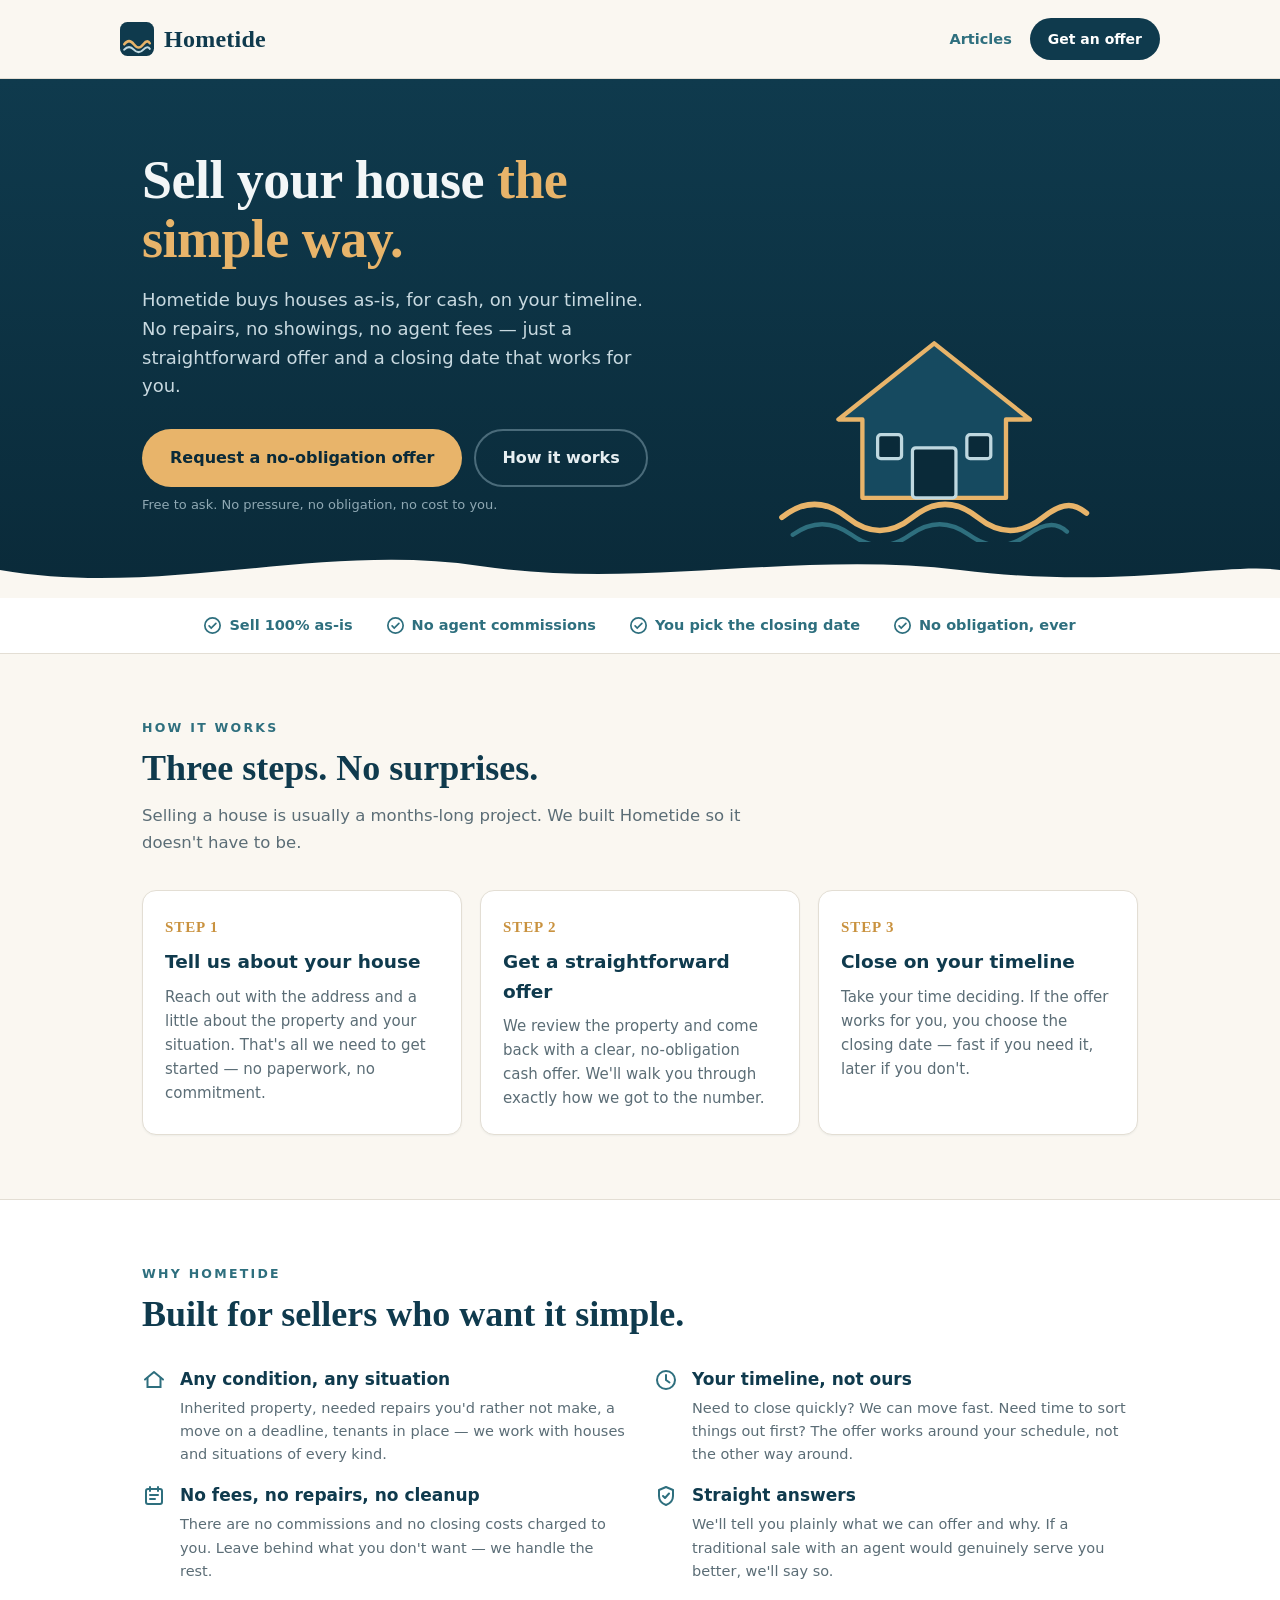
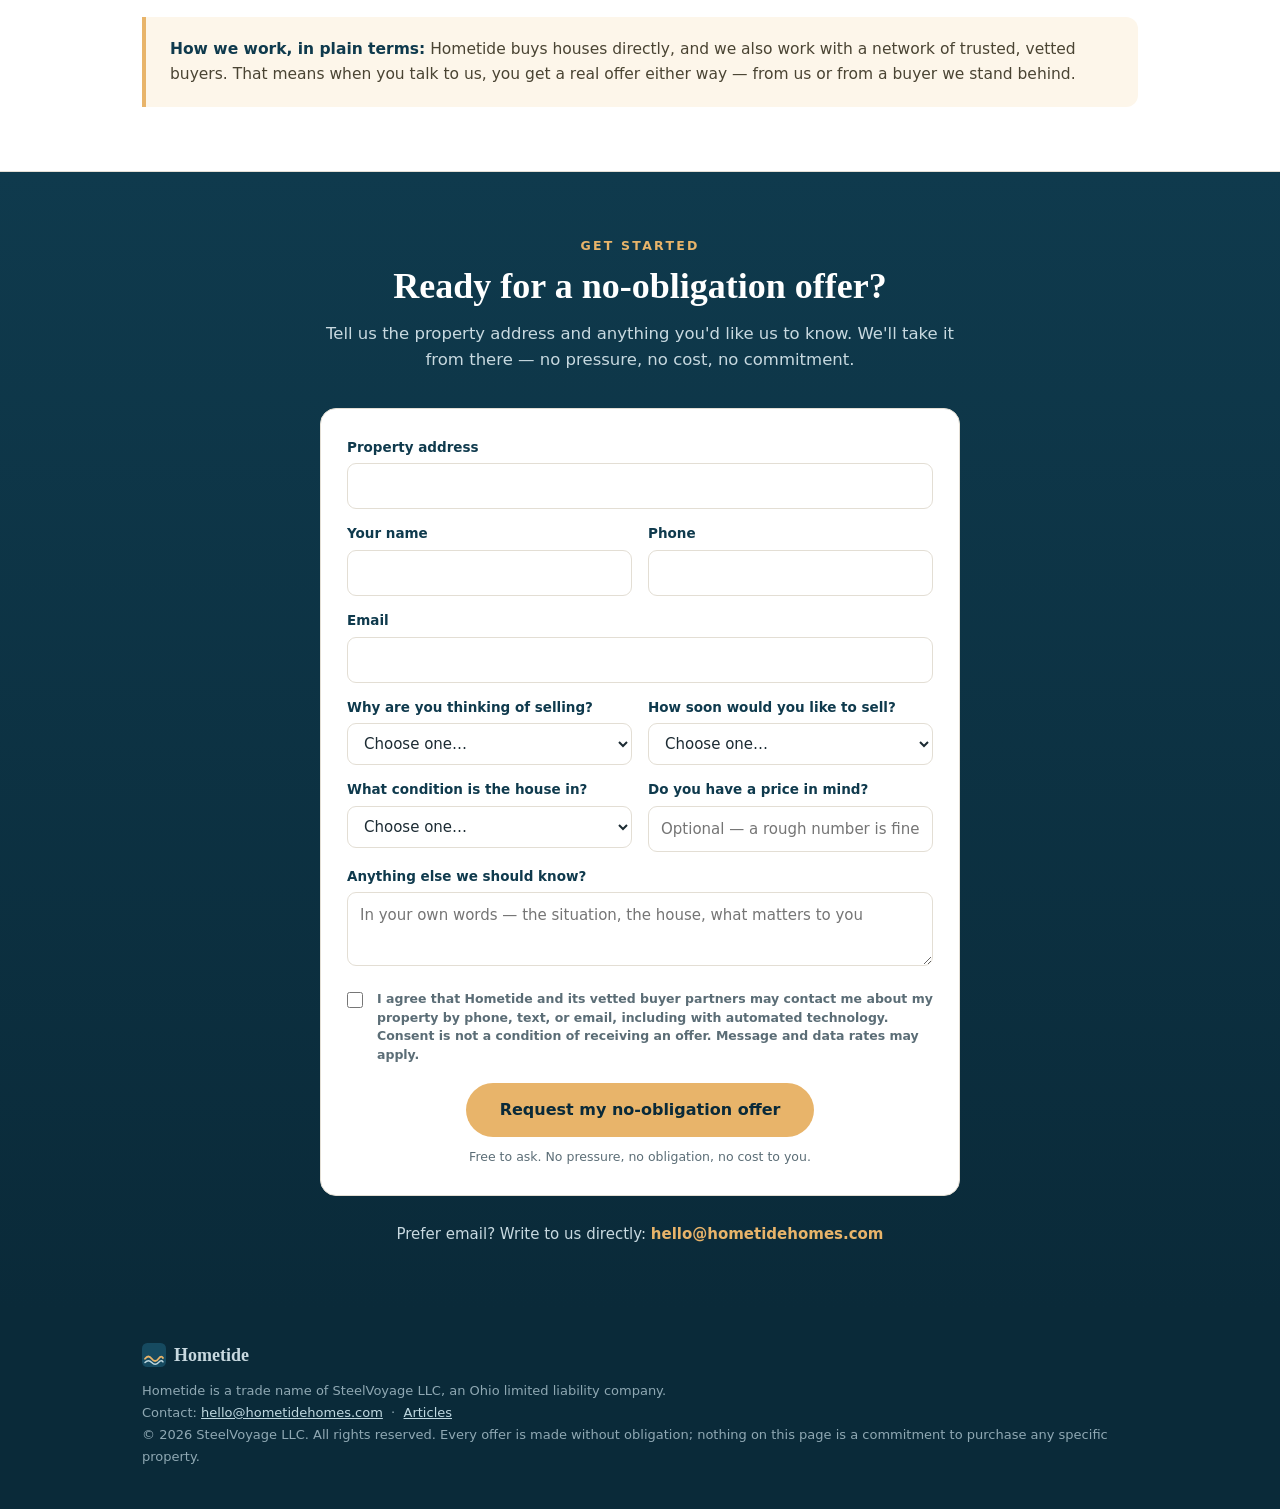
<file: index.html>
<!doctype html>
<html lang="en">
<head>
<meta charset="utf-8">
<meta name="viewport" content="width=device-width, initial-scale=1">
<meta name="facebook-domain-verification" content="tmj1knhku5plpbpzrgi9oh5hqhqlci" />
<title>Hometide — Sell Your House the Simple Way</title>
<script>
!function(f,b,e,v,n,t,s){if(f.fbq)return;n=f.fbq=function(){n.callMethod?
n.callMethod.apply(n,arguments):n.queue.push(arguments)};if(!f._fbq)f._fbq=n;
n.push=n;n.loaded=!0;n.version='2.0';n.queue=[];t=b.createElement(e);t.async=!0;
t.src=v;s=b.getElementsByTagName(e)[0];s.parentNode.insertBefore(t,s)}(window,
document,'script','https://connect.facebook.net/en_US/fbevents.js');
fbq('init','1367266238373716');
fbq('track','PageView');
</script>
<noscript><img height="1" width="1" style="display:none"
src="https://www.facebook.com/tr?id=1367266238373716&ev=PageView&noscript=1"></noscript>
<meta name="description" content="Hometide buys houses as-is, for cash, on your timeline. No repairs, no fees, no obligation. Get a straightforward offer on your home.">
<meta property="og:title" content="Hometide — Sell Your House the Simple Way">
<meta property="og:description" content="We buy houses as-is, for cash, on your timeline. No repairs, no fees, no obligation.">
<meta property="og:type" content="website">
<meta property="og:url" content="https://hometidehomes.com/">
<meta property="og:image" content="https://hometidehomes.com/assets/hometide-og.png">
<meta property="og:image:width" content="1200">
<meta property="og:image:height" content="630">
<meta name="twitter:card" content="summary_large_image">
<meta name="twitter:image" content="https://hometidehomes.com/assets/hometide-og.png">
<link rel="icon" href="data:image/svg+xml,%3Csvg xmlns='http://www.w3.org/2000/svg' viewBox='0 0 32 32'%3E%3Crect width='32' height='32' rx='7' fill='%230f3a4d'/%3E%3Cpath d='M4 21c3-4 6-4 9 0s6 4 9 0 5-3 6-1' stroke='%23e8b46a' stroke-width='2.4' fill='none' stroke-linecap='round'/%3E%3Cpath d='M4 26c3-3.2 6-3.2 9 0s6 3.2 9 0 5-2.4 6-.8' stroke='%23bfd8e0' stroke-width='2' fill='none' stroke-linecap='round'/%3E%3C/svg%3E">
<style>
  :root{
    --navy:#0f3a4d; --navy-deep:#0a2a39; --teal:#2e6f7e;
    --sand:#e8b46a; --sand-deep:#c9923f;
    --paper:#faf7f1; --card:#ffffff; --ink:#1c2b33; --muted:#5b6d76;
    --line:#e3ded4;
    --serif:"Iowan Old Style","Palatino Linotype",Palatino,Georgia,serif;
    --sans:system-ui,-apple-system,"Segoe UI",Roboto,Helvetica,Arial,sans-serif;
  }
  *{box-sizing:border-box;margin:0;padding:0}
  html{scroll-behavior:smooth}
  body{font-family:var(--sans);color:var(--ink);background:var(--paper);line-height:1.6;-webkit-font-smoothing:antialiased}
  .wrap{max-width:1040px;margin:0 auto;padding:0 22px}

  header{background:var(--paper);border-bottom:1px solid var(--line)}
  .nav{display:flex;align-items:center;justify-content:space-between;padding:18px 0}
  .brand{display:flex;align-items:center;gap:10px;text-decoration:none;color:var(--navy)}
  .brand svg{width:34px;height:34px;flex-shrink:0}
  .brand .name{font-family:var(--serif);font-weight:700;font-size:24px;letter-spacing:.01em}
  .nav .cta-sm{font-size:14px;font-weight:600;color:#fff;background:var(--navy);border-radius:999px;
    padding:10px 18px;text-decoration:none}
  .nav .cta-sm:hover{background:var(--teal)}

  .hero{background:linear-gradient(180deg,var(--navy) 0%,var(--navy-deep) 100%);color:#f2f6f7;
    padding:72px 0 0;overflow:hidden}
  .hero-grid{display:grid;grid-template-columns:1.15fr .85fr;gap:36px;align-items:center}
  @media(max-width:760px){.hero-grid{grid-template-columns:1fr}}
  .hero h1{font-family:var(--serif);font-size:clamp(34px,5.6vw,54px);line-height:1.08;font-weight:700;
    letter-spacing:-.01em}
  .hero h1 em{font-style:normal;color:var(--sand)}
  .hero p.lead{font-size:18px;color:#c8d9e0;margin-top:18px;max-width:46ch}
  .hero .ctas{display:flex;gap:12px;flex-wrap:wrap;margin:28px 0 8px}
  .btn{display:inline-block;font-weight:700;font-size:16px;border-radius:999px;padding:14px 26px;
    text-decoration:none;border:2px solid transparent}
  .btn.primary{background:var(--sand);color:var(--navy-deep)}
  .btn.primary:hover{background:var(--sand-deep)}
  .btn.ghost{border-color:#4a6b7a;color:#e6eef1}
  .btn.ghost:hover{border-color:var(--sand);color:var(--sand)}
  .hero .fine{font-size:13px;color:#8fa8b3;margin-bottom:26px}
  .hero-art{align-self:end;justify-self:center;width:min(340px,80%)}
  .wave-band{display:block;width:100%;height:56px}

  .ticks{background:var(--card);border-bottom:1px solid var(--line)}
  .ticks .wrap{display:flex;flex-wrap:wrap;gap:6px 34px;justify-content:center;padding:16px 22px}
  .tick{display:flex;align-items:center;gap:8px;font-size:14.5px;font-weight:600;color:var(--teal)}
  .tick svg{width:17px;height:17px;flex-shrink:0}

  section.block{padding:64px 0}
  .kicker{font-size:12.5px;font-weight:700;letter-spacing:.18em;text-transform:uppercase;color:var(--teal)}
  h2{font-family:var(--serif);font-size:clamp(26px,3.6vw,36px);line-height:1.15;margin:10px 0 14px;color:var(--navy)}
  .sub{color:var(--muted);max-width:62ch;font-size:16.5px}

  .steps{display:grid;grid-template-columns:repeat(3,1fr);gap:18px;margin-top:34px}
  @media(max-width:760px){.steps{grid-template-columns:1fr}}
  .step{background:var(--card);border:1px solid var(--line);border-radius:14px;padding:24px 22px;
    box-shadow:0 1px 2px rgba(15,58,77,.05)}
  .step .num{font-family:var(--serif);font-size:15px;font-weight:700;color:var(--sand-deep);
    letter-spacing:.06em}
  .step h3{font-size:18.5px;color:var(--navy);margin:8px 0 8px}
  .step p{font-size:15px;color:var(--muted)}

  .why{background:var(--card);border-top:1px solid var(--line);border-bottom:1px solid var(--line)}
  .why-grid{display:grid;grid-template-columns:repeat(2,1fr);gap:16px 28px;margin-top:30px}
  @media(max-width:700px){.why-grid{grid-template-columns:1fr}}
  .why-item{display:grid;grid-template-columns:26px 1fr;gap:12px;align-items:start}
  .why-item svg{width:24px;height:24px;margin-top:2px}
  .why-item h3{font-size:17px;color:var(--navy);margin-bottom:4px}
  .why-item p{font-size:14.5px;color:var(--muted)}

  .honest{border-left:4px solid var(--sand);background:#fdf6ea;border-radius:0 12px 12px 0;
    padding:20px 24px;margin-top:34px}
  .honest p{font-size:15.5px;color:#4a4433}
  .honest p b{color:var(--navy)}

  .contact{background:linear-gradient(180deg,var(--navy) 0%,var(--navy-deep) 100%);color:#f2f6f7;
    text-align:center}
  .contact h2{color:#fff}
  .contact .sub{margin:0 auto;color:#c8d9e0}
  .contact .ctas{margin-top:30px;display:flex;gap:12px;justify-content:center;flex-wrap:wrap}
  .contact .reach{margin-top:26px;font-size:15px;color:#c8d9e0}
  .contact .reach a{color:var(--sand);text-decoration:none;font-weight:600}
  .contact .reach a:hover{text-decoration:underline}

  .offer-form{max-width:640px;margin:34px auto 0;text-align:left;background:var(--card);
    border:1px solid var(--line);border-radius:16px;padding:28px 26px;color:var(--ink)}
  .offer-form .fgrid{display:grid;grid-template-columns:1fr 1fr;gap:14px 16px}
  @media(max-width:620px){.offer-form .fgrid{grid-template-columns:1fr}}
  .offer-form .full{grid-column:1 / -1}
  .offer-form label{display:block;font-size:13.5px;font-weight:700;color:var(--navy);margin-bottom:5px}
  .offer-form input,.offer-form select,.offer-form textarea{width:100%;font:inherit;font-size:15px;
    color:var(--ink);background:#fff;border:1px solid var(--line);border-radius:9px;padding:10px 12px}
  .offer-form textarea{min-height:74px;resize:vertical}
  .offer-form input:focus,.offer-form select:focus,.offer-form textarea:focus{outline:2px solid var(--teal);outline-offset:1px}
  .offer-form .consent{display:grid;grid-template-columns:20px 1fr;gap:10px;align-items:start;
    font-size:12.5px;color:var(--muted);margin-top:16px;line-height:1.5}
  .offer-form .consent input{width:16px;height:16px;margin-top:2px}
  .offer-form .fbtn{margin-top:18px;text-align:center}
  .offer-form .fbtn button{font:inherit;font-weight:700;font-size:16px;color:var(--navy-deep);
    background:var(--sand);border:none;border-radius:999px;padding:14px 34px;cursor:pointer}
  .offer-form .fbtn button:hover{background:var(--sand-deep)}
  .offer-form .fnote{font-size:12.5px;color:var(--muted);text-align:center;margin-top:10px}

  footer{background:var(--navy-deep);color:#8fa8b3;padding:30px 0 40px;font-size:13px;line-height:1.7}
  footer .fbrand{display:flex;align-items:center;gap:8px;color:#c8d9e0;font-family:var(--serif);
    font-weight:700;font-size:18px;margin-bottom:10px}
  footer .fbrand svg{width:24px;height:24px}
  footer a{color:#bfd8e0}
</style>
</head>
<body>

<header>
  <div class="wrap nav">
    <a class="brand" href="#">
      <svg viewBox="0 0 32 32" aria-hidden="true"><rect width="32" height="32" rx="7" fill="#0f3a4d"/><path d="M4 21c3-4 6-4 9 0s6 4 9 0 5-3 6-1" stroke="#e8b46a" stroke-width="2.4" fill="none" stroke-linecap="round"/><path d="M4 26c3-3.2 6-3.2 9 0s6 3.2 9 0 5-2.4 6-.8" stroke="#bfd8e0" stroke-width="2" fill="none" stroke-linecap="round"/></svg>
      <span class="name">Hometide</span>
    </a>
    <span style="display:flex;align-items:center;gap:18px">
      <a href="/articles/" style="font-size:14.5px;font-weight:600;color:var(--teal);text-decoration:none">Articles</a>
      <a class="cta-sm" href="#contact">Get an offer</a>
    </span>
  </div>
</header>

<div class="hero">
  <div class="wrap hero-grid">
    <div>
      <h1>Sell your house <em>the simple way.</em></h1>
      <p class="lead">Hometide buys houses as-is, for cash, on your timeline. No repairs, no showings, no agent fees — just a straightforward offer and a closing date that works for you.</p>
      <div class="ctas">
        <a class="btn primary" href="#contact">Request a no-obligation offer</a>
        <a class="btn ghost" href="#how">How it works</a>
      </div>
      <p class="fine">Free to ask. No pressure, no obligation, no cost to you.</p>
    </div>
    <svg class="hero-art" viewBox="0 0 300 220" aria-hidden="true">
      <path d="M150 38 L62 108 h22 v72 h132 v-72 h22 Z" fill="#164a60" stroke="#e8b46a" stroke-width="4" stroke-linejoin="round"/>
      <rect x="130" y="134" width="40" height="46" rx="3" fill="#0a2a39" stroke="#bfd8e0" stroke-width="3"/>
      <rect x="98" y="122" width="22" height="22" rx="3" fill="#0a2a39" stroke="#bfd8e0" stroke-width="3"/>
      <rect x="180" y="122" width="22" height="22" rx="3" fill="#0a2a39" stroke="#bfd8e0" stroke-width="3"/>
      <path d="M10 198c20-16 40-16 60 0s40 16 60 0 40-16 60 0 40 16 60 0 30-12 40-4" stroke="#e8b46a" stroke-width="5" fill="none" stroke-linecap="round"/>
      <path d="M20 214c18-13 36-13 54 0s36 13 54 0 36-13 54 0 36 13 54 0 28-10 36-3" stroke="#2e6f7e" stroke-width="4" fill="none" stroke-linecap="round"/>
    </svg>
  </div>
  <svg class="wave-band" viewBox="0 0 1200 56" preserveAspectRatio="none" aria-hidden="true">
    <path d="M0 28 C150 56 300 0 450 24 C600 48 750 8 900 28 C1050 48 1150 20 1200 28 L1200 56 L0 56 Z" fill="#faf7f1"/>
  </svg>
</div>

<div class="ticks">
  <div class="wrap">
    <span class="tick"><svg viewBox="0 0 20 20" fill="none"><circle cx="10" cy="10" r="9" stroke="#2e6f7e" stroke-width="2"/><path d="M6 10.5l2.5 2.5L14 7.5" stroke="#2e6f7e" stroke-width="2" stroke-linecap="round"/></svg>Sell 100% as-is</span>
    <span class="tick"><svg viewBox="0 0 20 20" fill="none"><circle cx="10" cy="10" r="9" stroke="#2e6f7e" stroke-width="2"/><path d="M6 10.5l2.5 2.5L14 7.5" stroke="#2e6f7e" stroke-width="2" stroke-linecap="round"/></svg>No agent commissions</span>
    <span class="tick"><svg viewBox="0 0 20 20" fill="none"><circle cx="10" cy="10" r="9" stroke="#2e6f7e" stroke-width="2"/><path d="M6 10.5l2.5 2.5L14 7.5" stroke="#2e6f7e" stroke-width="2" stroke-linecap="round"/></svg>You pick the closing date</span>
    <span class="tick"><svg viewBox="0 0 20 20" fill="none"><circle cx="10" cy="10" r="9" stroke="#2e6f7e" stroke-width="2"/><path d="M6 10.5l2.5 2.5L14 7.5" stroke="#2e6f7e" stroke-width="2" stroke-linecap="round"/></svg>No obligation, ever</span>
  </div>
</div>

<section class="block" id="how">
  <div class="wrap">
    <p class="kicker">How it works</p>
    <h2>Three steps. No surprises.</h2>
    <p class="sub">Selling a house is usually a months-long project. We built Hometide so it doesn't have to be.</p>
    <div class="steps">
      <div class="step">
        <p class="num">STEP 1</p>
        <h3>Tell us about your house</h3>
        <p>Reach out with the address and a little about the property and your situation. That's all we need to get started — no paperwork, no commitment.</p>
      </div>
      <div class="step">
        <p class="num">STEP 2</p>
        <h3>Get a straightforward offer</h3>
        <p>We review the property and come back with a clear, no-obligation cash offer. We'll walk you through exactly how we got to the number.</p>
      </div>
      <div class="step">
        <p class="num">STEP 3</p>
        <h3>Close on your timeline</h3>
        <p>Take your time deciding. If the offer works for you, you choose the closing date — fast if you need it, later if you don't.</p>
      </div>
    </div>
  </div>
</section>

<section class="block why">
  <div class="wrap">
    <p class="kicker">Why Hometide</p>
    <h2>Built for sellers who want it simple.</h2>
    <div class="why-grid">
      <div class="why-item">
        <svg viewBox="0 0 24 24" fill="none"><path d="M3 11.5 12 4l9 7.5" stroke="#2e6f7e" stroke-width="2" stroke-linecap="round" stroke-linejoin="round"/><path d="M5.5 10v9h13v-9" stroke="#2e6f7e" stroke-width="2" stroke-linecap="round"/></svg>
        <div><h3>Any condition, any situation</h3>
        <p>Inherited property, needed repairs you'd rather not make, a move on a deadline, tenants in place — we work with houses and situations of every kind.</p></div>
      </div>
      <div class="why-item">
        <svg viewBox="0 0 24 24" fill="none"><circle cx="12" cy="12" r="9" stroke="#2e6f7e" stroke-width="2"/><path d="M12 7v5l3.5 2.5" stroke="#2e6f7e" stroke-width="2" stroke-linecap="round"/></svg>
        <div><h3>Your timeline, not ours</h3>
        <p>Need to close quickly? We can move fast. Need time to sort things out first? The offer works around your schedule, not the other way around.</p></div>
      </div>
      <div class="why-item">
        <svg viewBox="0 0 24 24" fill="none"><rect x="4" y="5" width="16" height="15" rx="2" stroke="#2e6f7e" stroke-width="2"/><path d="M8 3v4M16 3v4M8 11h8M8 15h5" stroke="#2e6f7e" stroke-width="2" stroke-linecap="round"/></svg>
        <div><h3>No fees, no repairs, no cleanup</h3>
        <p>There are no commissions and no closing costs charged to you. Leave behind what you don't want — we handle the rest.</p></div>
      </div>
      <div class="why-item">
        <svg viewBox="0 0 24 24" fill="none"><path d="M12 3l7 3v6c0 4.5-3 7.5-7 9-4-1.5-7-4.5-7-9V6l7-3Z" stroke="#2e6f7e" stroke-width="2" stroke-linejoin="round"/><path d="M9 12l2 2 4-4.5" stroke="#2e6f7e" stroke-width="2" stroke-linecap="round" stroke-linejoin="round"/></svg>
        <div><h3>Straight answers</h3>
        <p>We'll tell you plainly what we can offer and why. If a traditional sale with an agent would genuinely serve you better, we'll say so.</p></div>
      </div>
    </div>
    <div class="honest">
      <p><b>How we work, in plain terms:</b> Hometide buys houses directly, and we also work with a network of trusted, vetted buyers. That means when you talk to us, you get a real offer either way — from us or from a buyer we stand behind.</p>
    </div>
  </div>
</section>

<section class="block contact" id="contact">
  <div class="wrap">
    <p class="kicker" style="color:var(--sand)">Get started</p>
    <h2>Ready for a no-obligation offer?</h2>
    <p class="sub">Tell us the property address and anything you'd like us to know. We'll take it from there — no pressure, no cost, no commitment.</p>
    <form class="offer-form" id="offer-form">
      <div class="fgrid">
        <div class="full">
          <label for="f-address">Property address</label>
          <input id="f-address" name="address" autocomplete="street-address" required>
        </div>
        <div>
          <label for="f-name">Your name</label>
          <input id="f-name" name="name" autocomplete="name" required>
        </div>
        <div>
          <label for="f-phone">Phone</label>
          <input id="f-phone" name="phone" type="tel" autocomplete="tel" required>
        </div>
        <div class="full">
          <label for="f-email">Email</label>
          <input id="f-email" name="email" type="email" autocomplete="email">
        </div>
        <div>
          <label for="f-why">Why are you thinking of selling?</label>
          <select id="f-why" name="reason" required>
            <option value="" selected disabled>Choose one…</option>
            <option>Inherited the property</option>
            <option>Relocating / moving</option>
            <option>Repairs are more than I want to take on</option>
            <option>Behind on payments</option>
            <option>Tired of being a landlord</option>
            <option>Divorce or family change</option>
            <option>Just exploring my options</option>
            <option>Something else</option>
          </select>
        </div>
        <div>
          <label for="f-when">How soon would you like to sell?</label>
          <select id="f-when" name="timeline" required>
            <option value="" selected disabled>Choose one…</option>
            <option>As soon as possible</option>
            <option>Within 1–3 months</option>
            <option>3–6 months</option>
            <option>6+ months / no rush</option>
          </select>
        </div>
        <div>
          <label for="f-cond">What condition is the house in?</label>
          <select id="f-cond" name="condition" required>
            <option value="" selected disabled>Choose one…</option>
            <option>Move-in ready</option>
            <option>Needs minor work</option>
            <option>Needs major repairs</option>
            <option>Not livable as-is</option>
          </select>
        </div>
        <div>
          <label for="f-price">Do you have a price in mind?</label>
          <input id="f-price" name="asking_price" inputmode="numeric" placeholder="Optional — a rough number is fine">
        </div>
        <div class="full">
          <label for="f-more">Anything else we should know?</label>
          <textarea id="f-more" name="details" required placeholder="In your own words — the situation, the house, what matters to you"></textarea>
        </div>
      </div>
      <label class="consent">
        <input type="checkbox" name="consent" required>
        <span>I agree that Hometide and its vetted buyer partners may contact me about my property by phone, text, or email, including with automated technology. Consent is not a condition of receiving an offer. Message and data rates may apply.</span>
      </label>
      <div aria-hidden="true" style="position:absolute;left:-9999px;width:1px;height:1px;overflow:hidden"><label for="f-website">Leave this empty</label><input id="f-website" name="website" tabindex="-1" autocomplete="off"></div>
      <div class="fbtn"><button type="submit">Request my no-obligation offer</button></div>
      <p class="fnote">Free to ask. No pressure, no obligation, no cost to you.</p>
    </form>
    <p class="reach">Prefer email? Write to us directly: <a href="mailto:hello@hometidehomes.com">hello@hometidehomes.com</a></p>
  </div>
</section>

<footer>
  <div class="wrap">
    <div class="fbrand">
      <svg viewBox="0 0 32 32" aria-hidden="true"><rect width="32" height="32" rx="7" fill="#164a60"/><path d="M4 21c3-4 6-4 9 0s6 4 9 0 5-3 6-1" stroke="#e8b46a" stroke-width="2.4" fill="none" stroke-linecap="round"/><path d="M4 26c3-3.2 6-3.2 9 0s6 3.2 9 0 5-2.4 6-.8" stroke="#bfd8e0" stroke-width="2" fill="none" stroke-linecap="round"/></svg>
      Hometide
    </div>
    <p>Hometide is a trade name of SteelVoyage LLC, an Ohio limited liability company.</p>
    <p>Contact: <a href="mailto:hello@hometidehomes.com">hello@hometidehomes.com</a> &nbsp;&middot;&nbsp; <a href="/articles/">Articles</a></p>
    <p>&copy; 2026 SteelVoyage LLC. All rights reserved. Every offer is made without obligation; nothing on this page is a commitment to purchase any specific property.</p>
  </div>
</footer>

<script>
// Submissions post to the "Hometide seller form" Google Apps Script web app
// (deployed under contact@steelvoyage.com, same setup as the WarmKnock buyer form),
// which emails each lead to the SteelVoyage inbox. It replaced the lapsed Zapier relay.
// If the endpoint is not set or the post fails for any reason, fall back to a
// pre-filled email so no lead is ever lost.
var HT_ENDPOINT="https://script.google.com/macros/s/AKfycbyjptbGrpVCxMuYjpvqfmNL2yzQp3K4YjZd8Edcl7op6MzRiqWURepkRcNpp0jFVXrosw/exec";
document.getElementById("offer-form").addEventListener("submit",function(e){
  e.preventDefault();
  var f=e.target;
  if(!f.reportValidity()) return;
  var d=new FormData(f);
  var name=(d.get("name")||"").trim(), sp=name.indexOf(" ");
  var first=sp>0?name.slice(0,sp):name, last=sp>0?name.slice(sp+1):"-";
  var tf={"As soon as possible":"ASAP","Within 1–3 months":"1-3 Months","3–6 months":"3-6 Months","6+ months / no rush":"6+ Months"}[d.get("timeline")]||"";
  var price=parseFloat(String(d.get("asking_price")||"").replace(/[^0-9.]/g,""))||0;
  var btn=f.querySelector("button[type=submit]"); btn.disabled=true; btn.textContent="Sending…";
  var mailFallback=function(){
    var body="Property address: "+d.get("address")+"\nName: "+name+"\nPhone: "+d.get("phone")+
      "\nEmail: "+(d.get("email")||"")+"\nWhy selling: "+d.get("reason")+"\nHow soon: "+d.get("timeline")+
      "\nCondition: "+d.get("condition")+"\nPrice in mind: "+(d.get("asking_price")||"")+
      "\nAnything else: "+d.get("details")+"\nConsent to contact: yes";
    location.href="mailto:hello@hometidehomes.com?subject="+encodeURIComponent("Offer request: "+d.get("address"))+
      "&body="+encodeURIComponent(body);
    btn.disabled=false; btn.textContent="Request my no-obligation offer";
  };
  if(HT_ENDPOINT.indexOf("https://script.google.com/")!==0){ mailFallback(); return; }
  fetch(HT_ENDPOINT,{
    method:"POST",
    // No Content-Type header on purpose: a plain POST is a "simple" CORS request and
    // skips the preflight, which the Apps Script endpoint does not answer.
    body:JSON.stringify({
      FirstName:first,LastName:last,Phone:d.get("phone"),Email:d.get("email")||"",
      Address:d.get("address"),
      TransactionType:"Sell",Timeframe:tf,AskingPrice:price,
      Features:"Why selling: "+d.get("reason")+" | Condition: "+d.get("condition")+" | Price in mind: "+(d.get("asking_price")||"none given")+" | In their words: "+d.get("details"),
      TCPAContactConsent:"Agreed on hometidehomes.com: contact by phone/text/email incl. automated technology; consent not a condition of offer.",
      LandingPageURL:location.href,
      website:d.get("website")||""
    })
  }).then(function(r){return r.json();}).then(function(j){
    if(j&&j.status==="success"){
      if(window.fbq){fbq('track','Lead');}
      f.innerHTML='<p style="font-size:17px;text-align:center;padding:30px 10px"><b>Got it — thank you.</b><br>We’ll review your property and reach out shortly with next steps.</p>';
    } else { mailFallback(); }
  }).catch(mailFallback);
});
</script>
</body>
</html>
</file>
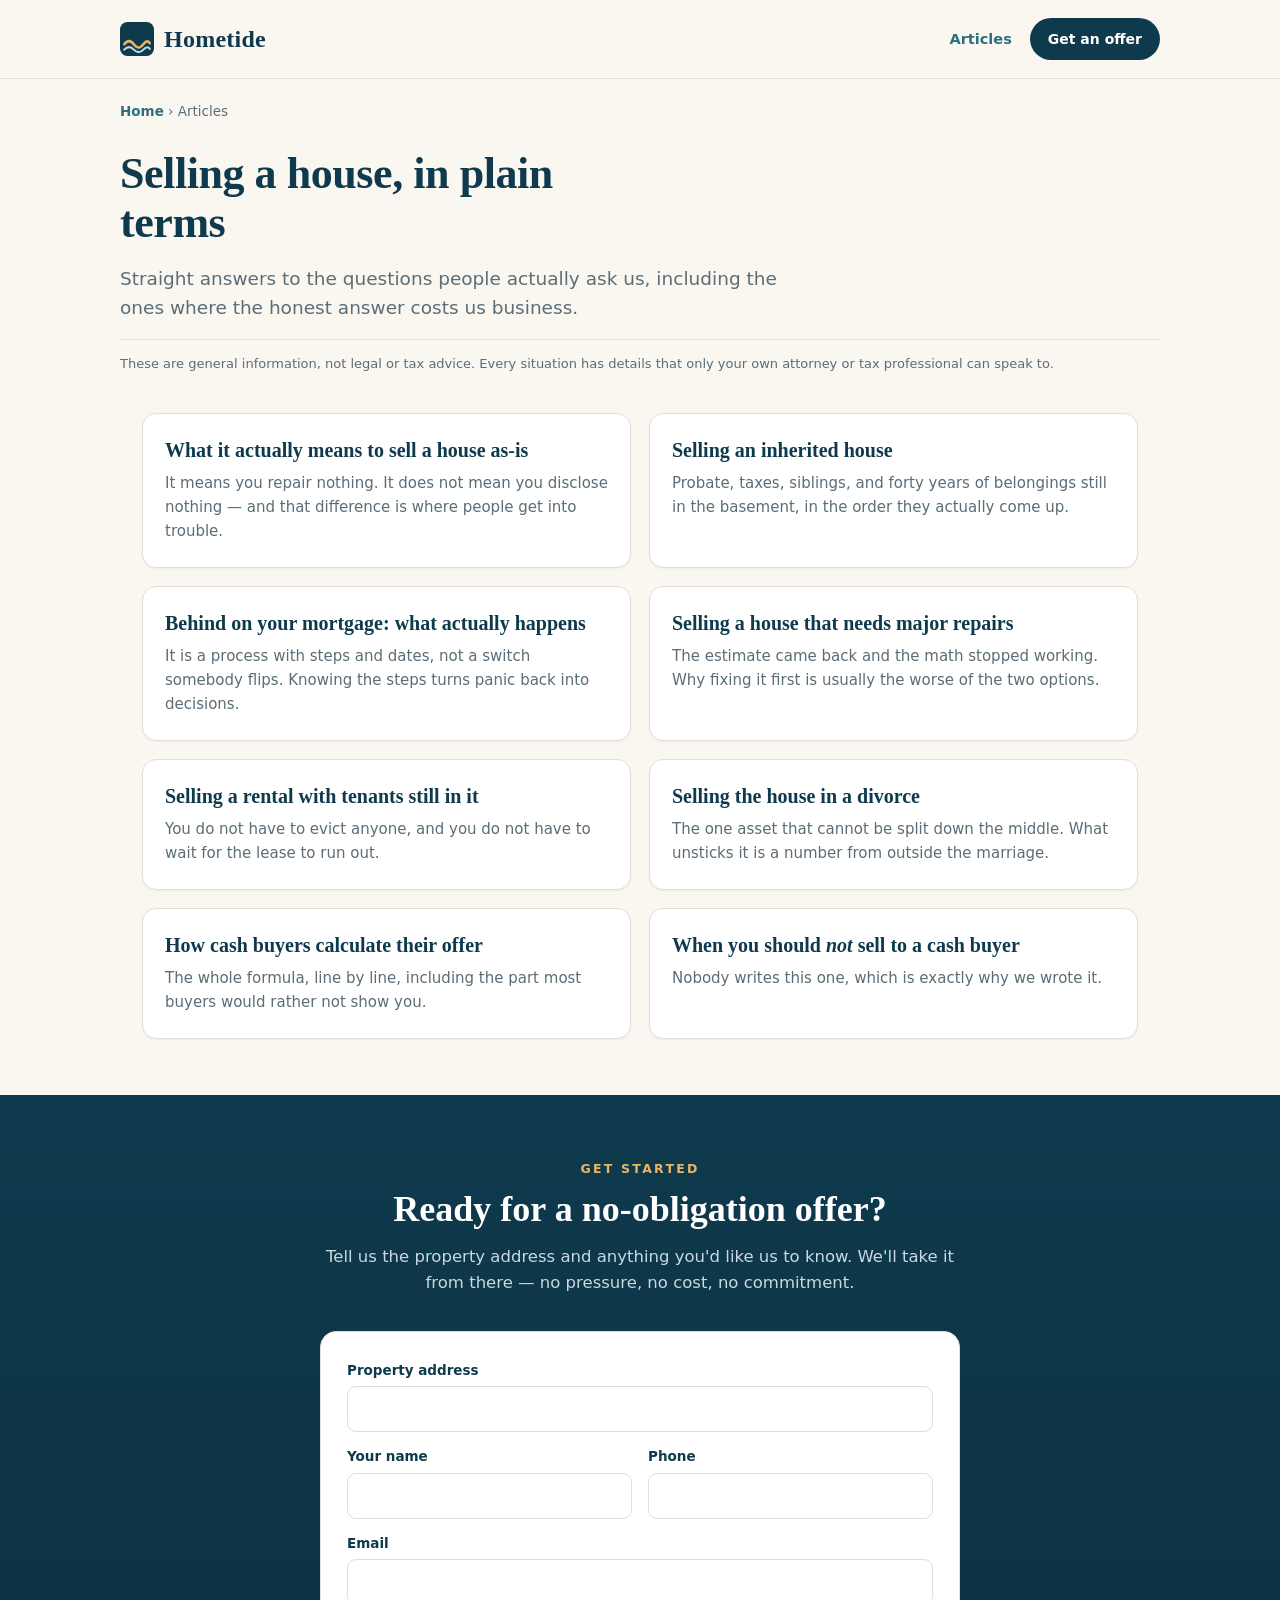
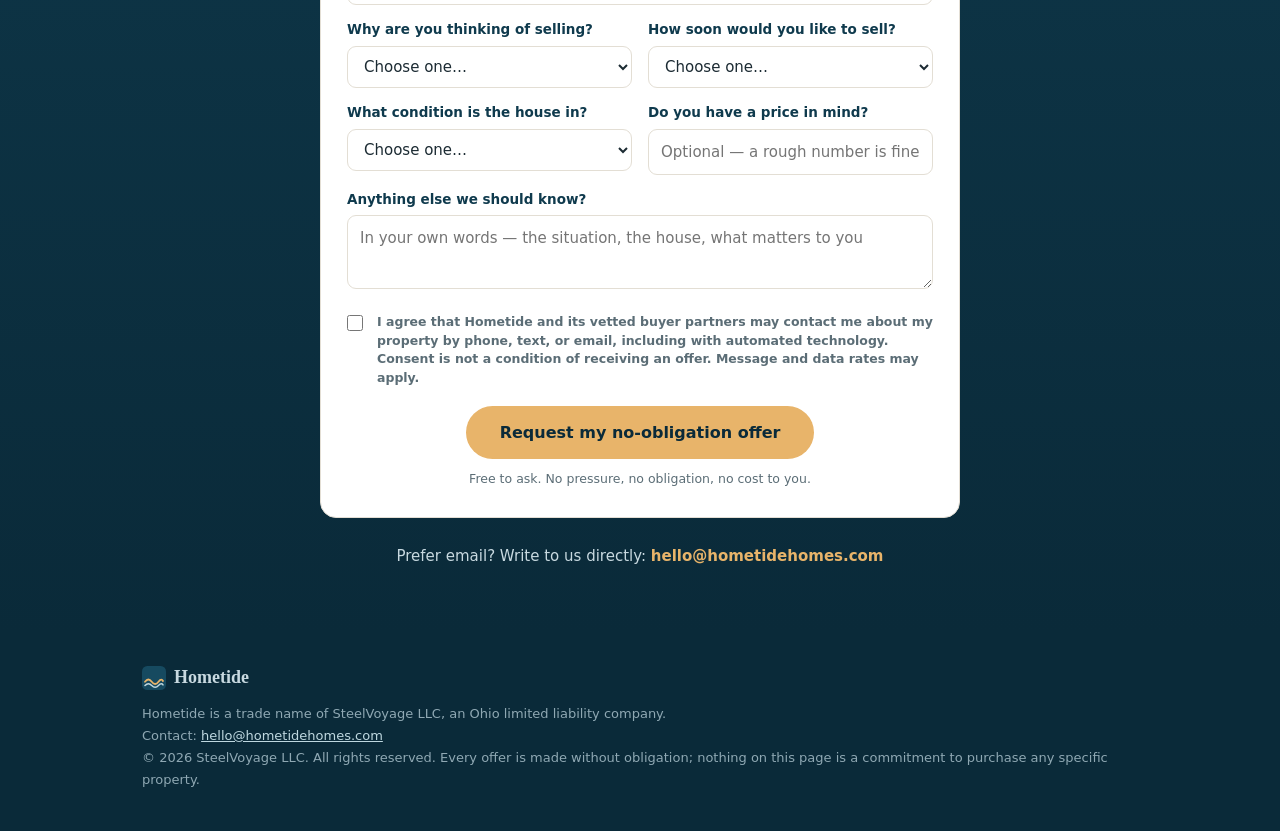
<file: articles/index.html>
<!doctype html>
<html lang="en">
<head>
<meta charset="utf-8">
<meta name="viewport" content="width=device-width, initial-scale=1">
<title>Articles — Selling Your House, in Plain Terms | Hometide</title>
<script>
!function(f,b,e,v,n,t,s){if(f.fbq)return;n=f.fbq=function(){n.callMethod?
n.callMethod.apply(n,arguments):n.queue.push(arguments)};if(!f._fbq)f._fbq=n;
n.push=n;n.loaded=!0;n.version='2.0';n.queue=[];t=b.createElement(e);t.async=!0;
t.src=v;s=b.getElementsByTagName(e)[0];s.parentNode.insertBefore(t,s)}(window,
document,'script','https://connect.facebook.net/en_US/fbevents.js');
fbq('init','1367266238373716');
fbq('track','PageView');
</script>
<noscript><img height="1" width="1" style="display:none"
src="https://www.facebook.com/tr?id=1367266238373716&ev=PageView&noscript=1"></noscript>
<meta name="description" content="Plain-language guides to selling a house as-is: probate and inherited property, falling behind on a mortgage, major repairs, tenants, divorce, and how cash offers are actually calculated.">
<meta property="og:title" content="Articles — Selling Your House, in Plain Terms | Hometide">
<meta property="og:description" content="Plain-language guides to selling a house as-is, with no sales pitch attached.">
<meta property="og:type" content="website">
<meta property="og:url" content="https://hometidehomes.com/articles/">
<meta property="og:image" content="https://hometidehomes.com/assets/hometide-og.png">
<meta property="og:image:width" content="1200">
<meta property="og:image:height" content="630">
<meta name="twitter:card" content="summary_large_image">
<meta name="twitter:image" content="https://hometidehomes.com/assets/hometide-og.png">
<link rel="canonical" href="https://hometidehomes.com/articles/">
<link rel="icon" href="data:image/svg+xml,%3Csvg xmlns='http://www.w3.org/2000/svg' viewBox='0 0 32 32'%3E%3Crect width='32' height='32' rx='7' fill='%230f3a4d'/%3E%3Cpath d='M4 21c3-4 6-4 9 0s6 4 9 0 5-3 6-1' stroke='%23e8b46a' stroke-width='2.4' fill='none' stroke-linecap='round'/%3E%3Cpath d='M4 26c3-3.2 6-3.2 9 0s6 3.2 9 0 5-2.4 6-.8' stroke='%23bfd8e0' stroke-width='2' fill='none' stroke-linecap='round'/%3E%3C/svg%3E">
<style>
  :root{
    --navy:#0f3a4d; --navy-deep:#0a2a39; --teal:#2e6f7e;
    --sand:#e8b46a; --sand-deep:#c9923f;
    --paper:#faf7f1; --card:#ffffff; --ink:#1c2b33; --muted:#5b6d76;
    --line:#e3ded4;
    --serif:"Iowan Old Style","Palatino Linotype",Palatino,Georgia,serif;
    --sans:system-ui,-apple-system,"Segoe UI",Roboto,Helvetica,Arial,sans-serif;
  }
  *{box-sizing:border-box;margin:0;padding:0}
  html{scroll-behavior:smooth}
  body{font-family:var(--sans);color:var(--ink);background:var(--paper);line-height:1.6;-webkit-font-smoothing:antialiased}
  .wrap{max-width:1040px;margin:0 auto;padding:0 22px}

  header{background:var(--paper);border-bottom:1px solid var(--line)}
  .nav{display:flex;align-items:center;justify-content:space-between;padding:18px 0}
  .brand{display:flex;align-items:center;gap:10px;text-decoration:none;color:var(--navy)}
  .brand svg{width:34px;height:34px;flex-shrink:0}
  .brand .name{font-family:var(--serif);font-weight:700;font-size:24px;letter-spacing:.01em}
  .nav .cta-sm{font-size:14px;font-weight:600;color:#fff;background:var(--navy);border-radius:999px;
    padding:10px 18px;text-decoration:none}
  .nav .cta-sm:hover{background:var(--teal)}

  .hero{background:linear-gradient(180deg,var(--navy) 0%,var(--navy-deep) 100%);color:#f2f6f7;
    padding:72px 0 0;overflow:hidden}
  .hero-grid{display:grid;grid-template-columns:1.15fr .85fr;gap:36px;align-items:center}
  @media(max-width:760px){.hero-grid{grid-template-columns:1fr}}
  .hero h1{font-family:var(--serif);font-size:clamp(34px,5.6vw,54px);line-height:1.08;font-weight:700;
    letter-spacing:-.01em}
  .hero h1 em{font-style:normal;color:var(--sand)}
  .hero p.lead{font-size:18px;color:#c8d9e0;margin-top:18px;max-width:46ch}
  .hero .ctas{display:flex;gap:12px;flex-wrap:wrap;margin:28px 0 8px}
  .btn{display:inline-block;font-weight:700;font-size:16px;border-radius:999px;padding:14px 26px;
    text-decoration:none;border:2px solid transparent}
  .btn.primary{background:var(--sand);color:var(--navy-deep)}
  .btn.primary:hover{background:var(--sand-deep)}
  .btn.ghost{border-color:#4a6b7a;color:#e6eef1}
  .btn.ghost:hover{border-color:var(--sand);color:var(--sand)}
  .hero .fine{font-size:13px;color:#8fa8b3;margin-bottom:26px}
  .hero-art{align-self:end;justify-self:center;width:min(340px,80%)}
  .wave-band{display:block;width:100%;height:56px}

  .ticks{background:var(--card);border-bottom:1px solid var(--line)}
  .ticks .wrap{display:flex;flex-wrap:wrap;gap:6px 34px;justify-content:center;padding:16px 22px}
  .tick{display:flex;align-items:center;gap:8px;font-size:14.5px;font-weight:600;color:var(--teal)}
  .tick svg{width:17px;height:17px;flex-shrink:0}

  section.block{padding:64px 0}
  .kicker{font-size:12.5px;font-weight:700;letter-spacing:.18em;text-transform:uppercase;color:var(--teal)}
  h2{font-family:var(--serif);font-size:clamp(26px,3.6vw,36px);line-height:1.15;margin:10px 0 14px;color:var(--navy)}
  .sub{color:var(--muted);max-width:62ch;font-size:16.5px}

  .steps{display:grid;grid-template-columns:repeat(3,1fr);gap:18px;margin-top:34px}
  @media(max-width:760px){.steps{grid-template-columns:1fr}}
  .step{background:var(--card);border:1px solid var(--line);border-radius:14px;padding:24px 22px;
    box-shadow:0 1px 2px rgba(15,58,77,.05)}
  .step .num{font-family:var(--serif);font-size:15px;font-weight:700;color:var(--sand-deep);
    letter-spacing:.06em}
  .step h3{font-size:18.5px;color:var(--navy);margin:8px 0 8px}
  .step p{font-size:15px;color:var(--muted)}

  .why{background:var(--card);border-top:1px solid var(--line);border-bottom:1px solid var(--line)}
  .why-grid{display:grid;grid-template-columns:repeat(2,1fr);gap:16px 28px;margin-top:30px}
  @media(max-width:700px){.why-grid{grid-template-columns:1fr}}
  .why-item{display:grid;grid-template-columns:26px 1fr;gap:12px;align-items:start}
  .why-item svg{width:24px;height:24px;margin-top:2px}
  .why-item h3{font-size:17px;color:var(--navy);margin-bottom:4px}
  .why-item p{font-size:14.5px;color:var(--muted)}

  .honest{border-left:4px solid var(--sand);background:#fdf6ea;border-radius:0 12px 12px 0;
    padding:20px 24px;margin-top:34px}
  .honest p{font-size:15.5px;color:#4a4433}
  .honest p b{color:var(--navy)}

  .contact{background:linear-gradient(180deg,var(--navy) 0%,var(--navy-deep) 100%);color:#f2f6f7;
    text-align:center}
  .contact h2{color:#fff}
  .contact .sub{margin:0 auto;color:#c8d9e0}
  .contact .ctas{margin-top:30px;display:flex;gap:12px;justify-content:center;flex-wrap:wrap}
  .contact .reach{margin-top:26px;font-size:15px;color:#c8d9e0}
  .contact .reach a{color:var(--sand);text-decoration:none;font-weight:600}
  .contact .reach a:hover{text-decoration:underline}

  .offer-form{max-width:640px;margin:34px auto 0;text-align:left;background:var(--card);
    border:1px solid var(--line);border-radius:16px;padding:28px 26px;color:var(--ink)}
  .offer-form .fgrid{display:grid;grid-template-columns:1fr 1fr;gap:14px 16px}
  @media(max-width:620px){.offer-form .fgrid{grid-template-columns:1fr}}
  .offer-form .full{grid-column:1 / -1}
  .offer-form label{display:block;font-size:13.5px;font-weight:700;color:var(--navy);margin-bottom:5px}
  .offer-form input,.offer-form select,.offer-form textarea{width:100%;font:inherit;font-size:15px;
    color:var(--ink);background:#fff;border:1px solid var(--line);border-radius:9px;padding:10px 12px}
  .offer-form textarea{min-height:74px;resize:vertical}
  .offer-form input:focus,.offer-form select:focus,.offer-form textarea:focus{outline:2px solid var(--teal);outline-offset:1px}
  .offer-form .consent{display:grid;grid-template-columns:20px 1fr;gap:10px;align-items:start;
    font-size:12.5px;color:var(--muted);margin-top:16px;line-height:1.5}
  .offer-form .consent input{width:16px;height:16px;margin-top:2px}
  .offer-form .fbtn{margin-top:18px;text-align:center}
  .offer-form .fbtn button{font:inherit;font-weight:700;font-size:16px;color:var(--navy-deep);
    background:var(--sand);border:none;border-radius:999px;padding:14px 34px;cursor:pointer}
  .offer-form .fbtn button:hover{background:var(--sand-deep)}
  .offer-form .fnote{font-size:12.5px;color:var(--muted);text-align:center;margin-top:10px}

  footer{background:var(--navy-deep);color:#8fa8b3;padding:30px 0 40px;font-size:13px;line-height:1.7}
  footer .fbrand{display:flex;align-items:center;gap:8px;color:#c8d9e0;font-family:var(--serif);
    font-weight:700;font-size:18px;margin-bottom:10px}
  footer .fbrand svg{width:24px;height:24px}
  footer a{color:#bfd8e0}
/* ---- article pages (added 2026-08-28) ---- */
.crumb{font-size:13.5px;color:var(--muted);padding:22px 0 0}
.crumb a{color:var(--teal);text-decoration:none;font-weight:600}
.crumb a:hover{text-decoration:underline}
.ahead{padding:26px 0 6px}
.ahead h1{font-family:var(--serif);font-size:clamp(29px,4.4vw,44px);line-height:1.12;color:var(--navy);
  font-weight:700;letter-spacing:-.01em;max-width:22ch}
.ahead .standfirst{font-size:18.5px;color:var(--muted);margin-top:16px;max-width:60ch}
.ahead .meta{font-size:13px;color:var(--muted);margin-top:16px;border-top:1px solid var(--line);padding-top:14px}
.article{padding:6px 0 56px}
.article .body{max-width:66ch}
.article .body h2{font-size:clamp(23px,3vw,30px);margin:38px 0 12px}
.article .body h3{font-family:var(--serif);font-size:21px;color:var(--navy);margin:28px 0 8px}
.article .body p{font-size:17px;margin-bottom:16px}
.article .body ul,.article .body ol{margin:0 0 18px 22px}
.article .body li{font-size:17px;margin-bottom:9px}
.article .body strong{color:var(--navy)}
.pull{border-left:4px solid var(--sand);background:#fdf6ea;border-radius:0 12px 12px 0;
  padding:18px 22px;margin:26px 0;font-size:16.5px;color:#4a4433}
.pull b{color:var(--navy)}
.note{background:var(--card);border:1px solid var(--line);border-radius:12px;padding:18px 20px;
  margin:26px 0;font-size:15px;color:var(--muted)}
.note b{color:var(--navy)}
.midcta{background:var(--card);border:1px solid var(--line);border-radius:14px;padding:22px 24px;
  margin:30px 0;box-shadow:0 1px 2px rgba(15,58,77,.05)}
.midcta p{font-size:16px;margin-bottom:14px}
.midcta a{display:inline-block;font-weight:700;font-size:15px;color:var(--navy-deep);background:var(--sand);
  border-radius:999px;padding:11px 22px;text-decoration:none}
.midcta a:hover{background:var(--sand-deep)}
.related{border-top:1px solid var(--line);margin-top:40px;padding-top:26px}
.related h2{font-size:22px;margin-bottom:14px}
.related ul{list-style:none;margin:0}
.related li{margin-bottom:10px}
.related a{color:var(--teal);text-decoration:none;font-weight:600;font-size:16px}
.related a:hover{text-decoration:underline}
.idx-grid{display:grid;grid-template-columns:repeat(2,1fr);gap:18px;margin-top:32px}
@media(max-width:760px){.idx-grid{grid-template-columns:1fr}}
.idx-card{background:var(--card);border:1px solid var(--line);border-radius:14px;padding:24px 22px;
  box-shadow:0 1px 2px rgba(15,58,77,.05);display:block;text-decoration:none;color:inherit}
.idx-card:hover{border-color:var(--teal)}
.idx-card h3{font-family:var(--serif);font-size:20px;color:var(--navy);margin-bottom:8px;line-height:1.25}
.idx-card p{font-size:15px;color:var(--muted)}

</style>
</head>
<body>

<header>
  <div class="wrap nav">
    <a class="brand" href="/">
      <svg viewBox="0 0 32 32" aria-hidden="true"><rect width="32" height="32" rx="7" fill="#0f3a4d"/><path d="M4 21c3-4 6-4 9 0s6 4 9 0 5-3 6-1" stroke="#e8b46a" stroke-width="2.4" fill="none" stroke-linecap="round"/><path d="M4 26c3-3.2 6-3.2 9 0s6 3.2 9 0 5-2.4 6-.8" stroke="#bfd8e0" stroke-width="2" fill="none" stroke-linecap="round"/></svg>
      <span class="name">Hometide</span>
    </a>
    <span style="display:flex;align-items:center;gap:18px">
      <a href="/articles/" style="font-size:14.5px;font-weight:600;color:var(--teal);text-decoration:none">Articles</a>
      <a class="cta-sm" href="#contact">Get an offer</a>
    </span>
  </div>
</header>

<div class="wrap crumb"><a href="/">Home</a> &rsaquo; Articles</div>

<div class="wrap ahead">
  <h1>Selling a house, in plain terms</h1>
  <p class="standfirst">Straight answers to the questions people actually ask us, including the ones where the honest answer costs us business.</p>
  <p class="meta">These are general information, not legal or tax advice. Every situation has details that only your own attorney or tax professional can speak to.</p>
</div>

<div class="wrap" style="padding-bottom:56px">
  <div class="idx-grid">
    <a class="idx-card" href="sell-house-as-is.html">
      <h3>What it actually means to sell a house as-is</h3>
      <p>It means you repair nothing. It does not mean you disclose nothing — and that difference is where people get into trouble.</p>
    </a>
    <a class="idx-card" href="sell-inherited-house.html">
      <h3>Selling an inherited house</h3>
      <p>Probate, taxes, siblings, and forty years of belongings still in the basement, in the order they actually come up.</p>
    </a>
    <a class="idx-card" href="behind-on-mortgage.html">
      <h3>Behind on your mortgage: what actually happens</h3>
      <p>It is a process with steps and dates, not a switch somebody flips. Knowing the steps turns panic back into decisions.</p>
    </a>
    <a class="idx-card" href="sell-house-needs-major-repairs.html">
      <h3>Selling a house that needs major repairs</h3>
      <p>The estimate came back and the math stopped working. Why fixing it first is usually the worse of the two options.</p>
    </a>
    <a class="idx-card" href="sell-rental-with-tenants.html">
      <h3>Selling a rental with tenants still in it</h3>
      <p>You do not have to evict anyone, and you do not have to wait for the lease to run out.</p>
    </a>
    <a class="idx-card" href="sell-house-during-divorce.html">
      <h3>Selling the house in a divorce</h3>
      <p>The one asset that cannot be split down the middle. What unsticks it is a number from outside the marriage.</p>
    </a>
    <a class="idx-card" href="cash-offer-arithmetic.html">
      <h3>How cash buyers calculate their offer</h3>
      <p>The whole formula, line by line, including the part most buyers would rather not show you.</p>
    </a>
    <a class="idx-card" href="when-not-to-sell-to-a-cash-buyer.html">
      <h3>When you should <em>not</em> sell to a cash buyer</h3>
      <p>Nobody writes this one, which is exactly why we wrote it.</p>
    </a>
  </div>
</div>

<section class="block contact" id="contact">
  <div class="wrap">
    <p class="kicker" style="color:var(--sand)">Get started</p>
    <h2>Ready for a no-obligation offer?</h2>
    <p class="sub">Tell us the property address and anything you'd like us to know. We'll take it from there — no pressure, no cost, no commitment.</p>
    <form class="offer-form" id="offer-form">
      <div class="fgrid">
        <div class="full">
          <label for="f-address">Property address</label>
          <input id="f-address" name="address" autocomplete="street-address" required>
        </div>
        <div>
          <label for="f-name">Your name</label>
          <input id="f-name" name="name" autocomplete="name" required>
        </div>
        <div>
          <label for="f-phone">Phone</label>
          <input id="f-phone" name="phone" type="tel" autocomplete="tel" required>
        </div>
        <div class="full">
          <label for="f-email">Email</label>
          <input id="f-email" name="email" type="email" autocomplete="email">
        </div>
        <div>
          <label for="f-why">Why are you thinking of selling?</label>
          <select id="f-why" name="reason" required>
            <option value="" selected disabled>Choose one…</option>
            <option>Inherited the property</option>
            <option>Relocating / moving</option>
            <option>Repairs are more than I want to take on</option>
            <option>Behind on payments</option>
            <option>Tired of being a landlord</option>
            <option>Divorce or family change</option>
            <option>Just exploring my options</option>
            <option>Something else</option>
          </select>
        </div>
        <div>
          <label for="f-when">How soon would you like to sell?</label>
          <select id="f-when" name="timeline" required>
            <option value="" selected disabled>Choose one…</option>
            <option>As soon as possible</option>
            <option>Within 1–3 months</option>
            <option>3–6 months</option>
            <option>6+ months / no rush</option>
          </select>
        </div>
        <div>
          <label for="f-cond">What condition is the house in?</label>
          <select id="f-cond" name="condition" required>
            <option value="" selected disabled>Choose one…</option>
            <option>Move-in ready</option>
            <option>Needs minor work</option>
            <option>Needs major repairs</option>
            <option>Not livable as-is</option>
          </select>
        </div>
        <div>
          <label for="f-price">Do you have a price in mind?</label>
          <input id="f-price" name="asking_price" inputmode="numeric" placeholder="Optional — a rough number is fine">
        </div>
        <div class="full">
          <label for="f-more">Anything else we should know?</label>
          <textarea id="f-more" name="details" required placeholder="In your own words — the situation, the house, what matters to you"></textarea>
        </div>
      </div>
      <label class="consent">
        <input type="checkbox" name="consent" required>
        <span>I agree that Hometide and its vetted buyer partners may contact me about my property by phone, text, or email, including with automated technology. Consent is not a condition of receiving an offer. Message and data rates may apply.</span>
      </label>
      <div aria-hidden="true" style="position:absolute;left:-9999px;width:1px;height:1px;overflow:hidden"><label for="f-website">Leave this empty</label><input id="f-website" name="website" tabindex="-1" autocomplete="off"></div>
      <div class="fbtn"><button type="submit">Request my no-obligation offer</button></div>
      <p class="fnote">Free to ask. No pressure, no obligation, no cost to you.</p>
    </form>
    <p class="reach">Prefer email? Write to us directly: <a href="mailto:hello@hometidehomes.com">hello@hometidehomes.com</a></p>
  </div>
</section>

<footer>
  <div class="wrap">
    <div class="fbrand">
      <svg viewBox="0 0 32 32" aria-hidden="true"><rect width="32" height="32" rx="7" fill="#164a60"/><path d="M4 21c3-4 6-4 9 0s6 4 9 0 5-3 6-1" stroke="#e8b46a" stroke-width="2.4" fill="none" stroke-linecap="round"/><path d="M4 26c3-3.2 6-3.2 9 0s6 3.2 9 0 5-2.4 6-.8" stroke="#bfd8e0" stroke-width="2" fill="none" stroke-linecap="round"/></svg>
      Hometide
    </div>
    <p>Hometide is a trade name of SteelVoyage LLC, an Ohio limited liability company.</p>
    <p>Contact: <a href="mailto:hello@hometidehomes.com">hello@hometidehomes.com</a></p>
    <p>&copy; 2026 SteelVoyage LLC. All rights reserved. Every offer is made without obligation; nothing on this page is a commitment to purchase any specific property.</p>
  </div>
</footer>

<script>
// Submissions post to the "Hometide seller form" Google Apps Script web app
// (deployed under contact@steelvoyage.com, same setup as the WarmKnock buyer form),
// which emails each lead to the SteelVoyage inbox. It replaced the lapsed Zapier relay.
// If the endpoint is not set or the post fails for any reason, fall back to a
// pre-filled email so no lead is ever lost.
var HT_ENDPOINT="https://script.google.com/macros/s/AKfycbyjptbGrpVCxMuYjpvqfmNL2yzQp3K4YjZd8Edcl7op6MzRiqWURepkRcNpp0jFVXrosw/exec";
document.getElementById("offer-form").addEventListener("submit",function(e){
  e.preventDefault();
  var f=e.target;
  if(!f.reportValidity()) return;
  var d=new FormData(f);
  var name=(d.get("name")||"").trim(), sp=name.indexOf(" ");
  var first=sp>0?name.slice(0,sp):name, last=sp>0?name.slice(sp+1):"-";
  var tf={"As soon as possible":"ASAP","Within 1–3 months":"1-3 Months","3–6 months":"3-6 Months","6+ months / no rush":"6+ Months"}[d.get("timeline")]||"";
  var price=parseFloat(String(d.get("asking_price")||"").replace(/[^0-9.]/g,""))||0;
  var btn=f.querySelector("button[type=submit]"); btn.disabled=true; btn.textContent="Sending…";
  var mailFallback=function(){
    var body="Property address: "+d.get("address")+"\nName: "+name+"\nPhone: "+d.get("phone")+
      "\nEmail: "+(d.get("email")||"")+"\nWhy selling: "+d.get("reason")+"\nHow soon: "+d.get("timeline")+
      "\nCondition: "+d.get("condition")+"\nPrice in mind: "+(d.get("asking_price")||"")+
      "\nAnything else: "+d.get("details")+"\nConsent to contact: yes";
    location.href="mailto:hello@hometidehomes.com?subject="+encodeURIComponent("Offer request: "+d.get("address"))+
      "&body="+encodeURIComponent(body);
    btn.disabled=false; btn.textContent="Request my no-obligation offer";
  };
  if(HT_ENDPOINT.indexOf("https://script.google.com/")!==0){ mailFallback(); return; }
  fetch(HT_ENDPOINT,{
    method:"POST",
    // No Content-Type header on purpose: a plain POST is a "simple" CORS request and
    // skips the preflight, which the Apps Script endpoint does not answer.
    body:JSON.stringify({
      FirstName:first,LastName:last,Phone:d.get("phone"),Email:d.get("email")||"",
      Address:d.get("address"),
      TransactionType:"Sell",Timeframe:tf,AskingPrice:price,
      Features:"Why selling: "+d.get("reason")+" | Condition: "+d.get("condition")+" | Price in mind: "+(d.get("asking_price")||"none given")+" | In their words: "+d.get("details"),
      TCPAContactConsent:"Agreed on hometidehomes.com: contact by phone/text/email incl. automated technology; consent not a condition of offer.",
      LandingPageURL:location.href,
      website:d.get("website")||""
    })
  }).then(function(r){return r.json();}).then(function(j){
    if(j&&j.status==="success"){
      if(window.fbq){fbq('track','Lead');}
      f.innerHTML='<p style="font-size:17px;text-align:center;padding:30px 10px"><b>Got it — thank you.</b><br>We’ll review your property and reach out shortly with next steps.</p>';
    } else { mailFallback(); }
  }).catch(mailFallback);
});
</script>
</body>
</html>
</file>
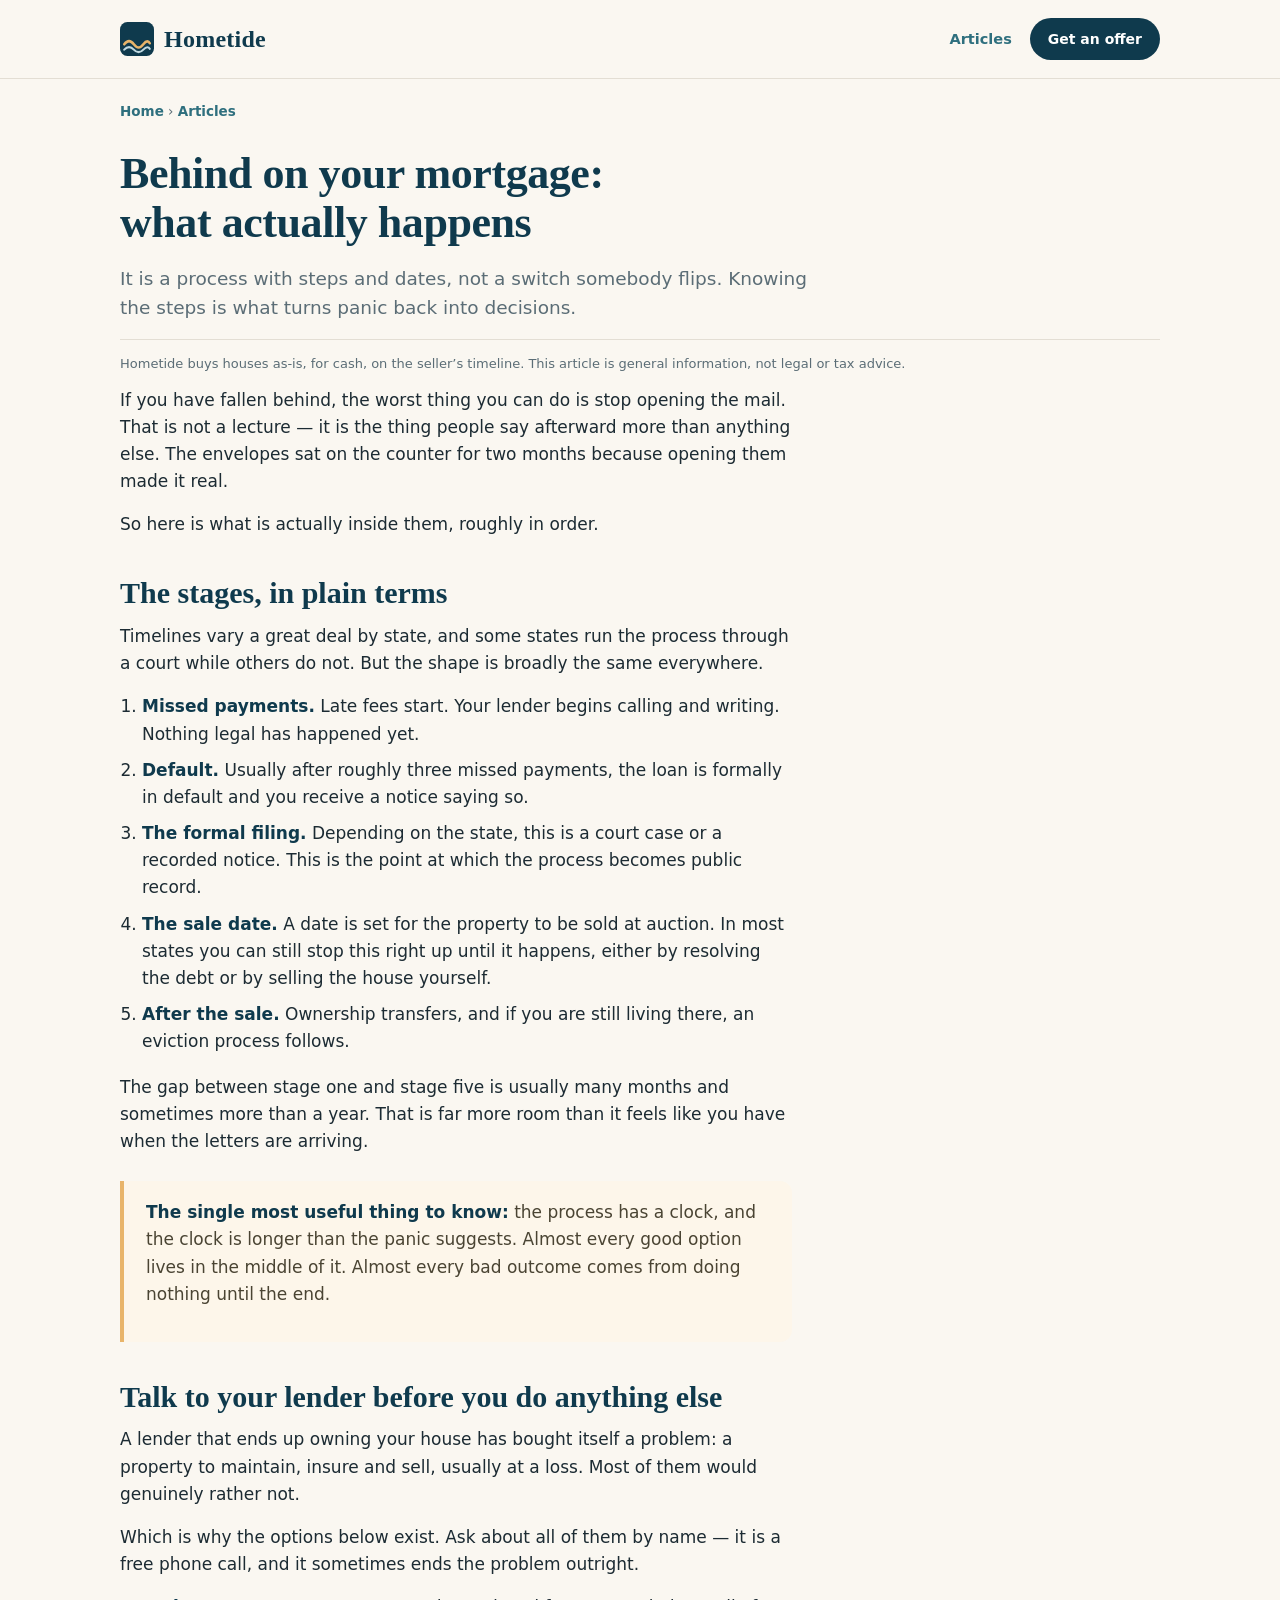
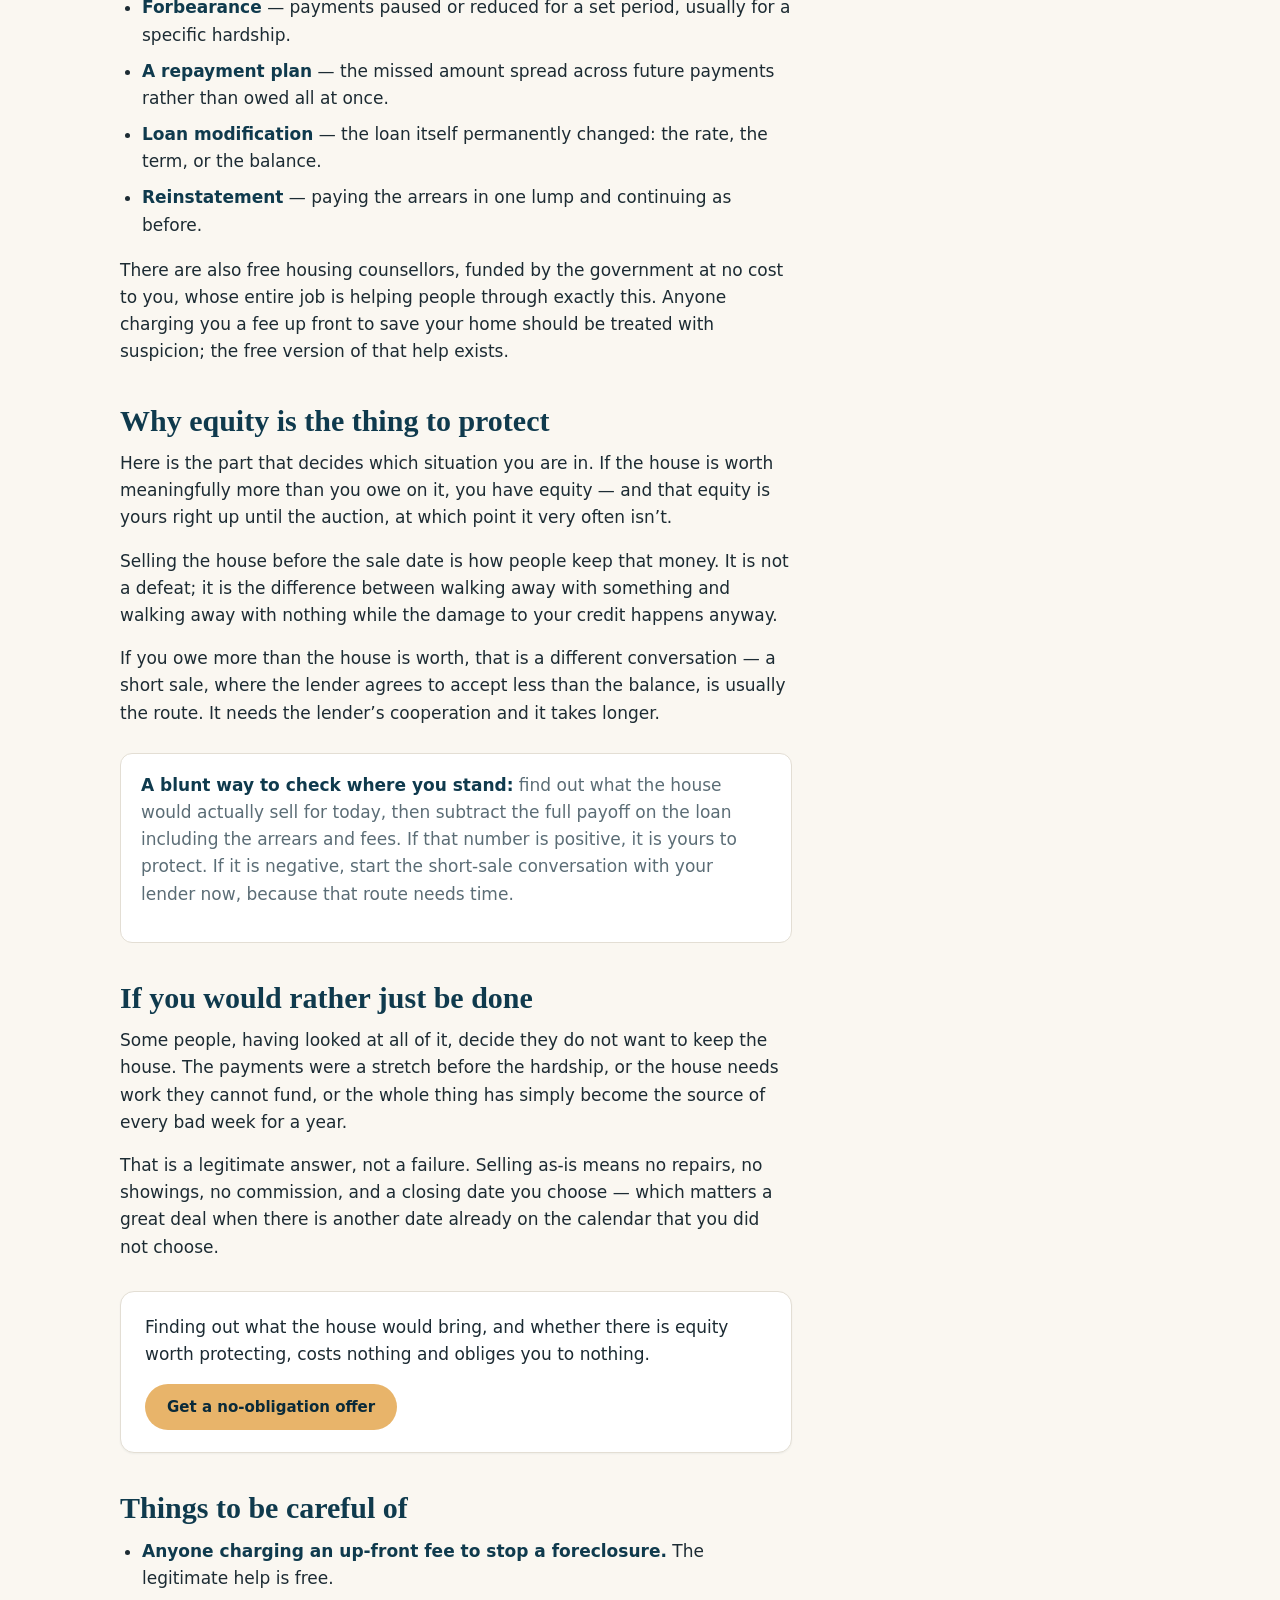
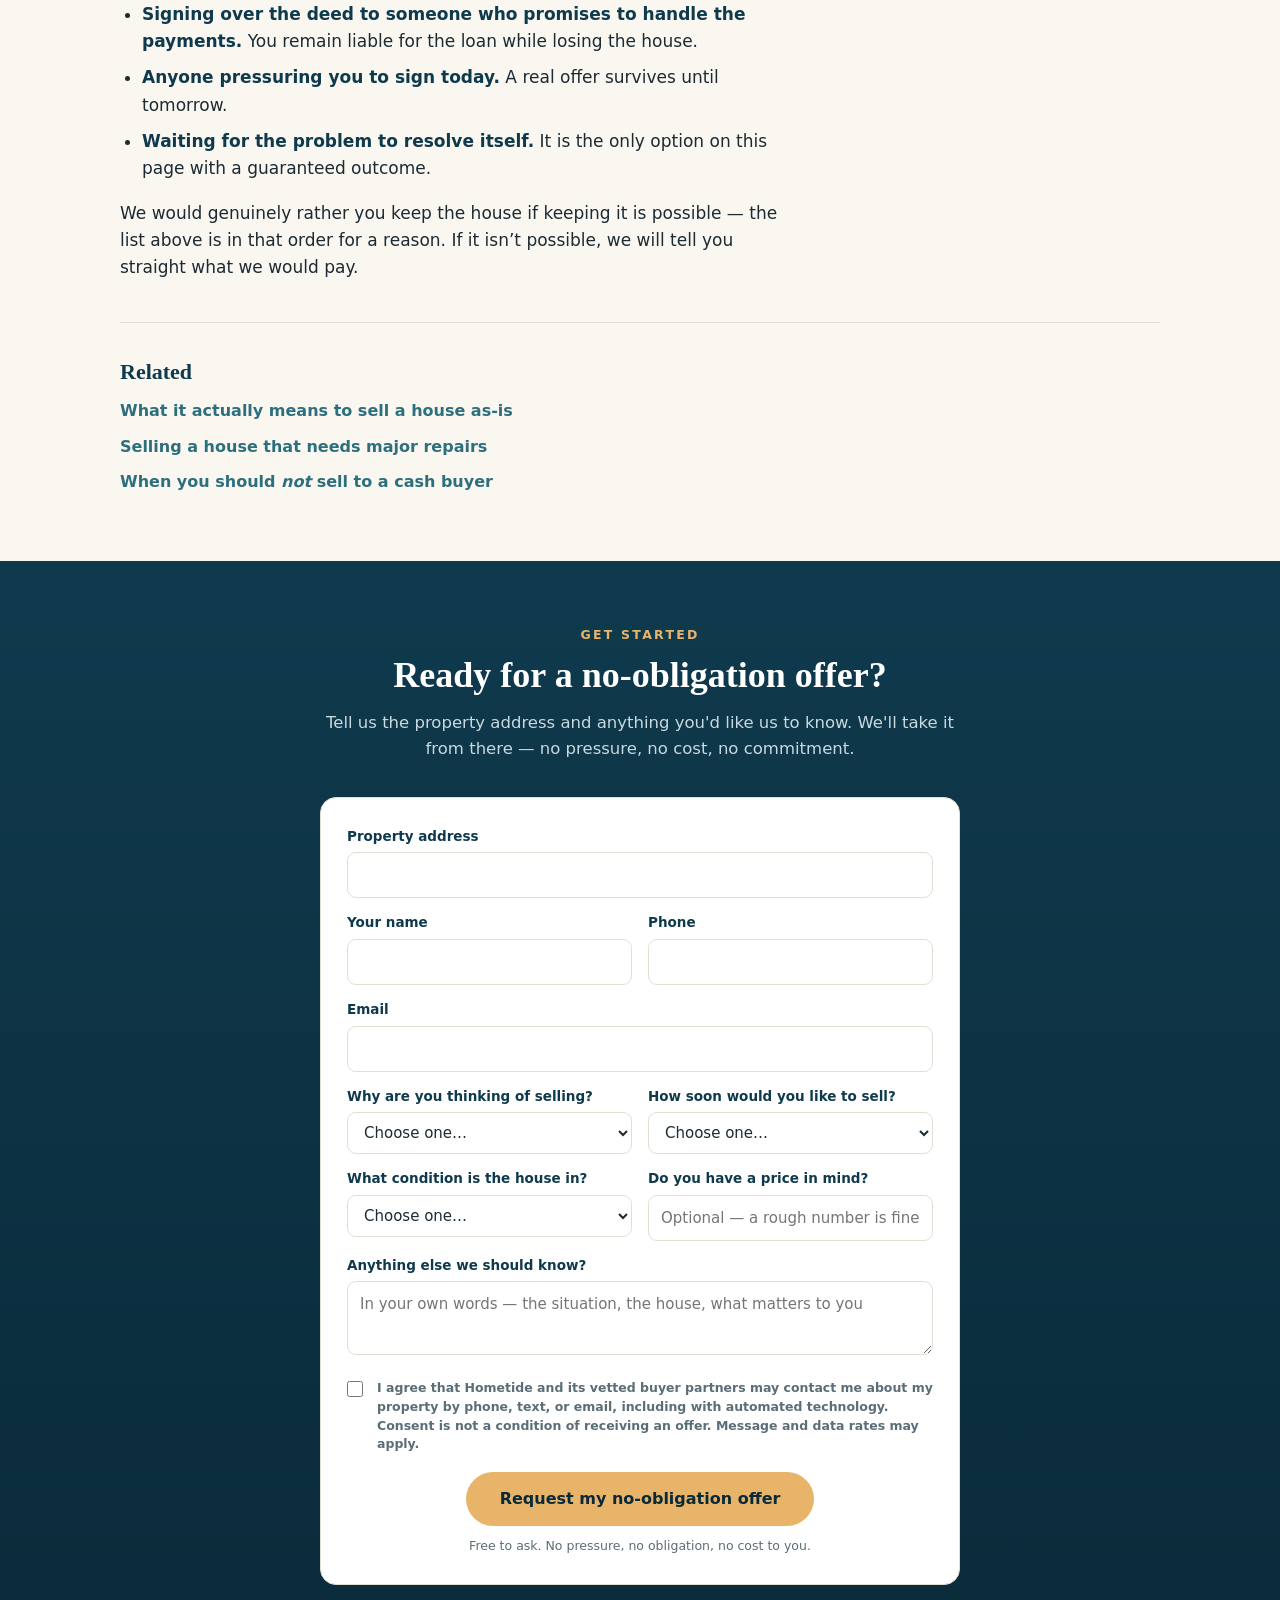
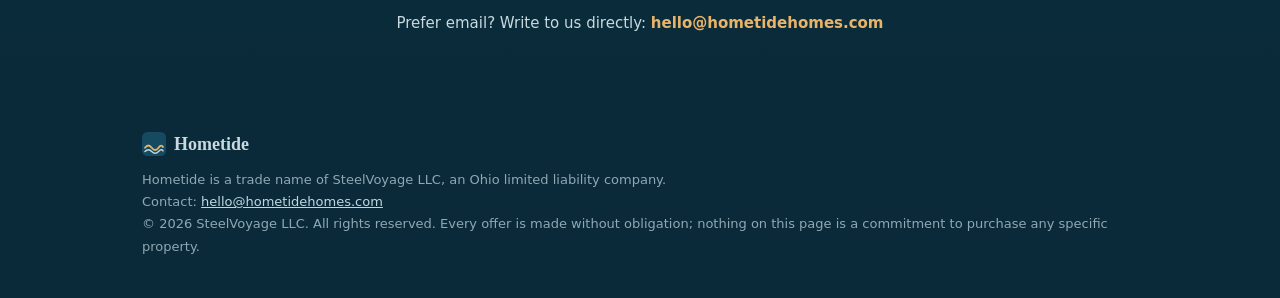
<file: articles/behind-on-mortgage.html>
<!doctype html>
<html lang="en">
<head>
<meta charset="utf-8">
<meta name="viewport" content="width=device-width, initial-scale=1">
<title>Behind on Your Mortgage: What Actually Happens and How Much Time You Have | Hometide</title>
<script>
!function(f,b,e,v,n,t,s){if(f.fbq)return;n=f.fbq=function(){n.callMethod?
n.callMethod.apply(n,arguments):n.queue.push(arguments)};if(!f._fbq)f._fbq=n;
n.push=n;n.loaded=!0;n.version='2.0';n.queue=[];t=b.createElement(e);t.async=!0;
t.src=v;s=b.getElementsByTagName(e)[0];s.parentNode.insertBefore(t,s)}(window,
document,'script','https://connect.facebook.net/en_US/fbevents.js');
fbq('init','1367266238373716');
fbq('track','PageView');
</script>
<noscript><img height="1" width="1" style="display:none"
src="https://www.facebook.com/tr?id=1367266238373716&ev=PageView&noscript=1"></noscript>
<meta name="description" content="Falling behind on a mortgage is a process with steps and dates, not a switch someone flips. What the stages are, what your lender will usually agree to, and why equity is the thing to protect.">
<meta property="og:title" content="Behind on Your Mortgage: What Actually Happens and How Much Time You Have | Hometide">
<meta property="og:description" content="Falling behind on a mortgage is a process with steps and dates, not a switch someone flips. What the stages are, what your lender will usually agree to, and why equity is the thing to protect.">
<meta property="og:type" content="article">
<meta property="og:url" content="https://hometidehomes.com/articles/behind-on-mortgage.html">
<meta property="og:image" content="https://hometidehomes.com/assets/og/behind-on-mortgage.jpg">
<meta property="og:image:width" content="1200">
<meta property="og:image:height" content="630">
<meta name="twitter:card" content="summary_large_image">
<meta name="twitter:image" content="https://hometidehomes.com/assets/og/behind-on-mortgage.jpg">
<link rel="canonical" href="https://hometidehomes.com/articles/behind-on-mortgage.html">
<link rel="icon" href="data:image/svg+xml,%3Csvg xmlns='http://www.w3.org/2000/svg' viewBox='0 0 32 32'%3E%3Crect width='32' height='32' rx='7' fill='%230f3a4d'/%3E%3Cpath d='M4 21c3-4 6-4 9 0s6 4 9 0 5-3 6-1' stroke='%23e8b46a' stroke-width='2.4' fill='none' stroke-linecap='round'/%3E%3Cpath d='M4 26c3-3.2 6-3.2 9 0s6 3.2 9 0 5-2.4 6-.8' stroke='%23bfd8e0' stroke-width='2' fill='none' stroke-linecap='round'/%3E%3C/svg%3E">
<style>
  :root{
    --navy:#0f3a4d; --navy-deep:#0a2a39; --teal:#2e6f7e;
    --sand:#e8b46a; --sand-deep:#c9923f;
    --paper:#faf7f1; --card:#ffffff; --ink:#1c2b33; --muted:#5b6d76;
    --line:#e3ded4;
    --serif:"Iowan Old Style","Palatino Linotype",Palatino,Georgia,serif;
    --sans:system-ui,-apple-system,"Segoe UI",Roboto,Helvetica,Arial,sans-serif;
  }
  *{box-sizing:border-box;margin:0;padding:0}
  html{scroll-behavior:smooth}
  body{font-family:var(--sans);color:var(--ink);background:var(--paper);line-height:1.6;-webkit-font-smoothing:antialiased}
  .wrap{max-width:1040px;margin:0 auto;padding:0 22px}

  header{background:var(--paper);border-bottom:1px solid var(--line)}
  .nav{display:flex;align-items:center;justify-content:space-between;padding:18px 0}
  .brand{display:flex;align-items:center;gap:10px;text-decoration:none;color:var(--navy)}
  .brand svg{width:34px;height:34px;flex-shrink:0}
  .brand .name{font-family:var(--serif);font-weight:700;font-size:24px;letter-spacing:.01em}
  .nav .cta-sm{font-size:14px;font-weight:600;color:#fff;background:var(--navy);border-radius:999px;
    padding:10px 18px;text-decoration:none}
  .nav .cta-sm:hover{background:var(--teal)}

  .hero{background:linear-gradient(180deg,var(--navy) 0%,var(--navy-deep) 100%);color:#f2f6f7;
    padding:72px 0 0;overflow:hidden}
  .hero-grid{display:grid;grid-template-columns:1.15fr .85fr;gap:36px;align-items:center}
  @media(max-width:760px){.hero-grid{grid-template-columns:1fr}}
  .hero h1{font-family:var(--serif);font-size:clamp(34px,5.6vw,54px);line-height:1.08;font-weight:700;
    letter-spacing:-.01em}
  .hero h1 em{font-style:normal;color:var(--sand)}
  .hero p.lead{font-size:18px;color:#c8d9e0;margin-top:18px;max-width:46ch}
  .hero .ctas{display:flex;gap:12px;flex-wrap:wrap;margin:28px 0 8px}
  .btn{display:inline-block;font-weight:700;font-size:16px;border-radius:999px;padding:14px 26px;
    text-decoration:none;border:2px solid transparent}
  .btn.primary{background:var(--sand);color:var(--navy-deep)}
  .btn.primary:hover{background:var(--sand-deep)}
  .btn.ghost{border-color:#4a6b7a;color:#e6eef1}
  .btn.ghost:hover{border-color:var(--sand);color:var(--sand)}
  .hero .fine{font-size:13px;color:#8fa8b3;margin-bottom:26px}
  .hero-art{align-self:end;justify-self:center;width:min(340px,80%)}
  .wave-band{display:block;width:100%;height:56px}

  .ticks{background:var(--card);border-bottom:1px solid var(--line)}
  .ticks .wrap{display:flex;flex-wrap:wrap;gap:6px 34px;justify-content:center;padding:16px 22px}
  .tick{display:flex;align-items:center;gap:8px;font-size:14.5px;font-weight:600;color:var(--teal)}
  .tick svg{width:17px;height:17px;flex-shrink:0}

  section.block{padding:64px 0}
  .kicker{font-size:12.5px;font-weight:700;letter-spacing:.18em;text-transform:uppercase;color:var(--teal)}
  h2{font-family:var(--serif);font-size:clamp(26px,3.6vw,36px);line-height:1.15;margin:10px 0 14px;color:var(--navy)}
  .sub{color:var(--muted);max-width:62ch;font-size:16.5px}

  .steps{display:grid;grid-template-columns:repeat(3,1fr);gap:18px;margin-top:34px}
  @media(max-width:760px){.steps{grid-template-columns:1fr}}
  .step{background:var(--card);border:1px solid var(--line);border-radius:14px;padding:24px 22px;
    box-shadow:0 1px 2px rgba(15,58,77,.05)}
  .step .num{font-family:var(--serif);font-size:15px;font-weight:700;color:var(--sand-deep);
    letter-spacing:.06em}
  .step h3{font-size:18.5px;color:var(--navy);margin:8px 0 8px}
  .step p{font-size:15px;color:var(--muted)}

  .why{background:var(--card);border-top:1px solid var(--line);border-bottom:1px solid var(--line)}
  .why-grid{display:grid;grid-template-columns:repeat(2,1fr);gap:16px 28px;margin-top:30px}
  @media(max-width:700px){.why-grid{grid-template-columns:1fr}}
  .why-item{display:grid;grid-template-columns:26px 1fr;gap:12px;align-items:start}
  .why-item svg{width:24px;height:24px;margin-top:2px}
  .why-item h3{font-size:17px;color:var(--navy);margin-bottom:4px}
  .why-item p{font-size:14.5px;color:var(--muted)}

  .honest{border-left:4px solid var(--sand);background:#fdf6ea;border-radius:0 12px 12px 0;
    padding:20px 24px;margin-top:34px}
  .honest p{font-size:15.5px;color:#4a4433}
  .honest p b{color:var(--navy)}

  .contact{background:linear-gradient(180deg,var(--navy) 0%,var(--navy-deep) 100%);color:#f2f6f7;
    text-align:center}
  .contact h2{color:#fff}
  .contact .sub{margin:0 auto;color:#c8d9e0}
  .contact .ctas{margin-top:30px;display:flex;gap:12px;justify-content:center;flex-wrap:wrap}
  .contact .reach{margin-top:26px;font-size:15px;color:#c8d9e0}
  .contact .reach a{color:var(--sand);text-decoration:none;font-weight:600}
  .contact .reach a:hover{text-decoration:underline}

  .offer-form{max-width:640px;margin:34px auto 0;text-align:left;background:var(--card);
    border:1px solid var(--line);border-radius:16px;padding:28px 26px;color:var(--ink)}
  .offer-form .fgrid{display:grid;grid-template-columns:1fr 1fr;gap:14px 16px}
  @media(max-width:620px){.offer-form .fgrid{grid-template-columns:1fr}}
  .offer-form .full{grid-column:1 / -1}
  .offer-form label{display:block;font-size:13.5px;font-weight:700;color:var(--navy);margin-bottom:5px}
  .offer-form input,.offer-form select,.offer-form textarea{width:100%;font:inherit;font-size:15px;
    color:var(--ink);background:#fff;border:1px solid var(--line);border-radius:9px;padding:10px 12px}
  .offer-form textarea{min-height:74px;resize:vertical}
  .offer-form input:focus,.offer-form select:focus,.offer-form textarea:focus{outline:2px solid var(--teal);outline-offset:1px}
  .offer-form .consent{display:grid;grid-template-columns:20px 1fr;gap:10px;align-items:start;
    font-size:12.5px;color:var(--muted);margin-top:16px;line-height:1.5}
  .offer-form .consent input{width:16px;height:16px;margin-top:2px}
  .offer-form .fbtn{margin-top:18px;text-align:center}
  .offer-form .fbtn button{font:inherit;font-weight:700;font-size:16px;color:var(--navy-deep);
    background:var(--sand);border:none;border-radius:999px;padding:14px 34px;cursor:pointer}
  .offer-form .fbtn button:hover{background:var(--sand-deep)}
  .offer-form .fnote{font-size:12.5px;color:var(--muted);text-align:center;margin-top:10px}

  footer{background:var(--navy-deep);color:#8fa8b3;padding:30px 0 40px;font-size:13px;line-height:1.7}
  footer .fbrand{display:flex;align-items:center;gap:8px;color:#c8d9e0;font-family:var(--serif);
    font-weight:700;font-size:18px;margin-bottom:10px}
  footer .fbrand svg{width:24px;height:24px}
  footer a{color:#bfd8e0}
/* ---- article pages (added 2026-08-28) ---- */
.crumb{font-size:13.5px;color:var(--muted);padding:22px 0 0}
.crumb a{color:var(--teal);text-decoration:none;font-weight:600}
.crumb a:hover{text-decoration:underline}
.ahead{padding:26px 0 6px}
.ahead h1{font-family:var(--serif);font-size:clamp(29px,4.4vw,44px);line-height:1.12;color:var(--navy);
  font-weight:700;letter-spacing:-.01em;max-width:22ch}
.ahead .standfirst{font-size:18.5px;color:var(--muted);margin-top:16px;max-width:60ch}
.ahead .meta{font-size:13px;color:var(--muted);margin-top:16px;border-top:1px solid var(--line);padding-top:14px}
.article{padding:6px 0 56px}
.article .body{max-width:66ch}
.article .body h2{font-size:clamp(23px,3vw,30px);margin:38px 0 12px}
.article .body h3{font-family:var(--serif);font-size:21px;color:var(--navy);margin:28px 0 8px}
.article .body p{font-size:17px;margin-bottom:16px}
.article .body ul,.article .body ol{margin:0 0 18px 22px}
.article .body li{font-size:17px;margin-bottom:9px}
.article .body strong{color:var(--navy)}
.pull{border-left:4px solid var(--sand);background:#fdf6ea;border-radius:0 12px 12px 0;
  padding:18px 22px;margin:26px 0;font-size:16.5px;color:#4a4433}
.pull b{color:var(--navy)}
.note{background:var(--card);border:1px solid var(--line);border-radius:12px;padding:18px 20px;
  margin:26px 0;font-size:15px;color:var(--muted)}
.note b{color:var(--navy)}
.midcta{background:var(--card);border:1px solid var(--line);border-radius:14px;padding:22px 24px;
  margin:30px 0;box-shadow:0 1px 2px rgba(15,58,77,.05)}
.midcta p{font-size:16px;margin-bottom:14px}
.midcta a{display:inline-block;font-weight:700;font-size:15px;color:var(--navy-deep);background:var(--sand);
  border-radius:999px;padding:11px 22px;text-decoration:none}
.midcta a:hover{background:var(--sand-deep)}
.related{border-top:1px solid var(--line);margin-top:40px;padding-top:26px}
.related h2{font-size:22px;margin-bottom:14px}
.related ul{list-style:none;margin:0}
.related li{margin-bottom:10px}
.related a{color:var(--teal);text-decoration:none;font-weight:600;font-size:16px}
.related a:hover{text-decoration:underline}
.idx-grid{display:grid;grid-template-columns:repeat(2,1fr);gap:18px;margin-top:32px}
@media(max-width:760px){.idx-grid{grid-template-columns:1fr}}
.idx-card{background:var(--card);border:1px solid var(--line);border-radius:14px;padding:24px 22px;
  box-shadow:0 1px 2px rgba(15,58,77,.05);display:block;text-decoration:none;color:inherit}
.idx-card:hover{border-color:var(--teal)}
.idx-card h3{font-family:var(--serif);font-size:20px;color:var(--navy);margin-bottom:8px;line-height:1.25}
.idx-card p{font-size:15px;color:var(--muted)}

</style>
</head>
<body>

<header>
  <div class="wrap nav">
    <a class="brand" href="/">
      <svg viewBox="0 0 32 32" aria-hidden="true"><rect width="32" height="32" rx="7" fill="#0f3a4d"/><path d="M4 21c3-4 6-4 9 0s6 4 9 0 5-3 6-1" stroke="#e8b46a" stroke-width="2.4" fill="none" stroke-linecap="round"/><path d="M4 26c3-3.2 6-3.2 9 0s6 3.2 9 0 5-2.4 6-.8" stroke="#bfd8e0" stroke-width="2" fill="none" stroke-linecap="round"/></svg>
      <span class="name">Hometide</span>
    </a>
    <span style="display:flex;align-items:center;gap:18px">
      <a href="/articles/" style="font-size:14.5px;font-weight:600;color:var(--teal);text-decoration:none">Articles</a>
      <a class="cta-sm" href="#contact">Get an offer</a>
    </span>
  </div>
</header>

<div class="wrap crumb"><a href="/">Home</a> &rsaquo; <a href="index.html">Articles</a></div>

<div class="wrap ahead">
  <h1>Behind on your mortgage: what actually happens</h1>
  <p class="standfirst">It is a process with steps and dates, not a switch somebody flips. Knowing the steps is what turns panic back into decisions.</p>
  <p class="meta">Hometide buys houses as-is, for cash, on the seller&rsquo;s timeline. This article is general information, not legal or tax advice.</p>
</div>

<div class="wrap article">
  <div class="body">
    <p>If you have fallen behind, the worst thing you can do is stop opening the mail. That is not a lecture &mdash; it is the thing people say afterward more than anything else. The envelopes sat on the counter for two months because opening them made it real.</p>
    <p>So here is what is actually inside them, roughly in order.</p>

    <h2>The stages, in plain terms</h2>
    <p>Timelines vary a great deal by state, and some states run the process through a court while others do not. But the shape is broadly the same everywhere.</p>
    <ol>
      <li><strong>Missed payments.</strong> Late fees start. Your lender begins calling and writing. Nothing legal has happened yet.</li>
      <li><strong>Default.</strong> Usually after roughly three missed payments, the loan is formally in default and you receive a notice saying so.</li>
      <li><strong>The formal filing.</strong> Depending on the state, this is a court case or a recorded notice. This is the point at which the process becomes public record.</li>
      <li><strong>The sale date.</strong> A date is set for the property to be sold at auction. In most states you can still stop this right up until it happens, either by resolving the debt or by selling the house yourself.</li>
      <li><strong>After the sale.</strong> Ownership transfers, and if you are still living there, an eviction process follows.</li>
    </ol>
    <p>The gap between stage one and stage five is usually many months and sometimes more than a year. That is far more room than it feels like you have when the letters are arriving.</p>

    <div class="pull"><p><b>The single most useful thing to know:</b> the process has a clock, and the clock is longer than the panic suggests. Almost every good option lives in the middle of it. Almost every bad outcome comes from doing nothing until the end.</p></div>

    <h2>Talk to your lender before you do anything else</h2>
    <p>A lender that ends up owning your house has bought itself a problem: a property to maintain, insure and sell, usually at a loss. Most of them would genuinely rather not.</p>
    <p>Which is why the options below exist. Ask about all of them by name &mdash; it is a free phone call, and it sometimes ends the problem outright.</p>
    <ul>
      <li><strong>Forbearance</strong> &mdash; payments paused or reduced for a set period, usually for a specific hardship.</li>
      <li><strong>A repayment plan</strong> &mdash; the missed amount spread across future payments rather than owed all at once.</li>
      <li><strong>Loan modification</strong> &mdash; the loan itself permanently changed: the rate, the term, or the balance.</li>
      <li><strong>Reinstatement</strong> &mdash; paying the arrears in one lump and continuing as before.</li>
    </ul>
    <p>There are also free housing counsellors, funded by the government at no cost to you, whose entire job is helping people through exactly this. Anyone charging you a fee up front to save your home should be treated with suspicion; the free version of that help exists.</p>

    <h2>Why equity is the thing to protect</h2>
    <p>Here is the part that decides which situation you are in. If the house is worth meaningfully more than you owe on it, you have equity &mdash; and that equity is yours right up until the auction, at which point it very often isn&rsquo;t.</p>
    <p>Selling the house before the sale date is how people keep that money. It is not a defeat; it is the difference between walking away with something and walking away with nothing while the damage to your credit happens anyway.</p>
    <p>If you owe more than the house is worth, that is a different conversation &mdash; a short sale, where the lender agrees to accept less than the balance, is usually the route. It needs the lender&rsquo;s cooperation and it takes longer.</p>

    <div class="note"><p><b>A blunt way to check where you stand:</b> find out what the house would actually sell for today, then subtract the full payoff on the loan including the arrears and fees. If that number is positive, it is yours to protect. If it is negative, start the short-sale conversation with your lender now, because that route needs time.</p></div>

    <h2>If you would rather just be done</h2>
    <p>Some people, having looked at all of it, decide they do not want to keep the house. The payments were a stretch before the hardship, or the house needs work they cannot fund, or the whole thing has simply become the source of every bad week for a year.</p>
    <p>That is a legitimate answer, not a failure. Selling as-is means no repairs, no showings, no commission, and a closing date you choose &mdash; which matters a great deal when there is another date already on the calendar that you did not choose.</p>

    <div class="midcta">
      <p>Finding out what the house would bring, and whether there is equity worth protecting, costs nothing and obliges you to nothing.</p>
      <a href="#contact">Get a no-obligation offer</a>
    </div>

    <h2>Things to be careful of</h2>
    <ul>
      <li><strong>Anyone charging an up-front fee to stop a foreclosure.</strong> The legitimate help is free.</li>
      <li><strong>Signing over the deed to someone who promises to handle the payments.</strong> You remain liable for the loan while losing the house.</li>
      <li><strong>Anyone pressuring you to sign today.</strong> A real offer survives until tomorrow.</li>
      <li><strong>Waiting for the problem to resolve itself.</strong> It is the only option on this page with a guaranteed outcome.</li>
    </ul>
    <p>We would genuinely rather you keep the house if keeping it is possible &mdash; the list above is in that order for a reason. If it isn&rsquo;t possible, we will tell you straight what we would pay.</p>

  </div>

  <div class="related">
    <h2>Related</h2>
    <ul>
      <li><a href="sell-house-as-is.html">What it actually means to sell a house as-is</a></li>
      <li><a href="sell-house-needs-major-repairs.html">Selling a house that needs major repairs</a></li>
      <li><a href="when-not-to-sell-to-a-cash-buyer.html">When you should <em>not</em> sell to a cash buyer</a></li>
    </ul>
  </div>
</div>

<section class="block contact" id="contact">
  <div class="wrap">
    <p class="kicker" style="color:var(--sand)">Get started</p>
    <h2>Ready for a no-obligation offer?</h2>
    <p class="sub">Tell us the property address and anything you'd like us to know. We'll take it from there — no pressure, no cost, no commitment.</p>
    <form class="offer-form" id="offer-form">
      <div class="fgrid">
        <div class="full">
          <label for="f-address">Property address</label>
          <input id="f-address" name="address" autocomplete="street-address" required>
        </div>
        <div>
          <label for="f-name">Your name</label>
          <input id="f-name" name="name" autocomplete="name" required>
        </div>
        <div>
          <label for="f-phone">Phone</label>
          <input id="f-phone" name="phone" type="tel" autocomplete="tel" required>
        </div>
        <div class="full">
          <label for="f-email">Email</label>
          <input id="f-email" name="email" type="email" autocomplete="email">
        </div>
        <div>
          <label for="f-why">Why are you thinking of selling?</label>
          <select id="f-why" name="reason" required>
            <option value="" selected disabled>Choose one…</option>
            <option>Inherited the property</option>
            <option>Relocating / moving</option>
            <option>Repairs are more than I want to take on</option>
            <option>Behind on payments</option>
            <option>Tired of being a landlord</option>
            <option>Divorce or family change</option>
            <option>Just exploring my options</option>
            <option>Something else</option>
          </select>
        </div>
        <div>
          <label for="f-when">How soon would you like to sell?</label>
          <select id="f-when" name="timeline" required>
            <option value="" selected disabled>Choose one…</option>
            <option>As soon as possible</option>
            <option>Within 1–3 months</option>
            <option>3–6 months</option>
            <option>6+ months / no rush</option>
          </select>
        </div>
        <div>
          <label for="f-cond">What condition is the house in?</label>
          <select id="f-cond" name="condition" required>
            <option value="" selected disabled>Choose one…</option>
            <option>Move-in ready</option>
            <option>Needs minor work</option>
            <option>Needs major repairs</option>
            <option>Not livable as-is</option>
          </select>
        </div>
        <div>
          <label for="f-price">Do you have a price in mind?</label>
          <input id="f-price" name="asking_price" inputmode="numeric" placeholder="Optional — a rough number is fine">
        </div>
        <div class="full">
          <label for="f-more">Anything else we should know?</label>
          <textarea id="f-more" name="details" required placeholder="In your own words — the situation, the house, what matters to you"></textarea>
        </div>
      </div>
      <label class="consent">
        <input type="checkbox" name="consent" required>
        <span>I agree that Hometide and its vetted buyer partners may contact me about my property by phone, text, or email, including with automated technology. Consent is not a condition of receiving an offer. Message and data rates may apply.</span>
      </label>
      <div aria-hidden="true" style="position:absolute;left:-9999px;width:1px;height:1px;overflow:hidden"><label for="f-website">Leave this empty</label><input id="f-website" name="website" tabindex="-1" autocomplete="off"></div>
      <div class="fbtn"><button type="submit">Request my no-obligation offer</button></div>
      <p class="fnote">Free to ask. No pressure, no obligation, no cost to you.</p>
    </form>
    <p class="reach">Prefer email? Write to us directly: <a href="mailto:hello@hometidehomes.com">hello@hometidehomes.com</a></p>
  </div>
</section>

<footer>
  <div class="wrap">
    <div class="fbrand">
      <svg viewBox="0 0 32 32" aria-hidden="true"><rect width="32" height="32" rx="7" fill="#164a60"/><path d="M4 21c3-4 6-4 9 0s6 4 9 0 5-3 6-1" stroke="#e8b46a" stroke-width="2.4" fill="none" stroke-linecap="round"/><path d="M4 26c3-3.2 6-3.2 9 0s6 3.2 9 0 5-2.4 6-.8" stroke="#bfd8e0" stroke-width="2" fill="none" stroke-linecap="round"/></svg>
      Hometide
    </div>
    <p>Hometide is a trade name of SteelVoyage LLC, an Ohio limited liability company.</p>
    <p>Contact: <a href="mailto:hello@hometidehomes.com">hello@hometidehomes.com</a></p>
    <p>&copy; 2026 SteelVoyage LLC. All rights reserved. Every offer is made without obligation; nothing on this page is a commitment to purchase any specific property.</p>
  </div>
</footer>

<script>
// Submissions post to the "Hometide seller form" Google Apps Script web app
// (deployed under contact@steelvoyage.com, same setup as the WarmKnock buyer form),
// which emails each lead to the SteelVoyage inbox. It replaced the lapsed Zapier relay.
// If the endpoint is not set or the post fails for any reason, fall back to a
// pre-filled email so no lead is ever lost.
var HT_ENDPOINT="https://script.google.com/macros/s/AKfycbyjptbGrpVCxMuYjpvqfmNL2yzQp3K4YjZd8Edcl7op6MzRiqWURepkRcNpp0jFVXrosw/exec";
document.getElementById("offer-form").addEventListener("submit",function(e){
  e.preventDefault();
  var f=e.target;
  if(!f.reportValidity()) return;
  var d=new FormData(f);
  var name=(d.get("name")||"").trim(), sp=name.indexOf(" ");
  var first=sp>0?name.slice(0,sp):name, last=sp>0?name.slice(sp+1):"-";
  var tf={"As soon as possible":"ASAP","Within 1–3 months":"1-3 Months","3–6 months":"3-6 Months","6+ months / no rush":"6+ Months"}[d.get("timeline")]||"";
  var price=parseFloat(String(d.get("asking_price")||"").replace(/[^0-9.]/g,""))||0;
  var btn=f.querySelector("button[type=submit]"); btn.disabled=true; btn.textContent="Sending…";
  var mailFallback=function(){
    var body="Property address: "+d.get("address")+"\nName: "+name+"\nPhone: "+d.get("phone")+
      "\nEmail: "+(d.get("email")||"")+"\nWhy selling: "+d.get("reason")+"\nHow soon: "+d.get("timeline")+
      "\nCondition: "+d.get("condition")+"\nPrice in mind: "+(d.get("asking_price")||"")+
      "\nAnything else: "+d.get("details")+"\nConsent to contact: yes";
    location.href="mailto:hello@hometidehomes.com?subject="+encodeURIComponent("Offer request: "+d.get("address"))+
      "&body="+encodeURIComponent(body);
    btn.disabled=false; btn.textContent="Request my no-obligation offer";
  };
  if(HT_ENDPOINT.indexOf("https://script.google.com/")!==0){ mailFallback(); return; }
  fetch(HT_ENDPOINT,{
    method:"POST",
    // No Content-Type header on purpose: a plain POST is a "simple" CORS request and
    // skips the preflight, which the Apps Script endpoint does not answer.
    body:JSON.stringify({
      FirstName:first,LastName:last,Phone:d.get("phone"),Email:d.get("email")||"",
      Address:d.get("address"),
      TransactionType:"Sell",Timeframe:tf,AskingPrice:price,
      Features:"Why selling: "+d.get("reason")+" | Condition: "+d.get("condition")+" | Price in mind: "+(d.get("asking_price")||"none given")+" | In their words: "+d.get("details"),
      TCPAContactConsent:"Agreed on hometidehomes.com: contact by phone/text/email incl. automated technology; consent not a condition of offer.",
      LandingPageURL:location.href,
      website:d.get("website")||""
    })
  }).then(function(r){return r.json();}).then(function(j){
    if(j&&j.status==="success"){
      if(window.fbq){fbq('track','Lead');}
      f.innerHTML='<p style="font-size:17px;text-align:center;padding:30px 10px"><b>Got it — thank you.</b><br>We’ll review your property and reach out shortly with next steps.</p>';
    } else { mailFallback(); }
  }).catch(mailFallback);
});
</script>
</body>
</html>
</file>
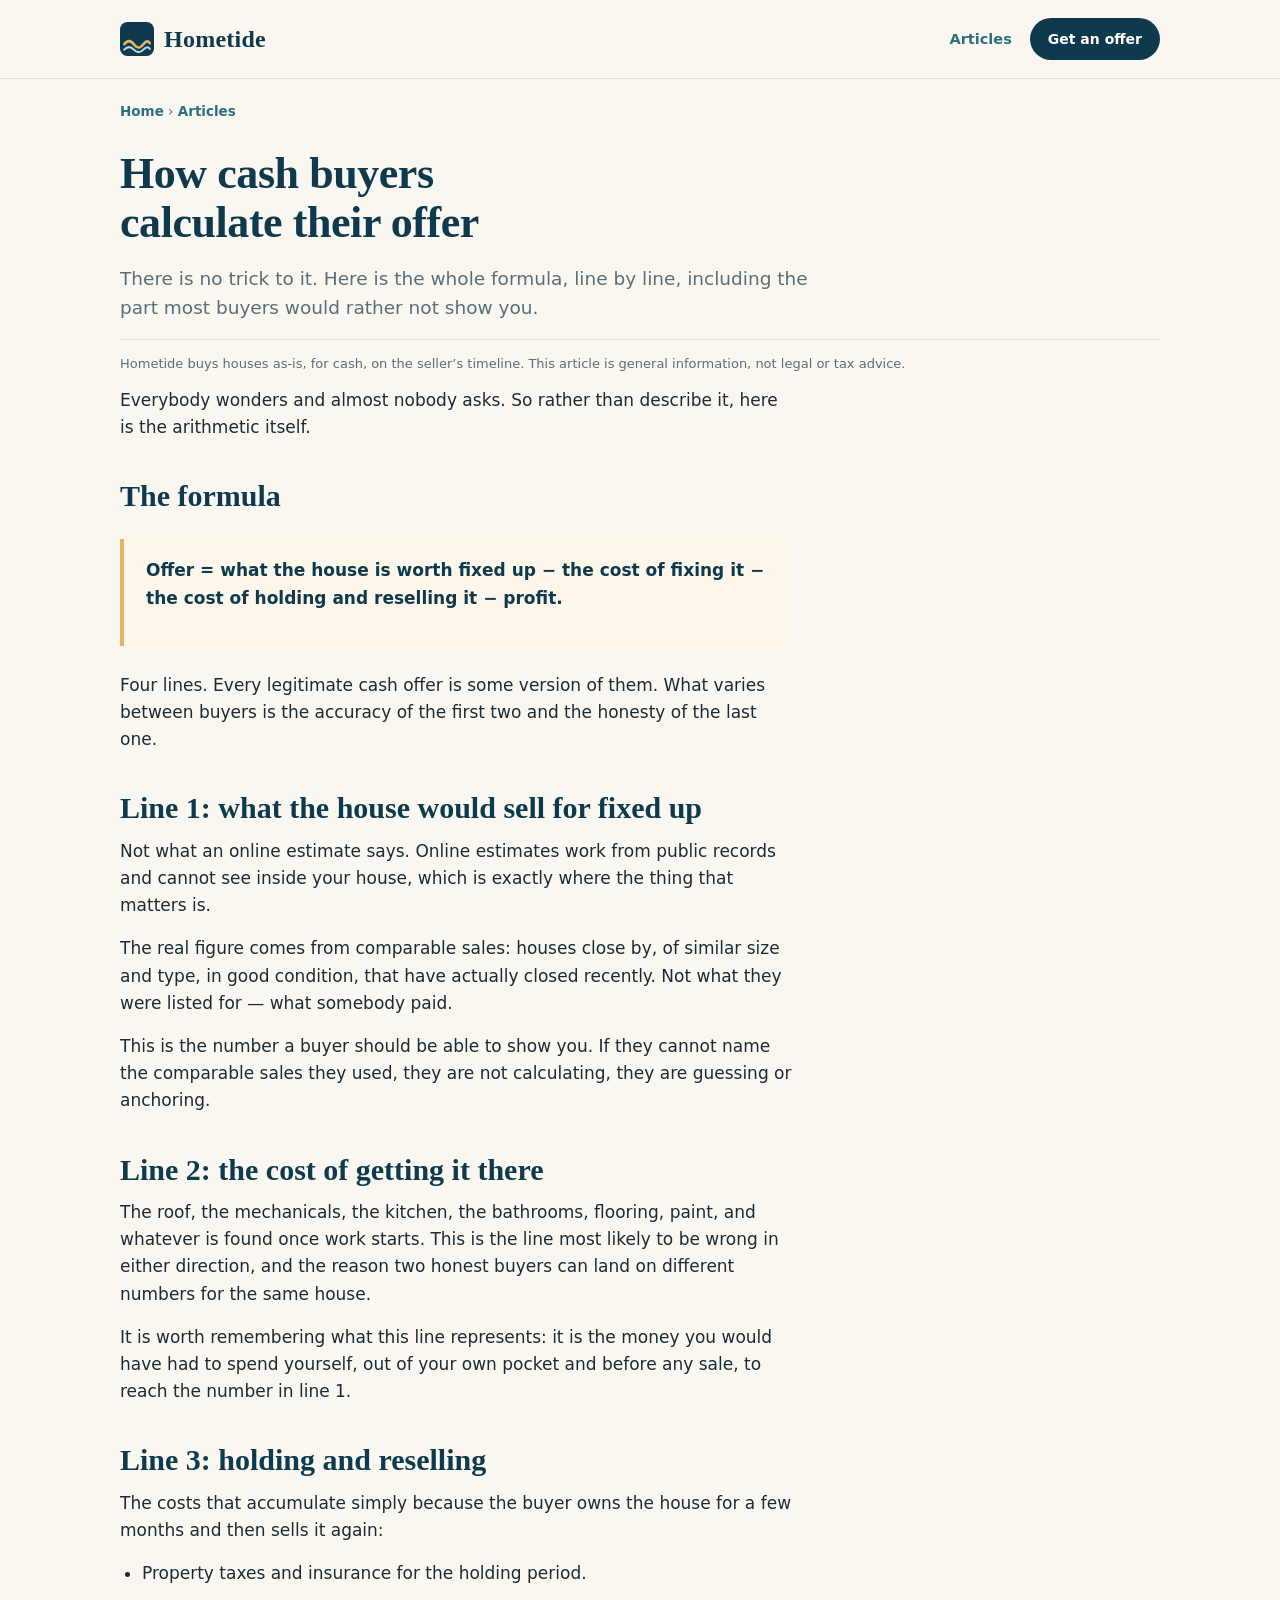
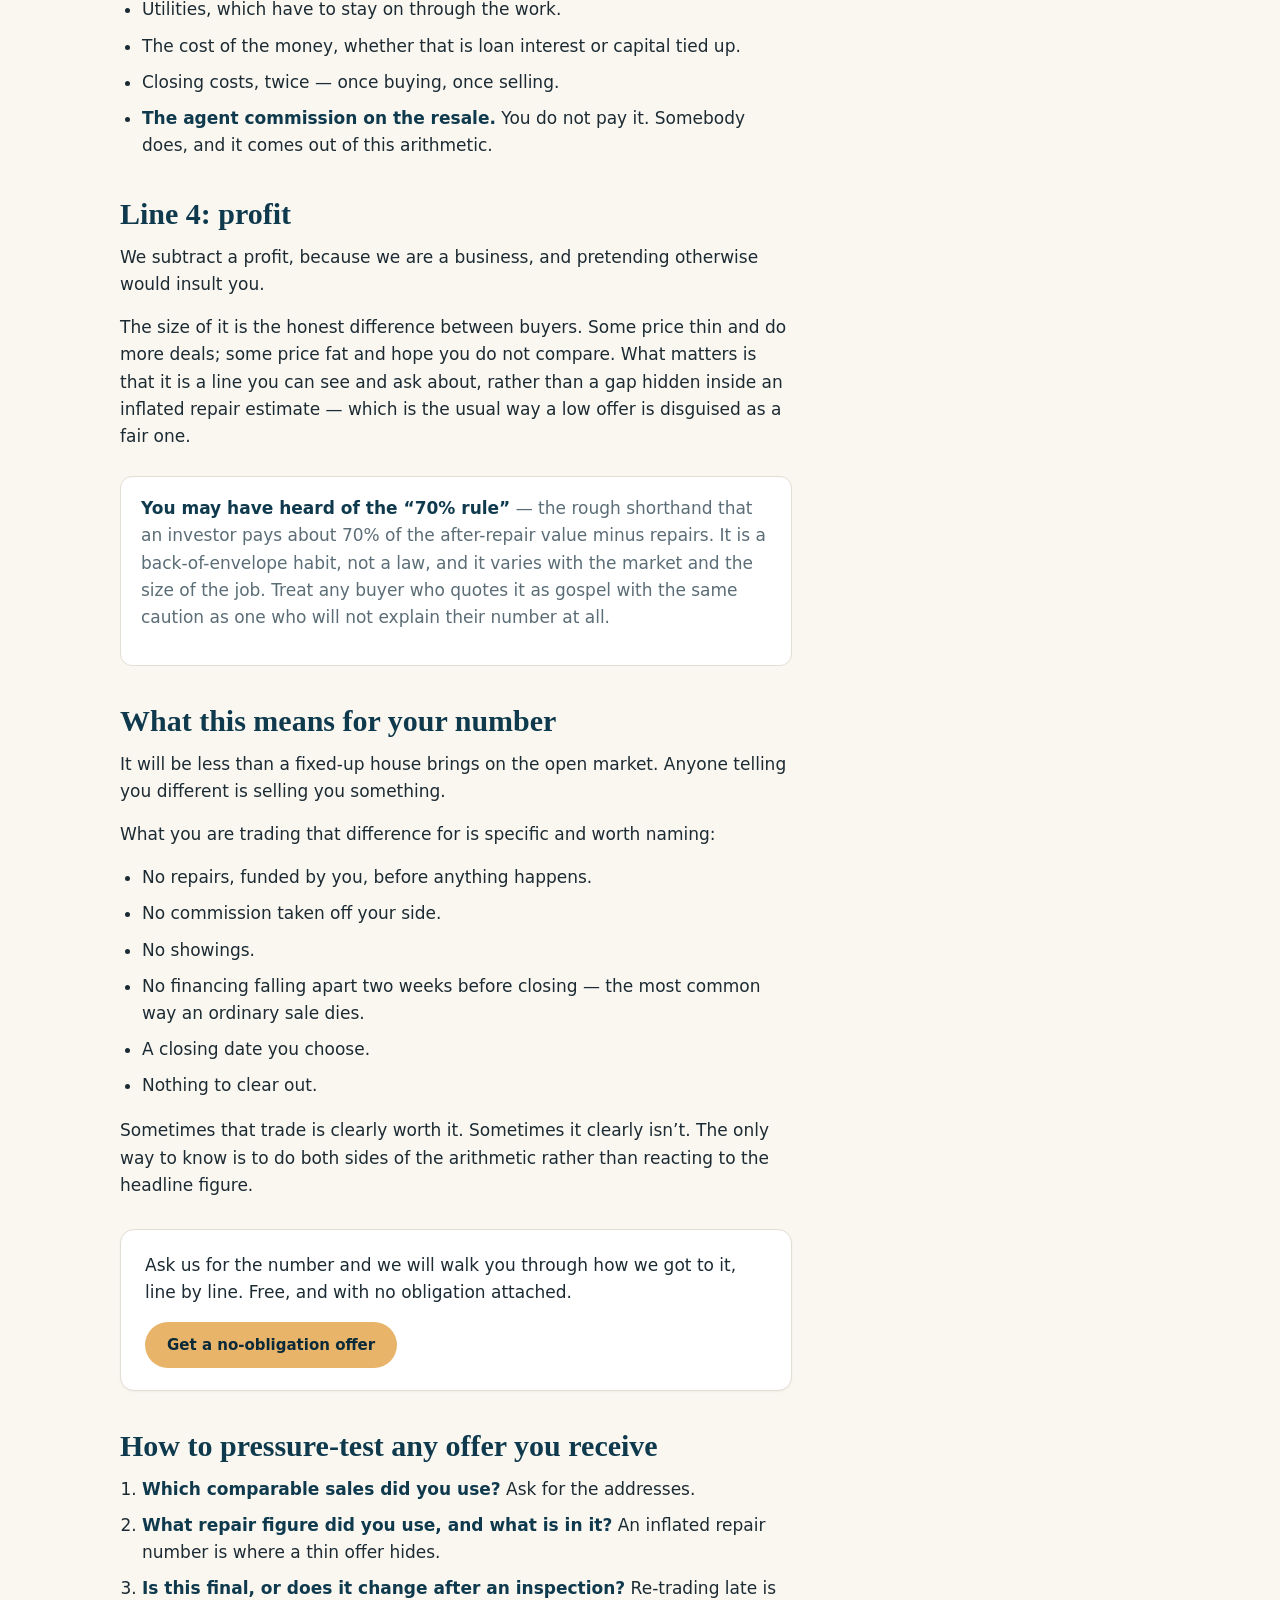
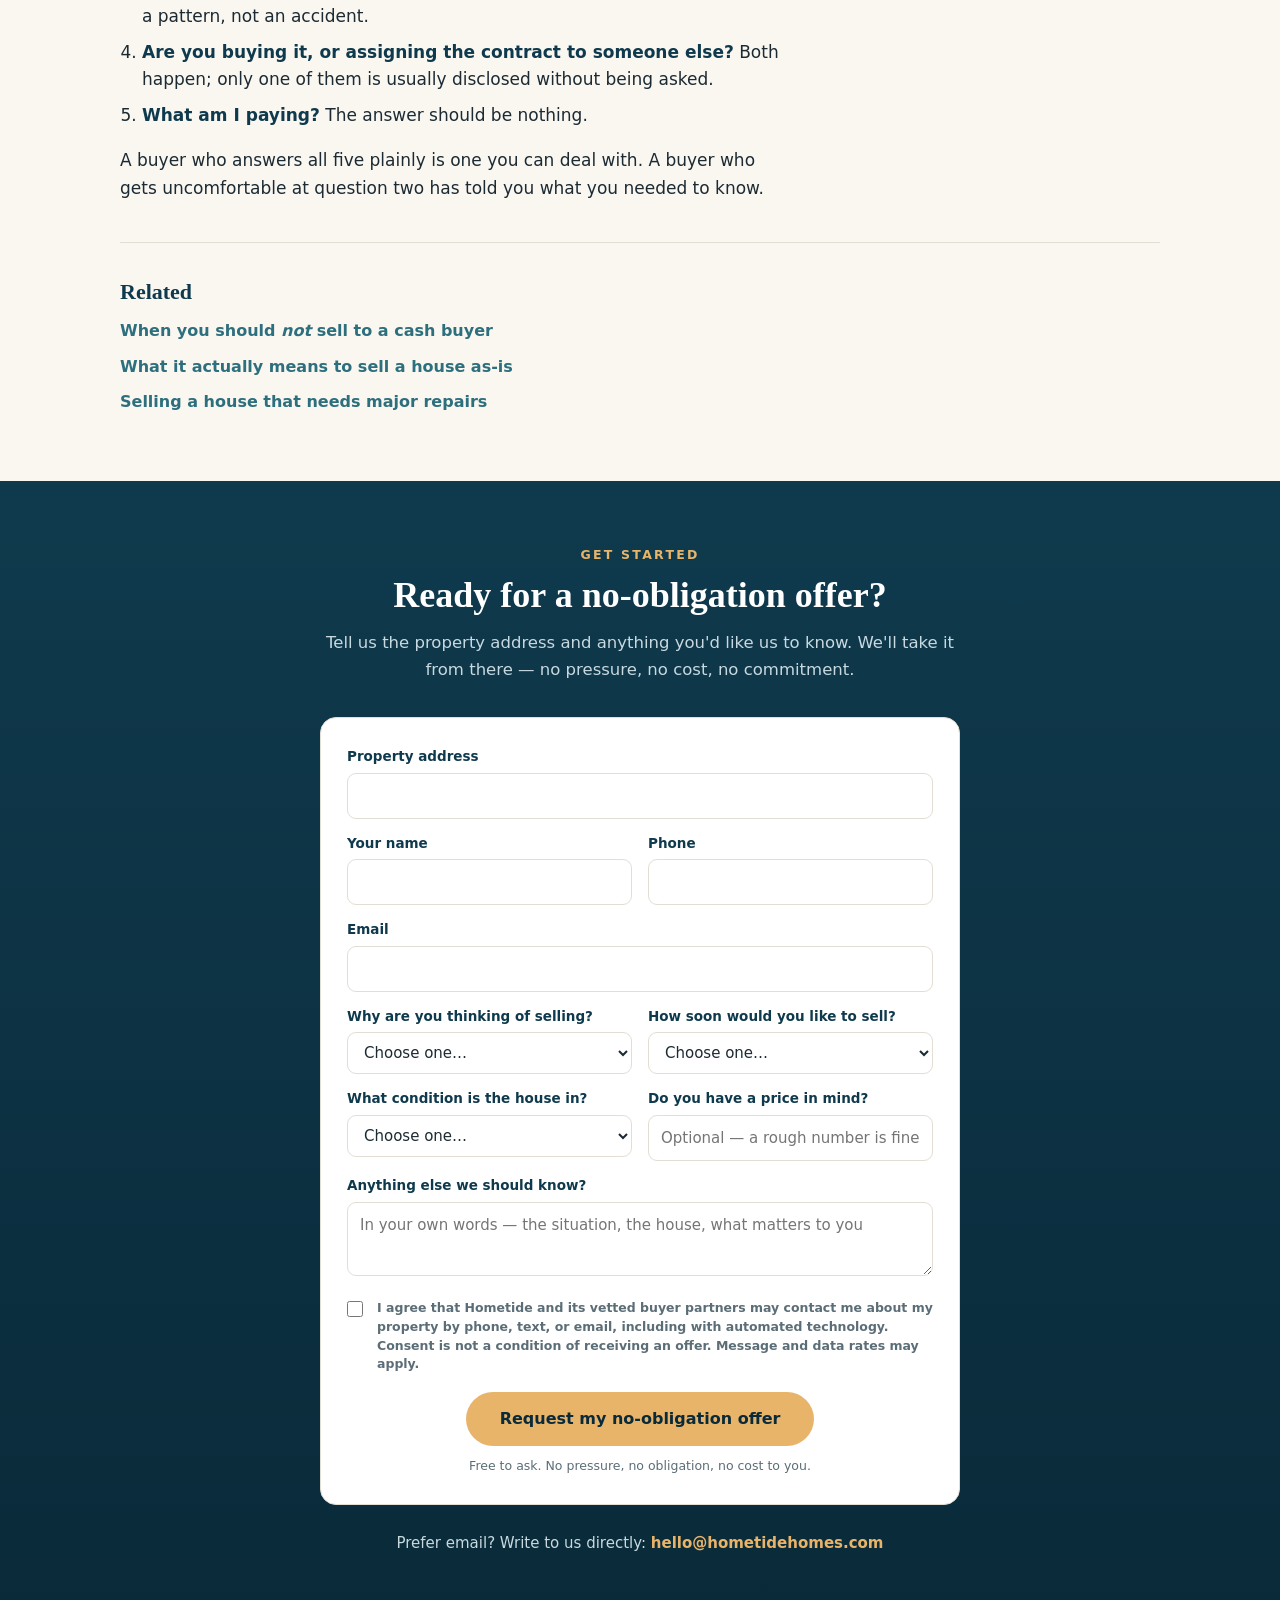
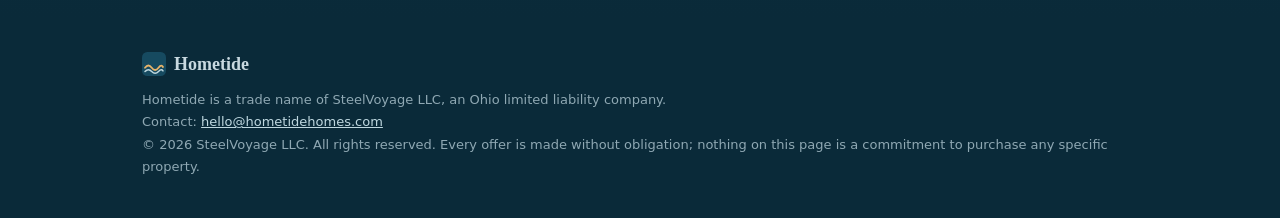
<file: articles/cash-offer-arithmetic.html>
<!doctype html>
<html lang="en">
<head>
<meta charset="utf-8">
<meta name="viewport" content="width=device-width, initial-scale=1">
<title>How Cash Home Buyers Calculate Their Offer &mdash; the Actual Arithmetic | Hometide</title>
<script>
!function(f,b,e,v,n,t,s){if(f.fbq)return;n=f.fbq=function(){n.callMethod?
n.callMethod.apply(n,arguments):n.queue.push(arguments)};if(!f._fbq)f._fbq=n;
n.push=n;n.loaded=!0;n.version='2.0';n.queue=[];t=b.createElement(e);t.async=!0;
t.src=v;s=b.getElementsByTagName(e)[0];s.parentNode.insertBefore(t,s)}(window,
document,'script','https://connect.facebook.net/en_US/fbevents.js');
fbq('init','1367266238373716');
fbq('track','PageView');
</script>
<noscript><img height="1" width="1" style="display:none"
src="https://www.facebook.com/tr?id=1367266238373716&ev=PageView&noscript=1"></noscript>
<meta name="description" content="The formula behind a cash offer, line by line: after-repair value, repair costs, holding and resale costs, and profit. Why the number is lower than market, and what you are trading for.">
<meta property="og:title" content="How Cash Home Buyers Calculate Their Offer &mdash; the Actual Arithmetic | Hometide">
<meta property="og:description" content="The formula behind a cash offer, line by line: after-repair value, repair costs, holding and resale costs, and profit. Why the number is lower than market, and what you are trading for.">
<meta property="og:type" content="article">
<meta property="og:url" content="https://hometidehomes.com/articles/cash-offer-arithmetic.html">
<meta property="og:image" content="https://hometidehomes.com/assets/og/cash-offer-arithmetic.jpg">
<meta property="og:image:width" content="1200">
<meta property="og:image:height" content="630">
<meta name="twitter:card" content="summary_large_image">
<meta name="twitter:image" content="https://hometidehomes.com/assets/og/cash-offer-arithmetic.jpg">
<link rel="canonical" href="https://hometidehomes.com/articles/cash-offer-arithmetic.html">
<link rel="icon" href="data:image/svg+xml,%3Csvg xmlns='http://www.w3.org/2000/svg' viewBox='0 0 32 32'%3E%3Crect width='32' height='32' rx='7' fill='%230f3a4d'/%3E%3Cpath d='M4 21c3-4 6-4 9 0s6 4 9 0 5-3 6-1' stroke='%23e8b46a' stroke-width='2.4' fill='none' stroke-linecap='round'/%3E%3Cpath d='M4 26c3-3.2 6-3.2 9 0s6 3.2 9 0 5-2.4 6-.8' stroke='%23bfd8e0' stroke-width='2' fill='none' stroke-linecap='round'/%3E%3C/svg%3E">
<style>
  :root{
    --navy:#0f3a4d; --navy-deep:#0a2a39; --teal:#2e6f7e;
    --sand:#e8b46a; --sand-deep:#c9923f;
    --paper:#faf7f1; --card:#ffffff; --ink:#1c2b33; --muted:#5b6d76;
    --line:#e3ded4;
    --serif:"Iowan Old Style","Palatino Linotype",Palatino,Georgia,serif;
    --sans:system-ui,-apple-system,"Segoe UI",Roboto,Helvetica,Arial,sans-serif;
  }
  *{box-sizing:border-box;margin:0;padding:0}
  html{scroll-behavior:smooth}
  body{font-family:var(--sans);color:var(--ink);background:var(--paper);line-height:1.6;-webkit-font-smoothing:antialiased}
  .wrap{max-width:1040px;margin:0 auto;padding:0 22px}

  header{background:var(--paper);border-bottom:1px solid var(--line)}
  .nav{display:flex;align-items:center;justify-content:space-between;padding:18px 0}
  .brand{display:flex;align-items:center;gap:10px;text-decoration:none;color:var(--navy)}
  .brand svg{width:34px;height:34px;flex-shrink:0}
  .brand .name{font-family:var(--serif);font-weight:700;font-size:24px;letter-spacing:.01em}
  .nav .cta-sm{font-size:14px;font-weight:600;color:#fff;background:var(--navy);border-radius:999px;
    padding:10px 18px;text-decoration:none}
  .nav .cta-sm:hover{background:var(--teal)}

  .hero{background:linear-gradient(180deg,var(--navy) 0%,var(--navy-deep) 100%);color:#f2f6f7;
    padding:72px 0 0;overflow:hidden}
  .hero-grid{display:grid;grid-template-columns:1.15fr .85fr;gap:36px;align-items:center}
  @media(max-width:760px){.hero-grid{grid-template-columns:1fr}}
  .hero h1{font-family:var(--serif);font-size:clamp(34px,5.6vw,54px);line-height:1.08;font-weight:700;
    letter-spacing:-.01em}
  .hero h1 em{font-style:normal;color:var(--sand)}
  .hero p.lead{font-size:18px;color:#c8d9e0;margin-top:18px;max-width:46ch}
  .hero .ctas{display:flex;gap:12px;flex-wrap:wrap;margin:28px 0 8px}
  .btn{display:inline-block;font-weight:700;font-size:16px;border-radius:999px;padding:14px 26px;
    text-decoration:none;border:2px solid transparent}
  .btn.primary{background:var(--sand);color:var(--navy-deep)}
  .btn.primary:hover{background:var(--sand-deep)}
  .btn.ghost{border-color:#4a6b7a;color:#e6eef1}
  .btn.ghost:hover{border-color:var(--sand);color:var(--sand)}
  .hero .fine{font-size:13px;color:#8fa8b3;margin-bottom:26px}
  .hero-art{align-self:end;justify-self:center;width:min(340px,80%)}
  .wave-band{display:block;width:100%;height:56px}

  .ticks{background:var(--card);border-bottom:1px solid var(--line)}
  .ticks .wrap{display:flex;flex-wrap:wrap;gap:6px 34px;justify-content:center;padding:16px 22px}
  .tick{display:flex;align-items:center;gap:8px;font-size:14.5px;font-weight:600;color:var(--teal)}
  .tick svg{width:17px;height:17px;flex-shrink:0}

  section.block{padding:64px 0}
  .kicker{font-size:12.5px;font-weight:700;letter-spacing:.18em;text-transform:uppercase;color:var(--teal)}
  h2{font-family:var(--serif);font-size:clamp(26px,3.6vw,36px);line-height:1.15;margin:10px 0 14px;color:var(--navy)}
  .sub{color:var(--muted);max-width:62ch;font-size:16.5px}

  .steps{display:grid;grid-template-columns:repeat(3,1fr);gap:18px;margin-top:34px}
  @media(max-width:760px){.steps{grid-template-columns:1fr}}
  .step{background:var(--card);border:1px solid var(--line);border-radius:14px;padding:24px 22px;
    box-shadow:0 1px 2px rgba(15,58,77,.05)}
  .step .num{font-family:var(--serif);font-size:15px;font-weight:700;color:var(--sand-deep);
    letter-spacing:.06em}
  .step h3{font-size:18.5px;color:var(--navy);margin:8px 0 8px}
  .step p{font-size:15px;color:var(--muted)}

  .why{background:var(--card);border-top:1px solid var(--line);border-bottom:1px solid var(--line)}
  .why-grid{display:grid;grid-template-columns:repeat(2,1fr);gap:16px 28px;margin-top:30px}
  @media(max-width:700px){.why-grid{grid-template-columns:1fr}}
  .why-item{display:grid;grid-template-columns:26px 1fr;gap:12px;align-items:start}
  .why-item svg{width:24px;height:24px;margin-top:2px}
  .why-item h3{font-size:17px;color:var(--navy);margin-bottom:4px}
  .why-item p{font-size:14.5px;color:var(--muted)}

  .honest{border-left:4px solid var(--sand);background:#fdf6ea;border-radius:0 12px 12px 0;
    padding:20px 24px;margin-top:34px}
  .honest p{font-size:15.5px;color:#4a4433}
  .honest p b{color:var(--navy)}

  .contact{background:linear-gradient(180deg,var(--navy) 0%,var(--navy-deep) 100%);color:#f2f6f7;
    text-align:center}
  .contact h2{color:#fff}
  .contact .sub{margin:0 auto;color:#c8d9e0}
  .contact .ctas{margin-top:30px;display:flex;gap:12px;justify-content:center;flex-wrap:wrap}
  .contact .reach{margin-top:26px;font-size:15px;color:#c8d9e0}
  .contact .reach a{color:var(--sand);text-decoration:none;font-weight:600}
  .contact .reach a:hover{text-decoration:underline}

  .offer-form{max-width:640px;margin:34px auto 0;text-align:left;background:var(--card);
    border:1px solid var(--line);border-radius:16px;padding:28px 26px;color:var(--ink)}
  .offer-form .fgrid{display:grid;grid-template-columns:1fr 1fr;gap:14px 16px}
  @media(max-width:620px){.offer-form .fgrid{grid-template-columns:1fr}}
  .offer-form .full{grid-column:1 / -1}
  .offer-form label{display:block;font-size:13.5px;font-weight:700;color:var(--navy);margin-bottom:5px}
  .offer-form input,.offer-form select,.offer-form textarea{width:100%;font:inherit;font-size:15px;
    color:var(--ink);background:#fff;border:1px solid var(--line);border-radius:9px;padding:10px 12px}
  .offer-form textarea{min-height:74px;resize:vertical}
  .offer-form input:focus,.offer-form select:focus,.offer-form textarea:focus{outline:2px solid var(--teal);outline-offset:1px}
  .offer-form .consent{display:grid;grid-template-columns:20px 1fr;gap:10px;align-items:start;
    font-size:12.5px;color:var(--muted);margin-top:16px;line-height:1.5}
  .offer-form .consent input{width:16px;height:16px;margin-top:2px}
  .offer-form .fbtn{margin-top:18px;text-align:center}
  .offer-form .fbtn button{font:inherit;font-weight:700;font-size:16px;color:var(--navy-deep);
    background:var(--sand);border:none;border-radius:999px;padding:14px 34px;cursor:pointer}
  .offer-form .fbtn button:hover{background:var(--sand-deep)}
  .offer-form .fnote{font-size:12.5px;color:var(--muted);text-align:center;margin-top:10px}

  footer{background:var(--navy-deep);color:#8fa8b3;padding:30px 0 40px;font-size:13px;line-height:1.7}
  footer .fbrand{display:flex;align-items:center;gap:8px;color:#c8d9e0;font-family:var(--serif);
    font-weight:700;font-size:18px;margin-bottom:10px}
  footer .fbrand svg{width:24px;height:24px}
  footer a{color:#bfd8e0}
/* ---- article pages (added 2026-08-28) ---- */
.crumb{font-size:13.5px;color:var(--muted);padding:22px 0 0}
.crumb a{color:var(--teal);text-decoration:none;font-weight:600}
.crumb a:hover{text-decoration:underline}
.ahead{padding:26px 0 6px}
.ahead h1{font-family:var(--serif);font-size:clamp(29px,4.4vw,44px);line-height:1.12;color:var(--navy);
  font-weight:700;letter-spacing:-.01em;max-width:22ch}
.ahead .standfirst{font-size:18.5px;color:var(--muted);margin-top:16px;max-width:60ch}
.ahead .meta{font-size:13px;color:var(--muted);margin-top:16px;border-top:1px solid var(--line);padding-top:14px}
.article{padding:6px 0 56px}
.article .body{max-width:66ch}
.article .body h2{font-size:clamp(23px,3vw,30px);margin:38px 0 12px}
.article .body h3{font-family:var(--serif);font-size:21px;color:var(--navy);margin:28px 0 8px}
.article .body p{font-size:17px;margin-bottom:16px}
.article .body ul,.article .body ol{margin:0 0 18px 22px}
.article .body li{font-size:17px;margin-bottom:9px}
.article .body strong{color:var(--navy)}
.pull{border-left:4px solid var(--sand);background:#fdf6ea;border-radius:0 12px 12px 0;
  padding:18px 22px;margin:26px 0;font-size:16.5px;color:#4a4433}
.pull b{color:var(--navy)}
.note{background:var(--card);border:1px solid var(--line);border-radius:12px;padding:18px 20px;
  margin:26px 0;font-size:15px;color:var(--muted)}
.note b{color:var(--navy)}
.midcta{background:var(--card);border:1px solid var(--line);border-radius:14px;padding:22px 24px;
  margin:30px 0;box-shadow:0 1px 2px rgba(15,58,77,.05)}
.midcta p{font-size:16px;margin-bottom:14px}
.midcta a{display:inline-block;font-weight:700;font-size:15px;color:var(--navy-deep);background:var(--sand);
  border-radius:999px;padding:11px 22px;text-decoration:none}
.midcta a:hover{background:var(--sand-deep)}
.related{border-top:1px solid var(--line);margin-top:40px;padding-top:26px}
.related h2{font-size:22px;margin-bottom:14px}
.related ul{list-style:none;margin:0}
.related li{margin-bottom:10px}
.related a{color:var(--teal);text-decoration:none;font-weight:600;font-size:16px}
.related a:hover{text-decoration:underline}
.idx-grid{display:grid;grid-template-columns:repeat(2,1fr);gap:18px;margin-top:32px}
@media(max-width:760px){.idx-grid{grid-template-columns:1fr}}
.idx-card{background:var(--card);border:1px solid var(--line);border-radius:14px;padding:24px 22px;
  box-shadow:0 1px 2px rgba(15,58,77,.05);display:block;text-decoration:none;color:inherit}
.idx-card:hover{border-color:var(--teal)}
.idx-card h3{font-family:var(--serif);font-size:20px;color:var(--navy);margin-bottom:8px;line-height:1.25}
.idx-card p{font-size:15px;color:var(--muted)}

</style>
</head>
<body>

<header>
  <div class="wrap nav">
    <a class="brand" href="/">
      <svg viewBox="0 0 32 32" aria-hidden="true"><rect width="32" height="32" rx="7" fill="#0f3a4d"/><path d="M4 21c3-4 6-4 9 0s6 4 9 0 5-3 6-1" stroke="#e8b46a" stroke-width="2.4" fill="none" stroke-linecap="round"/><path d="M4 26c3-3.2 6-3.2 9 0s6 3.2 9 0 5-2.4 6-.8" stroke="#bfd8e0" stroke-width="2" fill="none" stroke-linecap="round"/></svg>
      <span class="name">Hometide</span>
    </a>
    <span style="display:flex;align-items:center;gap:18px">
      <a href="/articles/" style="font-size:14.5px;font-weight:600;color:var(--teal);text-decoration:none">Articles</a>
      <a class="cta-sm" href="#contact">Get an offer</a>
    </span>
  </div>
</header>

<div class="wrap crumb"><a href="/">Home</a> &rsaquo; <a href="index.html">Articles</a></div>

<div class="wrap ahead">
  <h1>How cash buyers calculate their offer</h1>
  <p class="standfirst">There is no trick to it. Here is the whole formula, line by line, including the part most buyers would rather not show you.</p>
  <p class="meta">Hometide buys houses as-is, for cash, on the seller&rsquo;s timeline. This article is general information, not legal or tax advice.</p>
</div>

<div class="wrap article">
  <div class="body">
    <p>Everybody wonders and almost nobody asks. So rather than describe it, here is the arithmetic itself.</p>

    <h2>The formula</h2>
    <div class="pull"><p><b>Offer = what the house is worth fixed up &minus; the cost of fixing it &minus; the cost of holding and reselling it &minus; profit.</b></p></div>
    <p>Four lines. Every legitimate cash offer is some version of them. What varies between buyers is the accuracy of the first two and the honesty of the last one.</p>

    <h2>Line 1: what the house would sell for fixed up</h2>
    <p>Not what an online estimate says. Online estimates work from public records and cannot see inside your house, which is exactly where the thing that matters is.</p>
    <p>The real figure comes from comparable sales: houses close by, of similar size and type, in good condition, that have actually closed recently. Not what they were listed for &mdash; what somebody paid.</p>
    <p>This is the number a buyer should be able to show you. If they cannot name the comparable sales they used, they are not calculating, they are guessing or anchoring.</p>

    <h2>Line 2: the cost of getting it there</h2>
    <p>The roof, the mechanicals, the kitchen, the bathrooms, flooring, paint, and whatever is found once work starts. This is the line most likely to be wrong in either direction, and the reason two honest buyers can land on different numbers for the same house.</p>
    <p>It is worth remembering what this line represents: it is the money you would have had to spend yourself, out of your own pocket and before any sale, to reach the number in line 1.</p>

    <h2>Line 3: holding and reselling</h2>
    <p>The costs that accumulate simply because the buyer owns the house for a few months and then sells it again:</p>
    <ul>
      <li>Property taxes and insurance for the holding period.</li>
      <li>Utilities, which have to stay on through the work.</li>
      <li>The cost of the money, whether that is loan interest or capital tied up.</li>
      <li>Closing costs, twice &mdash; once buying, once selling.</li>
      <li><strong>The agent commission on the resale.</strong> You do not pay it. Somebody does, and it comes out of this arithmetic.</li>
    </ul>

    <h2>Line 4: profit</h2>
    <p>We subtract a profit, because we are a business, and pretending otherwise would insult you.</p>
    <p>The size of it is the honest difference between buyers. Some price thin and do more deals; some price fat and hope you do not compare. What matters is that it is a line you can see and ask about, rather than a gap hidden inside an inflated repair estimate &mdash; which is the usual way a low offer is disguised as a fair one.</p>

    <div class="note"><p><b>You may have heard of the &ldquo;70% rule&rdquo;</b> &mdash; the rough shorthand that an investor pays about 70% of the after-repair value minus repairs. It is a back-of-envelope habit, not a law, and it varies with the market and the size of the job. Treat any buyer who quotes it as gospel with the same caution as one who will not explain their number at all.</p></div>

    <h2>What this means for your number</h2>
    <p>It will be less than a fixed-up house brings on the open market. Anyone telling you different is selling you something.</p>
    <p>What you are trading that difference for is specific and worth naming:</p>
    <ul>
      <li>No repairs, funded by you, before anything happens.</li>
      <li>No commission taken off your side.</li>
      <li>No showings.</li>
      <li>No financing falling apart two weeks before closing &mdash; the most common way an ordinary sale dies.</li>
      <li>A closing date you choose.</li>
      <li>Nothing to clear out.</li>
    </ul>
    <p>Sometimes that trade is clearly worth it. Sometimes it clearly isn&rsquo;t. The only way to know is to do both sides of the arithmetic rather than reacting to the headline figure.</p>

    <div class="midcta">
      <p>Ask us for the number and we will walk you through how we got to it, line by line. Free, and with no obligation attached.</p>
      <a href="#contact">Get a no-obligation offer</a>
    </div>

    <h2>How to pressure-test any offer you receive</h2>
    <ol>
      <li><strong>Which comparable sales did you use?</strong> Ask for the addresses.</li>
      <li><strong>What repair figure did you use, and what is in it?</strong> An inflated repair number is where a thin offer hides.</li>
      <li><strong>Is this final, or does it change after an inspection?</strong> Re-trading late is a pattern, not an accident.</li>
      <li><strong>Are you buying it, or assigning the contract to someone else?</strong> Both happen; only one of them is usually disclosed without being asked.</li>
      <li><strong>What am I paying?</strong> The answer should be nothing.</li>
    </ol>
    <p>A buyer who answers all five plainly is one you can deal with. A buyer who gets uncomfortable at question two has told you what you needed to know.</p>

  </div>

  <div class="related">
    <h2>Related</h2>
    <ul>
      <li><a href="when-not-to-sell-to-a-cash-buyer.html">When you should <em>not</em> sell to a cash buyer</a></li>
      <li><a href="sell-house-as-is.html">What it actually means to sell a house as-is</a></li>
      <li><a href="sell-house-needs-major-repairs.html">Selling a house that needs major repairs</a></li>
    </ul>
  </div>
</div>

<section class="block contact" id="contact">
  <div class="wrap">
    <p class="kicker" style="color:var(--sand)">Get started</p>
    <h2>Ready for a no-obligation offer?</h2>
    <p class="sub">Tell us the property address and anything you'd like us to know. We'll take it from there — no pressure, no cost, no commitment.</p>
    <form class="offer-form" id="offer-form">
      <div class="fgrid">
        <div class="full">
          <label for="f-address">Property address</label>
          <input id="f-address" name="address" autocomplete="street-address" required>
        </div>
        <div>
          <label for="f-name">Your name</label>
          <input id="f-name" name="name" autocomplete="name" required>
        </div>
        <div>
          <label for="f-phone">Phone</label>
          <input id="f-phone" name="phone" type="tel" autocomplete="tel" required>
        </div>
        <div class="full">
          <label for="f-email">Email</label>
          <input id="f-email" name="email" type="email" autocomplete="email">
        </div>
        <div>
          <label for="f-why">Why are you thinking of selling?</label>
          <select id="f-why" name="reason" required>
            <option value="" selected disabled>Choose one…</option>
            <option>Inherited the property</option>
            <option>Relocating / moving</option>
            <option>Repairs are more than I want to take on</option>
            <option>Behind on payments</option>
            <option>Tired of being a landlord</option>
            <option>Divorce or family change</option>
            <option>Just exploring my options</option>
            <option>Something else</option>
          </select>
        </div>
        <div>
          <label for="f-when">How soon would you like to sell?</label>
          <select id="f-when" name="timeline" required>
            <option value="" selected disabled>Choose one…</option>
            <option>As soon as possible</option>
            <option>Within 1–3 months</option>
            <option>3–6 months</option>
            <option>6+ months / no rush</option>
          </select>
        </div>
        <div>
          <label for="f-cond">What condition is the house in?</label>
          <select id="f-cond" name="condition" required>
            <option value="" selected disabled>Choose one…</option>
            <option>Move-in ready</option>
            <option>Needs minor work</option>
            <option>Needs major repairs</option>
            <option>Not livable as-is</option>
          </select>
        </div>
        <div>
          <label for="f-price">Do you have a price in mind?</label>
          <input id="f-price" name="asking_price" inputmode="numeric" placeholder="Optional — a rough number is fine">
        </div>
        <div class="full">
          <label for="f-more">Anything else we should know?</label>
          <textarea id="f-more" name="details" required placeholder="In your own words — the situation, the house, what matters to you"></textarea>
        </div>
      </div>
      <label class="consent">
        <input type="checkbox" name="consent" required>
        <span>I agree that Hometide and its vetted buyer partners may contact me about my property by phone, text, or email, including with automated technology. Consent is not a condition of receiving an offer. Message and data rates may apply.</span>
      </label>
      <div aria-hidden="true" style="position:absolute;left:-9999px;width:1px;height:1px;overflow:hidden"><label for="f-website">Leave this empty</label><input id="f-website" name="website" tabindex="-1" autocomplete="off"></div>
      <div class="fbtn"><button type="submit">Request my no-obligation offer</button></div>
      <p class="fnote">Free to ask. No pressure, no obligation, no cost to you.</p>
    </form>
    <p class="reach">Prefer email? Write to us directly: <a href="mailto:hello@hometidehomes.com">hello@hometidehomes.com</a></p>
  </div>
</section>

<footer>
  <div class="wrap">
    <div class="fbrand">
      <svg viewBox="0 0 32 32" aria-hidden="true"><rect width="32" height="32" rx="7" fill="#164a60"/><path d="M4 21c3-4 6-4 9 0s6 4 9 0 5-3 6-1" stroke="#e8b46a" stroke-width="2.4" fill="none" stroke-linecap="round"/><path d="M4 26c3-3.2 6-3.2 9 0s6 3.2 9 0 5-2.4 6-.8" stroke="#bfd8e0" stroke-width="2" fill="none" stroke-linecap="round"/></svg>
      Hometide
    </div>
    <p>Hometide is a trade name of SteelVoyage LLC, an Ohio limited liability company.</p>
    <p>Contact: <a href="mailto:hello@hometidehomes.com">hello@hometidehomes.com</a></p>
    <p>&copy; 2026 SteelVoyage LLC. All rights reserved. Every offer is made without obligation; nothing on this page is a commitment to purchase any specific property.</p>
  </div>
</footer>

<script>
// Submissions post to the "Hometide seller form" Google Apps Script web app
// (deployed under contact@steelvoyage.com, same setup as the WarmKnock buyer form),
// which emails each lead to the SteelVoyage inbox. It replaced the lapsed Zapier relay.
// If the endpoint is not set or the post fails for any reason, fall back to a
// pre-filled email so no lead is ever lost.
var HT_ENDPOINT="https://script.google.com/macros/s/AKfycbyjptbGrpVCxMuYjpvqfmNL2yzQp3K4YjZd8Edcl7op6MzRiqWURepkRcNpp0jFVXrosw/exec";
document.getElementById("offer-form").addEventListener("submit",function(e){
  e.preventDefault();
  var f=e.target;
  if(!f.reportValidity()) return;
  var d=new FormData(f);
  var name=(d.get("name")||"").trim(), sp=name.indexOf(" ");
  var first=sp>0?name.slice(0,sp):name, last=sp>0?name.slice(sp+1):"-";
  var tf={"As soon as possible":"ASAP","Within 1–3 months":"1-3 Months","3–6 months":"3-6 Months","6+ months / no rush":"6+ Months"}[d.get("timeline")]||"";
  var price=parseFloat(String(d.get("asking_price")||"").replace(/[^0-9.]/g,""))||0;
  var btn=f.querySelector("button[type=submit]"); btn.disabled=true; btn.textContent="Sending…";
  var mailFallback=function(){
    var body="Property address: "+d.get("address")+"\nName: "+name+"\nPhone: "+d.get("phone")+
      "\nEmail: "+(d.get("email")||"")+"\nWhy selling: "+d.get("reason")+"\nHow soon: "+d.get("timeline")+
      "\nCondition: "+d.get("condition")+"\nPrice in mind: "+(d.get("asking_price")||"")+
      "\nAnything else: "+d.get("details")+"\nConsent to contact: yes";
    location.href="mailto:hello@hometidehomes.com?subject="+encodeURIComponent("Offer request: "+d.get("address"))+
      "&body="+encodeURIComponent(body);
    btn.disabled=false; btn.textContent="Request my no-obligation offer";
  };
  if(HT_ENDPOINT.indexOf("https://script.google.com/")!==0){ mailFallback(); return; }
  fetch(HT_ENDPOINT,{
    method:"POST",
    // No Content-Type header on purpose: a plain POST is a "simple" CORS request and
    // skips the preflight, which the Apps Script endpoint does not answer.
    body:JSON.stringify({
      FirstName:first,LastName:last,Phone:d.get("phone"),Email:d.get("email")||"",
      Address:d.get("address"),
      TransactionType:"Sell",Timeframe:tf,AskingPrice:price,
      Features:"Why selling: "+d.get("reason")+" | Condition: "+d.get("condition")+" | Price in mind: "+(d.get("asking_price")||"none given")+" | In their words: "+d.get("details"),
      TCPAContactConsent:"Agreed on hometidehomes.com: contact by phone/text/email incl. automated technology; consent not a condition of offer.",
      LandingPageURL:location.href,
      website:d.get("website")||""
    })
  }).then(function(r){return r.json();}).then(function(j){
    if(j&&j.status==="success"){
      if(window.fbq){fbq('track','Lead');}
      f.innerHTML='<p style="font-size:17px;text-align:center;padding:30px 10px"><b>Got it — thank you.</b><br>We’ll review your property and reach out shortly with next steps.</p>';
    } else { mailFallback(); }
  }).catch(mailFallback);
});
</script>
</body>
</html>
</file>
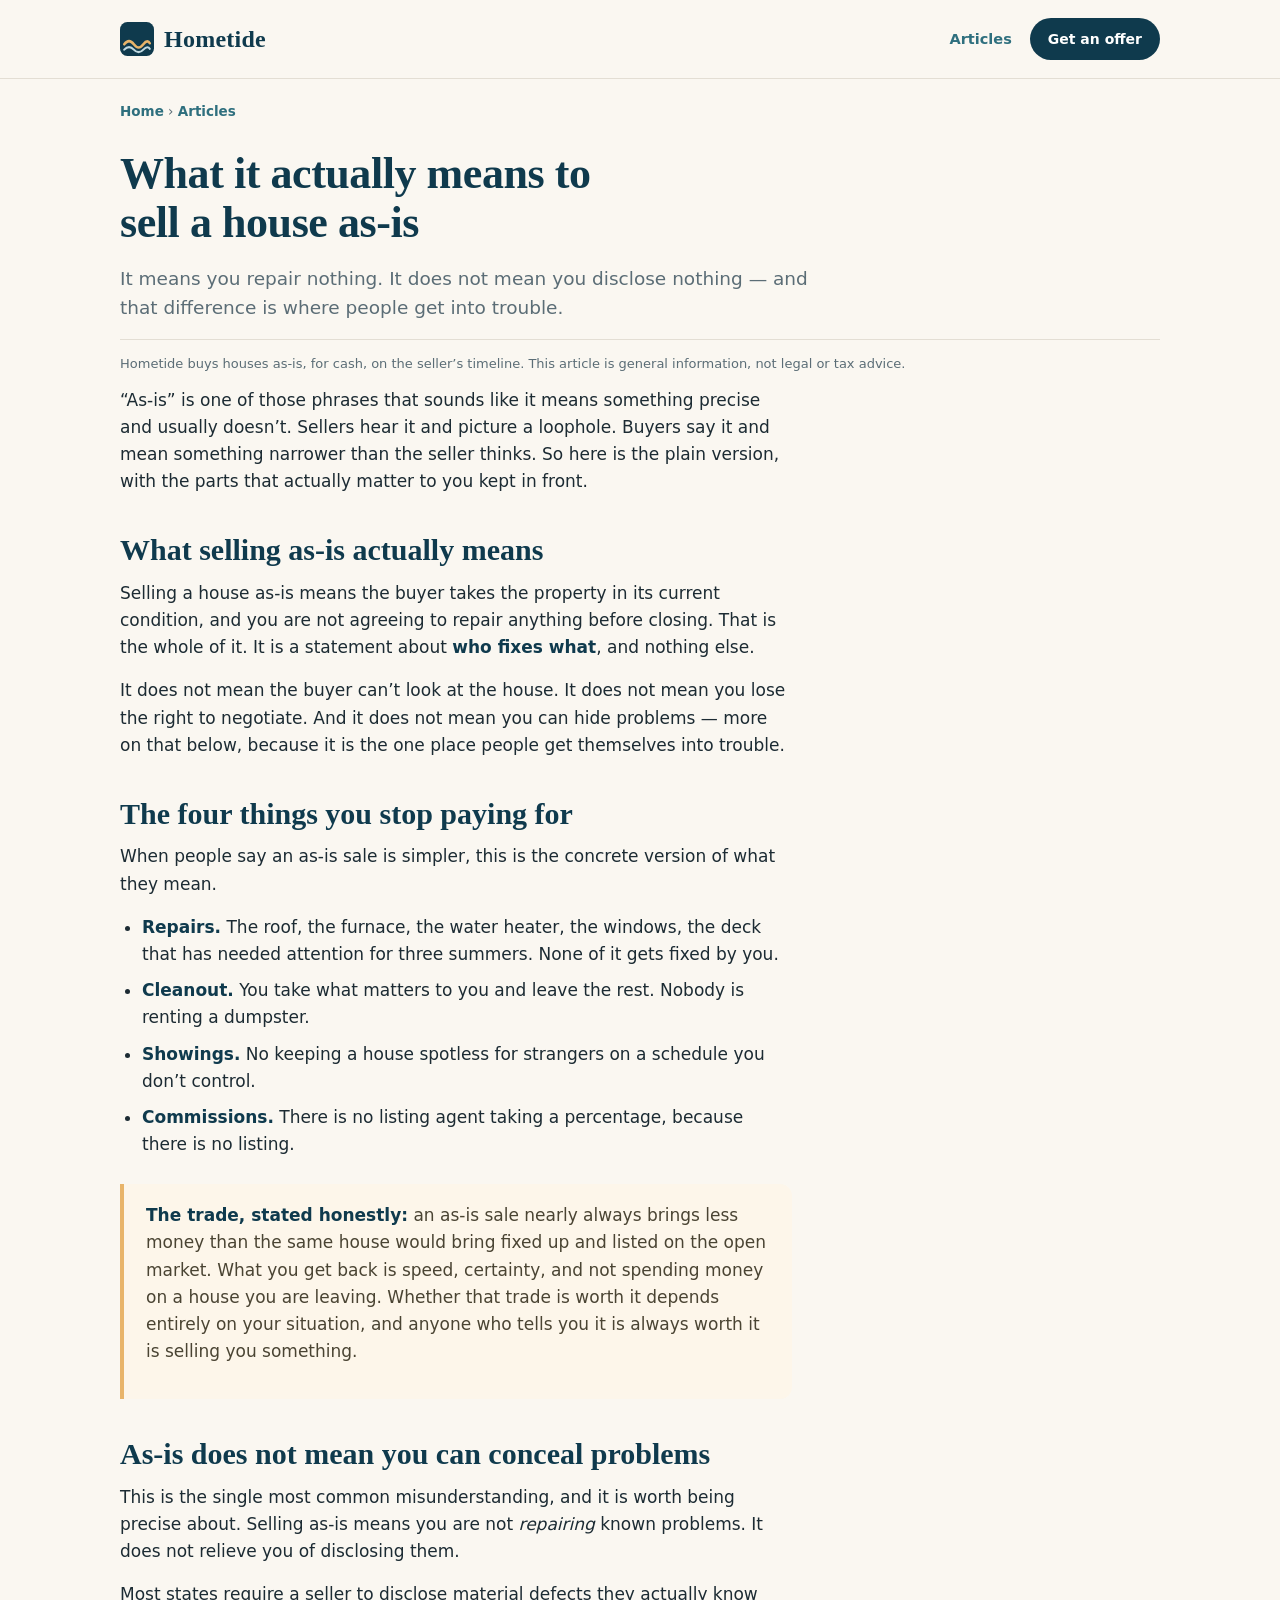
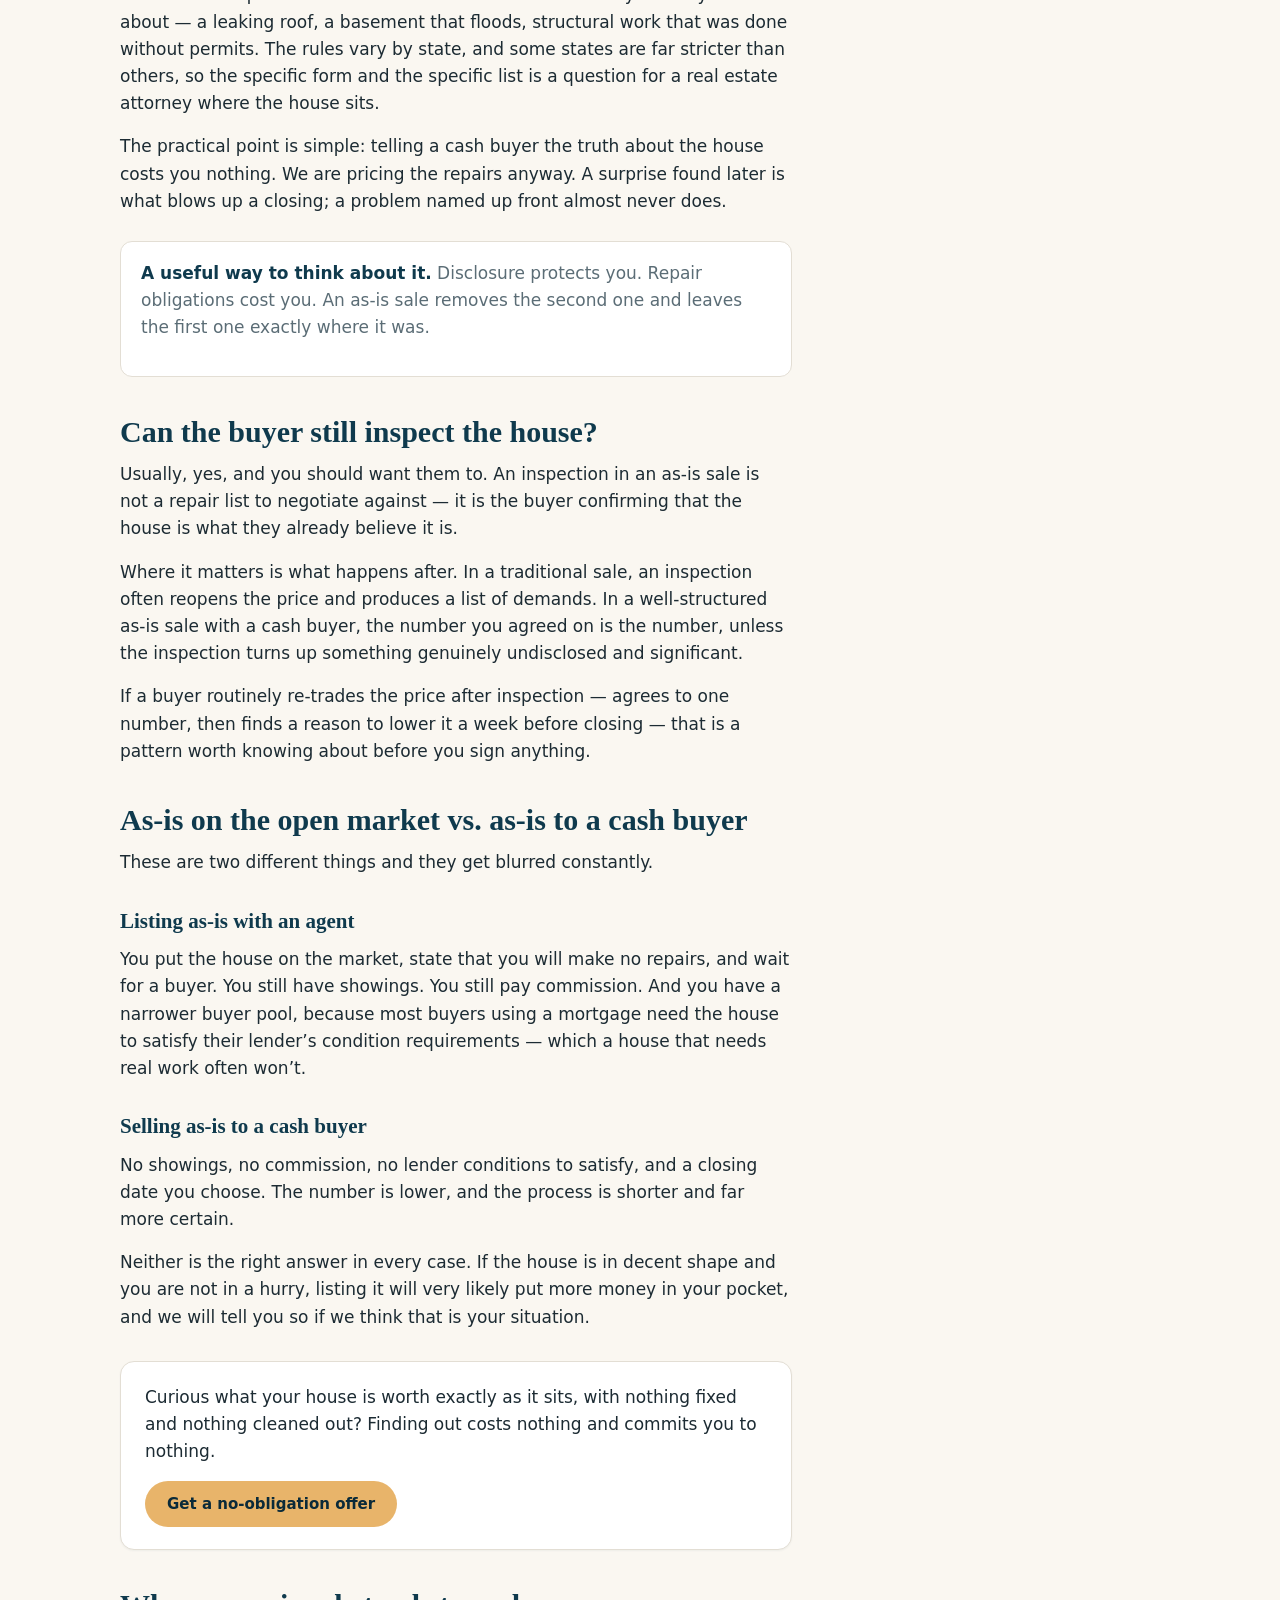
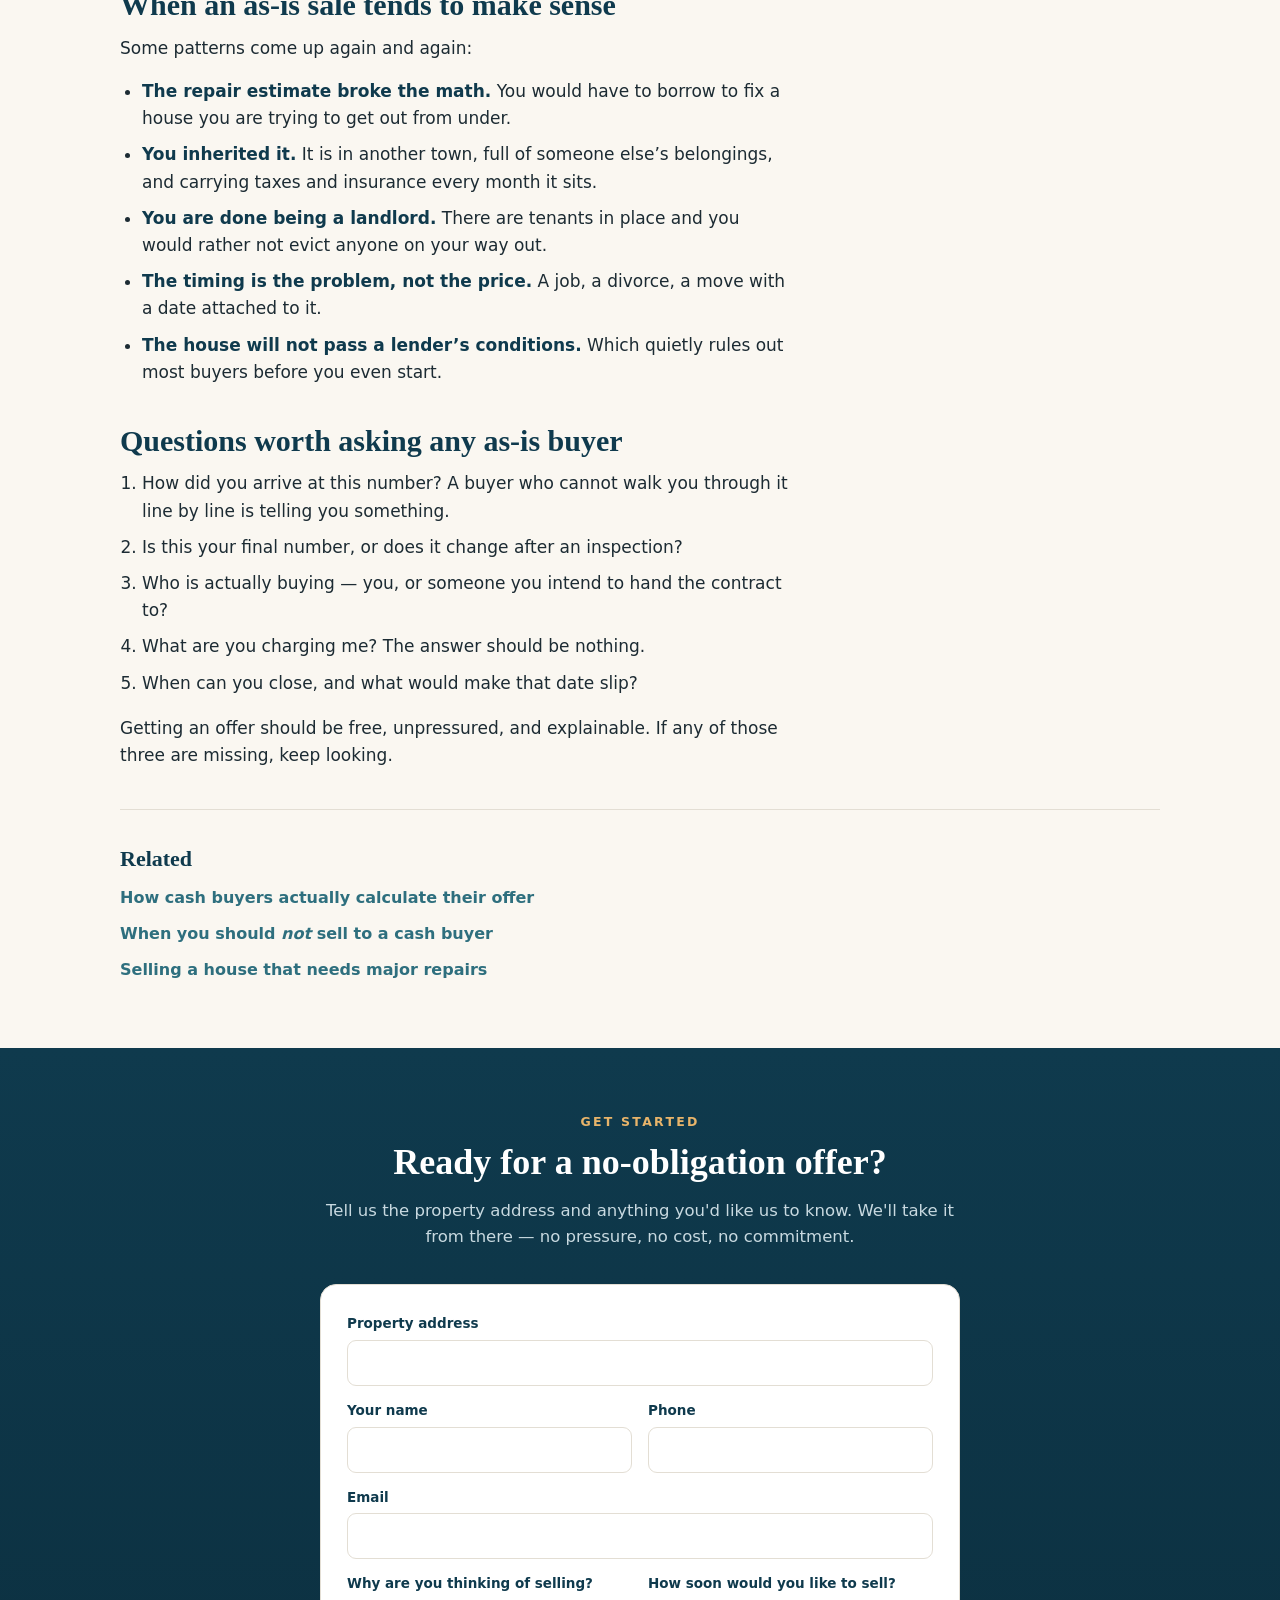
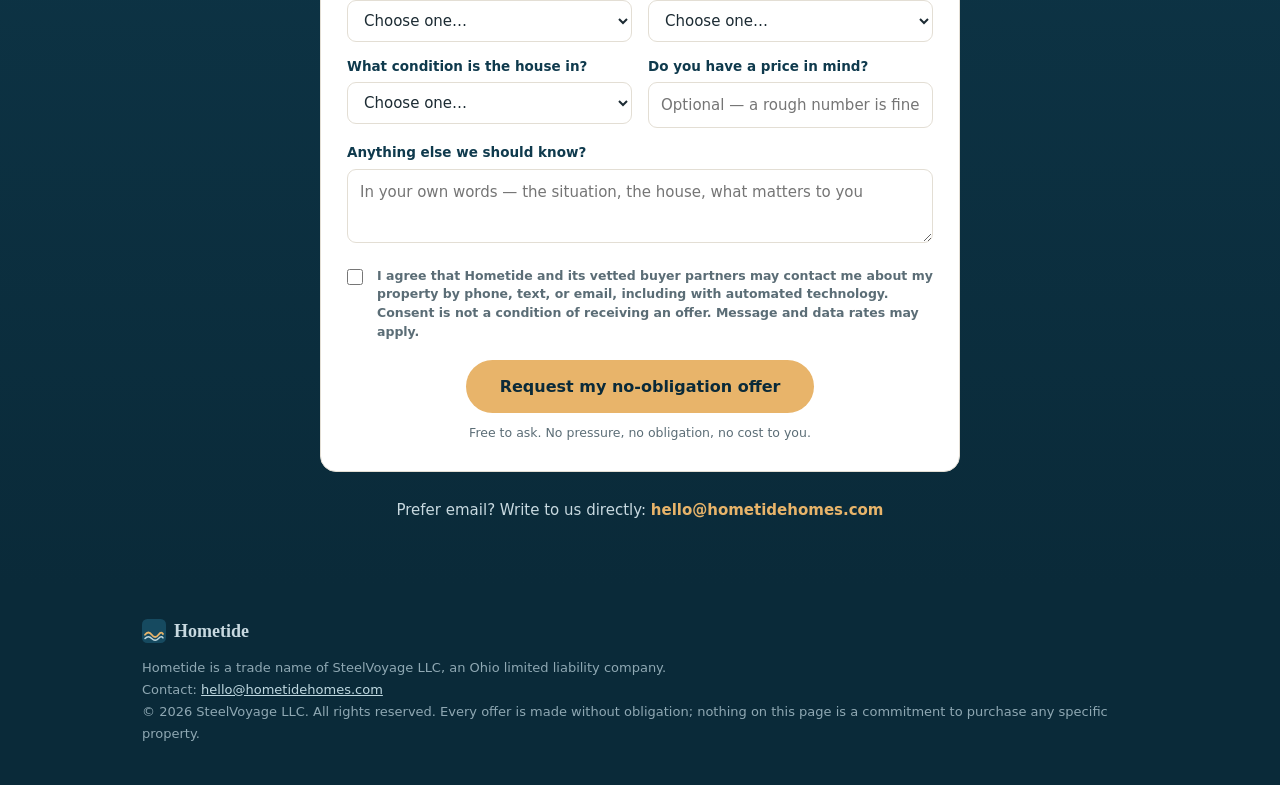
<file: articles/sell-house-as-is.html>
<!doctype html>
<html lang="en">
<head>
<meta charset="utf-8">
<meta name="viewport" content="width=device-width, initial-scale=1">
<title>What It Actually Means to Sell a House As-Is | Hometide</title>
<script>
!function(f,b,e,v,n,t,s){if(f.fbq)return;n=f.fbq=function(){n.callMethod?
n.callMethod.apply(n,arguments):n.queue.push(arguments)};if(!f._fbq)f._fbq=n;
n.push=n;n.loaded=!0;n.version='2.0';n.queue=[];t=b.createElement(e);t.async=!0;
t.src=v;s=b.getElementsByTagName(e)[0];s.parentNode.insertBefore(t,s)}(window,
document,'script','https://connect.facebook.net/en_US/fbevents.js');
fbq('init','1367266238373716');
fbq('track','PageView');
</script>
<noscript><img height="1" width="1" style="display:none"
src="https://www.facebook.com/tr?id=1367266238373716&ev=PageView&noscript=1"></noscript>
<meta name="description" content="Selling as-is means the buyer takes the house in its current condition and you repair nothing. What that does and does not cover, the disclosure rule people get wrong, and when the trade is worth it.">
<meta property="og:title" content="What It Actually Means to Sell a House As-Is | Hometide">
<meta property="og:description" content="Selling as-is means the buyer takes the house in its current condition and you repair nothing. What that does and does not cover, the disclosure rule people get wrong, and when the trade is worth it.">
<meta property="og:type" content="article">
<meta property="og:url" content="https://hometidehomes.com/articles/sell-house-as-is.html">
<meta property="og:image" content="https://hometidehomes.com/assets/og/sell-house-as-is.jpg">
<meta property="og:image:width" content="1200">
<meta property="og:image:height" content="630">
<meta name="twitter:card" content="summary_large_image">
<meta name="twitter:image" content="https://hometidehomes.com/assets/og/sell-house-as-is.jpg">
<link rel="canonical" href="https://hometidehomes.com/articles/sell-house-as-is.html">
<link rel="icon" href="data:image/svg+xml,%3Csvg xmlns='http://www.w3.org/2000/svg' viewBox='0 0 32 32'%3E%3Crect width='32' height='32' rx='7' fill='%230f3a4d'/%3E%3Cpath d='M4 21c3-4 6-4 9 0s6 4 9 0 5-3 6-1' stroke='%23e8b46a' stroke-width='2.4' fill='none' stroke-linecap='round'/%3E%3Cpath d='M4 26c3-3.2 6-3.2 9 0s6 3.2 9 0 5-2.4 6-.8' stroke='%23bfd8e0' stroke-width='2' fill='none' stroke-linecap='round'/%3E%3C/svg%3E">
<style>
  :root{
    --navy:#0f3a4d; --navy-deep:#0a2a39; --teal:#2e6f7e;
    --sand:#e8b46a; --sand-deep:#c9923f;
    --paper:#faf7f1; --card:#ffffff; --ink:#1c2b33; --muted:#5b6d76;
    --line:#e3ded4;
    --serif:"Iowan Old Style","Palatino Linotype",Palatino,Georgia,serif;
    --sans:system-ui,-apple-system,"Segoe UI",Roboto,Helvetica,Arial,sans-serif;
  }
  *{box-sizing:border-box;margin:0;padding:0}
  html{scroll-behavior:smooth}
  body{font-family:var(--sans);color:var(--ink);background:var(--paper);line-height:1.6;-webkit-font-smoothing:antialiased}
  .wrap{max-width:1040px;margin:0 auto;padding:0 22px}

  header{background:var(--paper);border-bottom:1px solid var(--line)}
  .nav{display:flex;align-items:center;justify-content:space-between;padding:18px 0}
  .brand{display:flex;align-items:center;gap:10px;text-decoration:none;color:var(--navy)}
  .brand svg{width:34px;height:34px;flex-shrink:0}
  .brand .name{font-family:var(--serif);font-weight:700;font-size:24px;letter-spacing:.01em}
  .nav .cta-sm{font-size:14px;font-weight:600;color:#fff;background:var(--navy);border-radius:999px;
    padding:10px 18px;text-decoration:none}
  .nav .cta-sm:hover{background:var(--teal)}

  .hero{background:linear-gradient(180deg,var(--navy) 0%,var(--navy-deep) 100%);color:#f2f6f7;
    padding:72px 0 0;overflow:hidden}
  .hero-grid{display:grid;grid-template-columns:1.15fr .85fr;gap:36px;align-items:center}
  @media(max-width:760px){.hero-grid{grid-template-columns:1fr}}
  .hero h1{font-family:var(--serif);font-size:clamp(34px,5.6vw,54px);line-height:1.08;font-weight:700;
    letter-spacing:-.01em}
  .hero h1 em{font-style:normal;color:var(--sand)}
  .hero p.lead{font-size:18px;color:#c8d9e0;margin-top:18px;max-width:46ch}
  .hero .ctas{display:flex;gap:12px;flex-wrap:wrap;margin:28px 0 8px}
  .btn{display:inline-block;font-weight:700;font-size:16px;border-radius:999px;padding:14px 26px;
    text-decoration:none;border:2px solid transparent}
  .btn.primary{background:var(--sand);color:var(--navy-deep)}
  .btn.primary:hover{background:var(--sand-deep)}
  .btn.ghost{border-color:#4a6b7a;color:#e6eef1}
  .btn.ghost:hover{border-color:var(--sand);color:var(--sand)}
  .hero .fine{font-size:13px;color:#8fa8b3;margin-bottom:26px}
  .hero-art{align-self:end;justify-self:center;width:min(340px,80%)}
  .wave-band{display:block;width:100%;height:56px}

  .ticks{background:var(--card);border-bottom:1px solid var(--line)}
  .ticks .wrap{display:flex;flex-wrap:wrap;gap:6px 34px;justify-content:center;padding:16px 22px}
  .tick{display:flex;align-items:center;gap:8px;font-size:14.5px;font-weight:600;color:var(--teal)}
  .tick svg{width:17px;height:17px;flex-shrink:0}

  section.block{padding:64px 0}
  .kicker{font-size:12.5px;font-weight:700;letter-spacing:.18em;text-transform:uppercase;color:var(--teal)}
  h2{font-family:var(--serif);font-size:clamp(26px,3.6vw,36px);line-height:1.15;margin:10px 0 14px;color:var(--navy)}
  .sub{color:var(--muted);max-width:62ch;font-size:16.5px}

  .steps{display:grid;grid-template-columns:repeat(3,1fr);gap:18px;margin-top:34px}
  @media(max-width:760px){.steps{grid-template-columns:1fr}}
  .step{background:var(--card);border:1px solid var(--line);border-radius:14px;padding:24px 22px;
    box-shadow:0 1px 2px rgba(15,58,77,.05)}
  .step .num{font-family:var(--serif);font-size:15px;font-weight:700;color:var(--sand-deep);
    letter-spacing:.06em}
  .step h3{font-size:18.5px;color:var(--navy);margin:8px 0 8px}
  .step p{font-size:15px;color:var(--muted)}

  .why{background:var(--card);border-top:1px solid var(--line);border-bottom:1px solid var(--line)}
  .why-grid{display:grid;grid-template-columns:repeat(2,1fr);gap:16px 28px;margin-top:30px}
  @media(max-width:700px){.why-grid{grid-template-columns:1fr}}
  .why-item{display:grid;grid-template-columns:26px 1fr;gap:12px;align-items:start}
  .why-item svg{width:24px;height:24px;margin-top:2px}
  .why-item h3{font-size:17px;color:var(--navy);margin-bottom:4px}
  .why-item p{font-size:14.5px;color:var(--muted)}

  .honest{border-left:4px solid var(--sand);background:#fdf6ea;border-radius:0 12px 12px 0;
    padding:20px 24px;margin-top:34px}
  .honest p{font-size:15.5px;color:#4a4433}
  .honest p b{color:var(--navy)}

  .contact{background:linear-gradient(180deg,var(--navy) 0%,var(--navy-deep) 100%);color:#f2f6f7;
    text-align:center}
  .contact h2{color:#fff}
  .contact .sub{margin:0 auto;color:#c8d9e0}
  .contact .ctas{margin-top:30px;display:flex;gap:12px;justify-content:center;flex-wrap:wrap}
  .contact .reach{margin-top:26px;font-size:15px;color:#c8d9e0}
  .contact .reach a{color:var(--sand);text-decoration:none;font-weight:600}
  .contact .reach a:hover{text-decoration:underline}

  .offer-form{max-width:640px;margin:34px auto 0;text-align:left;background:var(--card);
    border:1px solid var(--line);border-radius:16px;padding:28px 26px;color:var(--ink)}
  .offer-form .fgrid{display:grid;grid-template-columns:1fr 1fr;gap:14px 16px}
  @media(max-width:620px){.offer-form .fgrid{grid-template-columns:1fr}}
  .offer-form .full{grid-column:1 / -1}
  .offer-form label{display:block;font-size:13.5px;font-weight:700;color:var(--navy);margin-bottom:5px}
  .offer-form input,.offer-form select,.offer-form textarea{width:100%;font:inherit;font-size:15px;
    color:var(--ink);background:#fff;border:1px solid var(--line);border-radius:9px;padding:10px 12px}
  .offer-form textarea{min-height:74px;resize:vertical}
  .offer-form input:focus,.offer-form select:focus,.offer-form textarea:focus{outline:2px solid var(--teal);outline-offset:1px}
  .offer-form .consent{display:grid;grid-template-columns:20px 1fr;gap:10px;align-items:start;
    font-size:12.5px;color:var(--muted);margin-top:16px;line-height:1.5}
  .offer-form .consent input{width:16px;height:16px;margin-top:2px}
  .offer-form .fbtn{margin-top:18px;text-align:center}
  .offer-form .fbtn button{font:inherit;font-weight:700;font-size:16px;color:var(--navy-deep);
    background:var(--sand);border:none;border-radius:999px;padding:14px 34px;cursor:pointer}
  .offer-form .fbtn button:hover{background:var(--sand-deep)}
  .offer-form .fnote{font-size:12.5px;color:var(--muted);text-align:center;margin-top:10px}

  footer{background:var(--navy-deep);color:#8fa8b3;padding:30px 0 40px;font-size:13px;line-height:1.7}
  footer .fbrand{display:flex;align-items:center;gap:8px;color:#c8d9e0;font-family:var(--serif);
    font-weight:700;font-size:18px;margin-bottom:10px}
  footer .fbrand svg{width:24px;height:24px}
  footer a{color:#bfd8e0}
/* ---- article pages (added 2026-08-28) ---- */
.crumb{font-size:13.5px;color:var(--muted);padding:22px 0 0}
.crumb a{color:var(--teal);text-decoration:none;font-weight:600}
.crumb a:hover{text-decoration:underline}
.ahead{padding:26px 0 6px}
.ahead h1{font-family:var(--serif);font-size:clamp(29px,4.4vw,44px);line-height:1.12;color:var(--navy);
  font-weight:700;letter-spacing:-.01em;max-width:22ch}
.ahead .standfirst{font-size:18.5px;color:var(--muted);margin-top:16px;max-width:60ch}
.ahead .meta{font-size:13px;color:var(--muted);margin-top:16px;border-top:1px solid var(--line);padding-top:14px}
.article{padding:6px 0 56px}
.article .body{max-width:66ch}
.article .body h2{font-size:clamp(23px,3vw,30px);margin:38px 0 12px}
.article .body h3{font-family:var(--serif);font-size:21px;color:var(--navy);margin:28px 0 8px}
.article .body p{font-size:17px;margin-bottom:16px}
.article .body ul,.article .body ol{margin:0 0 18px 22px}
.article .body li{font-size:17px;margin-bottom:9px}
.article .body strong{color:var(--navy)}
.pull{border-left:4px solid var(--sand);background:#fdf6ea;border-radius:0 12px 12px 0;
  padding:18px 22px;margin:26px 0;font-size:16.5px;color:#4a4433}
.pull b{color:var(--navy)}
.note{background:var(--card);border:1px solid var(--line);border-radius:12px;padding:18px 20px;
  margin:26px 0;font-size:15px;color:var(--muted)}
.note b{color:var(--navy)}
.midcta{background:var(--card);border:1px solid var(--line);border-radius:14px;padding:22px 24px;
  margin:30px 0;box-shadow:0 1px 2px rgba(15,58,77,.05)}
.midcta p{font-size:16px;margin-bottom:14px}
.midcta a{display:inline-block;font-weight:700;font-size:15px;color:var(--navy-deep);background:var(--sand);
  border-radius:999px;padding:11px 22px;text-decoration:none}
.midcta a:hover{background:var(--sand-deep)}
.related{border-top:1px solid var(--line);margin-top:40px;padding-top:26px}
.related h2{font-size:22px;margin-bottom:14px}
.related ul{list-style:none;margin:0}
.related li{margin-bottom:10px}
.related a{color:var(--teal);text-decoration:none;font-weight:600;font-size:16px}
.related a:hover{text-decoration:underline}
.idx-grid{display:grid;grid-template-columns:repeat(2,1fr);gap:18px;margin-top:32px}
@media(max-width:760px){.idx-grid{grid-template-columns:1fr}}
.idx-card{background:var(--card);border:1px solid var(--line);border-radius:14px;padding:24px 22px;
  box-shadow:0 1px 2px rgba(15,58,77,.05);display:block;text-decoration:none;color:inherit}
.idx-card:hover{border-color:var(--teal)}
.idx-card h3{font-family:var(--serif);font-size:20px;color:var(--navy);margin-bottom:8px;line-height:1.25}
.idx-card p{font-size:15px;color:var(--muted)}

</style>
</head>
<body>

<header>
  <div class="wrap nav">
    <a class="brand" href="/">
      <svg viewBox="0 0 32 32" aria-hidden="true"><rect width="32" height="32" rx="7" fill="#0f3a4d"/><path d="M4 21c3-4 6-4 9 0s6 4 9 0 5-3 6-1" stroke="#e8b46a" stroke-width="2.4" fill="none" stroke-linecap="round"/><path d="M4 26c3-3.2 6-3.2 9 0s6 3.2 9 0 5-2.4 6-.8" stroke="#bfd8e0" stroke-width="2" fill="none" stroke-linecap="round"/></svg>
      <span class="name">Hometide</span>
    </a>
    <span style="display:flex;align-items:center;gap:18px">
      <a href="/articles/" style="font-size:14.5px;font-weight:600;color:var(--teal);text-decoration:none">Articles</a>
      <a class="cta-sm" href="#contact">Get an offer</a>
    </span>
  </div>
</header>

<div class="wrap crumb"><a href="/">Home</a> &rsaquo; <a href="index.html">Articles</a></div>

<div class="wrap ahead">
  <h1>What it actually means to sell a house as-is</h1>
  <p class="standfirst">It means you repair nothing. It does not mean you disclose nothing &mdash; and that difference is where people get into trouble.</p>
  <p class="meta">Hometide buys houses as-is, for cash, on the seller&rsquo;s timeline. This article is general information, not legal or tax advice.</p>
</div>

<div class="wrap article">
  <div class="body">
    <p>&ldquo;As-is&rdquo; is one of those phrases that sounds like it means something precise and usually doesn&rsquo;t. Sellers hear it and picture a loophole. Buyers say it and mean something narrower than the seller thinks. So here is the plain version, with the parts that actually matter to you kept in front.</p>

    <h2>What selling as-is actually means</h2>
    <p>Selling a house as-is means the buyer takes the property in its current condition, and you are not agreeing to repair anything before closing. That is the whole of it. It is a statement about <strong>who fixes what</strong>, and nothing else.</p>
    <p>It does not mean the buyer can&rsquo;t look at the house. It does not mean you lose the right to negotiate. And it does not mean you can hide problems &mdash; more on that below, because it is the one place people get themselves into trouble.</p>

    <h2>The four things you stop paying for</h2>
    <p>When people say an as-is sale is simpler, this is the concrete version of what they mean.</p>
    <ul>
      <li><strong>Repairs.</strong> The roof, the furnace, the water heater, the windows, the deck that has needed attention for three summers. None of it gets fixed by you.</li>
      <li><strong>Cleanout.</strong> You take what matters to you and leave the rest. Nobody is renting a dumpster.</li>
      <li><strong>Showings.</strong> No keeping a house spotless for strangers on a schedule you don&rsquo;t control.</li>
      <li><strong>Commissions.</strong> There is no listing agent taking a percentage, because there is no listing.</li>
    </ul>

    <div class="pull"><p><b>The trade, stated honestly:</b> an as-is sale nearly always brings less money than the same house would bring fixed up and listed on the open market. What you get back is speed, certainty, and not spending money on a house you are leaving. Whether that trade is worth it depends entirely on your situation, and anyone who tells you it is always worth it is selling you something.</p></div>

    <h2>As-is does not mean you can conceal problems</h2>
    <p>This is the single most common misunderstanding, and it is worth being precise about. Selling as-is means you are not <em>repairing</em> known problems. It does not relieve you of disclosing them.</p>
    <p>Most states require a seller to disclose material defects they actually know about &mdash; a leaking roof, a basement that floods, structural work that was done without permits. The rules vary by state, and some states are far stricter than others, so the specific form and the specific list is a question for a real estate attorney where the house sits.</p>
    <p>The practical point is simple: telling a cash buyer the truth about the house costs you nothing. We are pricing the repairs anyway. A surprise found later is what blows up a closing; a problem named up front almost never does.</p>

    <div class="note"><p><b>A useful way to think about it.</b> Disclosure protects you. Repair obligations cost you. An as-is sale removes the second one and leaves the first one exactly where it was.</p></div>

    <h2>Can the buyer still inspect the house?</h2>
    <p>Usually, yes, and you should want them to. An inspection in an as-is sale is not a repair list to negotiate against &mdash; it is the buyer confirming that the house is what they already believe it is.</p>
    <p>Where it matters is what happens after. In a traditional sale, an inspection often reopens the price and produces a list of demands. In a well-structured as-is sale with a cash buyer, the number you agreed on is the number, unless the inspection turns up something genuinely undisclosed and significant.</p>
    <p>If a buyer routinely re-trades the price after inspection &mdash; agrees to one number, then finds a reason to lower it a week before closing &mdash; that is a pattern worth knowing about before you sign anything.</p>

    <h2>As-is on the open market vs. as-is to a cash buyer</h2>
    <p>These are two different things and they get blurred constantly.</p>
    <h3>Listing as-is with an agent</h3>
    <p>You put the house on the market, state that you will make no repairs, and wait for a buyer. You still have showings. You still pay commission. And you have a narrower buyer pool, because most buyers using a mortgage need the house to satisfy their lender&rsquo;s condition requirements &mdash; which a house that needs real work often won&rsquo;t.</p>
    <h3>Selling as-is to a cash buyer</h3>
    <p>No showings, no commission, no lender conditions to satisfy, and a closing date you choose. The number is lower, and the process is shorter and far more certain.</p>
    <p>Neither is the right answer in every case. If the house is in decent shape and you are not in a hurry, listing it will very likely put more money in your pocket, and we will tell you so if we think that is your situation.</p>

    <div class="midcta">
      <p>Curious what your house is worth exactly as it sits, with nothing fixed and nothing cleaned out? Finding out costs nothing and commits you to nothing.</p>
      <a href="#contact">Get a no-obligation offer</a>
    </div>

    <h2>When an as-is sale tends to make sense</h2>
    <p>Some patterns come up again and again:</p>
    <ul>
      <li><strong>The repair estimate broke the math.</strong> You would have to borrow to fix a house you are trying to get out from under.</li>
      <li><strong>You inherited it.</strong> It is in another town, full of someone else&rsquo;s belongings, and carrying taxes and insurance every month it sits.</li>
      <li><strong>You are done being a landlord.</strong> There are tenants in place and you would rather not evict anyone on your way out.</li>
      <li><strong>The timing is the problem, not the price.</strong> A job, a divorce, a move with a date attached to it.</li>
      <li><strong>The house will not pass a lender&rsquo;s conditions.</strong> Which quietly rules out most buyers before you even start.</li>
    </ul>

    <h2>Questions worth asking any as-is buyer</h2>
    <ol>
      <li>How did you arrive at this number? A buyer who cannot walk you through it line by line is telling you something.</li>
      <li>Is this your final number, or does it change after an inspection?</li>
      <li>Who is actually buying &mdash; you, or someone you intend to hand the contract to?</li>
      <li>What are you charging me? The answer should be nothing.</li>
      <li>When can you close, and what would make that date slip?</li>
    </ol>
    <p>Getting an offer should be free, unpressured, and explainable. If any of those three are missing, keep looking.</p>

  </div>

  <div class="related">
    <h2>Related</h2>
    <ul>
      <li><a href="cash-offer-arithmetic.html">How cash buyers actually calculate their offer</a></li>
      <li><a href="when-not-to-sell-to-a-cash-buyer.html">When you should <em>not</em> sell to a cash buyer</a></li>
      <li><a href="sell-house-needs-major-repairs.html">Selling a house that needs major repairs</a></li>
    </ul>
  </div>
</div>

<section class="block contact" id="contact">
  <div class="wrap">
    <p class="kicker" style="color:var(--sand)">Get started</p>
    <h2>Ready for a no-obligation offer?</h2>
    <p class="sub">Tell us the property address and anything you'd like us to know. We'll take it from there — no pressure, no cost, no commitment.</p>
    <form class="offer-form" id="offer-form">
      <div class="fgrid">
        <div class="full">
          <label for="f-address">Property address</label>
          <input id="f-address" name="address" autocomplete="street-address" required>
        </div>
        <div>
          <label for="f-name">Your name</label>
          <input id="f-name" name="name" autocomplete="name" required>
        </div>
        <div>
          <label for="f-phone">Phone</label>
          <input id="f-phone" name="phone" type="tel" autocomplete="tel" required>
        </div>
        <div class="full">
          <label for="f-email">Email</label>
          <input id="f-email" name="email" type="email" autocomplete="email">
        </div>
        <div>
          <label for="f-why">Why are you thinking of selling?</label>
          <select id="f-why" name="reason" required>
            <option value="" selected disabled>Choose one…</option>
            <option>Inherited the property</option>
            <option>Relocating / moving</option>
            <option>Repairs are more than I want to take on</option>
            <option>Behind on payments</option>
            <option>Tired of being a landlord</option>
            <option>Divorce or family change</option>
            <option>Just exploring my options</option>
            <option>Something else</option>
          </select>
        </div>
        <div>
          <label for="f-when">How soon would you like to sell?</label>
          <select id="f-when" name="timeline" required>
            <option value="" selected disabled>Choose one…</option>
            <option>As soon as possible</option>
            <option>Within 1–3 months</option>
            <option>3–6 months</option>
            <option>6+ months / no rush</option>
          </select>
        </div>
        <div>
          <label for="f-cond">What condition is the house in?</label>
          <select id="f-cond" name="condition" required>
            <option value="" selected disabled>Choose one…</option>
            <option>Move-in ready</option>
            <option>Needs minor work</option>
            <option>Needs major repairs</option>
            <option>Not livable as-is</option>
          </select>
        </div>
        <div>
          <label for="f-price">Do you have a price in mind?</label>
          <input id="f-price" name="asking_price" inputmode="numeric" placeholder="Optional — a rough number is fine">
        </div>
        <div class="full">
          <label for="f-more">Anything else we should know?</label>
          <textarea id="f-more" name="details" required placeholder="In your own words — the situation, the house, what matters to you"></textarea>
        </div>
      </div>
      <label class="consent">
        <input type="checkbox" name="consent" required>
        <span>I agree that Hometide and its vetted buyer partners may contact me about my property by phone, text, or email, including with automated technology. Consent is not a condition of receiving an offer. Message and data rates may apply.</span>
      </label>
      <div aria-hidden="true" style="position:absolute;left:-9999px;width:1px;height:1px;overflow:hidden"><label for="f-website">Leave this empty</label><input id="f-website" name="website" tabindex="-1" autocomplete="off"></div>
      <div class="fbtn"><button type="submit">Request my no-obligation offer</button></div>
      <p class="fnote">Free to ask. No pressure, no obligation, no cost to you.</p>
    </form>
    <p class="reach">Prefer email? Write to us directly: <a href="mailto:hello@hometidehomes.com">hello@hometidehomes.com</a></p>
  </div>
</section>

<footer>
  <div class="wrap">
    <div class="fbrand">
      <svg viewBox="0 0 32 32" aria-hidden="true"><rect width="32" height="32" rx="7" fill="#164a60"/><path d="M4 21c3-4 6-4 9 0s6 4 9 0 5-3 6-1" stroke="#e8b46a" stroke-width="2.4" fill="none" stroke-linecap="round"/><path d="M4 26c3-3.2 6-3.2 9 0s6 3.2 9 0 5-2.4 6-.8" stroke="#bfd8e0" stroke-width="2" fill="none" stroke-linecap="round"/></svg>
      Hometide
    </div>
    <p>Hometide is a trade name of SteelVoyage LLC, an Ohio limited liability company.</p>
    <p>Contact: <a href="mailto:hello@hometidehomes.com">hello@hometidehomes.com</a></p>
    <p>&copy; 2026 SteelVoyage LLC. All rights reserved. Every offer is made without obligation; nothing on this page is a commitment to purchase any specific property.</p>
  </div>
</footer>

<script>
// Submissions post to the "Hometide seller form" Google Apps Script web app
// (deployed under contact@steelvoyage.com, same setup as the WarmKnock buyer form),
// which emails each lead to the SteelVoyage inbox. It replaced the lapsed Zapier relay.
// If the endpoint is not set or the post fails for any reason, fall back to a
// pre-filled email so no lead is ever lost.
var HT_ENDPOINT="https://script.google.com/macros/s/AKfycbyjptbGrpVCxMuYjpvqfmNL2yzQp3K4YjZd8Edcl7op6MzRiqWURepkRcNpp0jFVXrosw/exec";
document.getElementById("offer-form").addEventListener("submit",function(e){
  e.preventDefault();
  var f=e.target;
  if(!f.reportValidity()) return;
  var d=new FormData(f);
  var name=(d.get("name")||"").trim(), sp=name.indexOf(" ");
  var first=sp>0?name.slice(0,sp):name, last=sp>0?name.slice(sp+1):"-";
  var tf={"As soon as possible":"ASAP","Within 1–3 months":"1-3 Months","3–6 months":"3-6 Months","6+ months / no rush":"6+ Months"}[d.get("timeline")]||"";
  var price=parseFloat(String(d.get("asking_price")||"").replace(/[^0-9.]/g,""))||0;
  var btn=f.querySelector("button[type=submit]"); btn.disabled=true; btn.textContent="Sending…";
  var mailFallback=function(){
    var body="Property address: "+d.get("address")+"\nName: "+name+"\nPhone: "+d.get("phone")+
      "\nEmail: "+(d.get("email")||"")+"\nWhy selling: "+d.get("reason")+"\nHow soon: "+d.get("timeline")+
      "\nCondition: "+d.get("condition")+"\nPrice in mind: "+(d.get("asking_price")||"")+
      "\nAnything else: "+d.get("details")+"\nConsent to contact: yes";
    location.href="mailto:hello@hometidehomes.com?subject="+encodeURIComponent("Offer request: "+d.get("address"))+
      "&body="+encodeURIComponent(body);
    btn.disabled=false; btn.textContent="Request my no-obligation offer";
  };
  if(HT_ENDPOINT.indexOf("https://script.google.com/")!==0){ mailFallback(); return; }
  fetch(HT_ENDPOINT,{
    method:"POST",
    // No Content-Type header on purpose: a plain POST is a "simple" CORS request and
    // skips the preflight, which the Apps Script endpoint does not answer.
    body:JSON.stringify({
      FirstName:first,LastName:last,Phone:d.get("phone"),Email:d.get("email")||"",
      Address:d.get("address"),
      TransactionType:"Sell",Timeframe:tf,AskingPrice:price,
      Features:"Why selling: "+d.get("reason")+" | Condition: "+d.get("condition")+" | Price in mind: "+(d.get("asking_price")||"none given")+" | In their words: "+d.get("details"),
      TCPAContactConsent:"Agreed on hometidehomes.com: contact by phone/text/email incl. automated technology; consent not a condition of offer.",
      LandingPageURL:location.href,
      website:d.get("website")||""
    })
  }).then(function(r){return r.json();}).then(function(j){
    if(j&&j.status==="success"){
      if(window.fbq){fbq('track','Lead');}
      f.innerHTML='<p style="font-size:17px;text-align:center;padding:30px 10px"><b>Got it — thank you.</b><br>We’ll review your property and reach out shortly with next steps.</p>';
    } else { mailFallback(); }
  }).catch(mailFallback);
});
</script>
</body>
</html>
</file>
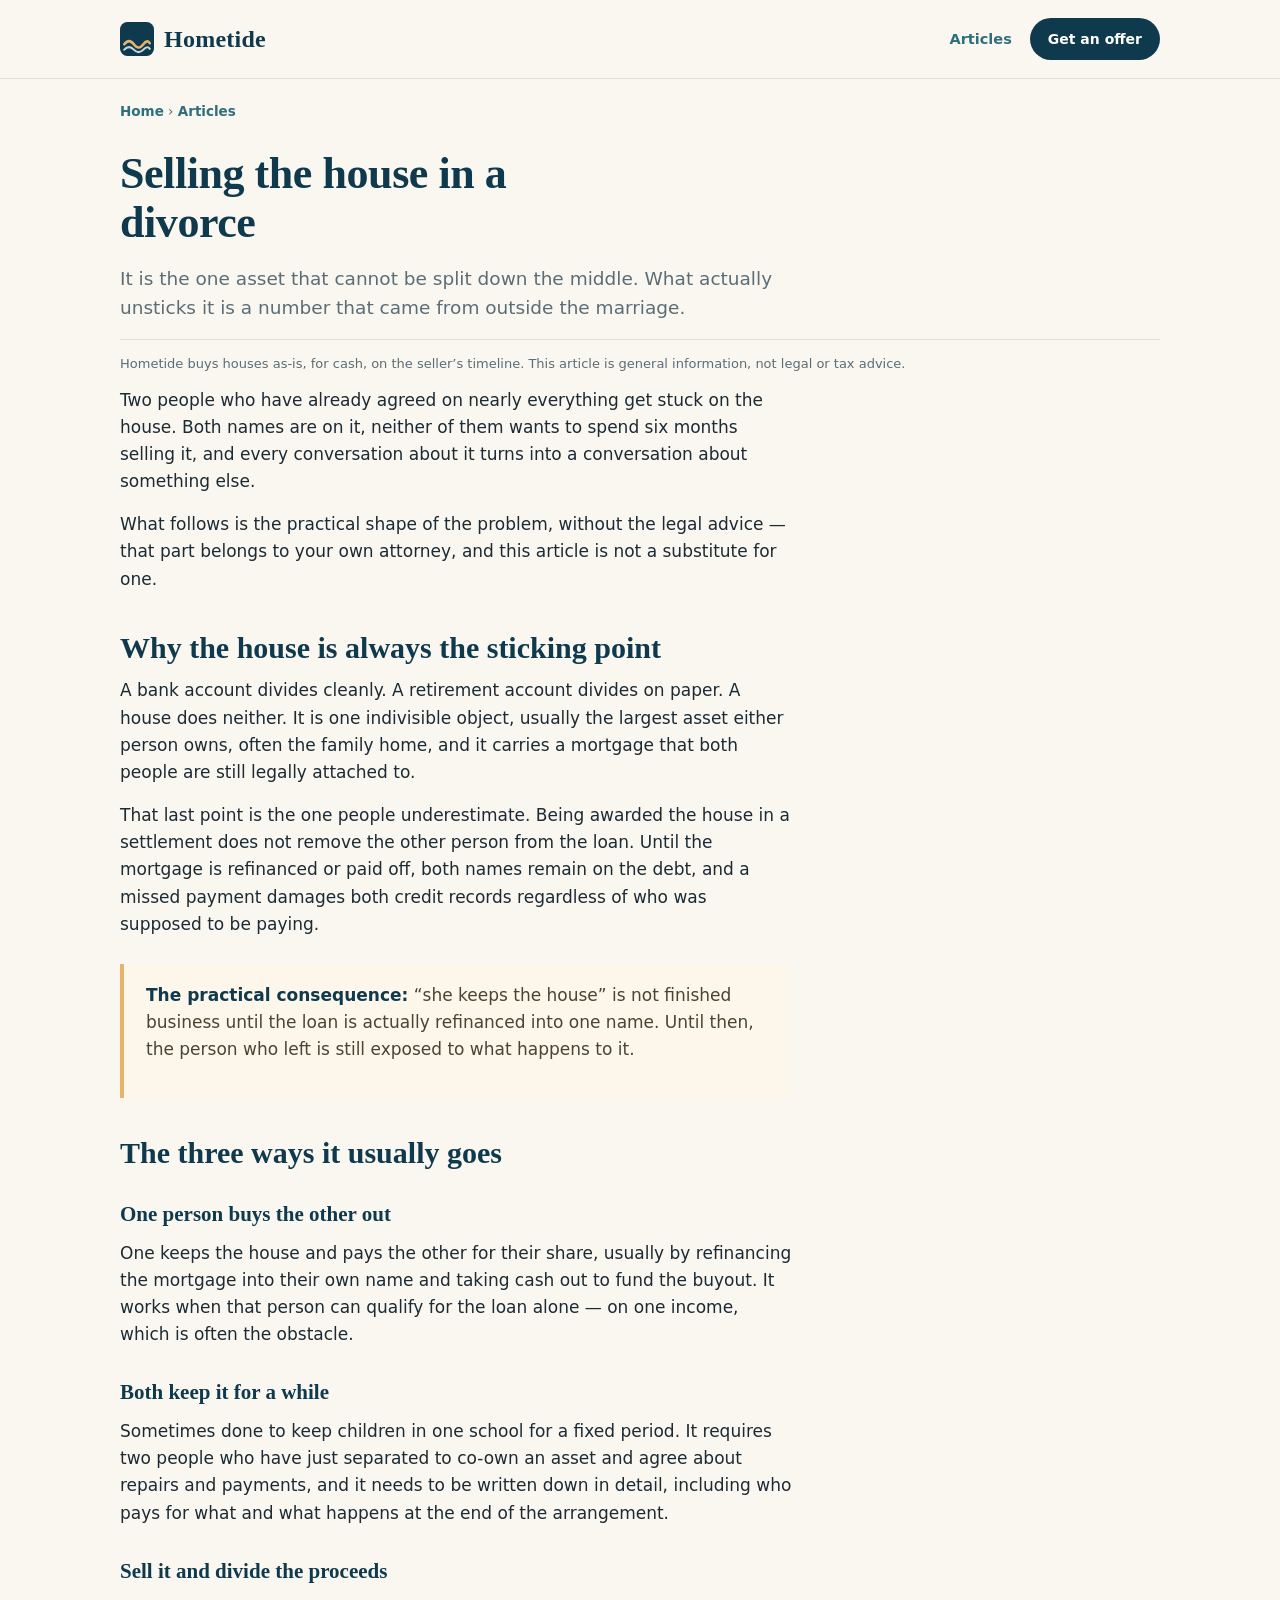
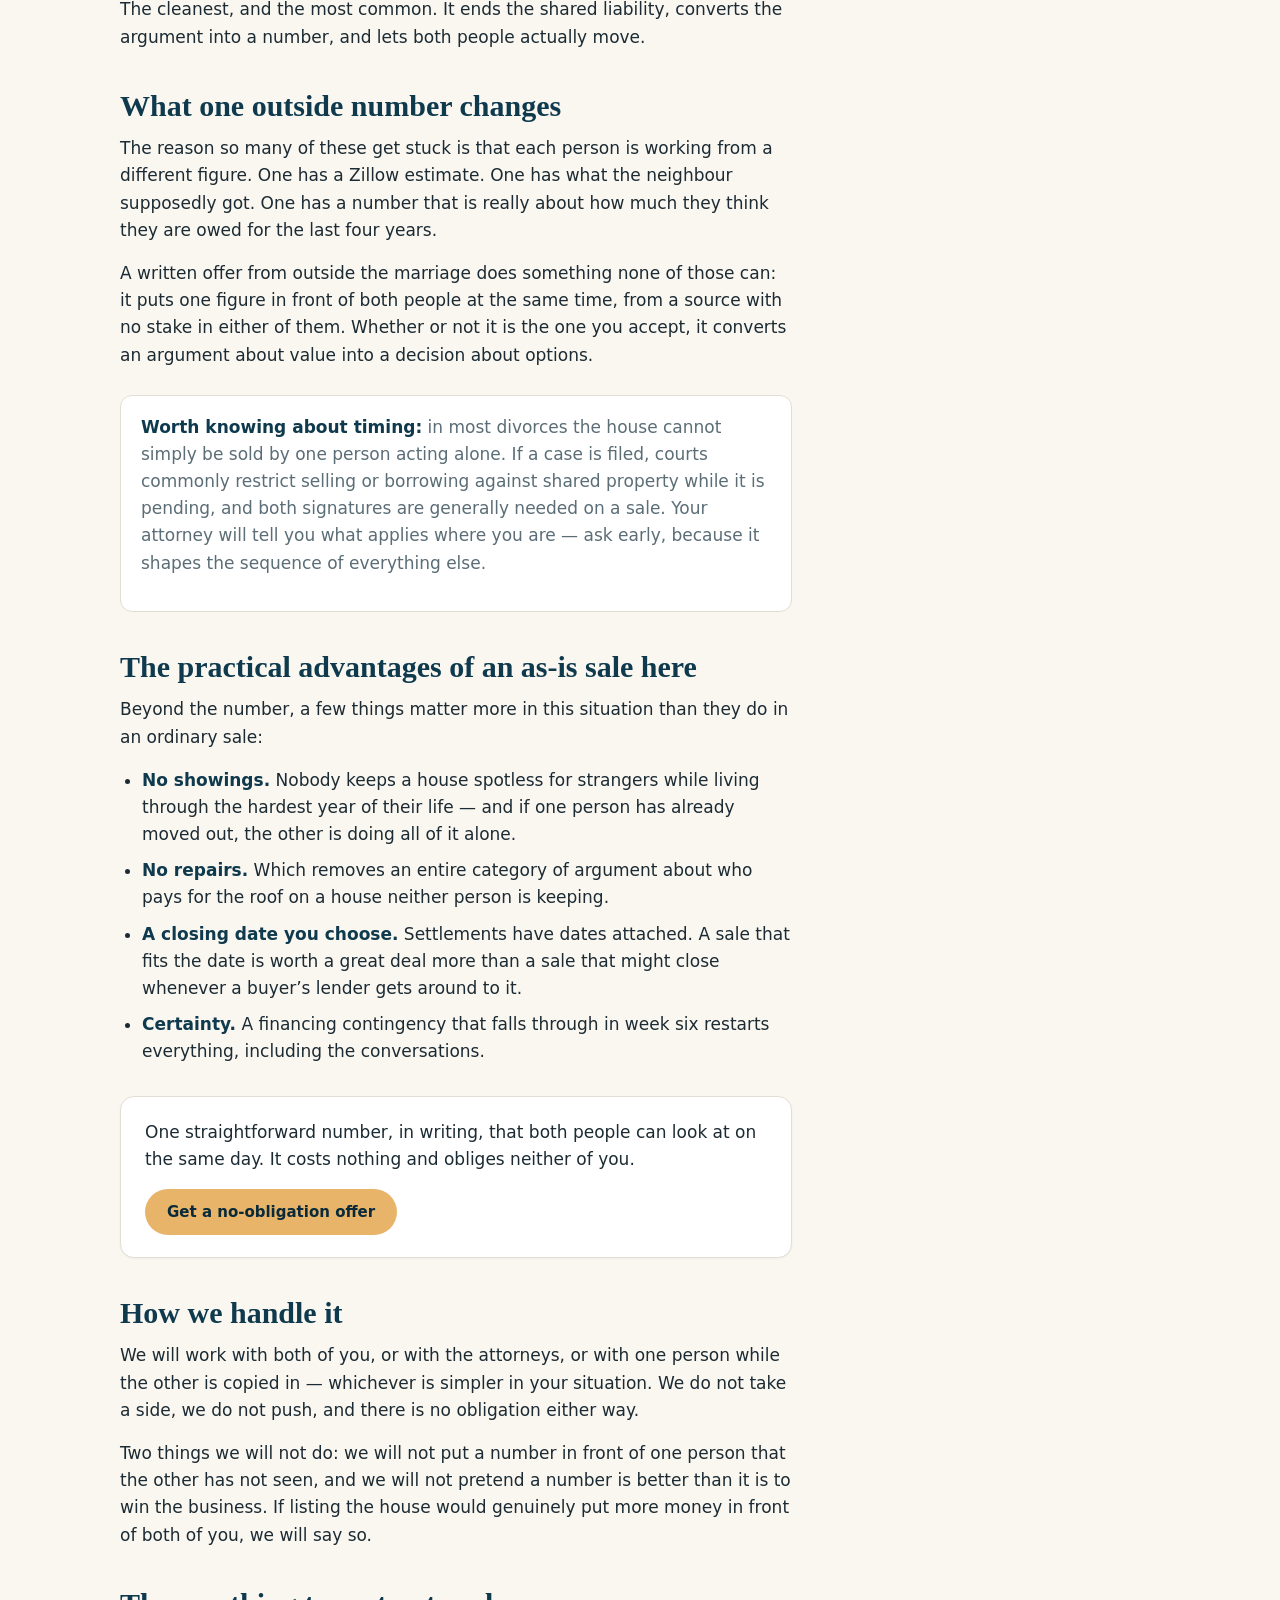
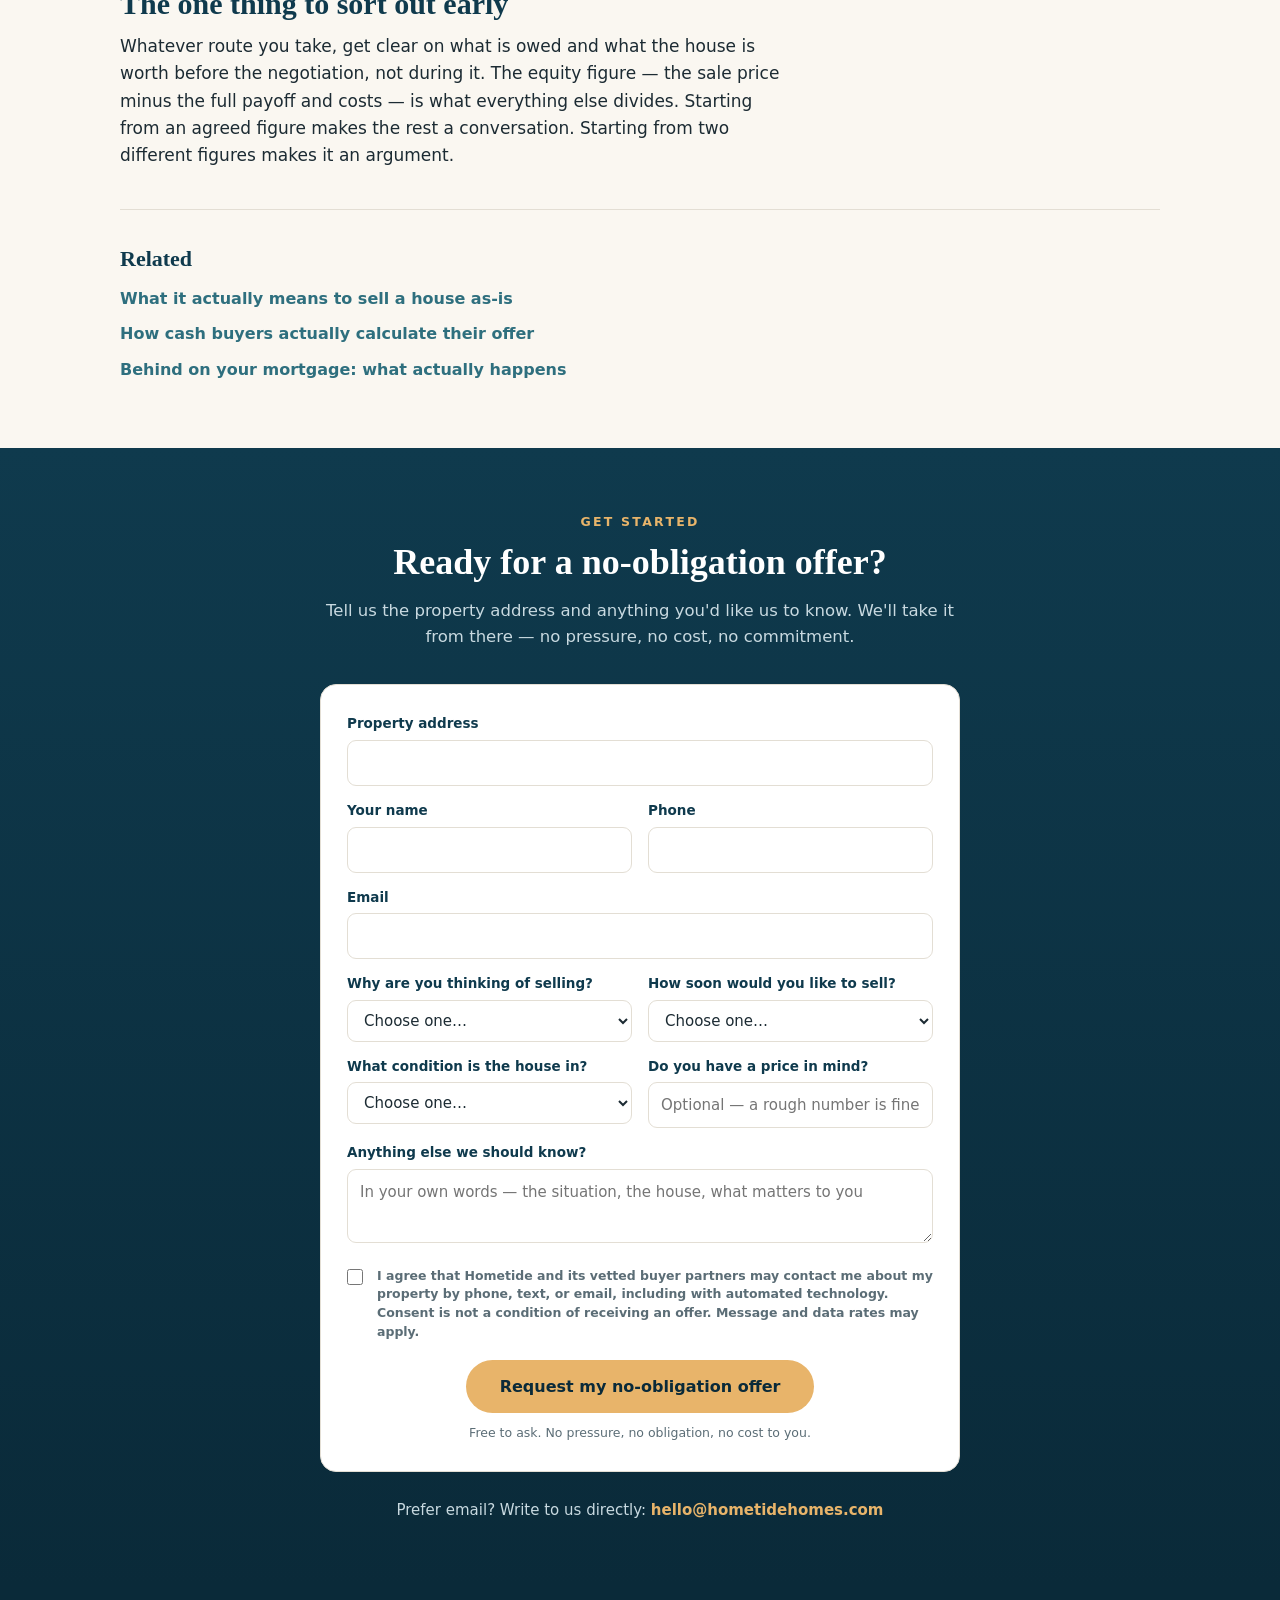
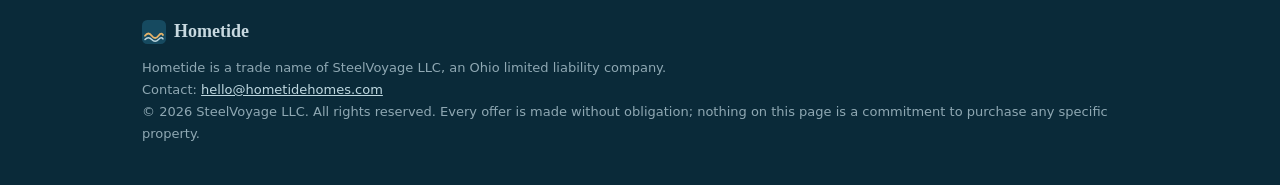
<file: articles/sell-house-during-divorce.html>
<!doctype html>
<html lang="en">
<head>
<meta charset="utf-8">
<meta name="viewport" content="width=device-width, initial-scale=1">
<title>Selling the House in a Divorce: Timing, Fairness and One Number Both People Trust | Hometide</title>
<script>
!function(f,b,e,v,n,t,s){if(f.fbq)return;n=f.fbq=function(){n.callMethod?
n.callMethod.apply(n,arguments):n.queue.push(arguments)};if(!f._fbq)f._fbq=n;
n.push=n;n.loaded=!0;n.version='2.0';n.queue=[];t=b.createElement(e);t.async=!0;
t.src=v;s=b.getElementsByTagName(e)[0];s.parentNode.insertBefore(t,s)}(window,
document,'script','https://connect.facebook.net/en_US/fbevents.js');
fbq('init','1367266238373716');
fbq('track','PageView');
</script>
<noscript><img height="1" width="1" style="display:none"
src="https://www.facebook.com/tr?id=1367266238373716&ev=PageView&noscript=1"></noscript>
<meta name="description" content="The house is usually the last thing left to settle. Why one outside number breaks the deadlock, what a buyout involves, and how to sell without showings while two people are living through the hardest year of their lives.">
<meta property="og:title" content="Selling the House in a Divorce: Timing, Fairness and One Number Both People Trust | Hometide">
<meta property="og:description" content="The house is usually the last thing left to settle. Why one outside number breaks the deadlock, what a buyout involves, and how to sell without showings while two people are living through the hardest year of their lives.">
<meta property="og:type" content="article">
<meta property="og:url" content="https://hometidehomes.com/articles/sell-house-during-divorce.html">
<meta property="og:image" content="https://hometidehomes.com/assets/og/sell-house-during-divorce.jpg">
<meta property="og:image:width" content="1200">
<meta property="og:image:height" content="630">
<meta name="twitter:card" content="summary_large_image">
<meta name="twitter:image" content="https://hometidehomes.com/assets/og/sell-house-during-divorce.jpg">
<link rel="canonical" href="https://hometidehomes.com/articles/sell-house-during-divorce.html">
<link rel="icon" href="data:image/svg+xml,%3Csvg xmlns='http://www.w3.org/2000/svg' viewBox='0 0 32 32'%3E%3Crect width='32' height='32' rx='7' fill='%230f3a4d'/%3E%3Cpath d='M4 21c3-4 6-4 9 0s6 4 9 0 5-3 6-1' stroke='%23e8b46a' stroke-width='2.4' fill='none' stroke-linecap='round'/%3E%3Cpath d='M4 26c3-3.2 6-3.2 9 0s6 3.2 9 0 5-2.4 6-.8' stroke='%23bfd8e0' stroke-width='2' fill='none' stroke-linecap='round'/%3E%3C/svg%3E">
<style>
  :root{
    --navy:#0f3a4d; --navy-deep:#0a2a39; --teal:#2e6f7e;
    --sand:#e8b46a; --sand-deep:#c9923f;
    --paper:#faf7f1; --card:#ffffff; --ink:#1c2b33; --muted:#5b6d76;
    --line:#e3ded4;
    --serif:"Iowan Old Style","Palatino Linotype",Palatino,Georgia,serif;
    --sans:system-ui,-apple-system,"Segoe UI",Roboto,Helvetica,Arial,sans-serif;
  }
  *{box-sizing:border-box;margin:0;padding:0}
  html{scroll-behavior:smooth}
  body{font-family:var(--sans);color:var(--ink);background:var(--paper);line-height:1.6;-webkit-font-smoothing:antialiased}
  .wrap{max-width:1040px;margin:0 auto;padding:0 22px}

  header{background:var(--paper);border-bottom:1px solid var(--line)}
  .nav{display:flex;align-items:center;justify-content:space-between;padding:18px 0}
  .brand{display:flex;align-items:center;gap:10px;text-decoration:none;color:var(--navy)}
  .brand svg{width:34px;height:34px;flex-shrink:0}
  .brand .name{font-family:var(--serif);font-weight:700;font-size:24px;letter-spacing:.01em}
  .nav .cta-sm{font-size:14px;font-weight:600;color:#fff;background:var(--navy);border-radius:999px;
    padding:10px 18px;text-decoration:none}
  .nav .cta-sm:hover{background:var(--teal)}

  .hero{background:linear-gradient(180deg,var(--navy) 0%,var(--navy-deep) 100%);color:#f2f6f7;
    padding:72px 0 0;overflow:hidden}
  .hero-grid{display:grid;grid-template-columns:1.15fr .85fr;gap:36px;align-items:center}
  @media(max-width:760px){.hero-grid{grid-template-columns:1fr}}
  .hero h1{font-family:var(--serif);font-size:clamp(34px,5.6vw,54px);line-height:1.08;font-weight:700;
    letter-spacing:-.01em}
  .hero h1 em{font-style:normal;color:var(--sand)}
  .hero p.lead{font-size:18px;color:#c8d9e0;margin-top:18px;max-width:46ch}
  .hero .ctas{display:flex;gap:12px;flex-wrap:wrap;margin:28px 0 8px}
  .btn{display:inline-block;font-weight:700;font-size:16px;border-radius:999px;padding:14px 26px;
    text-decoration:none;border:2px solid transparent}
  .btn.primary{background:var(--sand);color:var(--navy-deep)}
  .btn.primary:hover{background:var(--sand-deep)}
  .btn.ghost{border-color:#4a6b7a;color:#e6eef1}
  .btn.ghost:hover{border-color:var(--sand);color:var(--sand)}
  .hero .fine{font-size:13px;color:#8fa8b3;margin-bottom:26px}
  .hero-art{align-self:end;justify-self:center;width:min(340px,80%)}
  .wave-band{display:block;width:100%;height:56px}

  .ticks{background:var(--card);border-bottom:1px solid var(--line)}
  .ticks .wrap{display:flex;flex-wrap:wrap;gap:6px 34px;justify-content:center;padding:16px 22px}
  .tick{display:flex;align-items:center;gap:8px;font-size:14.5px;font-weight:600;color:var(--teal)}
  .tick svg{width:17px;height:17px;flex-shrink:0}

  section.block{padding:64px 0}
  .kicker{font-size:12.5px;font-weight:700;letter-spacing:.18em;text-transform:uppercase;color:var(--teal)}
  h2{font-family:var(--serif);font-size:clamp(26px,3.6vw,36px);line-height:1.15;margin:10px 0 14px;color:var(--navy)}
  .sub{color:var(--muted);max-width:62ch;font-size:16.5px}

  .steps{display:grid;grid-template-columns:repeat(3,1fr);gap:18px;margin-top:34px}
  @media(max-width:760px){.steps{grid-template-columns:1fr}}
  .step{background:var(--card);border:1px solid var(--line);border-radius:14px;padding:24px 22px;
    box-shadow:0 1px 2px rgba(15,58,77,.05)}
  .step .num{font-family:var(--serif);font-size:15px;font-weight:700;color:var(--sand-deep);
    letter-spacing:.06em}
  .step h3{font-size:18.5px;color:var(--navy);margin:8px 0 8px}
  .step p{font-size:15px;color:var(--muted)}

  .why{background:var(--card);border-top:1px solid var(--line);border-bottom:1px solid var(--line)}
  .why-grid{display:grid;grid-template-columns:repeat(2,1fr);gap:16px 28px;margin-top:30px}
  @media(max-width:700px){.why-grid{grid-template-columns:1fr}}
  .why-item{display:grid;grid-template-columns:26px 1fr;gap:12px;align-items:start}
  .why-item svg{width:24px;height:24px;margin-top:2px}
  .why-item h3{font-size:17px;color:var(--navy);margin-bottom:4px}
  .why-item p{font-size:14.5px;color:var(--muted)}

  .honest{border-left:4px solid var(--sand);background:#fdf6ea;border-radius:0 12px 12px 0;
    padding:20px 24px;margin-top:34px}
  .honest p{font-size:15.5px;color:#4a4433}
  .honest p b{color:var(--navy)}

  .contact{background:linear-gradient(180deg,var(--navy) 0%,var(--navy-deep) 100%);color:#f2f6f7;
    text-align:center}
  .contact h2{color:#fff}
  .contact .sub{margin:0 auto;color:#c8d9e0}
  .contact .ctas{margin-top:30px;display:flex;gap:12px;justify-content:center;flex-wrap:wrap}
  .contact .reach{margin-top:26px;font-size:15px;color:#c8d9e0}
  .contact .reach a{color:var(--sand);text-decoration:none;font-weight:600}
  .contact .reach a:hover{text-decoration:underline}

  .offer-form{max-width:640px;margin:34px auto 0;text-align:left;background:var(--card);
    border:1px solid var(--line);border-radius:16px;padding:28px 26px;color:var(--ink)}
  .offer-form .fgrid{display:grid;grid-template-columns:1fr 1fr;gap:14px 16px}
  @media(max-width:620px){.offer-form .fgrid{grid-template-columns:1fr}}
  .offer-form .full{grid-column:1 / -1}
  .offer-form label{display:block;font-size:13.5px;font-weight:700;color:var(--navy);margin-bottom:5px}
  .offer-form input,.offer-form select,.offer-form textarea{width:100%;font:inherit;font-size:15px;
    color:var(--ink);background:#fff;border:1px solid var(--line);border-radius:9px;padding:10px 12px}
  .offer-form textarea{min-height:74px;resize:vertical}
  .offer-form input:focus,.offer-form select:focus,.offer-form textarea:focus{outline:2px solid var(--teal);outline-offset:1px}
  .offer-form .consent{display:grid;grid-template-columns:20px 1fr;gap:10px;align-items:start;
    font-size:12.5px;color:var(--muted);margin-top:16px;line-height:1.5}
  .offer-form .consent input{width:16px;height:16px;margin-top:2px}
  .offer-form .fbtn{margin-top:18px;text-align:center}
  .offer-form .fbtn button{font:inherit;font-weight:700;font-size:16px;color:var(--navy-deep);
    background:var(--sand);border:none;border-radius:999px;padding:14px 34px;cursor:pointer}
  .offer-form .fbtn button:hover{background:var(--sand-deep)}
  .offer-form .fnote{font-size:12.5px;color:var(--muted);text-align:center;margin-top:10px}

  footer{background:var(--navy-deep);color:#8fa8b3;padding:30px 0 40px;font-size:13px;line-height:1.7}
  footer .fbrand{display:flex;align-items:center;gap:8px;color:#c8d9e0;font-family:var(--serif);
    font-weight:700;font-size:18px;margin-bottom:10px}
  footer .fbrand svg{width:24px;height:24px}
  footer a{color:#bfd8e0}
/* ---- article pages (added 2026-08-28) ---- */
.crumb{font-size:13.5px;color:var(--muted);padding:22px 0 0}
.crumb a{color:var(--teal);text-decoration:none;font-weight:600}
.crumb a:hover{text-decoration:underline}
.ahead{padding:26px 0 6px}
.ahead h1{font-family:var(--serif);font-size:clamp(29px,4.4vw,44px);line-height:1.12;color:var(--navy);
  font-weight:700;letter-spacing:-.01em;max-width:22ch}
.ahead .standfirst{font-size:18.5px;color:var(--muted);margin-top:16px;max-width:60ch}
.ahead .meta{font-size:13px;color:var(--muted);margin-top:16px;border-top:1px solid var(--line);padding-top:14px}
.article{padding:6px 0 56px}
.article .body{max-width:66ch}
.article .body h2{font-size:clamp(23px,3vw,30px);margin:38px 0 12px}
.article .body h3{font-family:var(--serif);font-size:21px;color:var(--navy);margin:28px 0 8px}
.article .body p{font-size:17px;margin-bottom:16px}
.article .body ul,.article .body ol{margin:0 0 18px 22px}
.article .body li{font-size:17px;margin-bottom:9px}
.article .body strong{color:var(--navy)}
.pull{border-left:4px solid var(--sand);background:#fdf6ea;border-radius:0 12px 12px 0;
  padding:18px 22px;margin:26px 0;font-size:16.5px;color:#4a4433}
.pull b{color:var(--navy)}
.note{background:var(--card);border:1px solid var(--line);border-radius:12px;padding:18px 20px;
  margin:26px 0;font-size:15px;color:var(--muted)}
.note b{color:var(--navy)}
.midcta{background:var(--card);border:1px solid var(--line);border-radius:14px;padding:22px 24px;
  margin:30px 0;box-shadow:0 1px 2px rgba(15,58,77,.05)}
.midcta p{font-size:16px;margin-bottom:14px}
.midcta a{display:inline-block;font-weight:700;font-size:15px;color:var(--navy-deep);background:var(--sand);
  border-radius:999px;padding:11px 22px;text-decoration:none}
.midcta a:hover{background:var(--sand-deep)}
.related{border-top:1px solid var(--line);margin-top:40px;padding-top:26px}
.related h2{font-size:22px;margin-bottom:14px}
.related ul{list-style:none;margin:0}
.related li{margin-bottom:10px}
.related a{color:var(--teal);text-decoration:none;font-weight:600;font-size:16px}
.related a:hover{text-decoration:underline}
.idx-grid{display:grid;grid-template-columns:repeat(2,1fr);gap:18px;margin-top:32px}
@media(max-width:760px){.idx-grid{grid-template-columns:1fr}}
.idx-card{background:var(--card);border:1px solid var(--line);border-radius:14px;padding:24px 22px;
  box-shadow:0 1px 2px rgba(15,58,77,.05);display:block;text-decoration:none;color:inherit}
.idx-card:hover{border-color:var(--teal)}
.idx-card h3{font-family:var(--serif);font-size:20px;color:var(--navy);margin-bottom:8px;line-height:1.25}
.idx-card p{font-size:15px;color:var(--muted)}

</style>
</head>
<body>

<header>
  <div class="wrap nav">
    <a class="brand" href="/">
      <svg viewBox="0 0 32 32" aria-hidden="true"><rect width="32" height="32" rx="7" fill="#0f3a4d"/><path d="M4 21c3-4 6-4 9 0s6 4 9 0 5-3 6-1" stroke="#e8b46a" stroke-width="2.4" fill="none" stroke-linecap="round"/><path d="M4 26c3-3.2 6-3.2 9 0s6 3.2 9 0 5-2.4 6-.8" stroke="#bfd8e0" stroke-width="2" fill="none" stroke-linecap="round"/></svg>
      <span class="name">Hometide</span>
    </a>
    <span style="display:flex;align-items:center;gap:18px">
      <a href="/articles/" style="font-size:14.5px;font-weight:600;color:var(--teal);text-decoration:none">Articles</a>
      <a class="cta-sm" href="#contact">Get an offer</a>
    </span>
  </div>
</header>

<div class="wrap crumb"><a href="/">Home</a> &rsaquo; <a href="index.html">Articles</a></div>

<div class="wrap ahead">
  <h1>Selling the house in a divorce</h1>
  <p class="standfirst">It is the one asset that cannot be split down the middle. What actually unsticks it is a number that came from outside the marriage.</p>
  <p class="meta">Hometide buys houses as-is, for cash, on the seller&rsquo;s timeline. This article is general information, not legal or tax advice.</p>
</div>

<div class="wrap article">
  <div class="body">
    <p>Two people who have already agreed on nearly everything get stuck on the house. Both names are on it, neither of them wants to spend six months selling it, and every conversation about it turns into a conversation about something else.</p>
    <p>What follows is the practical shape of the problem, without the legal advice &mdash; that part belongs to your own attorney, and this article is not a substitute for one.</p>

    <h2>Why the house is always the sticking point</h2>
    <p>A bank account divides cleanly. A retirement account divides on paper. A house does neither. It is one indivisible object, usually the largest asset either person owns, often the family home, and it carries a mortgage that both people are still legally attached to.</p>
    <p>That last point is the one people underestimate. Being awarded the house in a settlement does not remove the other person from the loan. Until the mortgage is refinanced or paid off, both names remain on the debt, and a missed payment damages both credit records regardless of who was supposed to be paying.</p>

    <div class="pull"><p><b>The practical consequence:</b> &ldquo;she keeps the house&rdquo; is not finished business until the loan is actually refinanced into one name. Until then, the person who left is still exposed to what happens to it.</p></div>

    <h2>The three ways it usually goes</h2>
    <h3>One person buys the other out</h3>
    <p>One keeps the house and pays the other for their share, usually by refinancing the mortgage into their own name and taking cash out to fund the buyout. It works when that person can qualify for the loan alone &mdash; on one income, which is often the obstacle.</p>
    <h3>Both keep it for a while</h3>
    <p>Sometimes done to keep children in one school for a fixed period. It requires two people who have just separated to co-own an asset and agree about repairs and payments, and it needs to be written down in detail, including who pays for what and what happens at the end of the arrangement.</p>
    <h3>Sell it and divide the proceeds</h3>
    <p>The cleanest, and the most common. It ends the shared liability, converts the argument into a number, and lets both people actually move.</p>

    <h2>What one outside number changes</h2>
    <p>The reason so many of these get stuck is that each person is working from a different figure. One has a Zillow estimate. One has what the neighbour supposedly got. One has a number that is really about how much they think they are owed for the last four years.</p>
    <p>A written offer from outside the marriage does something none of those can: it puts one figure in front of both people at the same time, from a source with no stake in either of them. Whether or not it is the one you accept, it converts an argument about value into a decision about options.</p>

    <div class="note"><p><b>Worth knowing about timing:</b> in most divorces the house cannot simply be sold by one person acting alone. If a case is filed, courts commonly restrict selling or borrowing against shared property while it is pending, and both signatures are generally needed on a sale. Your attorney will tell you what applies where you are &mdash; ask early, because it shapes the sequence of everything else.</p></div>

    <h2>The practical advantages of an as-is sale here</h2>
    <p>Beyond the number, a few things matter more in this situation than they do in an ordinary sale:</p>
    <ul>
      <li><strong>No showings.</strong> Nobody keeps a house spotless for strangers while living through the hardest year of their life &mdash; and if one person has already moved out, the other is doing all of it alone.</li>
      <li><strong>No repairs.</strong> Which removes an entire category of argument about who pays for the roof on a house neither person is keeping.</li>
      <li><strong>A closing date you choose.</strong> Settlements have dates attached. A sale that fits the date is worth a great deal more than a sale that might close whenever a buyer&rsquo;s lender gets around to it.</li>
      <li><strong>Certainty.</strong> A financing contingency that falls through in week six restarts everything, including the conversations.</li>
    </ul>

    <div class="midcta">
      <p>One straightforward number, in writing, that both people can look at on the same day. It costs nothing and obliges neither of you.</p>
      <a href="#contact">Get a no-obligation offer</a>
    </div>

    <h2>How we handle it</h2>
    <p>We will work with both of you, or with the attorneys, or with one person while the other is copied in &mdash; whichever is simpler in your situation. We do not take a side, we do not push, and there is no obligation either way.</p>
    <p>Two things we will not do: we will not put a number in front of one person that the other has not seen, and we will not pretend a number is better than it is to win the business. If listing the house would genuinely put more money in front of both of you, we will say so.</p>

    <h2>The one thing to sort out early</h2>
    <p>Whatever route you take, get clear on what is owed and what the house is worth before the negotiation, not during it. The equity figure &mdash; the sale price minus the full payoff and costs &mdash; is what everything else divides. Starting from an agreed figure makes the rest a conversation. Starting from two different figures makes it an argument.</p>

  </div>

  <div class="related">
    <h2>Related</h2>
    <ul>
      <li><a href="sell-house-as-is.html">What it actually means to sell a house as-is</a></li>
      <li><a href="cash-offer-arithmetic.html">How cash buyers actually calculate their offer</a></li>
      <li><a href="behind-on-mortgage.html">Behind on your mortgage: what actually happens</a></li>
    </ul>
  </div>
</div>

<section class="block contact" id="contact">
  <div class="wrap">
    <p class="kicker" style="color:var(--sand)">Get started</p>
    <h2>Ready for a no-obligation offer?</h2>
    <p class="sub">Tell us the property address and anything you'd like us to know. We'll take it from there — no pressure, no cost, no commitment.</p>
    <form class="offer-form" id="offer-form">
      <div class="fgrid">
        <div class="full">
          <label for="f-address">Property address</label>
          <input id="f-address" name="address" autocomplete="street-address" required>
        </div>
        <div>
          <label for="f-name">Your name</label>
          <input id="f-name" name="name" autocomplete="name" required>
        </div>
        <div>
          <label for="f-phone">Phone</label>
          <input id="f-phone" name="phone" type="tel" autocomplete="tel" required>
        </div>
        <div class="full">
          <label for="f-email">Email</label>
          <input id="f-email" name="email" type="email" autocomplete="email">
        </div>
        <div>
          <label for="f-why">Why are you thinking of selling?</label>
          <select id="f-why" name="reason" required>
            <option value="" selected disabled>Choose one…</option>
            <option>Inherited the property</option>
            <option>Relocating / moving</option>
            <option>Repairs are more than I want to take on</option>
            <option>Behind on payments</option>
            <option>Tired of being a landlord</option>
            <option>Divorce or family change</option>
            <option>Just exploring my options</option>
            <option>Something else</option>
          </select>
        </div>
        <div>
          <label for="f-when">How soon would you like to sell?</label>
          <select id="f-when" name="timeline" required>
            <option value="" selected disabled>Choose one…</option>
            <option>As soon as possible</option>
            <option>Within 1–3 months</option>
            <option>3–6 months</option>
            <option>6+ months / no rush</option>
          </select>
        </div>
        <div>
          <label for="f-cond">What condition is the house in?</label>
          <select id="f-cond" name="condition" required>
            <option value="" selected disabled>Choose one…</option>
            <option>Move-in ready</option>
            <option>Needs minor work</option>
            <option>Needs major repairs</option>
            <option>Not livable as-is</option>
          </select>
        </div>
        <div>
          <label for="f-price">Do you have a price in mind?</label>
          <input id="f-price" name="asking_price" inputmode="numeric" placeholder="Optional — a rough number is fine">
        </div>
        <div class="full">
          <label for="f-more">Anything else we should know?</label>
          <textarea id="f-more" name="details" required placeholder="In your own words — the situation, the house, what matters to you"></textarea>
        </div>
      </div>
      <label class="consent">
        <input type="checkbox" name="consent" required>
        <span>I agree that Hometide and its vetted buyer partners may contact me about my property by phone, text, or email, including with automated technology. Consent is not a condition of receiving an offer. Message and data rates may apply.</span>
      </label>
      <div aria-hidden="true" style="position:absolute;left:-9999px;width:1px;height:1px;overflow:hidden"><label for="f-website">Leave this empty</label><input id="f-website" name="website" tabindex="-1" autocomplete="off"></div>
      <div class="fbtn"><button type="submit">Request my no-obligation offer</button></div>
      <p class="fnote">Free to ask. No pressure, no obligation, no cost to you.</p>
    </form>
    <p class="reach">Prefer email? Write to us directly: <a href="mailto:hello@hometidehomes.com">hello@hometidehomes.com</a></p>
  </div>
</section>

<footer>
  <div class="wrap">
    <div class="fbrand">
      <svg viewBox="0 0 32 32" aria-hidden="true"><rect width="32" height="32" rx="7" fill="#164a60"/><path d="M4 21c3-4 6-4 9 0s6 4 9 0 5-3 6-1" stroke="#e8b46a" stroke-width="2.4" fill="none" stroke-linecap="round"/><path d="M4 26c3-3.2 6-3.2 9 0s6 3.2 9 0 5-2.4 6-.8" stroke="#bfd8e0" stroke-width="2" fill="none" stroke-linecap="round"/></svg>
      Hometide
    </div>
    <p>Hometide is a trade name of SteelVoyage LLC, an Ohio limited liability company.</p>
    <p>Contact: <a href="mailto:hello@hometidehomes.com">hello@hometidehomes.com</a></p>
    <p>&copy; 2026 SteelVoyage LLC. All rights reserved. Every offer is made without obligation; nothing on this page is a commitment to purchase any specific property.</p>
  </div>
</footer>

<script>
// Submissions post to the "Hometide seller form" Google Apps Script web app
// (deployed under contact@steelvoyage.com, same setup as the WarmKnock buyer form),
// which emails each lead to the SteelVoyage inbox. It replaced the lapsed Zapier relay.
// If the endpoint is not set or the post fails for any reason, fall back to a
// pre-filled email so no lead is ever lost.
var HT_ENDPOINT="https://script.google.com/macros/s/AKfycbyjptbGrpVCxMuYjpvqfmNL2yzQp3K4YjZd8Edcl7op6MzRiqWURepkRcNpp0jFVXrosw/exec";
document.getElementById("offer-form").addEventListener("submit",function(e){
  e.preventDefault();
  var f=e.target;
  if(!f.reportValidity()) return;
  var d=new FormData(f);
  var name=(d.get("name")||"").trim(), sp=name.indexOf(" ");
  var first=sp>0?name.slice(0,sp):name, last=sp>0?name.slice(sp+1):"-";
  var tf={"As soon as possible":"ASAP","Within 1–3 months":"1-3 Months","3–6 months":"3-6 Months","6+ months / no rush":"6+ Months"}[d.get("timeline")]||"";
  var price=parseFloat(String(d.get("asking_price")||"").replace(/[^0-9.]/g,""))||0;
  var btn=f.querySelector("button[type=submit]"); btn.disabled=true; btn.textContent="Sending…";
  var mailFallback=function(){
    var body="Property address: "+d.get("address")+"\nName: "+name+"\nPhone: "+d.get("phone")+
      "\nEmail: "+(d.get("email")||"")+"\nWhy selling: "+d.get("reason")+"\nHow soon: "+d.get("timeline")+
      "\nCondition: "+d.get("condition")+"\nPrice in mind: "+(d.get("asking_price")||"")+
      "\nAnything else: "+d.get("details")+"\nConsent to contact: yes";
    location.href="mailto:hello@hometidehomes.com?subject="+encodeURIComponent("Offer request: "+d.get("address"))+
      "&body="+encodeURIComponent(body);
    btn.disabled=false; btn.textContent="Request my no-obligation offer";
  };
  if(HT_ENDPOINT.indexOf("https://script.google.com/")!==0){ mailFallback(); return; }
  fetch(HT_ENDPOINT,{
    method:"POST",
    // No Content-Type header on purpose: a plain POST is a "simple" CORS request and
    // skips the preflight, which the Apps Script endpoint does not answer.
    body:JSON.stringify({
      FirstName:first,LastName:last,Phone:d.get("phone"),Email:d.get("email")||"",
      Address:d.get("address"),
      TransactionType:"Sell",Timeframe:tf,AskingPrice:price,
      Features:"Why selling: "+d.get("reason")+" | Condition: "+d.get("condition")+" | Price in mind: "+(d.get("asking_price")||"none given")+" | In their words: "+d.get("details"),
      TCPAContactConsent:"Agreed on hometidehomes.com: contact by phone/text/email incl. automated technology; consent not a condition of offer.",
      LandingPageURL:location.href,
      website:d.get("website")||""
    })
  }).then(function(r){return r.json();}).then(function(j){
    if(j&&j.status==="success"){
      if(window.fbq){fbq('track','Lead');}
      f.innerHTML='<p style="font-size:17px;text-align:center;padding:30px 10px"><b>Got it — thank you.</b><br>We’ll review your property and reach out shortly with next steps.</p>';
    } else { mailFallback(); }
  }).catch(mailFallback);
});
</script>
</body>
</html>
</file>
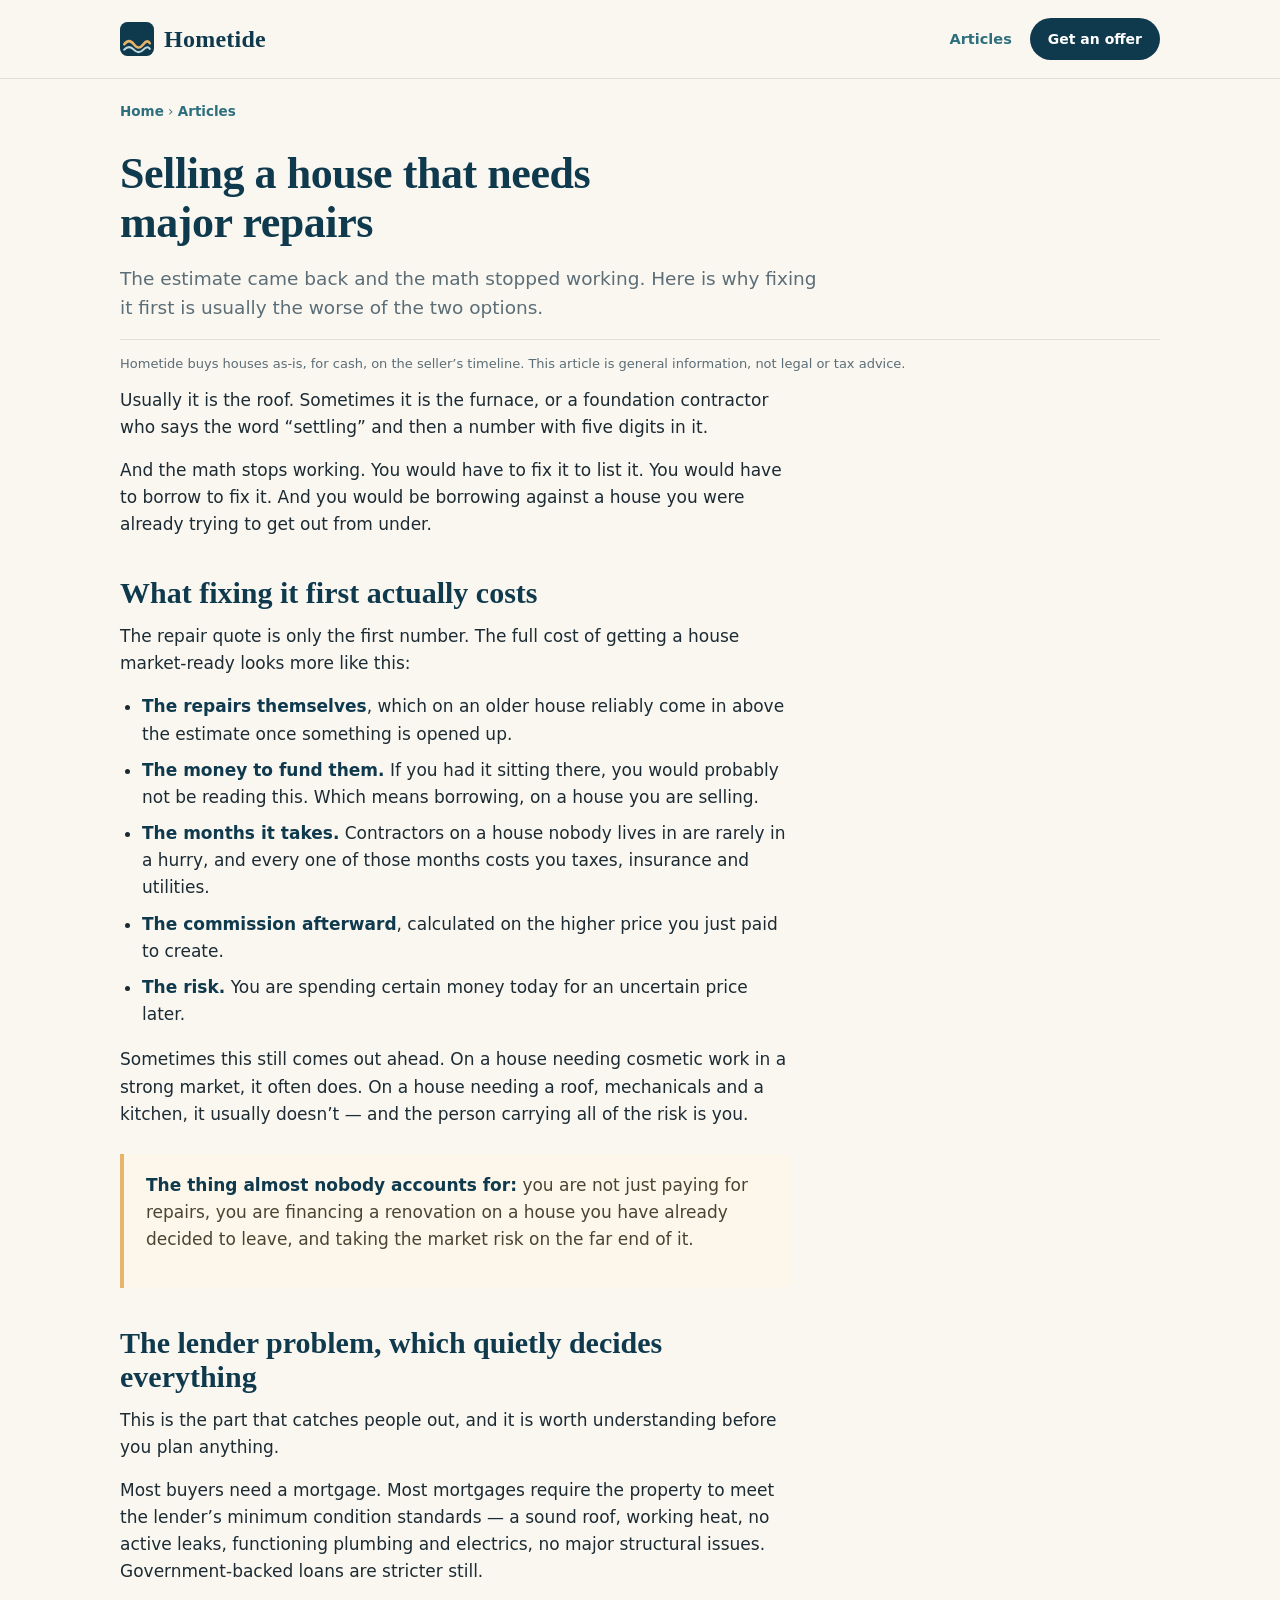
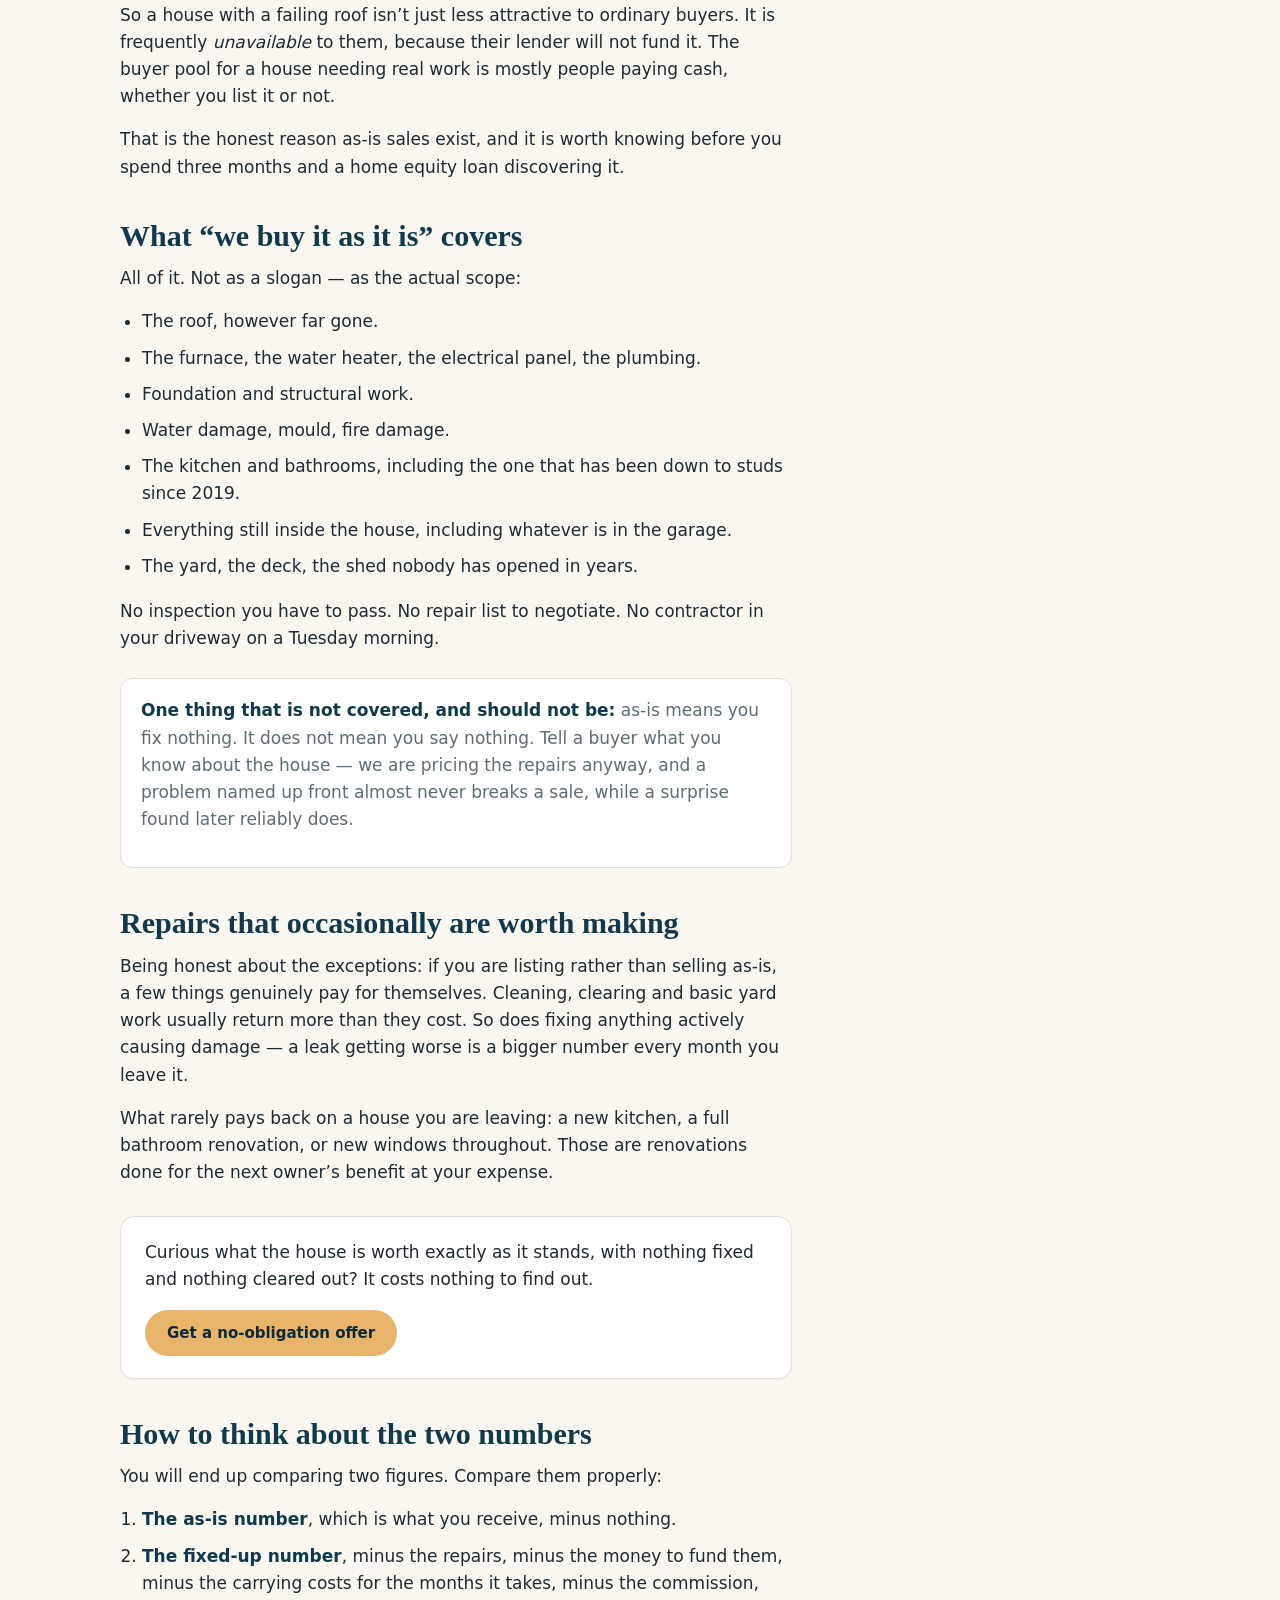
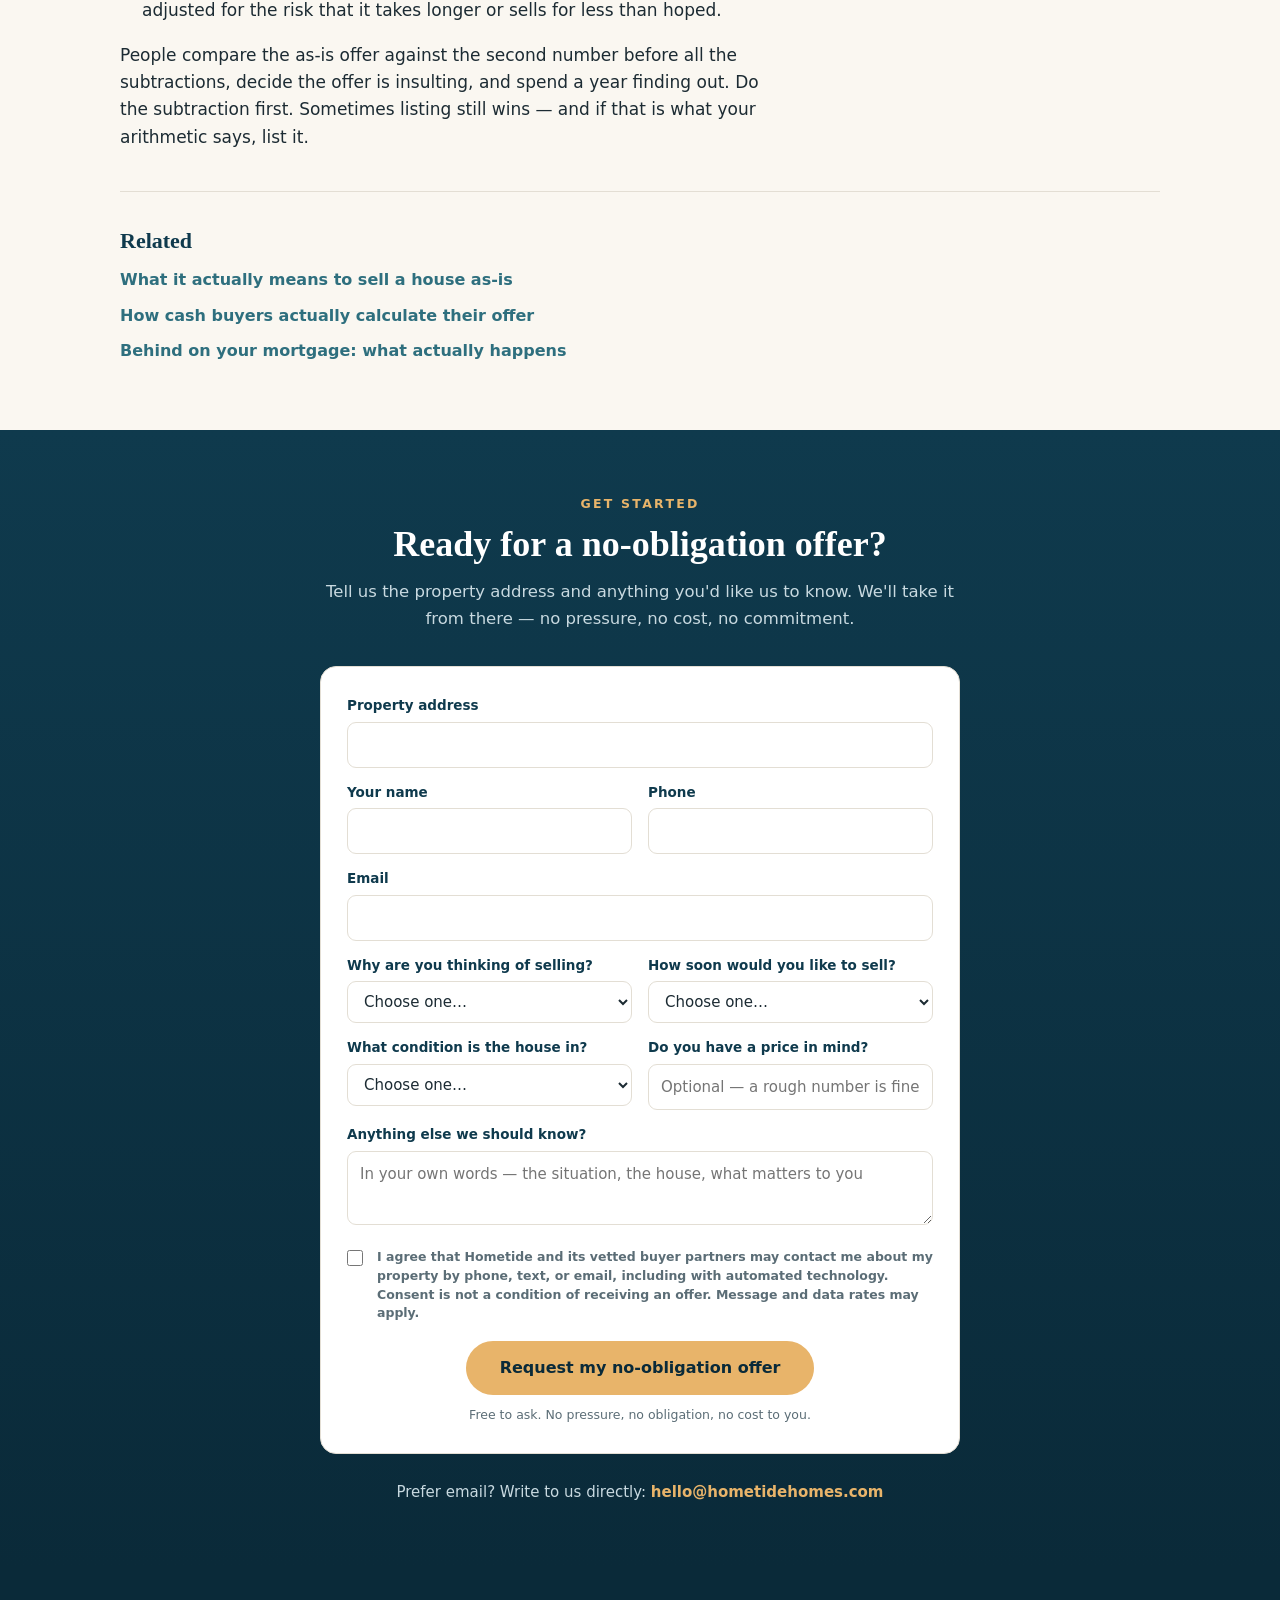
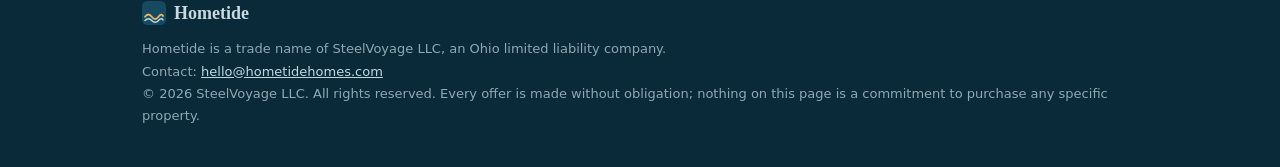
<file: articles/sell-house-needs-major-repairs.html>
<!doctype html>
<html lang="en">
<head>
<meta charset="utf-8">
<meta name="viewport" content="width=device-width, initial-scale=1">
<title>Selling a House That Needs Major Repairs (Without Making Any of Them) | Hometide</title>
<script>
!function(f,b,e,v,n,t,s){if(f.fbq)return;n=f.fbq=function(){n.callMethod?
n.callMethod.apply(n,arguments):n.queue.push(arguments)};if(!f._fbq)f._fbq=n;
n.push=n;n.loaded=!0;n.version='2.0';n.queue=[];t=b.createElement(e);t.async=!0;
t.src=v;s=b.getElementsByTagName(e)[0];s.parentNode.insertBefore(t,s)}(window,
document,'script','https://connect.facebook.net/en_US/fbevents.js');
fbq('init','1367266238373716');
fbq('track','PageView');
</script>
<noscript><img height="1" width="1" style="display:none"
src="https://www.facebook.com/tr?id=1367266238373716&ev=PageView&noscript=1"></noscript>
<meta name="description" content="The roof estimate broke the math. What it actually costs to fix a house before listing it, why lenders rule out most buyers for houses that need work, and how to sell without fixing anything.">
<meta property="og:title" content="Selling a House That Needs Major Repairs (Without Making Any of Them) | Hometide">
<meta property="og:description" content="The roof estimate broke the math. What it actually costs to fix a house before listing it, why lenders rule out most buyers for houses that need work, and how to sell without fixing anything.">
<meta property="og:type" content="article">
<meta property="og:url" content="https://hometidehomes.com/articles/sell-house-needs-major-repairs.html">
<meta property="og:image" content="https://hometidehomes.com/assets/og/sell-house-needs-major-repairs.jpg">
<meta property="og:image:width" content="1200">
<meta property="og:image:height" content="630">
<meta name="twitter:card" content="summary_large_image">
<meta name="twitter:image" content="https://hometidehomes.com/assets/og/sell-house-needs-major-repairs.jpg">
<link rel="canonical" href="https://hometidehomes.com/articles/sell-house-needs-major-repairs.html">
<link rel="icon" href="data:image/svg+xml,%3Csvg xmlns='http://www.w3.org/2000/svg' viewBox='0 0 32 32'%3E%3Crect width='32' height='32' rx='7' fill='%230f3a4d'/%3E%3Cpath d='M4 21c3-4 6-4 9 0s6 4 9 0 5-3 6-1' stroke='%23e8b46a' stroke-width='2.4' fill='none' stroke-linecap='round'/%3E%3Cpath d='M4 26c3-3.2 6-3.2 9 0s6 3.2 9 0 5-2.4 6-.8' stroke='%23bfd8e0' stroke-width='2' fill='none' stroke-linecap='round'/%3E%3C/svg%3E">
<style>
  :root{
    --navy:#0f3a4d; --navy-deep:#0a2a39; --teal:#2e6f7e;
    --sand:#e8b46a; --sand-deep:#c9923f;
    --paper:#faf7f1; --card:#ffffff; --ink:#1c2b33; --muted:#5b6d76;
    --line:#e3ded4;
    --serif:"Iowan Old Style","Palatino Linotype",Palatino,Georgia,serif;
    --sans:system-ui,-apple-system,"Segoe UI",Roboto,Helvetica,Arial,sans-serif;
  }
  *{box-sizing:border-box;margin:0;padding:0}
  html{scroll-behavior:smooth}
  body{font-family:var(--sans);color:var(--ink);background:var(--paper);line-height:1.6;-webkit-font-smoothing:antialiased}
  .wrap{max-width:1040px;margin:0 auto;padding:0 22px}

  header{background:var(--paper);border-bottom:1px solid var(--line)}
  .nav{display:flex;align-items:center;justify-content:space-between;padding:18px 0}
  .brand{display:flex;align-items:center;gap:10px;text-decoration:none;color:var(--navy)}
  .brand svg{width:34px;height:34px;flex-shrink:0}
  .brand .name{font-family:var(--serif);font-weight:700;font-size:24px;letter-spacing:.01em}
  .nav .cta-sm{font-size:14px;font-weight:600;color:#fff;background:var(--navy);border-radius:999px;
    padding:10px 18px;text-decoration:none}
  .nav .cta-sm:hover{background:var(--teal)}

  .hero{background:linear-gradient(180deg,var(--navy) 0%,var(--navy-deep) 100%);color:#f2f6f7;
    padding:72px 0 0;overflow:hidden}
  .hero-grid{display:grid;grid-template-columns:1.15fr .85fr;gap:36px;align-items:center}
  @media(max-width:760px){.hero-grid{grid-template-columns:1fr}}
  .hero h1{font-family:var(--serif);font-size:clamp(34px,5.6vw,54px);line-height:1.08;font-weight:700;
    letter-spacing:-.01em}
  .hero h1 em{font-style:normal;color:var(--sand)}
  .hero p.lead{font-size:18px;color:#c8d9e0;margin-top:18px;max-width:46ch}
  .hero .ctas{display:flex;gap:12px;flex-wrap:wrap;margin:28px 0 8px}
  .btn{display:inline-block;font-weight:700;font-size:16px;border-radius:999px;padding:14px 26px;
    text-decoration:none;border:2px solid transparent}
  .btn.primary{background:var(--sand);color:var(--navy-deep)}
  .btn.primary:hover{background:var(--sand-deep)}
  .btn.ghost{border-color:#4a6b7a;color:#e6eef1}
  .btn.ghost:hover{border-color:var(--sand);color:var(--sand)}
  .hero .fine{font-size:13px;color:#8fa8b3;margin-bottom:26px}
  .hero-art{align-self:end;justify-self:center;width:min(340px,80%)}
  .wave-band{display:block;width:100%;height:56px}

  .ticks{background:var(--card);border-bottom:1px solid var(--line)}
  .ticks .wrap{display:flex;flex-wrap:wrap;gap:6px 34px;justify-content:center;padding:16px 22px}
  .tick{display:flex;align-items:center;gap:8px;font-size:14.5px;font-weight:600;color:var(--teal)}
  .tick svg{width:17px;height:17px;flex-shrink:0}

  section.block{padding:64px 0}
  .kicker{font-size:12.5px;font-weight:700;letter-spacing:.18em;text-transform:uppercase;color:var(--teal)}
  h2{font-family:var(--serif);font-size:clamp(26px,3.6vw,36px);line-height:1.15;margin:10px 0 14px;color:var(--navy)}
  .sub{color:var(--muted);max-width:62ch;font-size:16.5px}

  .steps{display:grid;grid-template-columns:repeat(3,1fr);gap:18px;margin-top:34px}
  @media(max-width:760px){.steps{grid-template-columns:1fr}}
  .step{background:var(--card);border:1px solid var(--line);border-radius:14px;padding:24px 22px;
    box-shadow:0 1px 2px rgba(15,58,77,.05)}
  .step .num{font-family:var(--serif);font-size:15px;font-weight:700;color:var(--sand-deep);
    letter-spacing:.06em}
  .step h3{font-size:18.5px;color:var(--navy);margin:8px 0 8px}
  .step p{font-size:15px;color:var(--muted)}

  .why{background:var(--card);border-top:1px solid var(--line);border-bottom:1px solid var(--line)}
  .why-grid{display:grid;grid-template-columns:repeat(2,1fr);gap:16px 28px;margin-top:30px}
  @media(max-width:700px){.why-grid{grid-template-columns:1fr}}
  .why-item{display:grid;grid-template-columns:26px 1fr;gap:12px;align-items:start}
  .why-item svg{width:24px;height:24px;margin-top:2px}
  .why-item h3{font-size:17px;color:var(--navy);margin-bottom:4px}
  .why-item p{font-size:14.5px;color:var(--muted)}

  .honest{border-left:4px solid var(--sand);background:#fdf6ea;border-radius:0 12px 12px 0;
    padding:20px 24px;margin-top:34px}
  .honest p{font-size:15.5px;color:#4a4433}
  .honest p b{color:var(--navy)}

  .contact{background:linear-gradient(180deg,var(--navy) 0%,var(--navy-deep) 100%);color:#f2f6f7;
    text-align:center}
  .contact h2{color:#fff}
  .contact .sub{margin:0 auto;color:#c8d9e0}
  .contact .ctas{margin-top:30px;display:flex;gap:12px;justify-content:center;flex-wrap:wrap}
  .contact .reach{margin-top:26px;font-size:15px;color:#c8d9e0}
  .contact .reach a{color:var(--sand);text-decoration:none;font-weight:600}
  .contact .reach a:hover{text-decoration:underline}

  .offer-form{max-width:640px;margin:34px auto 0;text-align:left;background:var(--card);
    border:1px solid var(--line);border-radius:16px;padding:28px 26px;color:var(--ink)}
  .offer-form .fgrid{display:grid;grid-template-columns:1fr 1fr;gap:14px 16px}
  @media(max-width:620px){.offer-form .fgrid{grid-template-columns:1fr}}
  .offer-form .full{grid-column:1 / -1}
  .offer-form label{display:block;font-size:13.5px;font-weight:700;color:var(--navy);margin-bottom:5px}
  .offer-form input,.offer-form select,.offer-form textarea{width:100%;font:inherit;font-size:15px;
    color:var(--ink);background:#fff;border:1px solid var(--line);border-radius:9px;padding:10px 12px}
  .offer-form textarea{min-height:74px;resize:vertical}
  .offer-form input:focus,.offer-form select:focus,.offer-form textarea:focus{outline:2px solid var(--teal);outline-offset:1px}
  .offer-form .consent{display:grid;grid-template-columns:20px 1fr;gap:10px;align-items:start;
    font-size:12.5px;color:var(--muted);margin-top:16px;line-height:1.5}
  .offer-form .consent input{width:16px;height:16px;margin-top:2px}
  .offer-form .fbtn{margin-top:18px;text-align:center}
  .offer-form .fbtn button{font:inherit;font-weight:700;font-size:16px;color:var(--navy-deep);
    background:var(--sand);border:none;border-radius:999px;padding:14px 34px;cursor:pointer}
  .offer-form .fbtn button:hover{background:var(--sand-deep)}
  .offer-form .fnote{font-size:12.5px;color:var(--muted);text-align:center;margin-top:10px}

  footer{background:var(--navy-deep);color:#8fa8b3;padding:30px 0 40px;font-size:13px;line-height:1.7}
  footer .fbrand{display:flex;align-items:center;gap:8px;color:#c8d9e0;font-family:var(--serif);
    font-weight:700;font-size:18px;margin-bottom:10px}
  footer .fbrand svg{width:24px;height:24px}
  footer a{color:#bfd8e0}
/* ---- article pages (added 2026-08-28) ---- */
.crumb{font-size:13.5px;color:var(--muted);padding:22px 0 0}
.crumb a{color:var(--teal);text-decoration:none;font-weight:600}
.crumb a:hover{text-decoration:underline}
.ahead{padding:26px 0 6px}
.ahead h1{font-family:var(--serif);font-size:clamp(29px,4.4vw,44px);line-height:1.12;color:var(--navy);
  font-weight:700;letter-spacing:-.01em;max-width:22ch}
.ahead .standfirst{font-size:18.5px;color:var(--muted);margin-top:16px;max-width:60ch}
.ahead .meta{font-size:13px;color:var(--muted);margin-top:16px;border-top:1px solid var(--line);padding-top:14px}
.article{padding:6px 0 56px}
.article .body{max-width:66ch}
.article .body h2{font-size:clamp(23px,3vw,30px);margin:38px 0 12px}
.article .body h3{font-family:var(--serif);font-size:21px;color:var(--navy);margin:28px 0 8px}
.article .body p{font-size:17px;margin-bottom:16px}
.article .body ul,.article .body ol{margin:0 0 18px 22px}
.article .body li{font-size:17px;margin-bottom:9px}
.article .body strong{color:var(--navy)}
.pull{border-left:4px solid var(--sand);background:#fdf6ea;border-radius:0 12px 12px 0;
  padding:18px 22px;margin:26px 0;font-size:16.5px;color:#4a4433}
.pull b{color:var(--navy)}
.note{background:var(--card);border:1px solid var(--line);border-radius:12px;padding:18px 20px;
  margin:26px 0;font-size:15px;color:var(--muted)}
.note b{color:var(--navy)}
.midcta{background:var(--card);border:1px solid var(--line);border-radius:14px;padding:22px 24px;
  margin:30px 0;box-shadow:0 1px 2px rgba(15,58,77,.05)}
.midcta p{font-size:16px;margin-bottom:14px}
.midcta a{display:inline-block;font-weight:700;font-size:15px;color:var(--navy-deep);background:var(--sand);
  border-radius:999px;padding:11px 22px;text-decoration:none}
.midcta a:hover{background:var(--sand-deep)}
.related{border-top:1px solid var(--line);margin-top:40px;padding-top:26px}
.related h2{font-size:22px;margin-bottom:14px}
.related ul{list-style:none;margin:0}
.related li{margin-bottom:10px}
.related a{color:var(--teal);text-decoration:none;font-weight:600;font-size:16px}
.related a:hover{text-decoration:underline}
.idx-grid{display:grid;grid-template-columns:repeat(2,1fr);gap:18px;margin-top:32px}
@media(max-width:760px){.idx-grid{grid-template-columns:1fr}}
.idx-card{background:var(--card);border:1px solid var(--line);border-radius:14px;padding:24px 22px;
  box-shadow:0 1px 2px rgba(15,58,77,.05);display:block;text-decoration:none;color:inherit}
.idx-card:hover{border-color:var(--teal)}
.idx-card h3{font-family:var(--serif);font-size:20px;color:var(--navy);margin-bottom:8px;line-height:1.25}
.idx-card p{font-size:15px;color:var(--muted)}

</style>
</head>
<body>

<header>
  <div class="wrap nav">
    <a class="brand" href="/">
      <svg viewBox="0 0 32 32" aria-hidden="true"><rect width="32" height="32" rx="7" fill="#0f3a4d"/><path d="M4 21c3-4 6-4 9 0s6 4 9 0 5-3 6-1" stroke="#e8b46a" stroke-width="2.4" fill="none" stroke-linecap="round"/><path d="M4 26c3-3.2 6-3.2 9 0s6 3.2 9 0 5-2.4 6-.8" stroke="#bfd8e0" stroke-width="2" fill="none" stroke-linecap="round"/></svg>
      <span class="name">Hometide</span>
    </a>
    <span style="display:flex;align-items:center;gap:18px">
      <a href="/articles/" style="font-size:14.5px;font-weight:600;color:var(--teal);text-decoration:none">Articles</a>
      <a class="cta-sm" href="#contact">Get an offer</a>
    </span>
  </div>
</header>

<div class="wrap crumb"><a href="/">Home</a> &rsaquo; <a href="index.html">Articles</a></div>

<div class="wrap ahead">
  <h1>Selling a house that needs major repairs</h1>
  <p class="standfirst">The estimate came back and the math stopped working. Here is why fixing it first is usually the worse of the two options.</p>
  <p class="meta">Hometide buys houses as-is, for cash, on the seller&rsquo;s timeline. This article is general information, not legal or tax advice.</p>
</div>

<div class="wrap article">
  <div class="body">
    <p>Usually it is the roof. Sometimes it is the furnace, or a foundation contractor who says the word &ldquo;settling&rdquo; and then a number with five digits in it.</p>
    <p>And the math stops working. You would have to fix it to list it. You would have to borrow to fix it. And you would be borrowing against a house you were already trying to get out from under.</p>

    <h2>What fixing it first actually costs</h2>
    <p>The repair quote is only the first number. The full cost of getting a house market-ready looks more like this:</p>
    <ul>
      <li><strong>The repairs themselves</strong>, which on an older house reliably come in above the estimate once something is opened up.</li>
      <li><strong>The money to fund them.</strong> If you had it sitting there, you would probably not be reading this. Which means borrowing, on a house you are selling.</li>
      <li><strong>The months it takes.</strong> Contractors on a house nobody lives in are rarely in a hurry, and every one of those months costs you taxes, insurance and utilities.</li>
      <li><strong>The commission afterward</strong>, calculated on the higher price you just paid to create.</li>
      <li><strong>The risk.</strong> You are spending certain money today for an uncertain price later.</li>
    </ul>
    <p>Sometimes this still comes out ahead. On a house needing cosmetic work in a strong market, it often does. On a house needing a roof, mechanicals and a kitchen, it usually doesn&rsquo;t &mdash; and the person carrying all of the risk is you.</p>

    <div class="pull"><p><b>The thing almost nobody accounts for:</b> you are not just paying for repairs, you are financing a renovation on a house you have already decided to leave, and taking the market risk on the far end of it.</p></div>

    <h2>The lender problem, which quietly decides everything</h2>
    <p>This is the part that catches people out, and it is worth understanding before you plan anything.</p>
    <p>Most buyers need a mortgage. Most mortgages require the property to meet the lender&rsquo;s minimum condition standards &mdash; a sound roof, working heat, no active leaks, functioning plumbing and electrics, no major structural issues. Government-backed loans are stricter still.</p>
    <p>So a house with a failing roof isn&rsquo;t just less attractive to ordinary buyers. It is frequently <em>unavailable</em> to them, because their lender will not fund it. The buyer pool for a house needing real work is mostly people paying cash, whether you list it or not.</p>
    <p>That is the honest reason as-is sales exist, and it is worth knowing before you spend three months and a home equity loan discovering it.</p>

    <h2>What &ldquo;we buy it as it is&rdquo; covers</h2>
    <p>All of it. Not as a slogan &mdash; as the actual scope:</p>
    <ul>
      <li>The roof, however far gone.</li>
      <li>The furnace, the water heater, the electrical panel, the plumbing.</li>
      <li>Foundation and structural work.</li>
      <li>Water damage, mould, fire damage.</li>
      <li>The kitchen and bathrooms, including the one that has been down to studs since 2019.</li>
      <li>Everything still inside the house, including whatever is in the garage.</li>
      <li>The yard, the deck, the shed nobody has opened in years.</li>
    </ul>
    <p>No inspection you have to pass. No repair list to negotiate. No contractor in your driveway on a Tuesday morning.</p>

    <div class="note"><p><b>One thing that is not covered, and should not be:</b> as-is means you fix nothing. It does not mean you say nothing. Tell a buyer what you know about the house &mdash; we are pricing the repairs anyway, and a problem named up front almost never breaks a sale, while a surprise found later reliably does.</p></div>

    <h2>Repairs that occasionally are worth making</h2>
    <p>Being honest about the exceptions: if you are listing rather than selling as-is, a few things genuinely pay for themselves. Cleaning, clearing and basic yard work usually return more than they cost. So does fixing anything actively causing damage &mdash; a leak getting worse is a bigger number every month you leave it.</p>
    <p>What rarely pays back on a house you are leaving: a new kitchen, a full bathroom renovation, or new windows throughout. Those are renovations done for the next owner&rsquo;s benefit at your expense.</p>

    <div class="midcta">
      <p>Curious what the house is worth exactly as it stands, with nothing fixed and nothing cleared out? It costs nothing to find out.</p>
      <a href="#contact">Get a no-obligation offer</a>
    </div>

    <h2>How to think about the two numbers</h2>
    <p>You will end up comparing two figures. Compare them properly:</p>
    <ol>
      <li><strong>The as-is number</strong>, which is what you receive, minus nothing.</li>
      <li><strong>The fixed-up number</strong>, minus the repairs, minus the money to fund them, minus the carrying costs for the months it takes, minus the commission, adjusted for the risk that it takes longer or sells for less than hoped.</li>
    </ol>
    <p>People compare the as-is offer against the second number before all the subtractions, decide the offer is insulting, and spend a year finding out. Do the subtraction first. Sometimes listing still wins &mdash; and if that is what your arithmetic says, list it.</p>

  </div>

  <div class="related">
    <h2>Related</h2>
    <ul>
      <li><a href="sell-house-as-is.html">What it actually means to sell a house as-is</a></li>
      <li><a href="cash-offer-arithmetic.html">How cash buyers actually calculate their offer</a></li>
      <li><a href="behind-on-mortgage.html">Behind on your mortgage: what actually happens</a></li>
    </ul>
  </div>
</div>

<section class="block contact" id="contact">
  <div class="wrap">
    <p class="kicker" style="color:var(--sand)">Get started</p>
    <h2>Ready for a no-obligation offer?</h2>
    <p class="sub">Tell us the property address and anything you'd like us to know. We'll take it from there — no pressure, no cost, no commitment.</p>
    <form class="offer-form" id="offer-form">
      <div class="fgrid">
        <div class="full">
          <label for="f-address">Property address</label>
          <input id="f-address" name="address" autocomplete="street-address" required>
        </div>
        <div>
          <label for="f-name">Your name</label>
          <input id="f-name" name="name" autocomplete="name" required>
        </div>
        <div>
          <label for="f-phone">Phone</label>
          <input id="f-phone" name="phone" type="tel" autocomplete="tel" required>
        </div>
        <div class="full">
          <label for="f-email">Email</label>
          <input id="f-email" name="email" type="email" autocomplete="email">
        </div>
        <div>
          <label for="f-why">Why are you thinking of selling?</label>
          <select id="f-why" name="reason" required>
            <option value="" selected disabled>Choose one…</option>
            <option>Inherited the property</option>
            <option>Relocating / moving</option>
            <option>Repairs are more than I want to take on</option>
            <option>Behind on payments</option>
            <option>Tired of being a landlord</option>
            <option>Divorce or family change</option>
            <option>Just exploring my options</option>
            <option>Something else</option>
          </select>
        </div>
        <div>
          <label for="f-when">How soon would you like to sell?</label>
          <select id="f-when" name="timeline" required>
            <option value="" selected disabled>Choose one…</option>
            <option>As soon as possible</option>
            <option>Within 1–3 months</option>
            <option>3–6 months</option>
            <option>6+ months / no rush</option>
          </select>
        </div>
        <div>
          <label for="f-cond">What condition is the house in?</label>
          <select id="f-cond" name="condition" required>
            <option value="" selected disabled>Choose one…</option>
            <option>Move-in ready</option>
            <option>Needs minor work</option>
            <option>Needs major repairs</option>
            <option>Not livable as-is</option>
          </select>
        </div>
        <div>
          <label for="f-price">Do you have a price in mind?</label>
          <input id="f-price" name="asking_price" inputmode="numeric" placeholder="Optional — a rough number is fine">
        </div>
        <div class="full">
          <label for="f-more">Anything else we should know?</label>
          <textarea id="f-more" name="details" required placeholder="In your own words — the situation, the house, what matters to you"></textarea>
        </div>
      </div>
      <label class="consent">
        <input type="checkbox" name="consent" required>
        <span>I agree that Hometide and its vetted buyer partners may contact me about my property by phone, text, or email, including with automated technology. Consent is not a condition of receiving an offer. Message and data rates may apply.</span>
      </label>
      <div aria-hidden="true" style="position:absolute;left:-9999px;width:1px;height:1px;overflow:hidden"><label for="f-website">Leave this empty</label><input id="f-website" name="website" tabindex="-1" autocomplete="off"></div>
      <div class="fbtn"><button type="submit">Request my no-obligation offer</button></div>
      <p class="fnote">Free to ask. No pressure, no obligation, no cost to you.</p>
    </form>
    <p class="reach">Prefer email? Write to us directly: <a href="mailto:hello@hometidehomes.com">hello@hometidehomes.com</a></p>
  </div>
</section>

<footer>
  <div class="wrap">
    <div class="fbrand">
      <svg viewBox="0 0 32 32" aria-hidden="true"><rect width="32" height="32" rx="7" fill="#164a60"/><path d="M4 21c3-4 6-4 9 0s6 4 9 0 5-3 6-1" stroke="#e8b46a" stroke-width="2.4" fill="none" stroke-linecap="round"/><path d="M4 26c3-3.2 6-3.2 9 0s6 3.2 9 0 5-2.4 6-.8" stroke="#bfd8e0" stroke-width="2" fill="none" stroke-linecap="round"/></svg>
      Hometide
    </div>
    <p>Hometide is a trade name of SteelVoyage LLC, an Ohio limited liability company.</p>
    <p>Contact: <a href="mailto:hello@hometidehomes.com">hello@hometidehomes.com</a></p>
    <p>&copy; 2026 SteelVoyage LLC. All rights reserved. Every offer is made without obligation; nothing on this page is a commitment to purchase any specific property.</p>
  </div>
</footer>

<script>
// Submissions post to the "Hometide seller form" Google Apps Script web app
// (deployed under contact@steelvoyage.com, same setup as the WarmKnock buyer form),
// which emails each lead to the SteelVoyage inbox. It replaced the lapsed Zapier relay.
// If the endpoint is not set or the post fails for any reason, fall back to a
// pre-filled email so no lead is ever lost.
var HT_ENDPOINT="https://script.google.com/macros/s/AKfycbyjptbGrpVCxMuYjpvqfmNL2yzQp3K4YjZd8Edcl7op6MzRiqWURepkRcNpp0jFVXrosw/exec";
document.getElementById("offer-form").addEventListener("submit",function(e){
  e.preventDefault();
  var f=e.target;
  if(!f.reportValidity()) return;
  var d=new FormData(f);
  var name=(d.get("name")||"").trim(), sp=name.indexOf(" ");
  var first=sp>0?name.slice(0,sp):name, last=sp>0?name.slice(sp+1):"-";
  var tf={"As soon as possible":"ASAP","Within 1–3 months":"1-3 Months","3–6 months":"3-6 Months","6+ months / no rush":"6+ Months"}[d.get("timeline")]||"";
  var price=parseFloat(String(d.get("asking_price")||"").replace(/[^0-9.]/g,""))||0;
  var btn=f.querySelector("button[type=submit]"); btn.disabled=true; btn.textContent="Sending…";
  var mailFallback=function(){
    var body="Property address: "+d.get("address")+"\nName: "+name+"\nPhone: "+d.get("phone")+
      "\nEmail: "+(d.get("email")||"")+"\nWhy selling: "+d.get("reason")+"\nHow soon: "+d.get("timeline")+
      "\nCondition: "+d.get("condition")+"\nPrice in mind: "+(d.get("asking_price")||"")+
      "\nAnything else: "+d.get("details")+"\nConsent to contact: yes";
    location.href="mailto:hello@hometidehomes.com?subject="+encodeURIComponent("Offer request: "+d.get("address"))+
      "&body="+encodeURIComponent(body);
    btn.disabled=false; btn.textContent="Request my no-obligation offer";
  };
  if(HT_ENDPOINT.indexOf("https://script.google.com/")!==0){ mailFallback(); return; }
  fetch(HT_ENDPOINT,{
    method:"POST",
    // No Content-Type header on purpose: a plain POST is a "simple" CORS request and
    // skips the preflight, which the Apps Script endpoint does not answer.
    body:JSON.stringify({
      FirstName:first,LastName:last,Phone:d.get("phone"),Email:d.get("email")||"",
      Address:d.get("address"),
      TransactionType:"Sell",Timeframe:tf,AskingPrice:price,
      Features:"Why selling: "+d.get("reason")+" | Condition: "+d.get("condition")+" | Price in mind: "+(d.get("asking_price")||"none given")+" | In their words: "+d.get("details"),
      TCPAContactConsent:"Agreed on hometidehomes.com: contact by phone/text/email incl. automated technology; consent not a condition of offer.",
      LandingPageURL:location.href,
      website:d.get("website")||""
    })
  }).then(function(r){return r.json();}).then(function(j){
    if(j&&j.status==="success"){
      if(window.fbq){fbq('track','Lead');}
      f.innerHTML='<p style="font-size:17px;text-align:center;padding:30px 10px"><b>Got it — thank you.</b><br>We’ll review your property and reach out shortly with next steps.</p>';
    } else { mailFallback(); }
  }).catch(mailFallback);
});
</script>
</body>
</html>
</file>
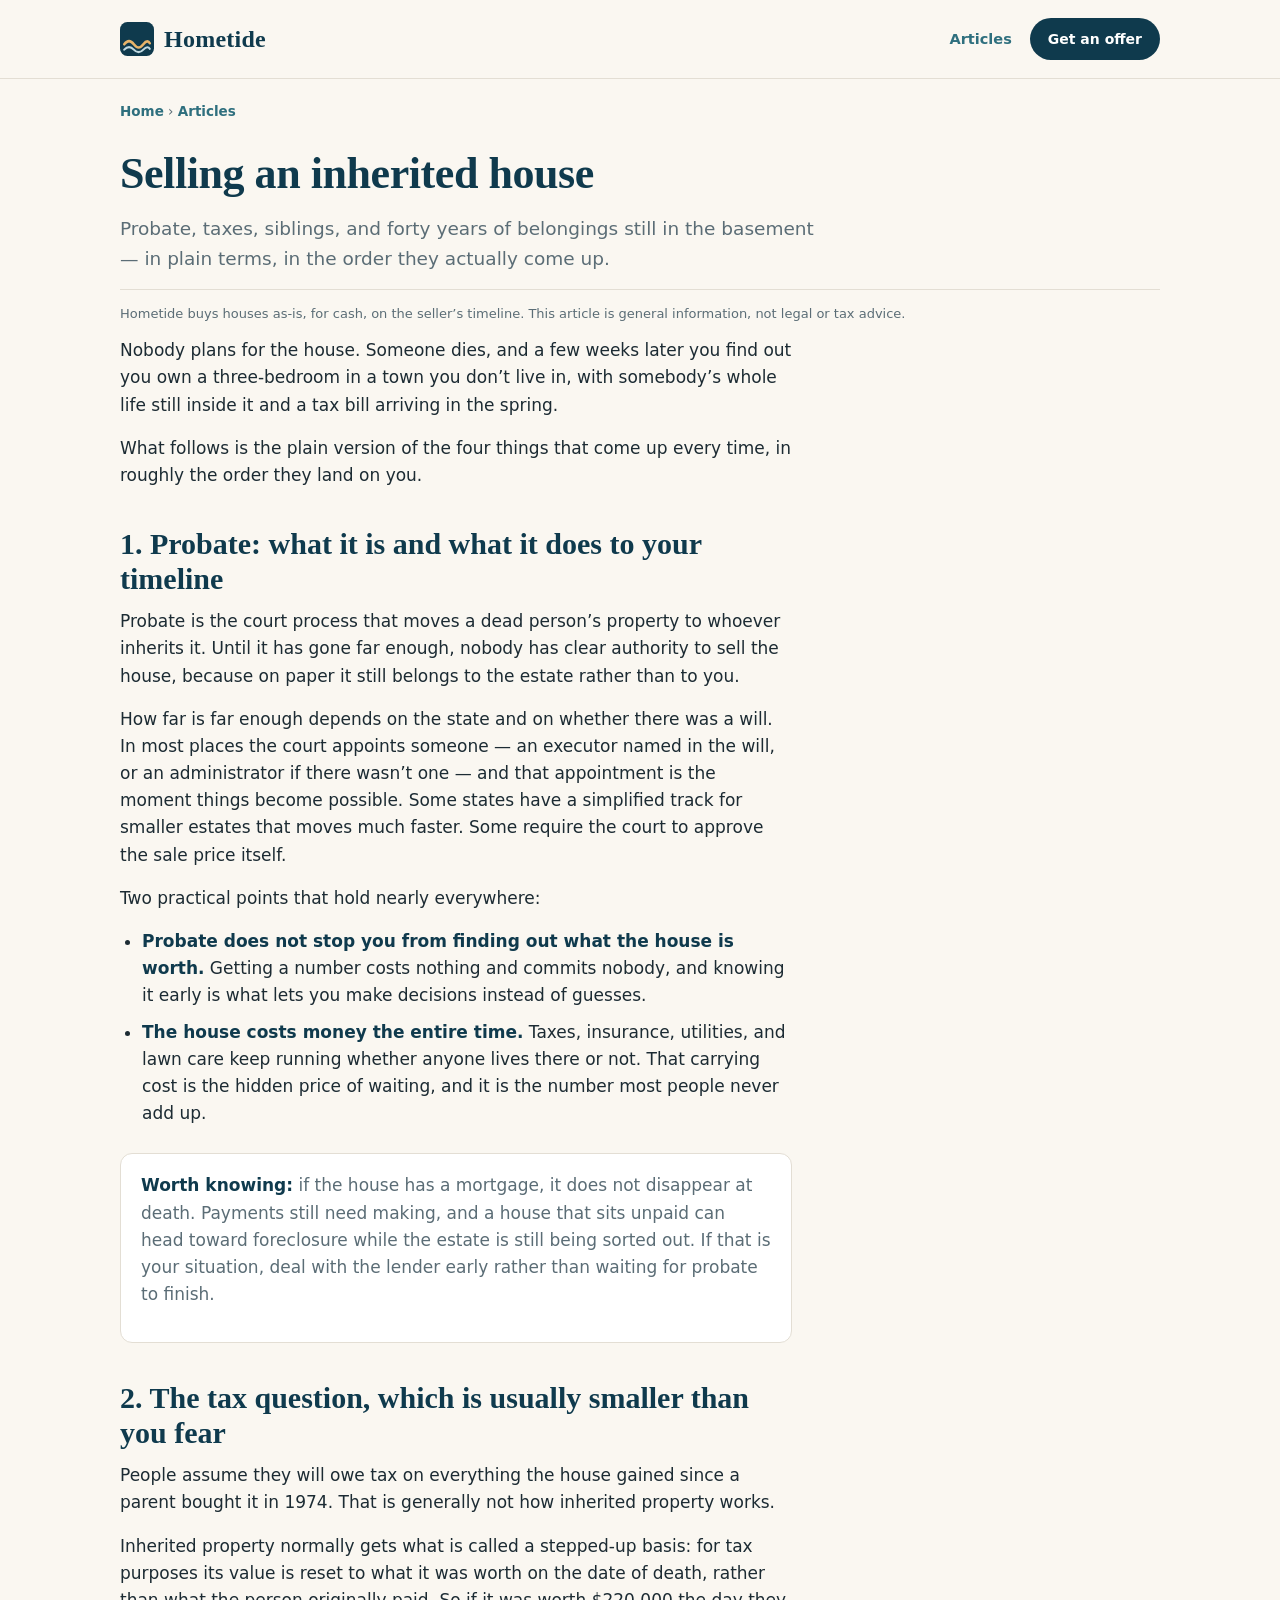
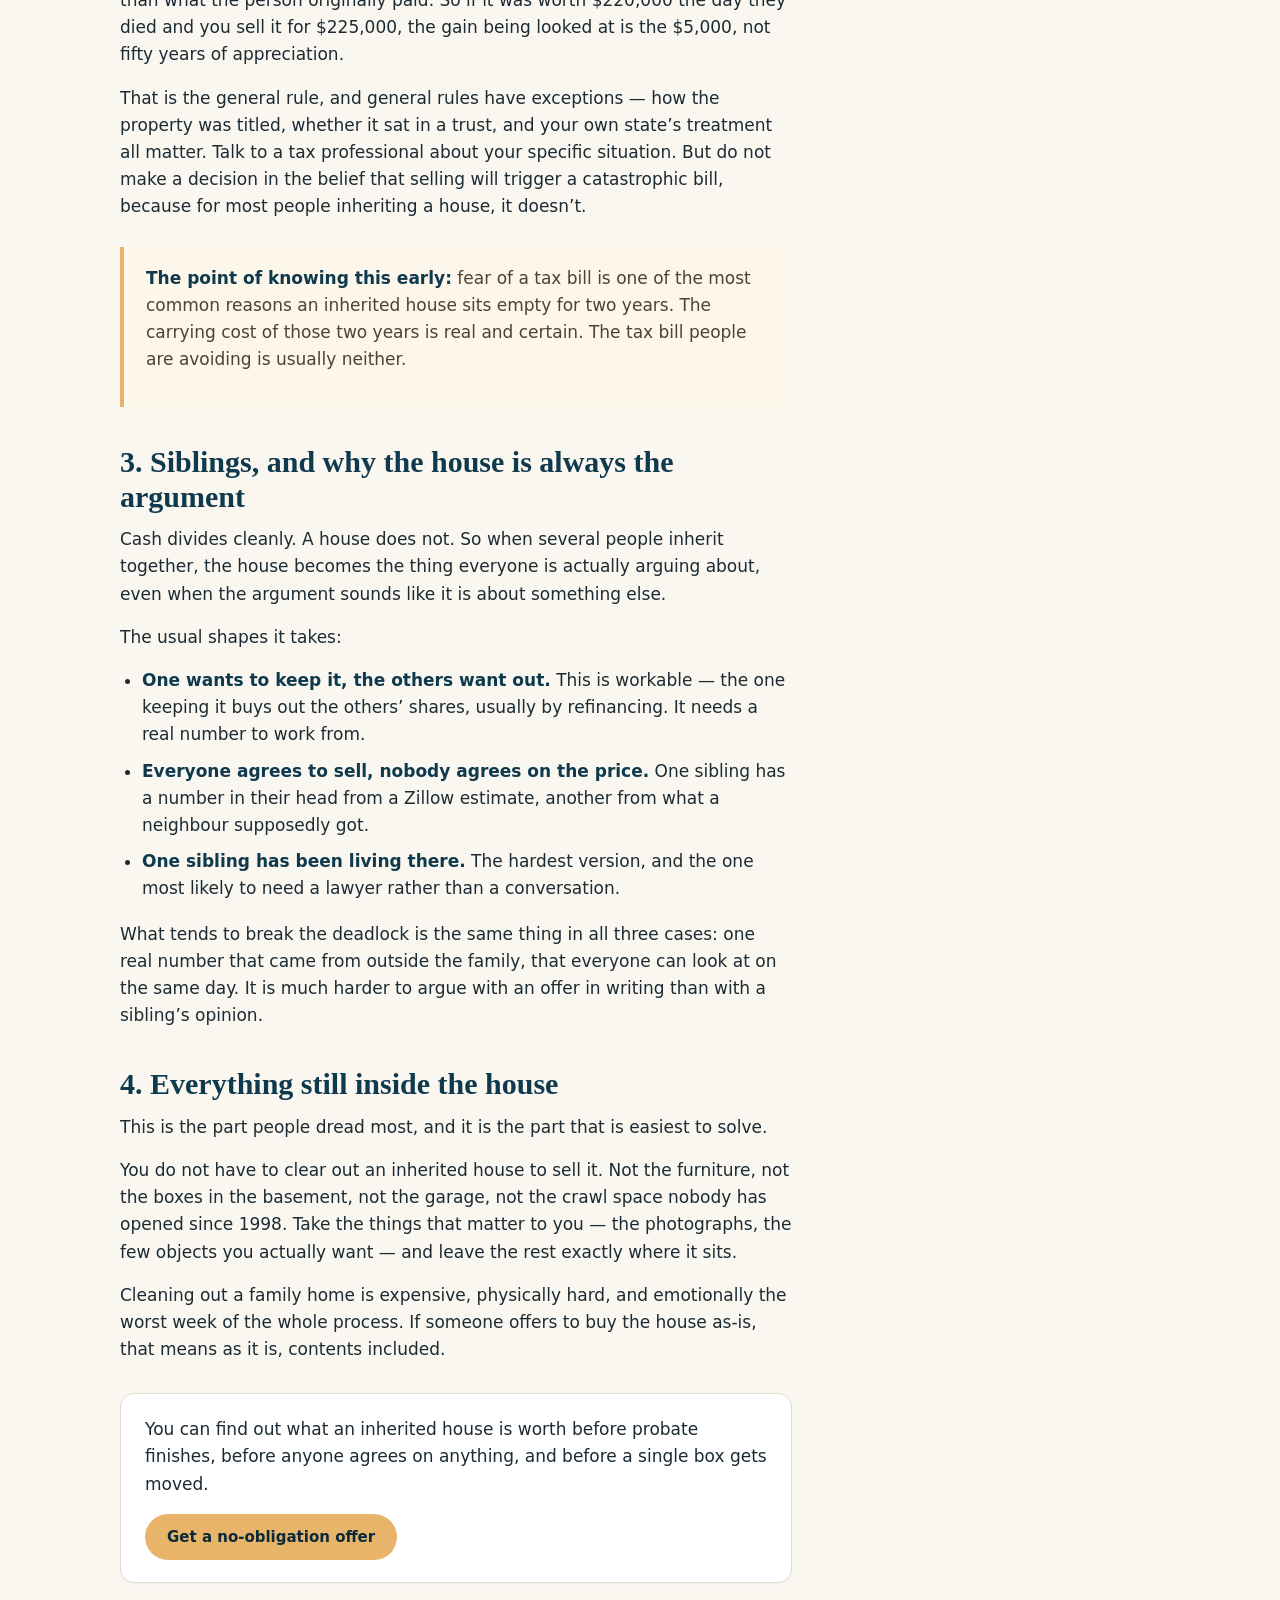
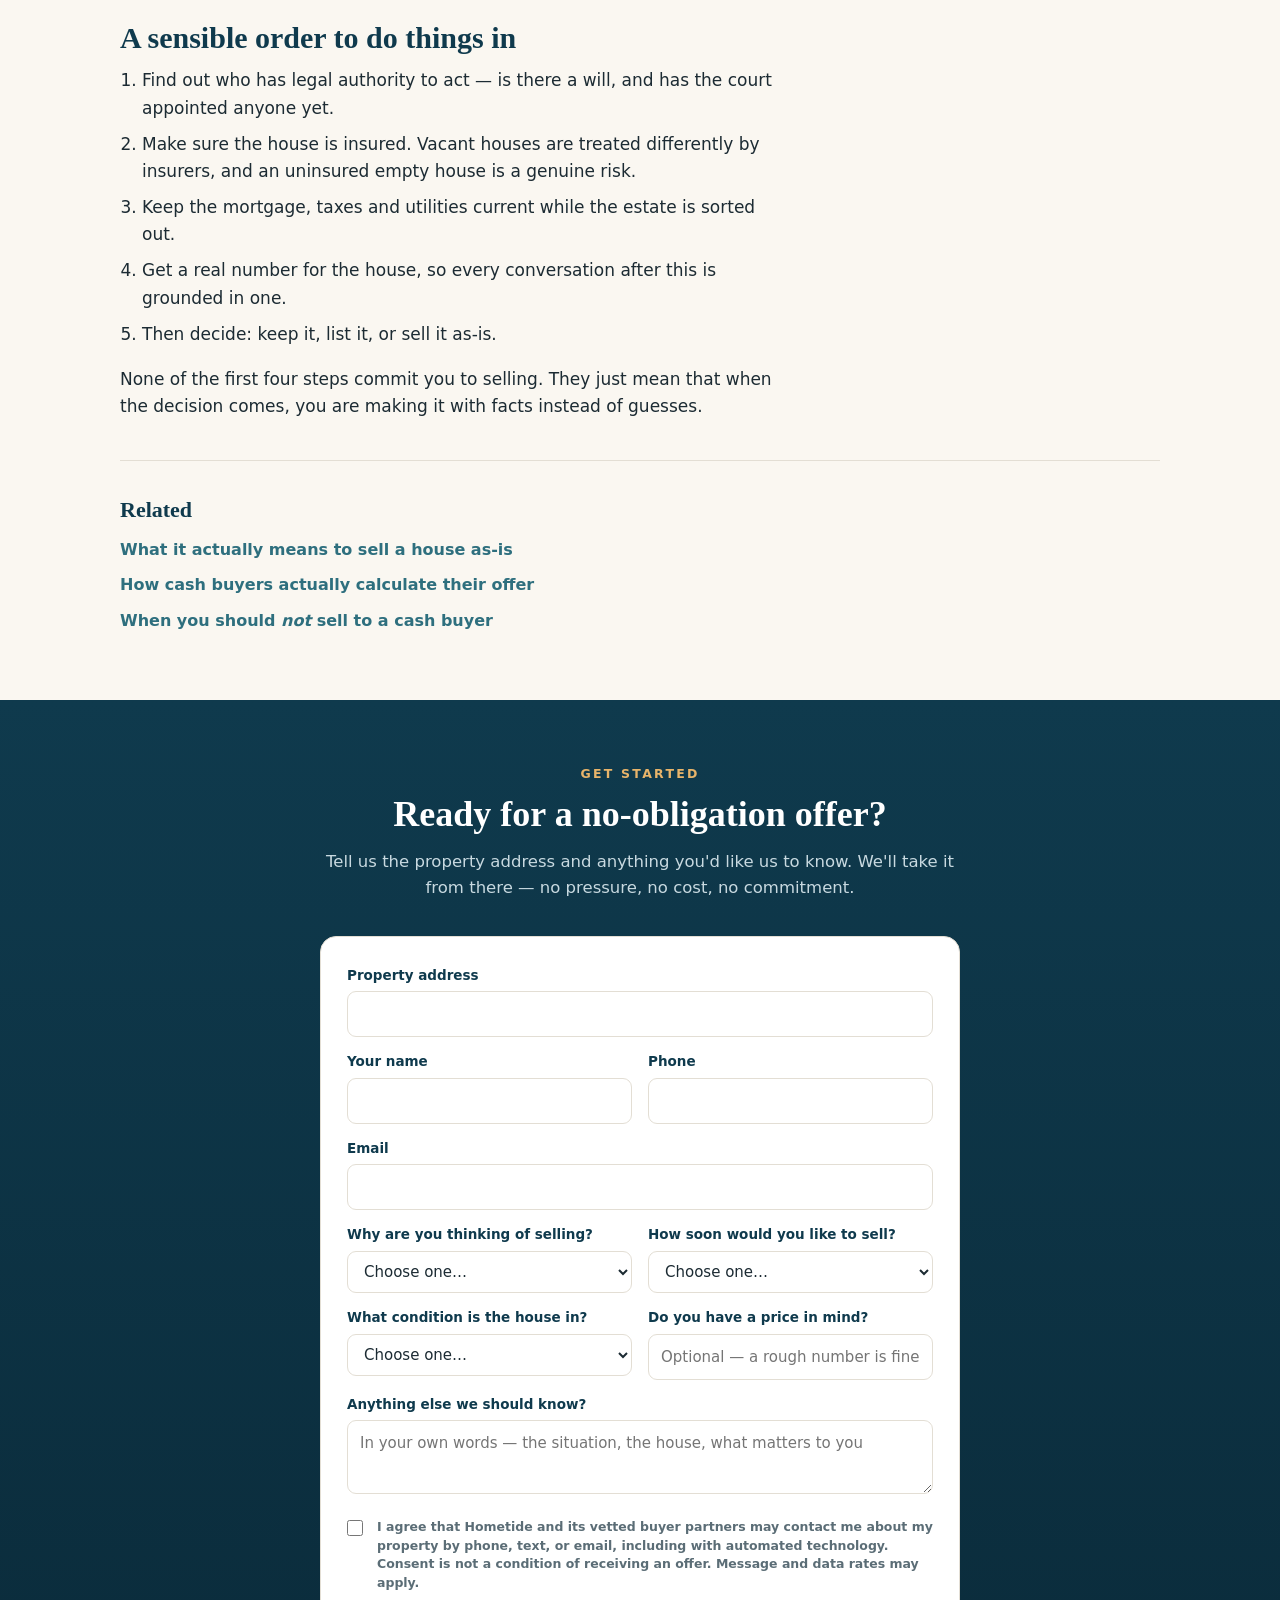
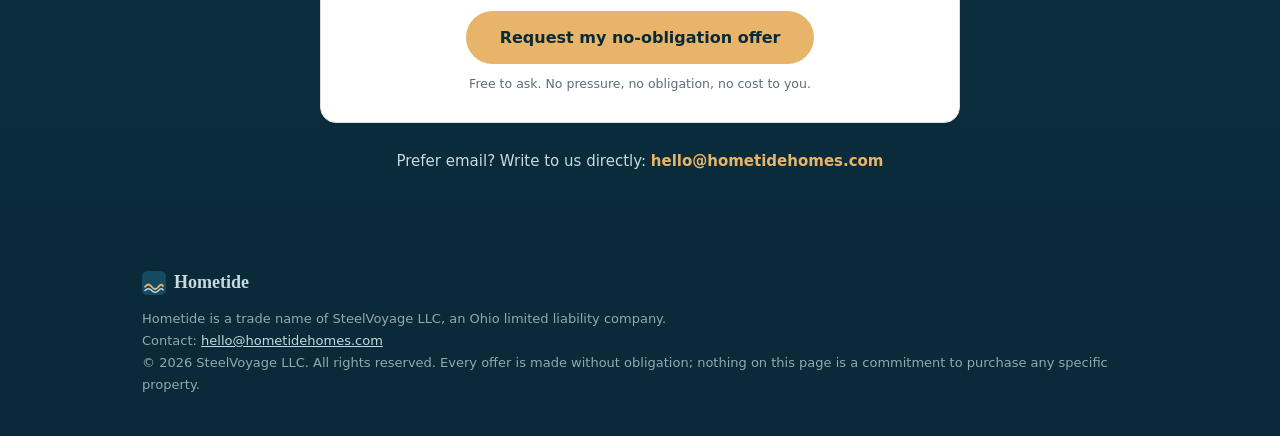
<file: articles/sell-inherited-house.html>
<!doctype html>
<html lang="en">
<head>
<meta charset="utf-8">
<meta name="viewport" content="width=device-width, initial-scale=1">
<title>Selling an Inherited House: Probate, Taxes, Siblings and the Belongings | Hometide</title>
<script>
!function(f,b,e,v,n,t,s){if(f.fbq)return;n=f.fbq=function(){n.callMethod?
n.callMethod.apply(n,arguments):n.queue.push(arguments)};if(!f._fbq)f._fbq=n;
n.push=n;n.loaded=!0;n.version='2.0';n.queue=[];t=b.createElement(e);t.async=!0;
t.src=v;s=b.getElementsByTagName(e)[0];s.parentNode.insertBefore(t,s)}(window,
document,'script','https://connect.facebook.net/en_US/fbevents.js');
fbq('init','1367266238373716');
fbq('track','PageView');
</script>
<noscript><img height="1" width="1" style="display:none"
src="https://www.facebook.com/tr?id=1367266238373716&ev=PageView&noscript=1"></noscript>
<meta name="description" content="You inherited a house you did not plan for. What probate does to the timeline, why the tax bill is usually smaller than you fear, how siblings get unstuck, and what to do with everything still inside.">
<meta property="og:title" content="Selling an Inherited House: Probate, Taxes, Siblings and the Belongings | Hometide">
<meta property="og:description" content="You inherited a house you did not plan for. What probate does to the timeline, why the tax bill is usually smaller than you fear, how siblings get unstuck, and what to do with everything still inside.">
<meta property="og:type" content="article">
<meta property="og:url" content="https://hometidehomes.com/articles/sell-inherited-house.html">
<meta property="og:image" content="https://hometidehomes.com/assets/og/sell-inherited-house.jpg">
<meta property="og:image:width" content="1200">
<meta property="og:image:height" content="630">
<meta name="twitter:card" content="summary_large_image">
<meta name="twitter:image" content="https://hometidehomes.com/assets/og/sell-inherited-house.jpg">
<link rel="canonical" href="https://hometidehomes.com/articles/sell-inherited-house.html">
<link rel="icon" href="data:image/svg+xml,%3Csvg xmlns='http://www.w3.org/2000/svg' viewBox='0 0 32 32'%3E%3Crect width='32' height='32' rx='7' fill='%230f3a4d'/%3E%3Cpath d='M4 21c3-4 6-4 9 0s6 4 9 0 5-3 6-1' stroke='%23e8b46a' stroke-width='2.4' fill='none' stroke-linecap='round'/%3E%3Cpath d='M4 26c3-3.2 6-3.2 9 0s6 3.2 9 0 5-2.4 6-.8' stroke='%23bfd8e0' stroke-width='2' fill='none' stroke-linecap='round'/%3E%3C/svg%3E">
<style>
  :root{
    --navy:#0f3a4d; --navy-deep:#0a2a39; --teal:#2e6f7e;
    --sand:#e8b46a; --sand-deep:#c9923f;
    --paper:#faf7f1; --card:#ffffff; --ink:#1c2b33; --muted:#5b6d76;
    --line:#e3ded4;
    --serif:"Iowan Old Style","Palatino Linotype",Palatino,Georgia,serif;
    --sans:system-ui,-apple-system,"Segoe UI",Roboto,Helvetica,Arial,sans-serif;
  }
  *{box-sizing:border-box;margin:0;padding:0}
  html{scroll-behavior:smooth}
  body{font-family:var(--sans);color:var(--ink);background:var(--paper);line-height:1.6;-webkit-font-smoothing:antialiased}
  .wrap{max-width:1040px;margin:0 auto;padding:0 22px}

  header{background:var(--paper);border-bottom:1px solid var(--line)}
  .nav{display:flex;align-items:center;justify-content:space-between;padding:18px 0}
  .brand{display:flex;align-items:center;gap:10px;text-decoration:none;color:var(--navy)}
  .brand svg{width:34px;height:34px;flex-shrink:0}
  .brand .name{font-family:var(--serif);font-weight:700;font-size:24px;letter-spacing:.01em}
  .nav .cta-sm{font-size:14px;font-weight:600;color:#fff;background:var(--navy);border-radius:999px;
    padding:10px 18px;text-decoration:none}
  .nav .cta-sm:hover{background:var(--teal)}

  .hero{background:linear-gradient(180deg,var(--navy) 0%,var(--navy-deep) 100%);color:#f2f6f7;
    padding:72px 0 0;overflow:hidden}
  .hero-grid{display:grid;grid-template-columns:1.15fr .85fr;gap:36px;align-items:center}
  @media(max-width:760px){.hero-grid{grid-template-columns:1fr}}
  .hero h1{font-family:var(--serif);font-size:clamp(34px,5.6vw,54px);line-height:1.08;font-weight:700;
    letter-spacing:-.01em}
  .hero h1 em{font-style:normal;color:var(--sand)}
  .hero p.lead{font-size:18px;color:#c8d9e0;margin-top:18px;max-width:46ch}
  .hero .ctas{display:flex;gap:12px;flex-wrap:wrap;margin:28px 0 8px}
  .btn{display:inline-block;font-weight:700;font-size:16px;border-radius:999px;padding:14px 26px;
    text-decoration:none;border:2px solid transparent}
  .btn.primary{background:var(--sand);color:var(--navy-deep)}
  .btn.primary:hover{background:var(--sand-deep)}
  .btn.ghost{border-color:#4a6b7a;color:#e6eef1}
  .btn.ghost:hover{border-color:var(--sand);color:var(--sand)}
  .hero .fine{font-size:13px;color:#8fa8b3;margin-bottom:26px}
  .hero-art{align-self:end;justify-self:center;width:min(340px,80%)}
  .wave-band{display:block;width:100%;height:56px}

  .ticks{background:var(--card);border-bottom:1px solid var(--line)}
  .ticks .wrap{display:flex;flex-wrap:wrap;gap:6px 34px;justify-content:center;padding:16px 22px}
  .tick{display:flex;align-items:center;gap:8px;font-size:14.5px;font-weight:600;color:var(--teal)}
  .tick svg{width:17px;height:17px;flex-shrink:0}

  section.block{padding:64px 0}
  .kicker{font-size:12.5px;font-weight:700;letter-spacing:.18em;text-transform:uppercase;color:var(--teal)}
  h2{font-family:var(--serif);font-size:clamp(26px,3.6vw,36px);line-height:1.15;margin:10px 0 14px;color:var(--navy)}
  .sub{color:var(--muted);max-width:62ch;font-size:16.5px}

  .steps{display:grid;grid-template-columns:repeat(3,1fr);gap:18px;margin-top:34px}
  @media(max-width:760px){.steps{grid-template-columns:1fr}}
  .step{background:var(--card);border:1px solid var(--line);border-radius:14px;padding:24px 22px;
    box-shadow:0 1px 2px rgba(15,58,77,.05)}
  .step .num{font-family:var(--serif);font-size:15px;font-weight:700;color:var(--sand-deep);
    letter-spacing:.06em}
  .step h3{font-size:18.5px;color:var(--navy);margin:8px 0 8px}
  .step p{font-size:15px;color:var(--muted)}

  .why{background:var(--card);border-top:1px solid var(--line);border-bottom:1px solid var(--line)}
  .why-grid{display:grid;grid-template-columns:repeat(2,1fr);gap:16px 28px;margin-top:30px}
  @media(max-width:700px){.why-grid{grid-template-columns:1fr}}
  .why-item{display:grid;grid-template-columns:26px 1fr;gap:12px;align-items:start}
  .why-item svg{width:24px;height:24px;margin-top:2px}
  .why-item h3{font-size:17px;color:var(--navy);margin-bottom:4px}
  .why-item p{font-size:14.5px;color:var(--muted)}

  .honest{border-left:4px solid var(--sand);background:#fdf6ea;border-radius:0 12px 12px 0;
    padding:20px 24px;margin-top:34px}
  .honest p{font-size:15.5px;color:#4a4433}
  .honest p b{color:var(--navy)}

  .contact{background:linear-gradient(180deg,var(--navy) 0%,var(--navy-deep) 100%);color:#f2f6f7;
    text-align:center}
  .contact h2{color:#fff}
  .contact .sub{margin:0 auto;color:#c8d9e0}
  .contact .ctas{margin-top:30px;display:flex;gap:12px;justify-content:center;flex-wrap:wrap}
  .contact .reach{margin-top:26px;font-size:15px;color:#c8d9e0}
  .contact .reach a{color:var(--sand);text-decoration:none;font-weight:600}
  .contact .reach a:hover{text-decoration:underline}

  .offer-form{max-width:640px;margin:34px auto 0;text-align:left;background:var(--card);
    border:1px solid var(--line);border-radius:16px;padding:28px 26px;color:var(--ink)}
  .offer-form .fgrid{display:grid;grid-template-columns:1fr 1fr;gap:14px 16px}
  @media(max-width:620px){.offer-form .fgrid{grid-template-columns:1fr}}
  .offer-form .full{grid-column:1 / -1}
  .offer-form label{display:block;font-size:13.5px;font-weight:700;color:var(--navy);margin-bottom:5px}
  .offer-form input,.offer-form select,.offer-form textarea{width:100%;font:inherit;font-size:15px;
    color:var(--ink);background:#fff;border:1px solid var(--line);border-radius:9px;padding:10px 12px}
  .offer-form textarea{min-height:74px;resize:vertical}
  .offer-form input:focus,.offer-form select:focus,.offer-form textarea:focus{outline:2px solid var(--teal);outline-offset:1px}
  .offer-form .consent{display:grid;grid-template-columns:20px 1fr;gap:10px;align-items:start;
    font-size:12.5px;color:var(--muted);margin-top:16px;line-height:1.5}
  .offer-form .consent input{width:16px;height:16px;margin-top:2px}
  .offer-form .fbtn{margin-top:18px;text-align:center}
  .offer-form .fbtn button{font:inherit;font-weight:700;font-size:16px;color:var(--navy-deep);
    background:var(--sand);border:none;border-radius:999px;padding:14px 34px;cursor:pointer}
  .offer-form .fbtn button:hover{background:var(--sand-deep)}
  .offer-form .fnote{font-size:12.5px;color:var(--muted);text-align:center;margin-top:10px}

  footer{background:var(--navy-deep);color:#8fa8b3;padding:30px 0 40px;font-size:13px;line-height:1.7}
  footer .fbrand{display:flex;align-items:center;gap:8px;color:#c8d9e0;font-family:var(--serif);
    font-weight:700;font-size:18px;margin-bottom:10px}
  footer .fbrand svg{width:24px;height:24px}
  footer a{color:#bfd8e0}
/* ---- article pages (added 2026-08-28) ---- */
.crumb{font-size:13.5px;color:var(--muted);padding:22px 0 0}
.crumb a{color:var(--teal);text-decoration:none;font-weight:600}
.crumb a:hover{text-decoration:underline}
.ahead{padding:26px 0 6px}
.ahead h1{font-family:var(--serif);font-size:clamp(29px,4.4vw,44px);line-height:1.12;color:var(--navy);
  font-weight:700;letter-spacing:-.01em;max-width:22ch}
.ahead .standfirst{font-size:18.5px;color:var(--muted);margin-top:16px;max-width:60ch}
.ahead .meta{font-size:13px;color:var(--muted);margin-top:16px;border-top:1px solid var(--line);padding-top:14px}
.article{padding:6px 0 56px}
.article .body{max-width:66ch}
.article .body h2{font-size:clamp(23px,3vw,30px);margin:38px 0 12px}
.article .body h3{font-family:var(--serif);font-size:21px;color:var(--navy);margin:28px 0 8px}
.article .body p{font-size:17px;margin-bottom:16px}
.article .body ul,.article .body ol{margin:0 0 18px 22px}
.article .body li{font-size:17px;margin-bottom:9px}
.article .body strong{color:var(--navy)}
.pull{border-left:4px solid var(--sand);background:#fdf6ea;border-radius:0 12px 12px 0;
  padding:18px 22px;margin:26px 0;font-size:16.5px;color:#4a4433}
.pull b{color:var(--navy)}
.note{background:var(--card);border:1px solid var(--line);border-radius:12px;padding:18px 20px;
  margin:26px 0;font-size:15px;color:var(--muted)}
.note b{color:var(--navy)}
.midcta{background:var(--card);border:1px solid var(--line);border-radius:14px;padding:22px 24px;
  margin:30px 0;box-shadow:0 1px 2px rgba(15,58,77,.05)}
.midcta p{font-size:16px;margin-bottom:14px}
.midcta a{display:inline-block;font-weight:700;font-size:15px;color:var(--navy-deep);background:var(--sand);
  border-radius:999px;padding:11px 22px;text-decoration:none}
.midcta a:hover{background:var(--sand-deep)}
.related{border-top:1px solid var(--line);margin-top:40px;padding-top:26px}
.related h2{font-size:22px;margin-bottom:14px}
.related ul{list-style:none;margin:0}
.related li{margin-bottom:10px}
.related a{color:var(--teal);text-decoration:none;font-weight:600;font-size:16px}
.related a:hover{text-decoration:underline}
.idx-grid{display:grid;grid-template-columns:repeat(2,1fr);gap:18px;margin-top:32px}
@media(max-width:760px){.idx-grid{grid-template-columns:1fr}}
.idx-card{background:var(--card);border:1px solid var(--line);border-radius:14px;padding:24px 22px;
  box-shadow:0 1px 2px rgba(15,58,77,.05);display:block;text-decoration:none;color:inherit}
.idx-card:hover{border-color:var(--teal)}
.idx-card h3{font-family:var(--serif);font-size:20px;color:var(--navy);margin-bottom:8px;line-height:1.25}
.idx-card p{font-size:15px;color:var(--muted)}

</style>
</head>
<body>

<header>
  <div class="wrap nav">
    <a class="brand" href="/">
      <svg viewBox="0 0 32 32" aria-hidden="true"><rect width="32" height="32" rx="7" fill="#0f3a4d"/><path d="M4 21c3-4 6-4 9 0s6 4 9 0 5-3 6-1" stroke="#e8b46a" stroke-width="2.4" fill="none" stroke-linecap="round"/><path d="M4 26c3-3.2 6-3.2 9 0s6 3.2 9 0 5-2.4 6-.8" stroke="#bfd8e0" stroke-width="2" fill="none" stroke-linecap="round"/></svg>
      <span class="name">Hometide</span>
    </a>
    <span style="display:flex;align-items:center;gap:18px">
      <a href="/articles/" style="font-size:14.5px;font-weight:600;color:var(--teal);text-decoration:none">Articles</a>
      <a class="cta-sm" href="#contact">Get an offer</a>
    </span>
  </div>
</header>

<div class="wrap crumb"><a href="/">Home</a> &rsaquo; <a href="index.html">Articles</a></div>

<div class="wrap ahead">
  <h1>Selling an inherited house</h1>
  <p class="standfirst">Probate, taxes, siblings, and forty years of belongings still in the basement &mdash; in plain terms, in the order they actually come up.</p>
  <p class="meta">Hometide buys houses as-is, for cash, on the seller&rsquo;s timeline. This article is general information, not legal or tax advice.</p>
</div>

<div class="wrap article">
  <div class="body">
    <p>Nobody plans for the house. Someone dies, and a few weeks later you find out you own a three-bedroom in a town you don&rsquo;t live in, with somebody&rsquo;s whole life still inside it and a tax bill arriving in the spring.</p>
    <p>What follows is the plain version of the four things that come up every time, in roughly the order they land on you.</p>

    <h2>1. Probate: what it is and what it does to your timeline</h2>
    <p>Probate is the court process that moves a dead person&rsquo;s property to whoever inherits it. Until it has gone far enough, nobody has clear authority to sell the house, because on paper it still belongs to the estate rather than to you.</p>
    <p>How far is far enough depends on the state and on whether there was a will. In most places the court appoints someone &mdash; an executor named in the will, or an administrator if there wasn&rsquo;t one &mdash; and that appointment is the moment things become possible. Some states have a simplified track for smaller estates that moves much faster. Some require the court to approve the sale price itself.</p>
    <p>Two practical points that hold nearly everywhere:</p>
    <ul>
      <li><strong>Probate does not stop you from finding out what the house is worth.</strong> Getting a number costs nothing and commits nobody, and knowing it early is what lets you make decisions instead of guesses.</li>
      <li><strong>The house costs money the entire time.</strong> Taxes, insurance, utilities, and lawn care keep running whether anyone lives there or not. That carrying cost is the hidden price of waiting, and it is the number most people never add up.</li>
    </ul>
    <div class="note"><p><b>Worth knowing:</b> if the house has a mortgage, it does not disappear at death. Payments still need making, and a house that sits unpaid can head toward foreclosure while the estate is still being sorted out. If that is your situation, deal with the lender early rather than waiting for probate to finish.</p></div>

    <h2>2. The tax question, which is usually smaller than you fear</h2>
    <p>People assume they will owe tax on everything the house gained since a parent bought it in 1974. That is generally not how inherited property works.</p>
    <p>Inherited property normally gets what is called a stepped-up basis: for tax purposes its value is reset to what it was worth on the date of death, rather than what the person originally paid. So if it was worth $220,000 the day they died and you sell it for $225,000, the gain being looked at is the $5,000, not fifty years of appreciation.</p>
    <p>That is the general rule, and general rules have exceptions &mdash; how the property was titled, whether it sat in a trust, and your own state&rsquo;s treatment all matter. Talk to a tax professional about your specific situation. But do not make a decision in the belief that selling will trigger a catastrophic bill, because for most people inheriting a house, it doesn&rsquo;t.</p>

    <div class="pull"><p><b>The point of knowing this early:</b> fear of a tax bill is one of the most common reasons an inherited house sits empty for two years. The carrying cost of those two years is real and certain. The tax bill people are avoiding is usually neither.</p></div>

    <h2>3. Siblings, and why the house is always the argument</h2>
    <p>Cash divides cleanly. A house does not. So when several people inherit together, the house becomes the thing everyone is actually arguing about, even when the argument sounds like it is about something else.</p>
    <p>The usual shapes it takes:</p>
    <ul>
      <li><strong>One wants to keep it, the others want out.</strong> This is workable &mdash; the one keeping it buys out the others&rsquo; shares, usually by refinancing. It needs a real number to work from.</li>
      <li><strong>Everyone agrees to sell, nobody agrees on the price.</strong> One sibling has a number in their head from a Zillow estimate, another from what a neighbour supposedly got.</li>
      <li><strong>One sibling has been living there.</strong> The hardest version, and the one most likely to need a lawyer rather than a conversation.</li>
    </ul>
    <p>What tends to break the deadlock is the same thing in all three cases: one real number that came from outside the family, that everyone can look at on the same day. It is much harder to argue with an offer in writing than with a sibling&rsquo;s opinion.</p>

    <h2>4. Everything still inside the house</h2>
    <p>This is the part people dread most, and it is the part that is easiest to solve.</p>
    <p>You do not have to clear out an inherited house to sell it. Not the furniture, not the boxes in the basement, not the garage, not the crawl space nobody has opened since 1998. Take the things that matter to you &mdash; the photographs, the few objects you actually want &mdash; and leave the rest exactly where it sits.</p>
    <p>Cleaning out a family home is expensive, physically hard, and emotionally the worst week of the whole process. If someone offers to buy the house as-is, that means as it is, contents included.</p>

    <div class="midcta">
      <p>You can find out what an inherited house is worth before probate finishes, before anyone agrees on anything, and before a single box gets moved.</p>
      <a href="#contact">Get a no-obligation offer</a>
    </div>

    <h2>A sensible order to do things in</h2>
    <ol>
      <li>Find out who has legal authority to act &mdash; is there a will, and has the court appointed anyone yet.</li>
      <li>Make sure the house is insured. Vacant houses are treated differently by insurers, and an uninsured empty house is a genuine risk.</li>
      <li>Keep the mortgage, taxes and utilities current while the estate is sorted out.</li>
      <li>Get a real number for the house, so every conversation after this is grounded in one.</li>
      <li>Then decide: keep it, list it, or sell it as-is.</li>
    </ol>
    <p>None of the first four steps commit you to selling. They just mean that when the decision comes, you are making it with facts instead of guesses.</p>

  </div>

  <div class="related">
    <h2>Related</h2>
    <ul>
      <li><a href="sell-house-as-is.html">What it actually means to sell a house as-is</a></li>
      <li><a href="cash-offer-arithmetic.html">How cash buyers actually calculate their offer</a></li>
      <li><a href="when-not-to-sell-to-a-cash-buyer.html">When you should <em>not</em> sell to a cash buyer</a></li>
    </ul>
  </div>
</div>

<section class="block contact" id="contact">
  <div class="wrap">
    <p class="kicker" style="color:var(--sand)">Get started</p>
    <h2>Ready for a no-obligation offer?</h2>
    <p class="sub">Tell us the property address and anything you'd like us to know. We'll take it from there — no pressure, no cost, no commitment.</p>
    <form class="offer-form" id="offer-form">
      <div class="fgrid">
        <div class="full">
          <label for="f-address">Property address</label>
          <input id="f-address" name="address" autocomplete="street-address" required>
        </div>
        <div>
          <label for="f-name">Your name</label>
          <input id="f-name" name="name" autocomplete="name" required>
        </div>
        <div>
          <label for="f-phone">Phone</label>
          <input id="f-phone" name="phone" type="tel" autocomplete="tel" required>
        </div>
        <div class="full">
          <label for="f-email">Email</label>
          <input id="f-email" name="email" type="email" autocomplete="email">
        </div>
        <div>
          <label for="f-why">Why are you thinking of selling?</label>
          <select id="f-why" name="reason" required>
            <option value="" selected disabled>Choose one…</option>
            <option>Inherited the property</option>
            <option>Relocating / moving</option>
            <option>Repairs are more than I want to take on</option>
            <option>Behind on payments</option>
            <option>Tired of being a landlord</option>
            <option>Divorce or family change</option>
            <option>Just exploring my options</option>
            <option>Something else</option>
          </select>
        </div>
        <div>
          <label for="f-when">How soon would you like to sell?</label>
          <select id="f-when" name="timeline" required>
            <option value="" selected disabled>Choose one…</option>
            <option>As soon as possible</option>
            <option>Within 1–3 months</option>
            <option>3–6 months</option>
            <option>6+ months / no rush</option>
          </select>
        </div>
        <div>
          <label for="f-cond">What condition is the house in?</label>
          <select id="f-cond" name="condition" required>
            <option value="" selected disabled>Choose one…</option>
            <option>Move-in ready</option>
            <option>Needs minor work</option>
            <option>Needs major repairs</option>
            <option>Not livable as-is</option>
          </select>
        </div>
        <div>
          <label for="f-price">Do you have a price in mind?</label>
          <input id="f-price" name="asking_price" inputmode="numeric" placeholder="Optional — a rough number is fine">
        </div>
        <div class="full">
          <label for="f-more">Anything else we should know?</label>
          <textarea id="f-more" name="details" required placeholder="In your own words — the situation, the house, what matters to you"></textarea>
        </div>
      </div>
      <label class="consent">
        <input type="checkbox" name="consent" required>
        <span>I agree that Hometide and its vetted buyer partners may contact me about my property by phone, text, or email, including with automated technology. Consent is not a condition of receiving an offer. Message and data rates may apply.</span>
      </label>
      <div aria-hidden="true" style="position:absolute;left:-9999px;width:1px;height:1px;overflow:hidden"><label for="f-website">Leave this empty</label><input id="f-website" name="website" tabindex="-1" autocomplete="off"></div>
      <div class="fbtn"><button type="submit">Request my no-obligation offer</button></div>
      <p class="fnote">Free to ask. No pressure, no obligation, no cost to you.</p>
    </form>
    <p class="reach">Prefer email? Write to us directly: <a href="mailto:hello@hometidehomes.com">hello@hometidehomes.com</a></p>
  </div>
</section>

<footer>
  <div class="wrap">
    <div class="fbrand">
      <svg viewBox="0 0 32 32" aria-hidden="true"><rect width="32" height="32" rx="7" fill="#164a60"/><path d="M4 21c3-4 6-4 9 0s6 4 9 0 5-3 6-1" stroke="#e8b46a" stroke-width="2.4" fill="none" stroke-linecap="round"/><path d="M4 26c3-3.2 6-3.2 9 0s6 3.2 9 0 5-2.4 6-.8" stroke="#bfd8e0" stroke-width="2" fill="none" stroke-linecap="round"/></svg>
      Hometide
    </div>
    <p>Hometide is a trade name of SteelVoyage LLC, an Ohio limited liability company.</p>
    <p>Contact: <a href="mailto:hello@hometidehomes.com">hello@hometidehomes.com</a></p>
    <p>&copy; 2026 SteelVoyage LLC. All rights reserved. Every offer is made without obligation; nothing on this page is a commitment to purchase any specific property.</p>
  </div>
</footer>

<script>
// Submissions post to the "Hometide seller form" Google Apps Script web app
// (deployed under contact@steelvoyage.com, same setup as the WarmKnock buyer form),
// which emails each lead to the SteelVoyage inbox. It replaced the lapsed Zapier relay.
// If the endpoint is not set or the post fails for any reason, fall back to a
// pre-filled email so no lead is ever lost.
var HT_ENDPOINT="https://script.google.com/macros/s/AKfycbyjptbGrpVCxMuYjpvqfmNL2yzQp3K4YjZd8Edcl7op6MzRiqWURepkRcNpp0jFVXrosw/exec";
document.getElementById("offer-form").addEventListener("submit",function(e){
  e.preventDefault();
  var f=e.target;
  if(!f.reportValidity()) return;
  var d=new FormData(f);
  var name=(d.get("name")||"").trim(), sp=name.indexOf(" ");
  var first=sp>0?name.slice(0,sp):name, last=sp>0?name.slice(sp+1):"-";
  var tf={"As soon as possible":"ASAP","Within 1–3 months":"1-3 Months","3–6 months":"3-6 Months","6+ months / no rush":"6+ Months"}[d.get("timeline")]||"";
  var price=parseFloat(String(d.get("asking_price")||"").replace(/[^0-9.]/g,""))||0;
  var btn=f.querySelector("button[type=submit]"); btn.disabled=true; btn.textContent="Sending…";
  var mailFallback=function(){
    var body="Property address: "+d.get("address")+"\nName: "+name+"\nPhone: "+d.get("phone")+
      "\nEmail: "+(d.get("email")||"")+"\nWhy selling: "+d.get("reason")+"\nHow soon: "+d.get("timeline")+
      "\nCondition: "+d.get("condition")+"\nPrice in mind: "+(d.get("asking_price")||"")+
      "\nAnything else: "+d.get("details")+"\nConsent to contact: yes";
    location.href="mailto:hello@hometidehomes.com?subject="+encodeURIComponent("Offer request: "+d.get("address"))+
      "&body="+encodeURIComponent(body);
    btn.disabled=false; btn.textContent="Request my no-obligation offer";
  };
  if(HT_ENDPOINT.indexOf("https://script.google.com/")!==0){ mailFallback(); return; }
  fetch(HT_ENDPOINT,{
    method:"POST",
    // No Content-Type header on purpose: a plain POST is a "simple" CORS request and
    // skips the preflight, which the Apps Script endpoint does not answer.
    body:JSON.stringify({
      FirstName:first,LastName:last,Phone:d.get("phone"),Email:d.get("email")||"",
      Address:d.get("address"),
      TransactionType:"Sell",Timeframe:tf,AskingPrice:price,
      Features:"Why selling: "+d.get("reason")+" | Condition: "+d.get("condition")+" | Price in mind: "+(d.get("asking_price")||"none given")+" | In their words: "+d.get("details"),
      TCPAContactConsent:"Agreed on hometidehomes.com: contact by phone/text/email incl. automated technology; consent not a condition of offer.",
      LandingPageURL:location.href,
      website:d.get("website")||""
    })
  }).then(function(r){return r.json();}).then(function(j){
    if(j&&j.status==="success"){
      if(window.fbq){fbq('track','Lead');}
      f.innerHTML='<p style="font-size:17px;text-align:center;padding:30px 10px"><b>Got it — thank you.</b><br>We’ll review your property and reach out shortly with next steps.</p>';
    } else { mailFallback(); }
  }).catch(mailFallback);
});
</script>
</body>
</html>
</file>
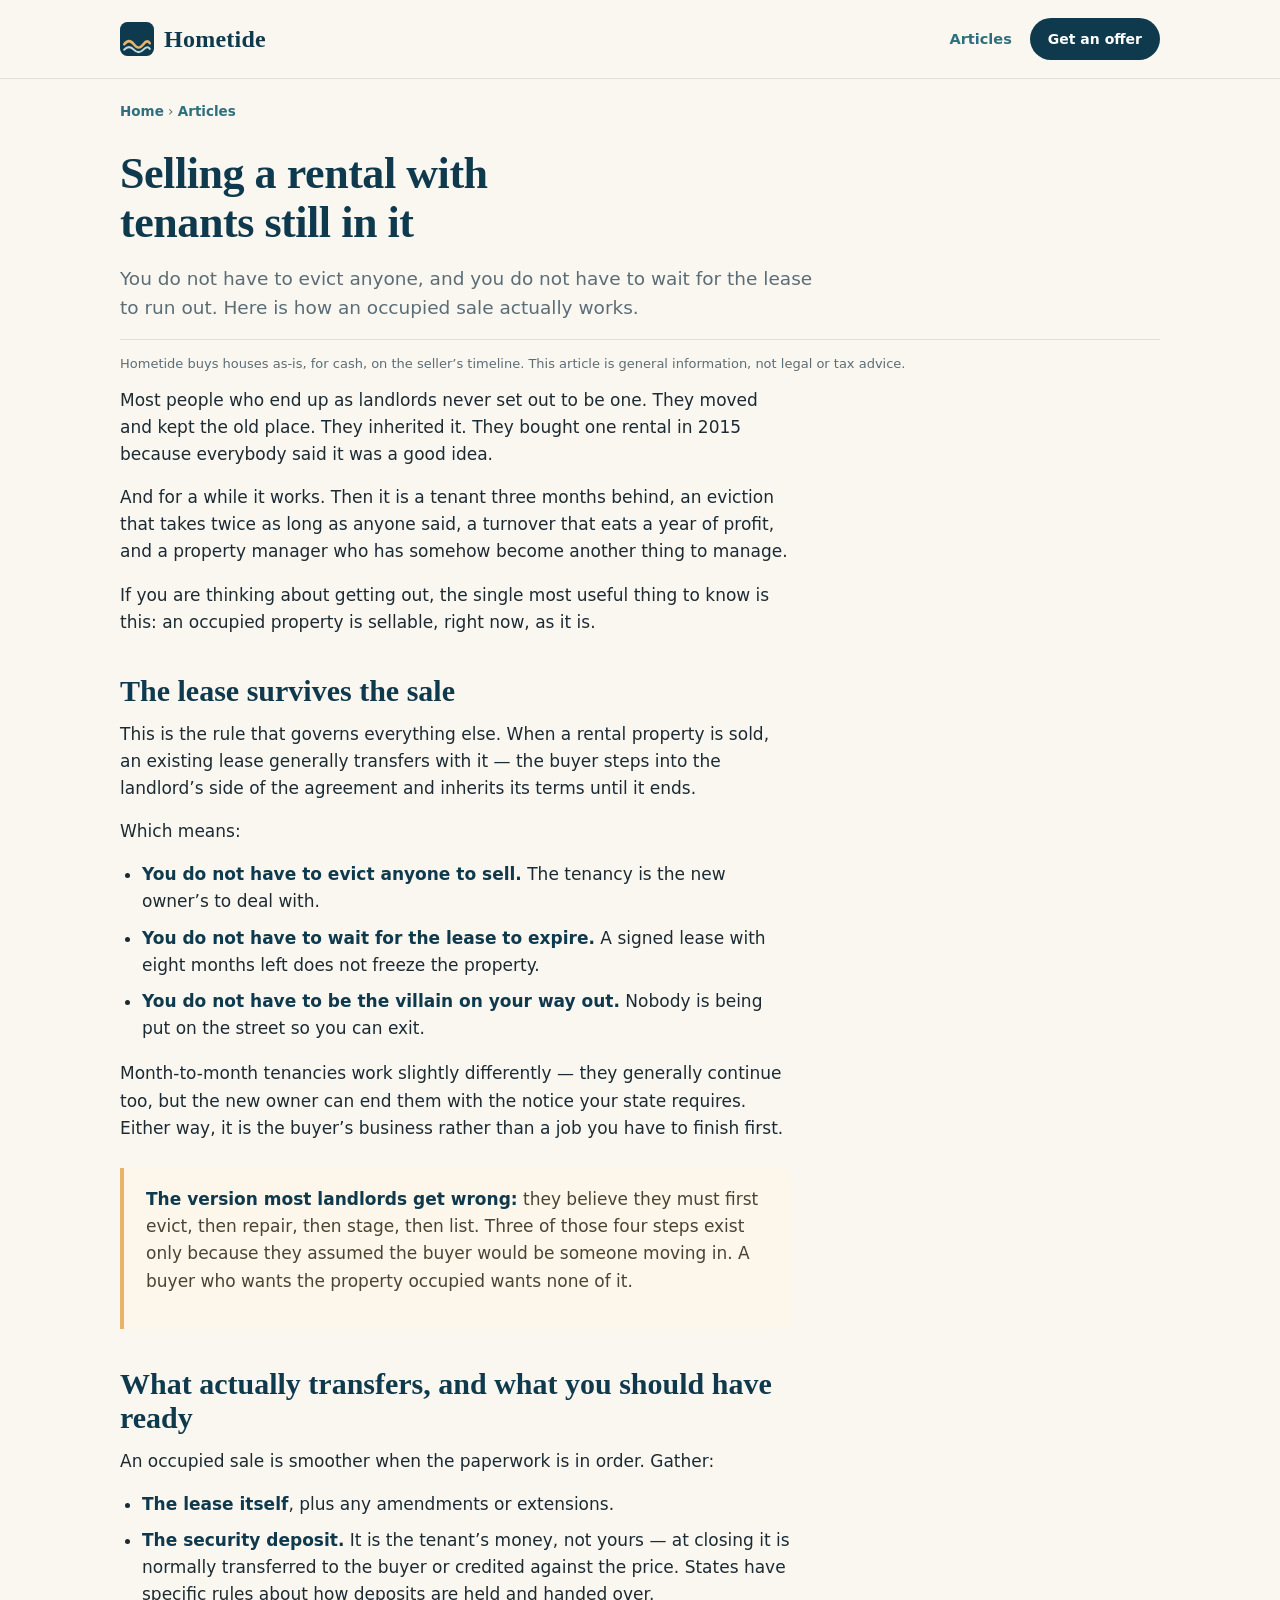
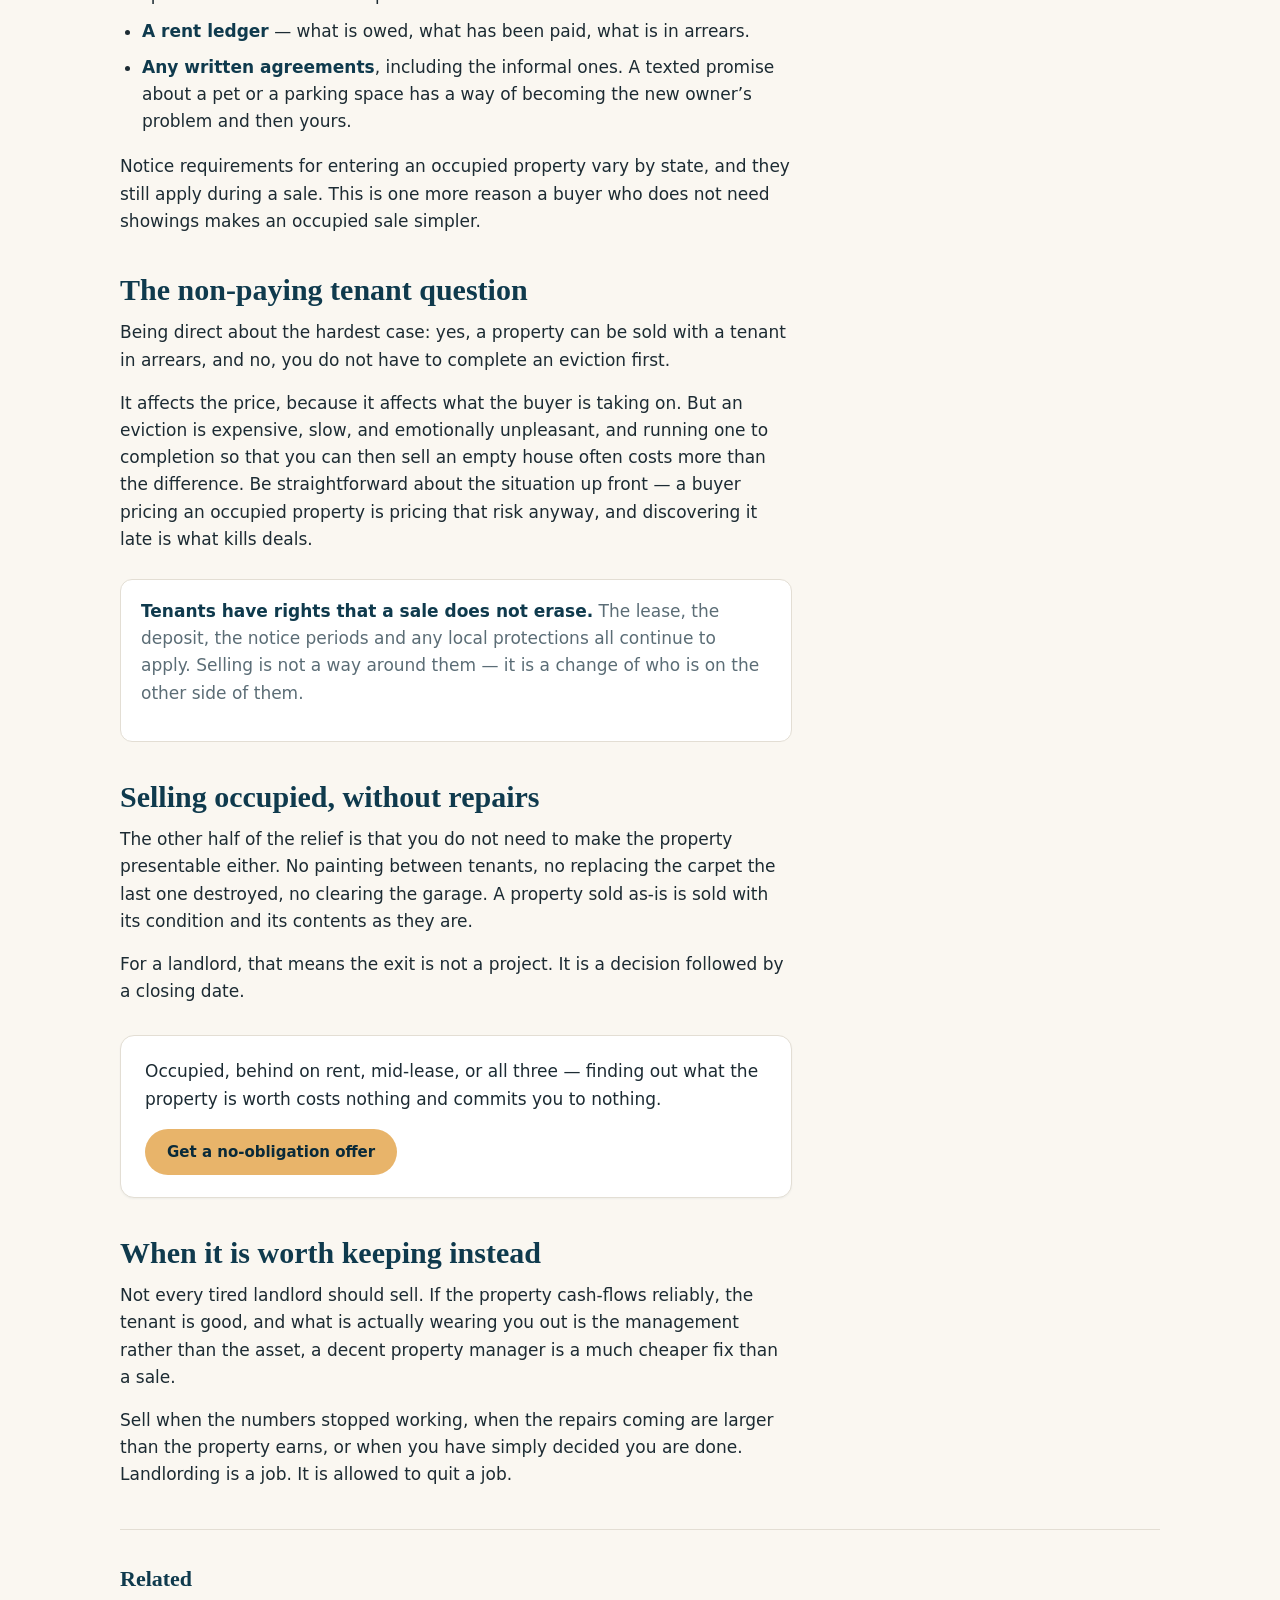
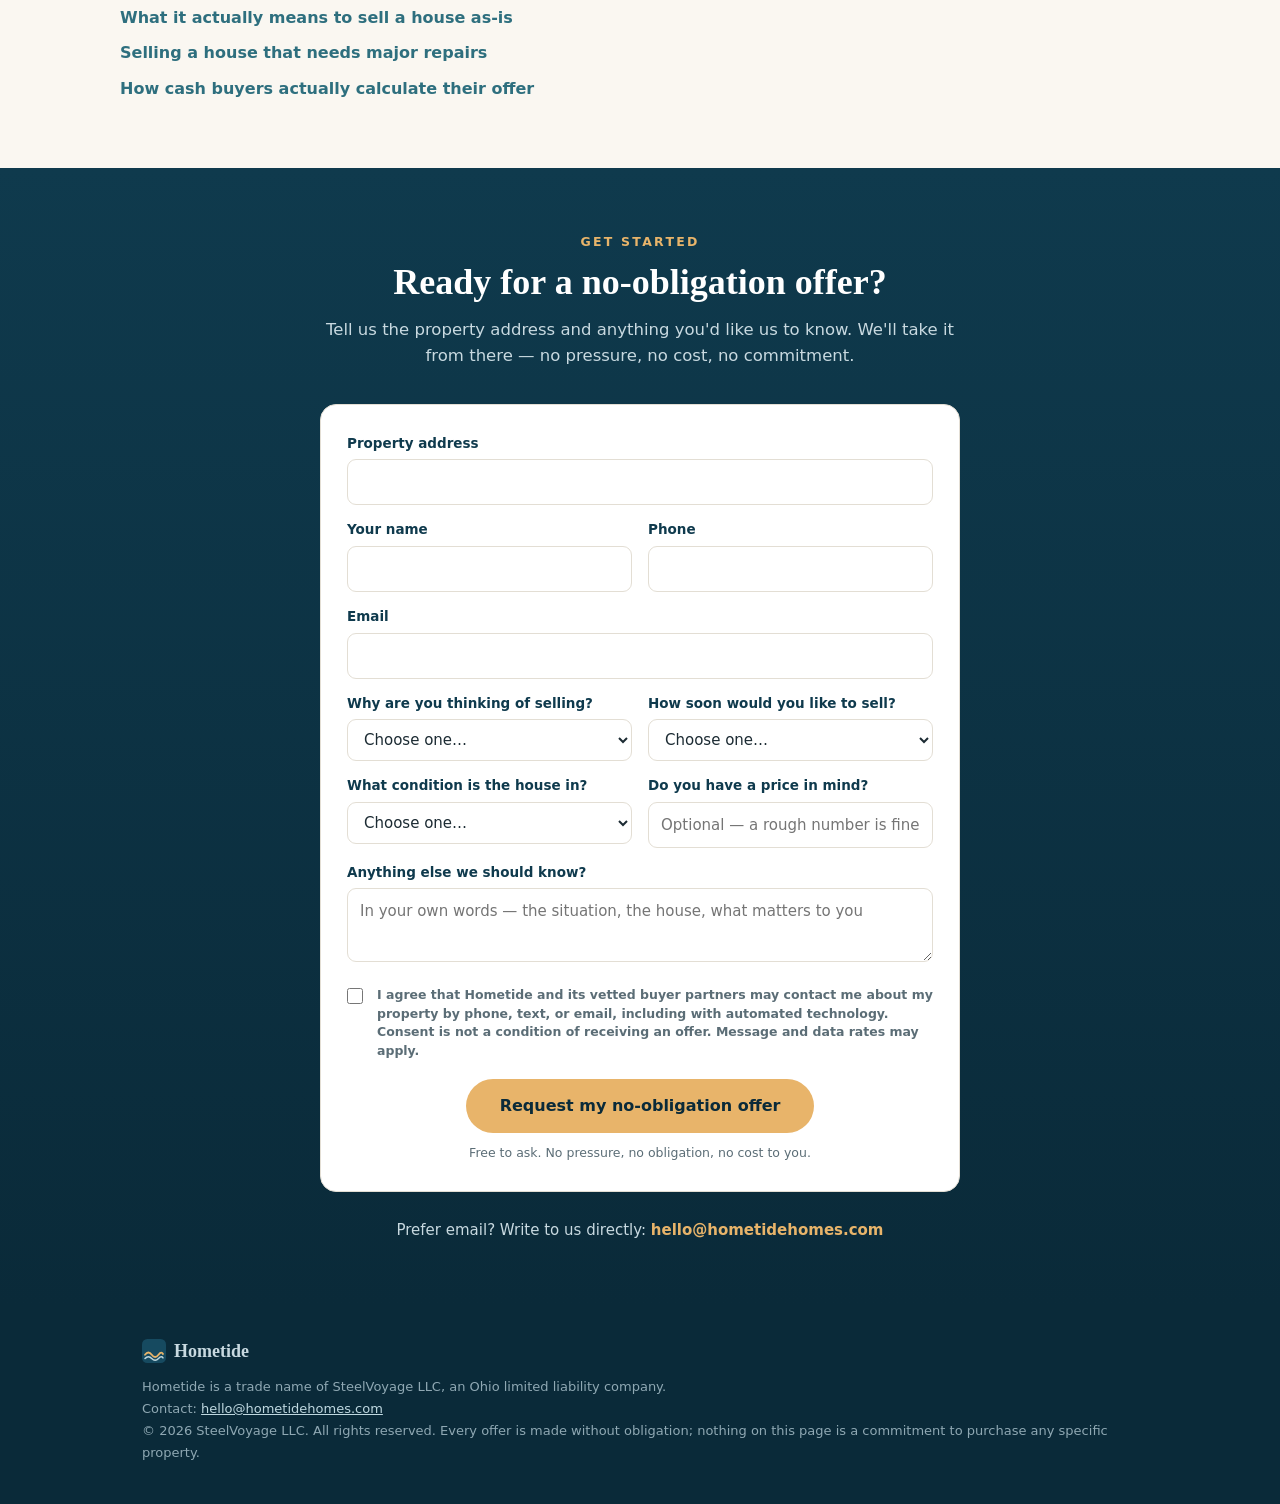
<file: articles/sell-rental-with-tenants.html>
<!doctype html>
<html lang="en">
<head>
<meta charset="utf-8">
<meta name="viewport" content="width=device-width, initial-scale=1">
<title>Selling a Rental Property With Tenants Still Living In It | Hometide</title>
<script>
!function(f,b,e,v,n,t,s){if(f.fbq)return;n=f.fbq=function(){n.callMethod?
n.callMethod.apply(n,arguments):n.queue.push(arguments)};if(!f._fbq)f._fbq=n;
n.push=n;n.loaded=!0;n.version='2.0';n.queue=[];t=b.createElement(e);t.async=!0;
t.src=v;s=b.getElementsByTagName(e)[0];s.parentNode.insertBefore(t,s)}(window,
document,'script','https://connect.facebook.net/en_US/fbevents.js');
fbq('init','1367266238373716');
fbq('track','PageView');
</script>
<noscript><img height="1" width="1" style="display:none"
src="https://www.facebook.com/tr?id=1367266238373716&ev=PageView&noscript=1"></noscript>
<meta name="description" content="You can sell a rental without evicting anyone or waiting for the lease to end. How leases survive a sale, what the security deposit does, and why an occupied property is not the problem landlords assume.">
<meta property="og:title" content="Selling a Rental Property With Tenants Still Living In It | Hometide">
<meta property="og:description" content="You can sell a rental without evicting anyone or waiting for the lease to end. How leases survive a sale, what the security deposit does, and why an occupied property is not the problem landlords assume.">
<meta property="og:type" content="article">
<meta property="og:url" content="https://hometidehomes.com/articles/sell-rental-with-tenants.html">
<meta property="og:image" content="https://hometidehomes.com/assets/og/sell-rental-with-tenants.jpg">
<meta property="og:image:width" content="1200">
<meta property="og:image:height" content="630">
<meta name="twitter:card" content="summary_large_image">
<meta name="twitter:image" content="https://hometidehomes.com/assets/og/sell-rental-with-tenants.jpg">
<link rel="canonical" href="https://hometidehomes.com/articles/sell-rental-with-tenants.html">
<link rel="icon" href="data:image/svg+xml,%3Csvg xmlns='http://www.w3.org/2000/svg' viewBox='0 0 32 32'%3E%3Crect width='32' height='32' rx='7' fill='%230f3a4d'/%3E%3Cpath d='M4 21c3-4 6-4 9 0s6 4 9 0 5-3 6-1' stroke='%23e8b46a' stroke-width='2.4' fill='none' stroke-linecap='round'/%3E%3Cpath d='M4 26c3-3.2 6-3.2 9 0s6 3.2 9 0 5-2.4 6-.8' stroke='%23bfd8e0' stroke-width='2' fill='none' stroke-linecap='round'/%3E%3C/svg%3E">
<style>
  :root{
    --navy:#0f3a4d; --navy-deep:#0a2a39; --teal:#2e6f7e;
    --sand:#e8b46a; --sand-deep:#c9923f;
    --paper:#faf7f1; --card:#ffffff; --ink:#1c2b33; --muted:#5b6d76;
    --line:#e3ded4;
    --serif:"Iowan Old Style","Palatino Linotype",Palatino,Georgia,serif;
    --sans:system-ui,-apple-system,"Segoe UI",Roboto,Helvetica,Arial,sans-serif;
  }
  *{box-sizing:border-box;margin:0;padding:0}
  html{scroll-behavior:smooth}
  body{font-family:var(--sans);color:var(--ink);background:var(--paper);line-height:1.6;-webkit-font-smoothing:antialiased}
  .wrap{max-width:1040px;margin:0 auto;padding:0 22px}

  header{background:var(--paper);border-bottom:1px solid var(--line)}
  .nav{display:flex;align-items:center;justify-content:space-between;padding:18px 0}
  .brand{display:flex;align-items:center;gap:10px;text-decoration:none;color:var(--navy)}
  .brand svg{width:34px;height:34px;flex-shrink:0}
  .brand .name{font-family:var(--serif);font-weight:700;font-size:24px;letter-spacing:.01em}
  .nav .cta-sm{font-size:14px;font-weight:600;color:#fff;background:var(--navy);border-radius:999px;
    padding:10px 18px;text-decoration:none}
  .nav .cta-sm:hover{background:var(--teal)}

  .hero{background:linear-gradient(180deg,var(--navy) 0%,var(--navy-deep) 100%);color:#f2f6f7;
    padding:72px 0 0;overflow:hidden}
  .hero-grid{display:grid;grid-template-columns:1.15fr .85fr;gap:36px;align-items:center}
  @media(max-width:760px){.hero-grid{grid-template-columns:1fr}}
  .hero h1{font-family:var(--serif);font-size:clamp(34px,5.6vw,54px);line-height:1.08;font-weight:700;
    letter-spacing:-.01em}
  .hero h1 em{font-style:normal;color:var(--sand)}
  .hero p.lead{font-size:18px;color:#c8d9e0;margin-top:18px;max-width:46ch}
  .hero .ctas{display:flex;gap:12px;flex-wrap:wrap;margin:28px 0 8px}
  .btn{display:inline-block;font-weight:700;font-size:16px;border-radius:999px;padding:14px 26px;
    text-decoration:none;border:2px solid transparent}
  .btn.primary{background:var(--sand);color:var(--navy-deep)}
  .btn.primary:hover{background:var(--sand-deep)}
  .btn.ghost{border-color:#4a6b7a;color:#e6eef1}
  .btn.ghost:hover{border-color:var(--sand);color:var(--sand)}
  .hero .fine{font-size:13px;color:#8fa8b3;margin-bottom:26px}
  .hero-art{align-self:end;justify-self:center;width:min(340px,80%)}
  .wave-band{display:block;width:100%;height:56px}

  .ticks{background:var(--card);border-bottom:1px solid var(--line)}
  .ticks .wrap{display:flex;flex-wrap:wrap;gap:6px 34px;justify-content:center;padding:16px 22px}
  .tick{display:flex;align-items:center;gap:8px;font-size:14.5px;font-weight:600;color:var(--teal)}
  .tick svg{width:17px;height:17px;flex-shrink:0}

  section.block{padding:64px 0}
  .kicker{font-size:12.5px;font-weight:700;letter-spacing:.18em;text-transform:uppercase;color:var(--teal)}
  h2{font-family:var(--serif);font-size:clamp(26px,3.6vw,36px);line-height:1.15;margin:10px 0 14px;color:var(--navy)}
  .sub{color:var(--muted);max-width:62ch;font-size:16.5px}

  .steps{display:grid;grid-template-columns:repeat(3,1fr);gap:18px;margin-top:34px}
  @media(max-width:760px){.steps{grid-template-columns:1fr}}
  .step{background:var(--card);border:1px solid var(--line);border-radius:14px;padding:24px 22px;
    box-shadow:0 1px 2px rgba(15,58,77,.05)}
  .step .num{font-family:var(--serif);font-size:15px;font-weight:700;color:var(--sand-deep);
    letter-spacing:.06em}
  .step h3{font-size:18.5px;color:var(--navy);margin:8px 0 8px}
  .step p{font-size:15px;color:var(--muted)}

  .why{background:var(--card);border-top:1px solid var(--line);border-bottom:1px solid var(--line)}
  .why-grid{display:grid;grid-template-columns:repeat(2,1fr);gap:16px 28px;margin-top:30px}
  @media(max-width:700px){.why-grid{grid-template-columns:1fr}}
  .why-item{display:grid;grid-template-columns:26px 1fr;gap:12px;align-items:start}
  .why-item svg{width:24px;height:24px;margin-top:2px}
  .why-item h3{font-size:17px;color:var(--navy);margin-bottom:4px}
  .why-item p{font-size:14.5px;color:var(--muted)}

  .honest{border-left:4px solid var(--sand);background:#fdf6ea;border-radius:0 12px 12px 0;
    padding:20px 24px;margin-top:34px}
  .honest p{font-size:15.5px;color:#4a4433}
  .honest p b{color:var(--navy)}

  .contact{background:linear-gradient(180deg,var(--navy) 0%,var(--navy-deep) 100%);color:#f2f6f7;
    text-align:center}
  .contact h2{color:#fff}
  .contact .sub{margin:0 auto;color:#c8d9e0}
  .contact .ctas{margin-top:30px;display:flex;gap:12px;justify-content:center;flex-wrap:wrap}
  .contact .reach{margin-top:26px;font-size:15px;color:#c8d9e0}
  .contact .reach a{color:var(--sand);text-decoration:none;font-weight:600}
  .contact .reach a:hover{text-decoration:underline}

  .offer-form{max-width:640px;margin:34px auto 0;text-align:left;background:var(--card);
    border:1px solid var(--line);border-radius:16px;padding:28px 26px;color:var(--ink)}
  .offer-form .fgrid{display:grid;grid-template-columns:1fr 1fr;gap:14px 16px}
  @media(max-width:620px){.offer-form .fgrid{grid-template-columns:1fr}}
  .offer-form .full{grid-column:1 / -1}
  .offer-form label{display:block;font-size:13.5px;font-weight:700;color:var(--navy);margin-bottom:5px}
  .offer-form input,.offer-form select,.offer-form textarea{width:100%;font:inherit;font-size:15px;
    color:var(--ink);background:#fff;border:1px solid var(--line);border-radius:9px;padding:10px 12px}
  .offer-form textarea{min-height:74px;resize:vertical}
  .offer-form input:focus,.offer-form select:focus,.offer-form textarea:focus{outline:2px solid var(--teal);outline-offset:1px}
  .offer-form .consent{display:grid;grid-template-columns:20px 1fr;gap:10px;align-items:start;
    font-size:12.5px;color:var(--muted);margin-top:16px;line-height:1.5}
  .offer-form .consent input{width:16px;height:16px;margin-top:2px}
  .offer-form .fbtn{margin-top:18px;text-align:center}
  .offer-form .fbtn button{font:inherit;font-weight:700;font-size:16px;color:var(--navy-deep);
    background:var(--sand);border:none;border-radius:999px;padding:14px 34px;cursor:pointer}
  .offer-form .fbtn button:hover{background:var(--sand-deep)}
  .offer-form .fnote{font-size:12.5px;color:var(--muted);text-align:center;margin-top:10px}

  footer{background:var(--navy-deep);color:#8fa8b3;padding:30px 0 40px;font-size:13px;line-height:1.7}
  footer .fbrand{display:flex;align-items:center;gap:8px;color:#c8d9e0;font-family:var(--serif);
    font-weight:700;font-size:18px;margin-bottom:10px}
  footer .fbrand svg{width:24px;height:24px}
  footer a{color:#bfd8e0}
/* ---- article pages (added 2026-08-28) ---- */
.crumb{font-size:13.5px;color:var(--muted);padding:22px 0 0}
.crumb a{color:var(--teal);text-decoration:none;font-weight:600}
.crumb a:hover{text-decoration:underline}
.ahead{padding:26px 0 6px}
.ahead h1{font-family:var(--serif);font-size:clamp(29px,4.4vw,44px);line-height:1.12;color:var(--navy);
  font-weight:700;letter-spacing:-.01em;max-width:22ch}
.ahead .standfirst{font-size:18.5px;color:var(--muted);margin-top:16px;max-width:60ch}
.ahead .meta{font-size:13px;color:var(--muted);margin-top:16px;border-top:1px solid var(--line);padding-top:14px}
.article{padding:6px 0 56px}
.article .body{max-width:66ch}
.article .body h2{font-size:clamp(23px,3vw,30px);margin:38px 0 12px}
.article .body h3{font-family:var(--serif);font-size:21px;color:var(--navy);margin:28px 0 8px}
.article .body p{font-size:17px;margin-bottom:16px}
.article .body ul,.article .body ol{margin:0 0 18px 22px}
.article .body li{font-size:17px;margin-bottom:9px}
.article .body strong{color:var(--navy)}
.pull{border-left:4px solid var(--sand);background:#fdf6ea;border-radius:0 12px 12px 0;
  padding:18px 22px;margin:26px 0;font-size:16.5px;color:#4a4433}
.pull b{color:var(--navy)}
.note{background:var(--card);border:1px solid var(--line);border-radius:12px;padding:18px 20px;
  margin:26px 0;font-size:15px;color:var(--muted)}
.note b{color:var(--navy)}
.midcta{background:var(--card);border:1px solid var(--line);border-radius:14px;padding:22px 24px;
  margin:30px 0;box-shadow:0 1px 2px rgba(15,58,77,.05)}
.midcta p{font-size:16px;margin-bottom:14px}
.midcta a{display:inline-block;font-weight:700;font-size:15px;color:var(--navy-deep);background:var(--sand);
  border-radius:999px;padding:11px 22px;text-decoration:none}
.midcta a:hover{background:var(--sand-deep)}
.related{border-top:1px solid var(--line);margin-top:40px;padding-top:26px}
.related h2{font-size:22px;margin-bottom:14px}
.related ul{list-style:none;margin:0}
.related li{margin-bottom:10px}
.related a{color:var(--teal);text-decoration:none;font-weight:600;font-size:16px}
.related a:hover{text-decoration:underline}
.idx-grid{display:grid;grid-template-columns:repeat(2,1fr);gap:18px;margin-top:32px}
@media(max-width:760px){.idx-grid{grid-template-columns:1fr}}
.idx-card{background:var(--card);border:1px solid var(--line);border-radius:14px;padding:24px 22px;
  box-shadow:0 1px 2px rgba(15,58,77,.05);display:block;text-decoration:none;color:inherit}
.idx-card:hover{border-color:var(--teal)}
.idx-card h3{font-family:var(--serif);font-size:20px;color:var(--navy);margin-bottom:8px;line-height:1.25}
.idx-card p{font-size:15px;color:var(--muted)}

</style>
</head>
<body>

<header>
  <div class="wrap nav">
    <a class="brand" href="/">
      <svg viewBox="0 0 32 32" aria-hidden="true"><rect width="32" height="32" rx="7" fill="#0f3a4d"/><path d="M4 21c3-4 6-4 9 0s6 4 9 0 5-3 6-1" stroke="#e8b46a" stroke-width="2.4" fill="none" stroke-linecap="round"/><path d="M4 26c3-3.2 6-3.2 9 0s6 3.2 9 0 5-2.4 6-.8" stroke="#bfd8e0" stroke-width="2" fill="none" stroke-linecap="round"/></svg>
      <span class="name">Hometide</span>
    </a>
    <span style="display:flex;align-items:center;gap:18px">
      <a href="/articles/" style="font-size:14.5px;font-weight:600;color:var(--teal);text-decoration:none">Articles</a>
      <a class="cta-sm" href="#contact">Get an offer</a>
    </span>
  </div>
</header>

<div class="wrap crumb"><a href="/">Home</a> &rsaquo; <a href="index.html">Articles</a></div>

<div class="wrap ahead">
  <h1>Selling a rental with tenants still in it</h1>
  <p class="standfirst">You do not have to evict anyone, and you do not have to wait for the lease to run out. Here is how an occupied sale actually works.</p>
  <p class="meta">Hometide buys houses as-is, for cash, on the seller&rsquo;s timeline. This article is general information, not legal or tax advice.</p>
</div>

<div class="wrap article">
  <div class="body">
    <p>Most people who end up as landlords never set out to be one. They moved and kept the old place. They inherited it. They bought one rental in 2015 because everybody said it was a good idea.</p>
    <p>And for a while it works. Then it is a tenant three months behind, an eviction that takes twice as long as anyone said, a turnover that eats a year of profit, and a property manager who has somehow become another thing to manage.</p>
    <p>If you are thinking about getting out, the single most useful thing to know is this: an occupied property is sellable, right now, as it is.</p>

    <h2>The lease survives the sale</h2>
    <p>This is the rule that governs everything else. When a rental property is sold, an existing lease generally transfers with it &mdash; the buyer steps into the landlord&rsquo;s side of the agreement and inherits its terms until it ends.</p>
    <p>Which means:</p>
    <ul>
      <li><strong>You do not have to evict anyone to sell.</strong> The tenancy is the new owner&rsquo;s to deal with.</li>
      <li><strong>You do not have to wait for the lease to expire.</strong> A signed lease with eight months left does not freeze the property.</li>
      <li><strong>You do not have to be the villain on your way out.</strong> Nobody is being put on the street so you can exit.</li>
    </ul>
    <p>Month-to-month tenancies work slightly differently &mdash; they generally continue too, but the new owner can end them with the notice your state requires. Either way, it is the buyer&rsquo;s business rather than a job you have to finish first.</p>

    <div class="pull"><p><b>The version most landlords get wrong:</b> they believe they must first evict, then repair, then stage, then list. Three of those four steps exist only because they assumed the buyer would be someone moving in. A buyer who wants the property occupied wants none of it.</p></div>

    <h2>What actually transfers, and what you should have ready</h2>
    <p>An occupied sale is smoother when the paperwork is in order. Gather:</p>
    <ul>
      <li><strong>The lease itself</strong>, plus any amendments or extensions.</li>
      <li><strong>The security deposit.</strong> It is the tenant&rsquo;s money, not yours &mdash; at closing it is normally transferred to the buyer or credited against the price. States have specific rules about how deposits are held and handed over.</li>
      <li><strong>A rent ledger</strong> &mdash; what is owed, what has been paid, what is in arrears.</li>
      <li><strong>Any written agreements</strong>, including the informal ones. A texted promise about a pet or a parking space has a way of becoming the new owner&rsquo;s problem and then yours.</li>
    </ul>
    <p>Notice requirements for entering an occupied property vary by state, and they still apply during a sale. This is one more reason a buyer who does not need showings makes an occupied sale simpler.</p>

    <h2>The non-paying tenant question</h2>
    <p>Being direct about the hardest case: yes, a property can be sold with a tenant in arrears, and no, you do not have to complete an eviction first.</p>
    <p>It affects the price, because it affects what the buyer is taking on. But an eviction is expensive, slow, and emotionally unpleasant, and running one to completion so that you can then sell an empty house often costs more than the difference. Be straightforward about the situation up front &mdash; a buyer pricing an occupied property is pricing that risk anyway, and discovering it late is what kills deals.</p>

    <div class="note"><p><b>Tenants have rights that a sale does not erase.</b> The lease, the deposit, the notice periods and any local protections all continue to apply. Selling is not a way around them &mdash; it is a change of who is on the other side of them.</p></div>

    <h2>Selling occupied, without repairs</h2>
    <p>The other half of the relief is that you do not need to make the property presentable either. No painting between tenants, no replacing the carpet the last one destroyed, no clearing the garage. A property sold as-is is sold with its condition and its contents as they are.</p>
    <p>For a landlord, that means the exit is not a project. It is a decision followed by a closing date.</p>

    <div class="midcta">
      <p>Occupied, behind on rent, mid-lease, or all three &mdash; finding out what the property is worth costs nothing and commits you to nothing.</p>
      <a href="#contact">Get a no-obligation offer</a>
    </div>

    <h2>When it is worth keeping instead</h2>
    <p>Not every tired landlord should sell. If the property cash-flows reliably, the tenant is good, and what is actually wearing you out is the management rather than the asset, a decent property manager is a much cheaper fix than a sale.</p>
    <p>Sell when the numbers stopped working, when the repairs coming are larger than the property earns, or when you have simply decided you are done. Landlording is a job. It is allowed to quit a job.</p>

  </div>

  <div class="related">
    <h2>Related</h2>
    <ul>
      <li><a href="sell-house-as-is.html">What it actually means to sell a house as-is</a></li>
      <li><a href="sell-house-needs-major-repairs.html">Selling a house that needs major repairs</a></li>
      <li><a href="cash-offer-arithmetic.html">How cash buyers actually calculate their offer</a></li>
    </ul>
  </div>
</div>

<section class="block contact" id="contact">
  <div class="wrap">
    <p class="kicker" style="color:var(--sand)">Get started</p>
    <h2>Ready for a no-obligation offer?</h2>
    <p class="sub">Tell us the property address and anything you'd like us to know. We'll take it from there — no pressure, no cost, no commitment.</p>
    <form class="offer-form" id="offer-form">
      <div class="fgrid">
        <div class="full">
          <label for="f-address">Property address</label>
          <input id="f-address" name="address" autocomplete="street-address" required>
        </div>
        <div>
          <label for="f-name">Your name</label>
          <input id="f-name" name="name" autocomplete="name" required>
        </div>
        <div>
          <label for="f-phone">Phone</label>
          <input id="f-phone" name="phone" type="tel" autocomplete="tel" required>
        </div>
        <div class="full">
          <label for="f-email">Email</label>
          <input id="f-email" name="email" type="email" autocomplete="email">
        </div>
        <div>
          <label for="f-why">Why are you thinking of selling?</label>
          <select id="f-why" name="reason" required>
            <option value="" selected disabled>Choose one…</option>
            <option>Inherited the property</option>
            <option>Relocating / moving</option>
            <option>Repairs are more than I want to take on</option>
            <option>Behind on payments</option>
            <option>Tired of being a landlord</option>
            <option>Divorce or family change</option>
            <option>Just exploring my options</option>
            <option>Something else</option>
          </select>
        </div>
        <div>
          <label for="f-when">How soon would you like to sell?</label>
          <select id="f-when" name="timeline" required>
            <option value="" selected disabled>Choose one…</option>
            <option>As soon as possible</option>
            <option>Within 1–3 months</option>
            <option>3–6 months</option>
            <option>6+ months / no rush</option>
          </select>
        </div>
        <div>
          <label for="f-cond">What condition is the house in?</label>
          <select id="f-cond" name="condition" required>
            <option value="" selected disabled>Choose one…</option>
            <option>Move-in ready</option>
            <option>Needs minor work</option>
            <option>Needs major repairs</option>
            <option>Not livable as-is</option>
          </select>
        </div>
        <div>
          <label for="f-price">Do you have a price in mind?</label>
          <input id="f-price" name="asking_price" inputmode="numeric" placeholder="Optional — a rough number is fine">
        </div>
        <div class="full">
          <label for="f-more">Anything else we should know?</label>
          <textarea id="f-more" name="details" required placeholder="In your own words — the situation, the house, what matters to you"></textarea>
        </div>
      </div>
      <label class="consent">
        <input type="checkbox" name="consent" required>
        <span>I agree that Hometide and its vetted buyer partners may contact me about my property by phone, text, or email, including with automated technology. Consent is not a condition of receiving an offer. Message and data rates may apply.</span>
      </label>
      <div aria-hidden="true" style="position:absolute;left:-9999px;width:1px;height:1px;overflow:hidden"><label for="f-website">Leave this empty</label><input id="f-website" name="website" tabindex="-1" autocomplete="off"></div>
      <div class="fbtn"><button type="submit">Request my no-obligation offer</button></div>
      <p class="fnote">Free to ask. No pressure, no obligation, no cost to you.</p>
    </form>
    <p class="reach">Prefer email? Write to us directly: <a href="mailto:hello@hometidehomes.com">hello@hometidehomes.com</a></p>
  </div>
</section>

<footer>
  <div class="wrap">
    <div class="fbrand">
      <svg viewBox="0 0 32 32" aria-hidden="true"><rect width="32" height="32" rx="7" fill="#164a60"/><path d="M4 21c3-4 6-4 9 0s6 4 9 0 5-3 6-1" stroke="#e8b46a" stroke-width="2.4" fill="none" stroke-linecap="round"/><path d="M4 26c3-3.2 6-3.2 9 0s6 3.2 9 0 5-2.4 6-.8" stroke="#bfd8e0" stroke-width="2" fill="none" stroke-linecap="round"/></svg>
      Hometide
    </div>
    <p>Hometide is a trade name of SteelVoyage LLC, an Ohio limited liability company.</p>
    <p>Contact: <a href="mailto:hello@hometidehomes.com">hello@hometidehomes.com</a></p>
    <p>&copy; 2026 SteelVoyage LLC. All rights reserved. Every offer is made without obligation; nothing on this page is a commitment to purchase any specific property.</p>
  </div>
</footer>

<script>
// Submissions post to the "Hometide seller form" Google Apps Script web app
// (deployed under contact@steelvoyage.com, same setup as the WarmKnock buyer form),
// which emails each lead to the SteelVoyage inbox. It replaced the lapsed Zapier relay.
// If the endpoint is not set or the post fails for any reason, fall back to a
// pre-filled email so no lead is ever lost.
var HT_ENDPOINT="https://script.google.com/macros/s/AKfycbyjptbGrpVCxMuYjpvqfmNL2yzQp3K4YjZd8Edcl7op6MzRiqWURepkRcNpp0jFVXrosw/exec";
document.getElementById("offer-form").addEventListener("submit",function(e){
  e.preventDefault();
  var f=e.target;
  if(!f.reportValidity()) return;
  var d=new FormData(f);
  var name=(d.get("name")||"").trim(), sp=name.indexOf(" ");
  var first=sp>0?name.slice(0,sp):name, last=sp>0?name.slice(sp+1):"-";
  var tf={"As soon as possible":"ASAP","Within 1–3 months":"1-3 Months","3–6 months":"3-6 Months","6+ months / no rush":"6+ Months"}[d.get("timeline")]||"";
  var price=parseFloat(String(d.get("asking_price")||"").replace(/[^0-9.]/g,""))||0;
  var btn=f.querySelector("button[type=submit]"); btn.disabled=true; btn.textContent="Sending…";
  var mailFallback=function(){
    var body="Property address: "+d.get("address")+"\nName: "+name+"\nPhone: "+d.get("phone")+
      "\nEmail: "+(d.get("email")||"")+"\nWhy selling: "+d.get("reason")+"\nHow soon: "+d.get("timeline")+
      "\nCondition: "+d.get("condition")+"\nPrice in mind: "+(d.get("asking_price")||"")+
      "\nAnything else: "+d.get("details")+"\nConsent to contact: yes";
    location.href="mailto:hello@hometidehomes.com?subject="+encodeURIComponent("Offer request: "+d.get("address"))+
      "&body="+encodeURIComponent(body);
    btn.disabled=false; btn.textContent="Request my no-obligation offer";
  };
  if(HT_ENDPOINT.indexOf("https://script.google.com/")!==0){ mailFallback(); return; }
  fetch(HT_ENDPOINT,{
    method:"POST",
    // No Content-Type header on purpose: a plain POST is a "simple" CORS request and
    // skips the preflight, which the Apps Script endpoint does not answer.
    body:JSON.stringify({
      FirstName:first,LastName:last,Phone:d.get("phone"),Email:d.get("email")||"",
      Address:d.get("address"),
      TransactionType:"Sell",Timeframe:tf,AskingPrice:price,
      Features:"Why selling: "+d.get("reason")+" | Condition: "+d.get("condition")+" | Price in mind: "+(d.get("asking_price")||"none given")+" | In their words: "+d.get("details"),
      TCPAContactConsent:"Agreed on hometidehomes.com: contact by phone/text/email incl. automated technology; consent not a condition of offer.",
      LandingPageURL:location.href,
      website:d.get("website")||""
    })
  }).then(function(r){return r.json();}).then(function(j){
    if(j&&j.status==="success"){
      if(window.fbq){fbq('track','Lead');}
      f.innerHTML='<p style="font-size:17px;text-align:center;padding:30px 10px"><b>Got it — thank you.</b><br>We’ll review your property and reach out shortly with next steps.</p>';
    } else { mailFallback(); }
  }).catch(mailFallback);
});
</script>
</body>
</html>
</file>
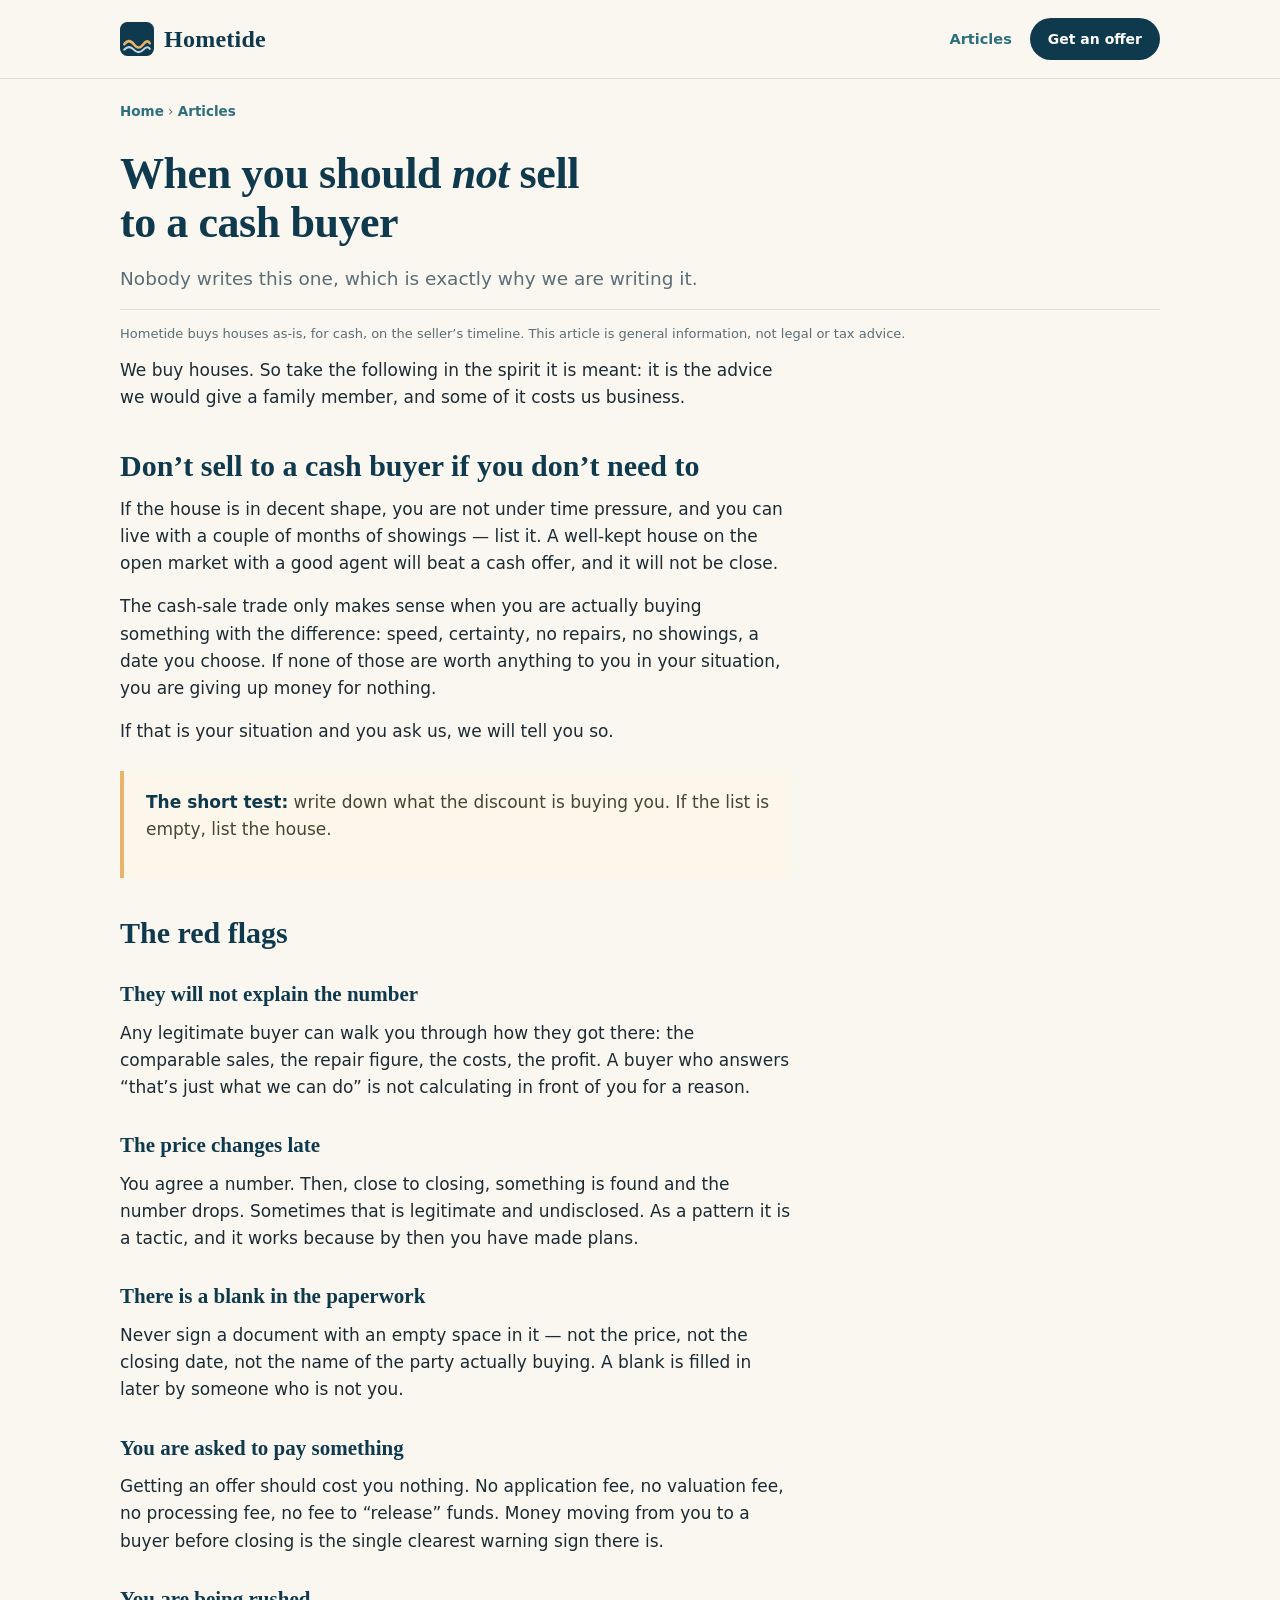
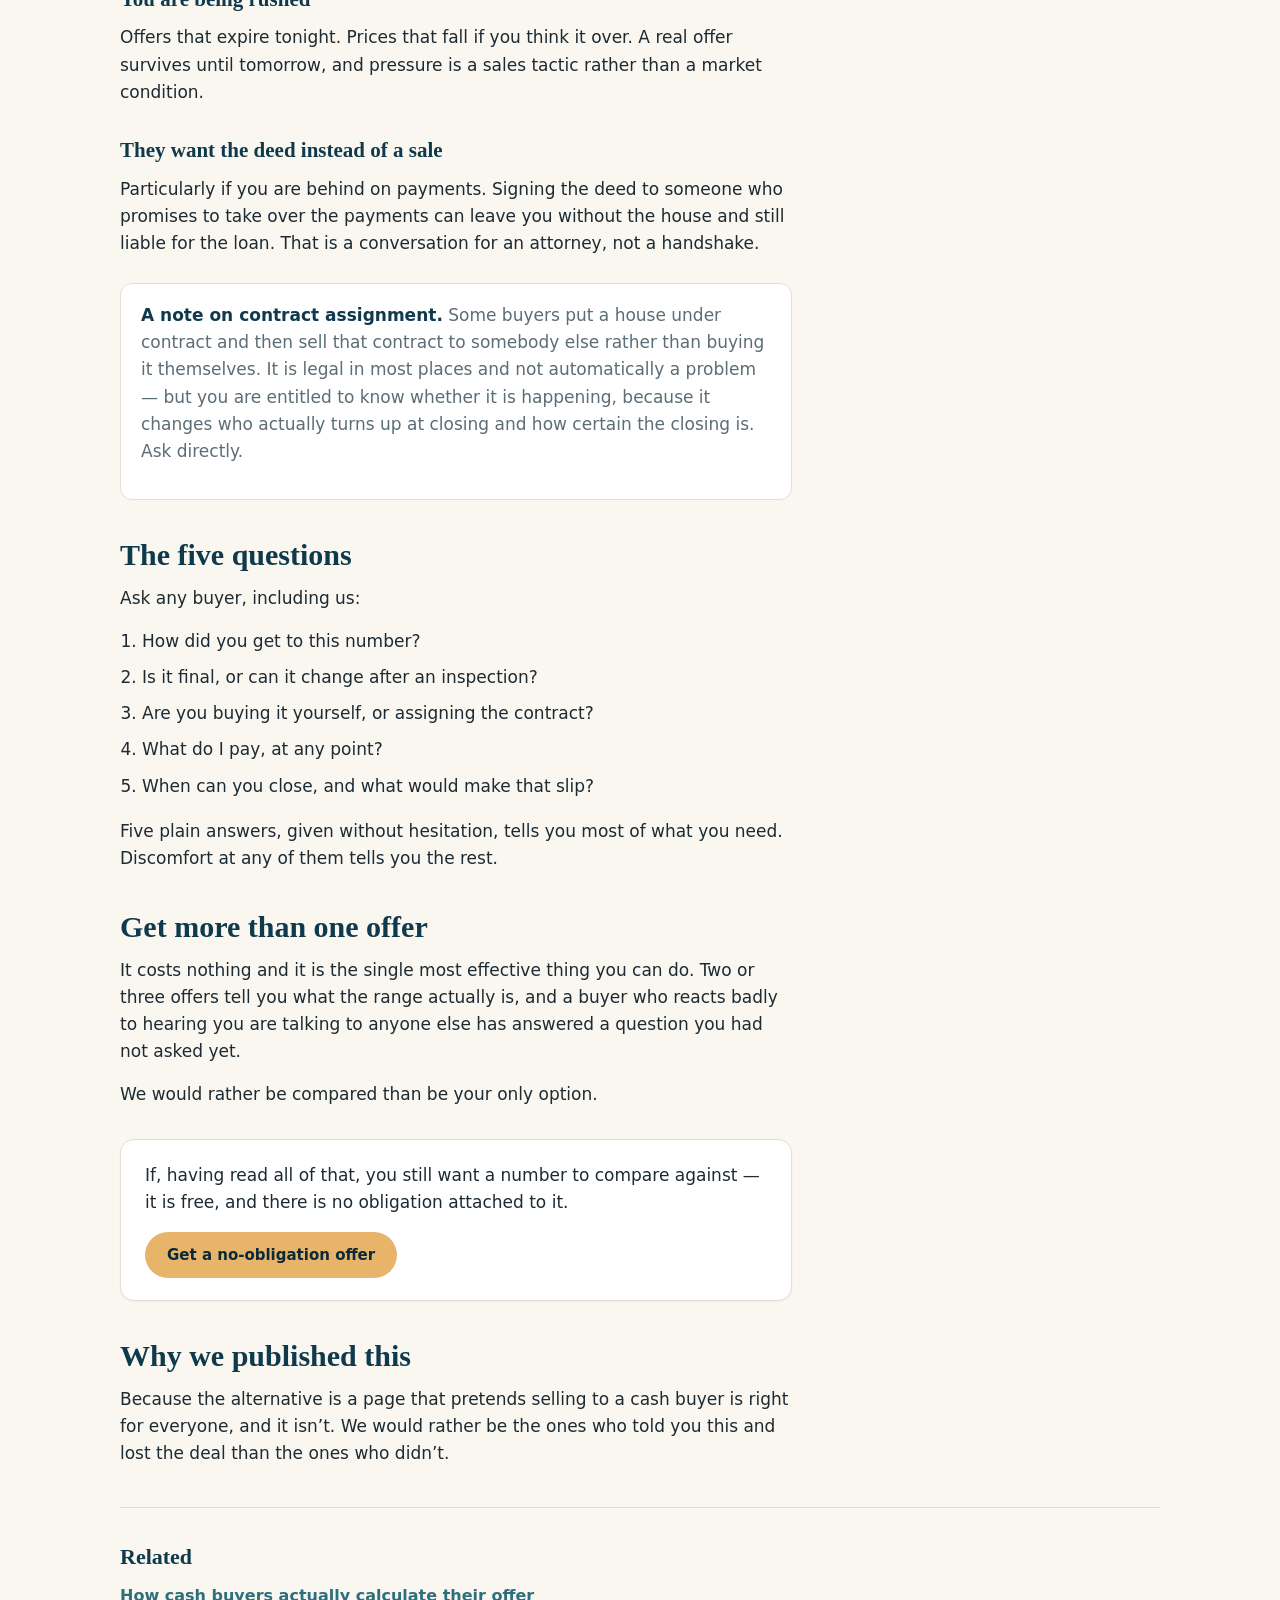
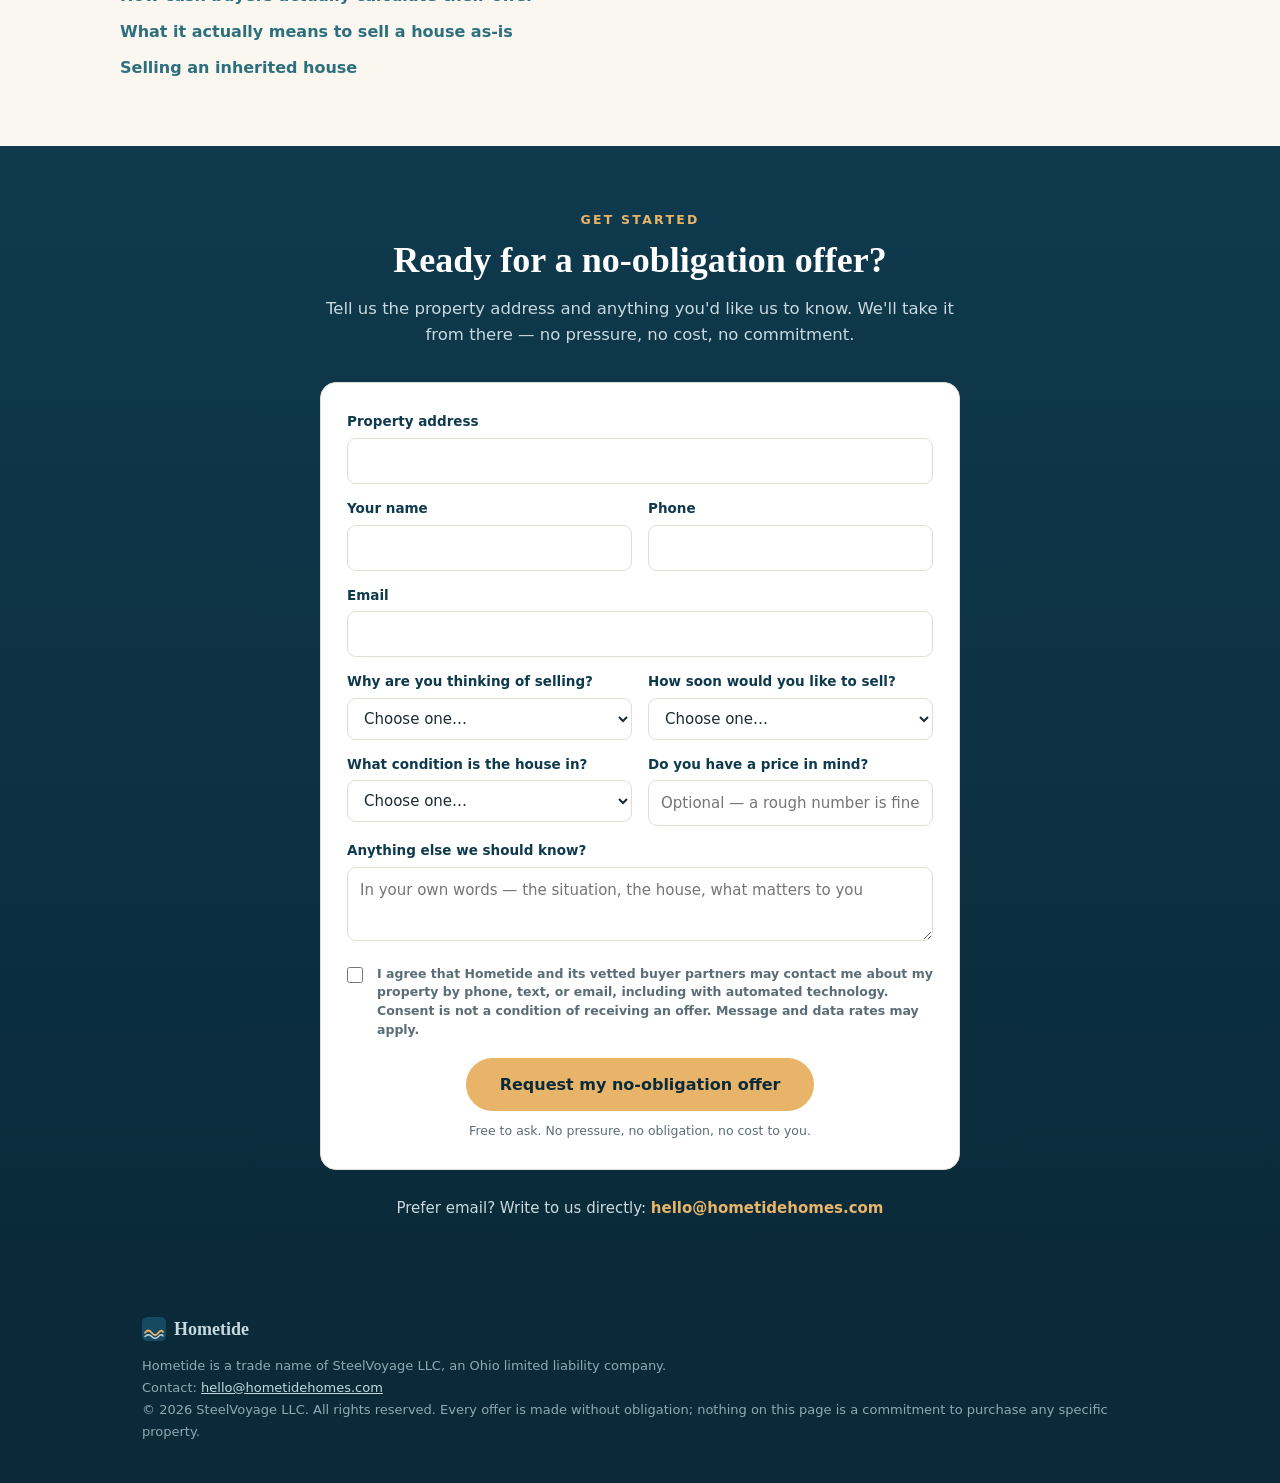
<file: articles/when-not-to-sell-to-a-cash-buyer.html>
<!doctype html>
<html lang="en">
<head>
<meta charset="utf-8">
<meta name="viewport" content="width=device-width, initial-scale=1">
<title>When You Should NOT Sell Your House to a Cash Buyer | Hometide</title>
<script>
!function(f,b,e,v,n,t,s){if(f.fbq)return;n=f.fbq=function(){n.callMethod?
n.callMethod.apply(n,arguments):n.queue.push(arguments)};if(!f._fbq)f._fbq=n;
n.push=n;n.loaded=!0;n.version='2.0';n.queue=[];t=b.createElement(e);t.async=!0;
t.src=v;s=b.getElementsByTagName(e)[0];s.parentNode.insertBefore(t,s)}(window,
document,'script','https://connect.facebook.net/en_US/fbevents.js');
fbq('init','1367266238373716');
fbq('track','PageView');
</script>
<noscript><img height="1" width="1" style="display:none"
src="https://www.facebook.com/tr?id=1367266238373716&ev=PageView&noscript=1"></noscript>
<meta name="description" content="The situations where listing beats a cash offer, the red flags worth walking away from, and the five questions any legitimate buyer will answer without hesitating.">
<meta property="og:title" content="When You Should NOT Sell Your House to a Cash Buyer | Hometide">
<meta property="og:description" content="The situations where listing beats a cash offer, the red flags worth walking away from, and the five questions any legitimate buyer will answer without hesitating.">
<meta property="og:type" content="article">
<meta property="og:url" content="https://hometidehomes.com/articles/when-not-to-sell-to-a-cash-buyer.html">
<meta property="og:image" content="https://hometidehomes.com/assets/og/when-not-to-sell-to-a-cash-buyer.jpg">
<meta property="og:image:width" content="1200">
<meta property="og:image:height" content="630">
<meta name="twitter:card" content="summary_large_image">
<meta name="twitter:image" content="https://hometidehomes.com/assets/og/when-not-to-sell-to-a-cash-buyer.jpg">
<link rel="canonical" href="https://hometidehomes.com/articles/when-not-to-sell-to-a-cash-buyer.html">
<link rel="icon" href="data:image/svg+xml,%3Csvg xmlns='http://www.w3.org/2000/svg' viewBox='0 0 32 32'%3E%3Crect width='32' height='32' rx='7' fill='%230f3a4d'/%3E%3Cpath d='M4 21c3-4 6-4 9 0s6 4 9 0 5-3 6-1' stroke='%23e8b46a' stroke-width='2.4' fill='none' stroke-linecap='round'/%3E%3Cpath d='M4 26c3-3.2 6-3.2 9 0s6 3.2 9 0 5-2.4 6-.8' stroke='%23bfd8e0' stroke-width='2' fill='none' stroke-linecap='round'/%3E%3C/svg%3E">
<style>
  :root{
    --navy:#0f3a4d; --navy-deep:#0a2a39; --teal:#2e6f7e;
    --sand:#e8b46a; --sand-deep:#c9923f;
    --paper:#faf7f1; --card:#ffffff; --ink:#1c2b33; --muted:#5b6d76;
    --line:#e3ded4;
    --serif:"Iowan Old Style","Palatino Linotype",Palatino,Georgia,serif;
    --sans:system-ui,-apple-system,"Segoe UI",Roboto,Helvetica,Arial,sans-serif;
  }
  *{box-sizing:border-box;margin:0;padding:0}
  html{scroll-behavior:smooth}
  body{font-family:var(--sans);color:var(--ink);background:var(--paper);line-height:1.6;-webkit-font-smoothing:antialiased}
  .wrap{max-width:1040px;margin:0 auto;padding:0 22px}

  header{background:var(--paper);border-bottom:1px solid var(--line)}
  .nav{display:flex;align-items:center;justify-content:space-between;padding:18px 0}
  .brand{display:flex;align-items:center;gap:10px;text-decoration:none;color:var(--navy)}
  .brand svg{width:34px;height:34px;flex-shrink:0}
  .brand .name{font-family:var(--serif);font-weight:700;font-size:24px;letter-spacing:.01em}
  .nav .cta-sm{font-size:14px;font-weight:600;color:#fff;background:var(--navy);border-radius:999px;
    padding:10px 18px;text-decoration:none}
  .nav .cta-sm:hover{background:var(--teal)}

  .hero{background:linear-gradient(180deg,var(--navy) 0%,var(--navy-deep) 100%);color:#f2f6f7;
    padding:72px 0 0;overflow:hidden}
  .hero-grid{display:grid;grid-template-columns:1.15fr .85fr;gap:36px;align-items:center}
  @media(max-width:760px){.hero-grid{grid-template-columns:1fr}}
  .hero h1{font-family:var(--serif);font-size:clamp(34px,5.6vw,54px);line-height:1.08;font-weight:700;
    letter-spacing:-.01em}
  .hero h1 em{font-style:normal;color:var(--sand)}
  .hero p.lead{font-size:18px;color:#c8d9e0;margin-top:18px;max-width:46ch}
  .hero .ctas{display:flex;gap:12px;flex-wrap:wrap;margin:28px 0 8px}
  .btn{display:inline-block;font-weight:700;font-size:16px;border-radius:999px;padding:14px 26px;
    text-decoration:none;border:2px solid transparent}
  .btn.primary{background:var(--sand);color:var(--navy-deep)}
  .btn.primary:hover{background:var(--sand-deep)}
  .btn.ghost{border-color:#4a6b7a;color:#e6eef1}
  .btn.ghost:hover{border-color:var(--sand);color:var(--sand)}
  .hero .fine{font-size:13px;color:#8fa8b3;margin-bottom:26px}
  .hero-art{align-self:end;justify-self:center;width:min(340px,80%)}
  .wave-band{display:block;width:100%;height:56px}

  .ticks{background:var(--card);border-bottom:1px solid var(--line)}
  .ticks .wrap{display:flex;flex-wrap:wrap;gap:6px 34px;justify-content:center;padding:16px 22px}
  .tick{display:flex;align-items:center;gap:8px;font-size:14.5px;font-weight:600;color:var(--teal)}
  .tick svg{width:17px;height:17px;flex-shrink:0}

  section.block{padding:64px 0}
  .kicker{font-size:12.5px;font-weight:700;letter-spacing:.18em;text-transform:uppercase;color:var(--teal)}
  h2{font-family:var(--serif);font-size:clamp(26px,3.6vw,36px);line-height:1.15;margin:10px 0 14px;color:var(--navy)}
  .sub{color:var(--muted);max-width:62ch;font-size:16.5px}

  .steps{display:grid;grid-template-columns:repeat(3,1fr);gap:18px;margin-top:34px}
  @media(max-width:760px){.steps{grid-template-columns:1fr}}
  .step{background:var(--card);border:1px solid var(--line);border-radius:14px;padding:24px 22px;
    box-shadow:0 1px 2px rgba(15,58,77,.05)}
  .step .num{font-family:var(--serif);font-size:15px;font-weight:700;color:var(--sand-deep);
    letter-spacing:.06em}
  .step h3{font-size:18.5px;color:var(--navy);margin:8px 0 8px}
  .step p{font-size:15px;color:var(--muted)}

  .why{background:var(--card);border-top:1px solid var(--line);border-bottom:1px solid var(--line)}
  .why-grid{display:grid;grid-template-columns:repeat(2,1fr);gap:16px 28px;margin-top:30px}
  @media(max-width:700px){.why-grid{grid-template-columns:1fr}}
  .why-item{display:grid;grid-template-columns:26px 1fr;gap:12px;align-items:start}
  .why-item svg{width:24px;height:24px;margin-top:2px}
  .why-item h3{font-size:17px;color:var(--navy);margin-bottom:4px}
  .why-item p{font-size:14.5px;color:var(--muted)}

  .honest{border-left:4px solid var(--sand);background:#fdf6ea;border-radius:0 12px 12px 0;
    padding:20px 24px;margin-top:34px}
  .honest p{font-size:15.5px;color:#4a4433}
  .honest p b{color:var(--navy)}

  .contact{background:linear-gradient(180deg,var(--navy) 0%,var(--navy-deep) 100%);color:#f2f6f7;
    text-align:center}
  .contact h2{color:#fff}
  .contact .sub{margin:0 auto;color:#c8d9e0}
  .contact .ctas{margin-top:30px;display:flex;gap:12px;justify-content:center;flex-wrap:wrap}
  .contact .reach{margin-top:26px;font-size:15px;color:#c8d9e0}
  .contact .reach a{color:var(--sand);text-decoration:none;font-weight:600}
  .contact .reach a:hover{text-decoration:underline}

  .offer-form{max-width:640px;margin:34px auto 0;text-align:left;background:var(--card);
    border:1px solid var(--line);border-radius:16px;padding:28px 26px;color:var(--ink)}
  .offer-form .fgrid{display:grid;grid-template-columns:1fr 1fr;gap:14px 16px}
  @media(max-width:620px){.offer-form .fgrid{grid-template-columns:1fr}}
  .offer-form .full{grid-column:1 / -1}
  .offer-form label{display:block;font-size:13.5px;font-weight:700;color:var(--navy);margin-bottom:5px}
  .offer-form input,.offer-form select,.offer-form textarea{width:100%;font:inherit;font-size:15px;
    color:var(--ink);background:#fff;border:1px solid var(--line);border-radius:9px;padding:10px 12px}
  .offer-form textarea{min-height:74px;resize:vertical}
  .offer-form input:focus,.offer-form select:focus,.offer-form textarea:focus{outline:2px solid var(--teal);outline-offset:1px}
  .offer-form .consent{display:grid;grid-template-columns:20px 1fr;gap:10px;align-items:start;
    font-size:12.5px;color:var(--muted);margin-top:16px;line-height:1.5}
  .offer-form .consent input{width:16px;height:16px;margin-top:2px}
  .offer-form .fbtn{margin-top:18px;text-align:center}
  .offer-form .fbtn button{font:inherit;font-weight:700;font-size:16px;color:var(--navy-deep);
    background:var(--sand);border:none;border-radius:999px;padding:14px 34px;cursor:pointer}
  .offer-form .fbtn button:hover{background:var(--sand-deep)}
  .offer-form .fnote{font-size:12.5px;color:var(--muted);text-align:center;margin-top:10px}

  footer{background:var(--navy-deep);color:#8fa8b3;padding:30px 0 40px;font-size:13px;line-height:1.7}
  footer .fbrand{display:flex;align-items:center;gap:8px;color:#c8d9e0;font-family:var(--serif);
    font-weight:700;font-size:18px;margin-bottom:10px}
  footer .fbrand svg{width:24px;height:24px}
  footer a{color:#bfd8e0}
/* ---- article pages (added 2026-08-28) ---- */
.crumb{font-size:13.5px;color:var(--muted);padding:22px 0 0}
.crumb a{color:var(--teal);text-decoration:none;font-weight:600}
.crumb a:hover{text-decoration:underline}
.ahead{padding:26px 0 6px}
.ahead h1{font-family:var(--serif);font-size:clamp(29px,4.4vw,44px);line-height:1.12;color:var(--navy);
  font-weight:700;letter-spacing:-.01em;max-width:22ch}
.ahead .standfirst{font-size:18.5px;color:var(--muted);margin-top:16px;max-width:60ch}
.ahead .meta{font-size:13px;color:var(--muted);margin-top:16px;border-top:1px solid var(--line);padding-top:14px}
.article{padding:6px 0 56px}
.article .body{max-width:66ch}
.article .body h2{font-size:clamp(23px,3vw,30px);margin:38px 0 12px}
.article .body h3{font-family:var(--serif);font-size:21px;color:var(--navy);margin:28px 0 8px}
.article .body p{font-size:17px;margin-bottom:16px}
.article .body ul,.article .body ol{margin:0 0 18px 22px}
.article .body li{font-size:17px;margin-bottom:9px}
.article .body strong{color:var(--navy)}
.pull{border-left:4px solid var(--sand);background:#fdf6ea;border-radius:0 12px 12px 0;
  padding:18px 22px;margin:26px 0;font-size:16.5px;color:#4a4433}
.pull b{color:var(--navy)}
.note{background:var(--card);border:1px solid var(--line);border-radius:12px;padding:18px 20px;
  margin:26px 0;font-size:15px;color:var(--muted)}
.note b{color:var(--navy)}
.midcta{background:var(--card);border:1px solid var(--line);border-radius:14px;padding:22px 24px;
  margin:30px 0;box-shadow:0 1px 2px rgba(15,58,77,.05)}
.midcta p{font-size:16px;margin-bottom:14px}
.midcta a{display:inline-block;font-weight:700;font-size:15px;color:var(--navy-deep);background:var(--sand);
  border-radius:999px;padding:11px 22px;text-decoration:none}
.midcta a:hover{background:var(--sand-deep)}
.related{border-top:1px solid var(--line);margin-top:40px;padding-top:26px}
.related h2{font-size:22px;margin-bottom:14px}
.related ul{list-style:none;margin:0}
.related li{margin-bottom:10px}
.related a{color:var(--teal);text-decoration:none;font-weight:600;font-size:16px}
.related a:hover{text-decoration:underline}
.idx-grid{display:grid;grid-template-columns:repeat(2,1fr);gap:18px;margin-top:32px}
@media(max-width:760px){.idx-grid{grid-template-columns:1fr}}
.idx-card{background:var(--card);border:1px solid var(--line);border-radius:14px;padding:24px 22px;
  box-shadow:0 1px 2px rgba(15,58,77,.05);display:block;text-decoration:none;color:inherit}
.idx-card:hover{border-color:var(--teal)}
.idx-card h3{font-family:var(--serif);font-size:20px;color:var(--navy);margin-bottom:8px;line-height:1.25}
.idx-card p{font-size:15px;color:var(--muted)}

</style>
</head>
<body>

<header>
  <div class="wrap nav">
    <a class="brand" href="/">
      <svg viewBox="0 0 32 32" aria-hidden="true"><rect width="32" height="32" rx="7" fill="#0f3a4d"/><path d="M4 21c3-4 6-4 9 0s6 4 9 0 5-3 6-1" stroke="#e8b46a" stroke-width="2.4" fill="none" stroke-linecap="round"/><path d="M4 26c3-3.2 6-3.2 9 0s6 3.2 9 0 5-2.4 6-.8" stroke="#bfd8e0" stroke-width="2" fill="none" stroke-linecap="round"/></svg>
      <span class="name">Hometide</span>
    </a>
    <span style="display:flex;align-items:center;gap:18px">
      <a href="/articles/" style="font-size:14.5px;font-weight:600;color:var(--teal);text-decoration:none">Articles</a>
      <a class="cta-sm" href="#contact">Get an offer</a>
    </span>
  </div>
</header>

<div class="wrap crumb"><a href="/">Home</a> &rsaquo; <a href="index.html">Articles</a></div>

<div class="wrap ahead">
  <h1>When you should <em>not</em> sell to a cash buyer</h1>
  <p class="standfirst">Nobody writes this one, which is exactly why we are writing it.</p>
  <p class="meta">Hometide buys houses as-is, for cash, on the seller&rsquo;s timeline. This article is general information, not legal or tax advice.</p>
</div>

<div class="wrap article">
  <div class="body">
    <p>We buy houses. So take the following in the spirit it is meant: it is the advice we would give a family member, and some of it costs us business.</p>

    <h2>Don&rsquo;t sell to a cash buyer if you don&rsquo;t need to</h2>
    <p>If the house is in decent shape, you are not under time pressure, and you can live with a couple of months of showings &mdash; list it. A well-kept house on the open market with a good agent will beat a cash offer, and it will not be close.</p>
    <p>The cash-sale trade only makes sense when you are actually buying something with the difference: speed, certainty, no repairs, no showings, a date you choose. If none of those are worth anything to you in your situation, you are giving up money for nothing.</p>
    <p>If that is your situation and you ask us, we will tell you so.</p>

    <div class="pull"><p><b>The short test:</b> write down what the discount is buying you. If the list is empty, list the house.</p></div>

    <h2>The red flags</h2>
    <h3>They will not explain the number</h3>
    <p>Any legitimate buyer can walk you through how they got there: the comparable sales, the repair figure, the costs, the profit. A buyer who answers &ldquo;that&rsquo;s just what we can do&rdquo; is not calculating in front of you for a reason.</p>
    <h3>The price changes late</h3>
    <p>You agree a number. Then, close to closing, something is found and the number drops. Sometimes that is legitimate and undisclosed. As a pattern it is a tactic, and it works because by then you have made plans.</p>
    <h3>There is a blank in the paperwork</h3>
    <p>Never sign a document with an empty space in it &mdash; not the price, not the closing date, not the name of the party actually buying. A blank is filled in later by someone who is not you.</p>
    <h3>You are asked to pay something</h3>
    <p>Getting an offer should cost you nothing. No application fee, no valuation fee, no processing fee, no fee to &ldquo;release&rdquo; funds. Money moving from you to a buyer before closing is the single clearest warning sign there is.</p>
    <h3>You are being rushed</h3>
    <p>Offers that expire tonight. Prices that fall if you think it over. A real offer survives until tomorrow, and pressure is a sales tactic rather than a market condition.</p>
    <h3>They want the deed instead of a sale</h3>
    <p>Particularly if you are behind on payments. Signing the deed to someone who promises to take over the payments can leave you without the house and still liable for the loan. That is a conversation for an attorney, not a handshake.</p>

    <div class="note"><p><b>A note on contract assignment.</b> Some buyers put a house under contract and then sell that contract to somebody else rather than buying it themselves. It is legal in most places and not automatically a problem &mdash; but you are entitled to know whether it is happening, because it changes who actually turns up at closing and how certain the closing is. Ask directly.</p></div>

    <h2>The five questions</h2>
    <p>Ask any buyer, including us:</p>
    <ol>
      <li>How did you get to this number?</li>
      <li>Is it final, or can it change after an inspection?</li>
      <li>Are you buying it yourself, or assigning the contract?</li>
      <li>What do I pay, at any point?</li>
      <li>When can you close, and what would make that slip?</li>
    </ol>
    <p>Five plain answers, given without hesitation, tells you most of what you need. Discomfort at any of them tells you the rest.</p>

    <h2>Get more than one offer</h2>
    <p>It costs nothing and it is the single most effective thing you can do. Two or three offers tell you what the range actually is, and a buyer who reacts badly to hearing you are talking to anyone else has answered a question you had not asked yet.</p>
    <p>We would rather be compared than be your only option.</p>

    <div class="midcta">
      <p>If, having read all of that, you still want a number to compare against &mdash; it is free, and there is no obligation attached to it.</p>
      <a href="#contact">Get a no-obligation offer</a>
    </div>

    <h2>Why we published this</h2>
    <p>Because the alternative is a page that pretends selling to a cash buyer is right for everyone, and it isn&rsquo;t. We would rather be the ones who told you this and lost the deal than the ones who didn&rsquo;t.</p>

  </div>

  <div class="related">
    <h2>Related</h2>
    <ul>
      <li><a href="cash-offer-arithmetic.html">How cash buyers actually calculate their offer</a></li>
      <li><a href="sell-house-as-is.html">What it actually means to sell a house as-is</a></li>
      <li><a href="sell-inherited-house.html">Selling an inherited house</a></li>
    </ul>
  </div>
</div>

<section class="block contact" id="contact">
  <div class="wrap">
    <p class="kicker" style="color:var(--sand)">Get started</p>
    <h2>Ready for a no-obligation offer?</h2>
    <p class="sub">Tell us the property address and anything you'd like us to know. We'll take it from there — no pressure, no cost, no commitment.</p>
    <form class="offer-form" id="offer-form">
      <div class="fgrid">
        <div class="full">
          <label for="f-address">Property address</label>
          <input id="f-address" name="address" autocomplete="street-address" required>
        </div>
        <div>
          <label for="f-name">Your name</label>
          <input id="f-name" name="name" autocomplete="name" required>
        </div>
        <div>
          <label for="f-phone">Phone</label>
          <input id="f-phone" name="phone" type="tel" autocomplete="tel" required>
        </div>
        <div class="full">
          <label for="f-email">Email</label>
          <input id="f-email" name="email" type="email" autocomplete="email">
        </div>
        <div>
          <label for="f-why">Why are you thinking of selling?</label>
          <select id="f-why" name="reason" required>
            <option value="" selected disabled>Choose one…</option>
            <option>Inherited the property</option>
            <option>Relocating / moving</option>
            <option>Repairs are more than I want to take on</option>
            <option>Behind on payments</option>
            <option>Tired of being a landlord</option>
            <option>Divorce or family change</option>
            <option>Just exploring my options</option>
            <option>Something else</option>
          </select>
        </div>
        <div>
          <label for="f-when">How soon would you like to sell?</label>
          <select id="f-when" name="timeline" required>
            <option value="" selected disabled>Choose one…</option>
            <option>As soon as possible</option>
            <option>Within 1–3 months</option>
            <option>3–6 months</option>
            <option>6+ months / no rush</option>
          </select>
        </div>
        <div>
          <label for="f-cond">What condition is the house in?</label>
          <select id="f-cond" name="condition" required>
            <option value="" selected disabled>Choose one…</option>
            <option>Move-in ready</option>
            <option>Needs minor work</option>
            <option>Needs major repairs</option>
            <option>Not livable as-is</option>
          </select>
        </div>
        <div>
          <label for="f-price">Do you have a price in mind?</label>
          <input id="f-price" name="asking_price" inputmode="numeric" placeholder="Optional — a rough number is fine">
        </div>
        <div class="full">
          <label for="f-more">Anything else we should know?</label>
          <textarea id="f-more" name="details" required placeholder="In your own words — the situation, the house, what matters to you"></textarea>
        </div>
      </div>
      <label class="consent">
        <input type="checkbox" name="consent" required>
        <span>I agree that Hometide and its vetted buyer partners may contact me about my property by phone, text, or email, including with automated technology. Consent is not a condition of receiving an offer. Message and data rates may apply.</span>
      </label>
      <div aria-hidden="true" style="position:absolute;left:-9999px;width:1px;height:1px;overflow:hidden"><label for="f-website">Leave this empty</label><input id="f-website" name="website" tabindex="-1" autocomplete="off"></div>
      <div class="fbtn"><button type="submit">Request my no-obligation offer</button></div>
      <p class="fnote">Free to ask. No pressure, no obligation, no cost to you.</p>
    </form>
    <p class="reach">Prefer email? Write to us directly: <a href="mailto:hello@hometidehomes.com">hello@hometidehomes.com</a></p>
  </div>
</section>

<footer>
  <div class="wrap">
    <div class="fbrand">
      <svg viewBox="0 0 32 32" aria-hidden="true"><rect width="32" height="32" rx="7" fill="#164a60"/><path d="M4 21c3-4 6-4 9 0s6 4 9 0 5-3 6-1" stroke="#e8b46a" stroke-width="2.4" fill="none" stroke-linecap="round"/><path d="M4 26c3-3.2 6-3.2 9 0s6 3.2 9 0 5-2.4 6-.8" stroke="#bfd8e0" stroke-width="2" fill="none" stroke-linecap="round"/></svg>
      Hometide
    </div>
    <p>Hometide is a trade name of SteelVoyage LLC, an Ohio limited liability company.</p>
    <p>Contact: <a href="mailto:hello@hometidehomes.com">hello@hometidehomes.com</a></p>
    <p>&copy; 2026 SteelVoyage LLC. All rights reserved. Every offer is made without obligation; nothing on this page is a commitment to purchase any specific property.</p>
  </div>
</footer>

<script>
// Submissions post to the "Hometide seller form" Google Apps Script web app
// (deployed under contact@steelvoyage.com, same setup as the WarmKnock buyer form),
// which emails each lead to the SteelVoyage inbox. It replaced the lapsed Zapier relay.
// If the endpoint is not set or the post fails for any reason, fall back to a
// pre-filled email so no lead is ever lost.
var HT_ENDPOINT="https://script.google.com/macros/s/AKfycbyjptbGrpVCxMuYjpvqfmNL2yzQp3K4YjZd8Edcl7op6MzRiqWURepkRcNpp0jFVXrosw/exec";
document.getElementById("offer-form").addEventListener("submit",function(e){
  e.preventDefault();
  var f=e.target;
  if(!f.reportValidity()) return;
  var d=new FormData(f);
  var name=(d.get("name")||"").trim(), sp=name.indexOf(" ");
  var first=sp>0?name.slice(0,sp):name, last=sp>0?name.slice(sp+1):"-";
  var tf={"As soon as possible":"ASAP","Within 1–3 months":"1-3 Months","3–6 months":"3-6 Months","6+ months / no rush":"6+ Months"}[d.get("timeline")]||"";
  var price=parseFloat(String(d.get("asking_price")||"").replace(/[^0-9.]/g,""))||0;
  var btn=f.querySelector("button[type=submit]"); btn.disabled=true; btn.textContent="Sending…";
  var mailFallback=function(){
    var body="Property address: "+d.get("address")+"\nName: "+name+"\nPhone: "+d.get("phone")+
      "\nEmail: "+(d.get("email")||"")+"\nWhy selling: "+d.get("reason")+"\nHow soon: "+d.get("timeline")+
      "\nCondition: "+d.get("condition")+"\nPrice in mind: "+(d.get("asking_price")||"")+
      "\nAnything else: "+d.get("details")+"\nConsent to contact: yes";
    location.href="mailto:hello@hometidehomes.com?subject="+encodeURIComponent("Offer request: "+d.get("address"))+
      "&body="+encodeURIComponent(body);
    btn.disabled=false; btn.textContent="Request my no-obligation offer";
  };
  if(HT_ENDPOINT.indexOf("https://script.google.com/")!==0){ mailFallback(); return; }
  fetch(HT_ENDPOINT,{
    method:"POST",
    // No Content-Type header on purpose: a plain POST is a "simple" CORS request and
    // skips the preflight, which the Apps Script endpoint does not answer.
    body:JSON.stringify({
      FirstName:first,LastName:last,Phone:d.get("phone"),Email:d.get("email")||"",
      Address:d.get("address"),
      TransactionType:"Sell",Timeframe:tf,AskingPrice:price,
      Features:"Why selling: "+d.get("reason")+" | Condition: "+d.get("condition")+" | Price in mind: "+(d.get("asking_price")||"none given")+" | In their words: "+d.get("details"),
      TCPAContactConsent:"Agreed on hometidehomes.com: contact by phone/text/email incl. automated technology; consent not a condition of offer.",
      LandingPageURL:location.href,
      website:d.get("website")||""
    })
  }).then(function(r){return r.json();}).then(function(j){
    if(j&&j.status==="success"){
      if(window.fbq){fbq('track','Lead');}
      f.innerHTML='<p style="font-size:17px;text-align:center;padding:30px 10px"><b>Got it — thank you.</b><br>We’ll review your property and reach out shortly with next steps.</p>';
    } else { mailFallback(); }
  }).catch(mailFallback);
});
</script>
</body>
</html>
</file>
